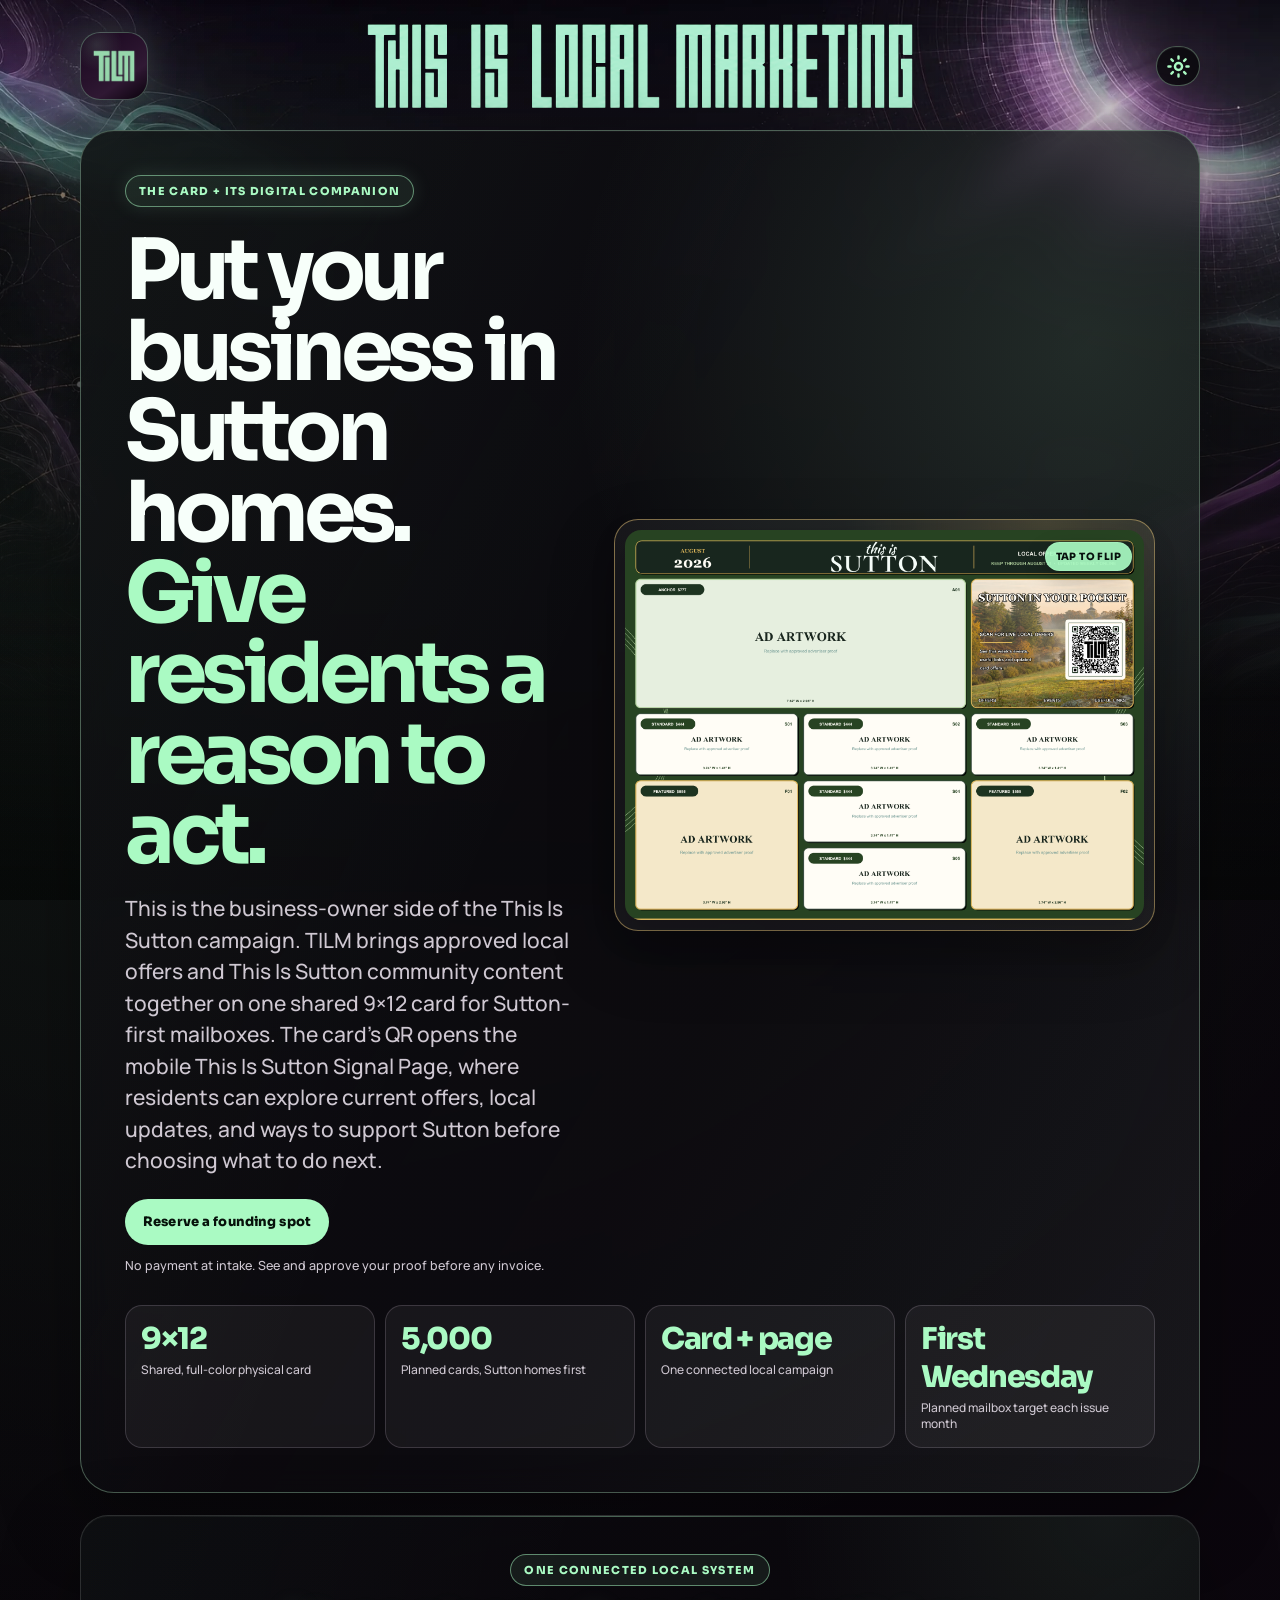
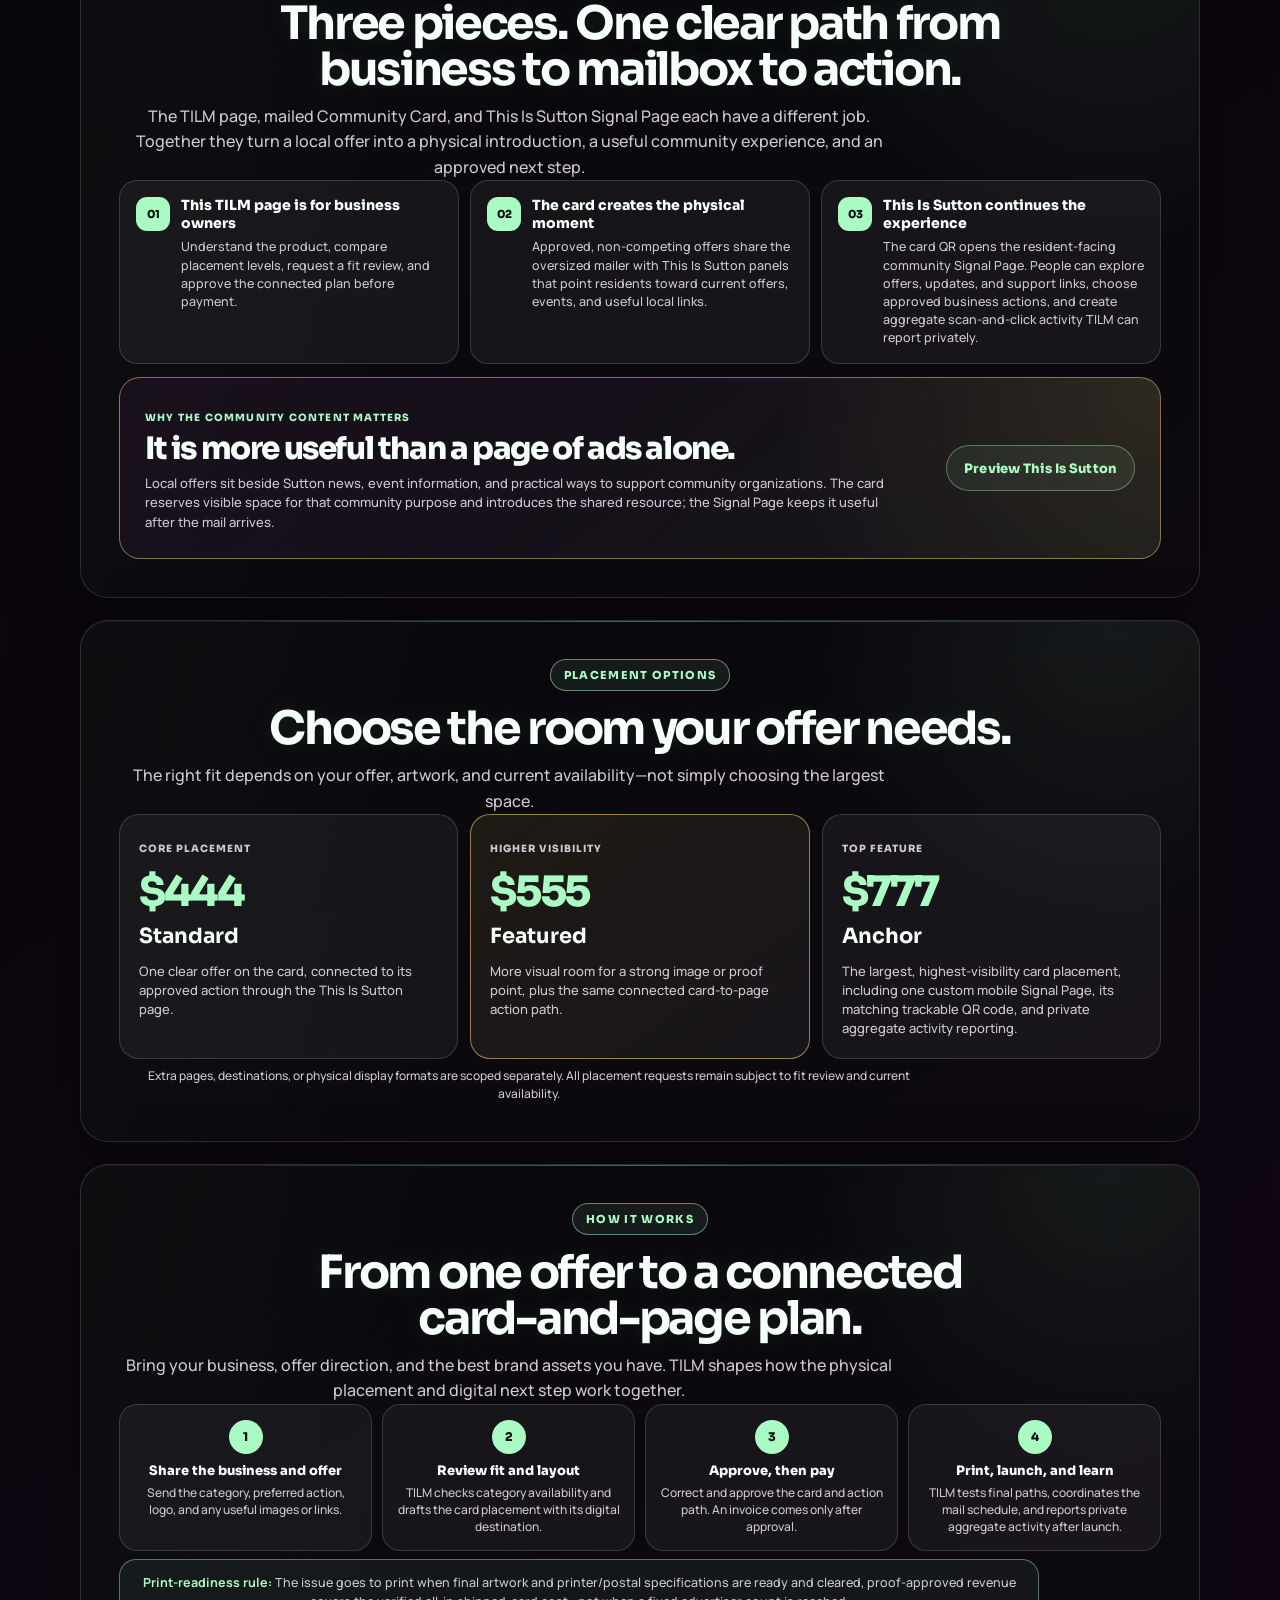
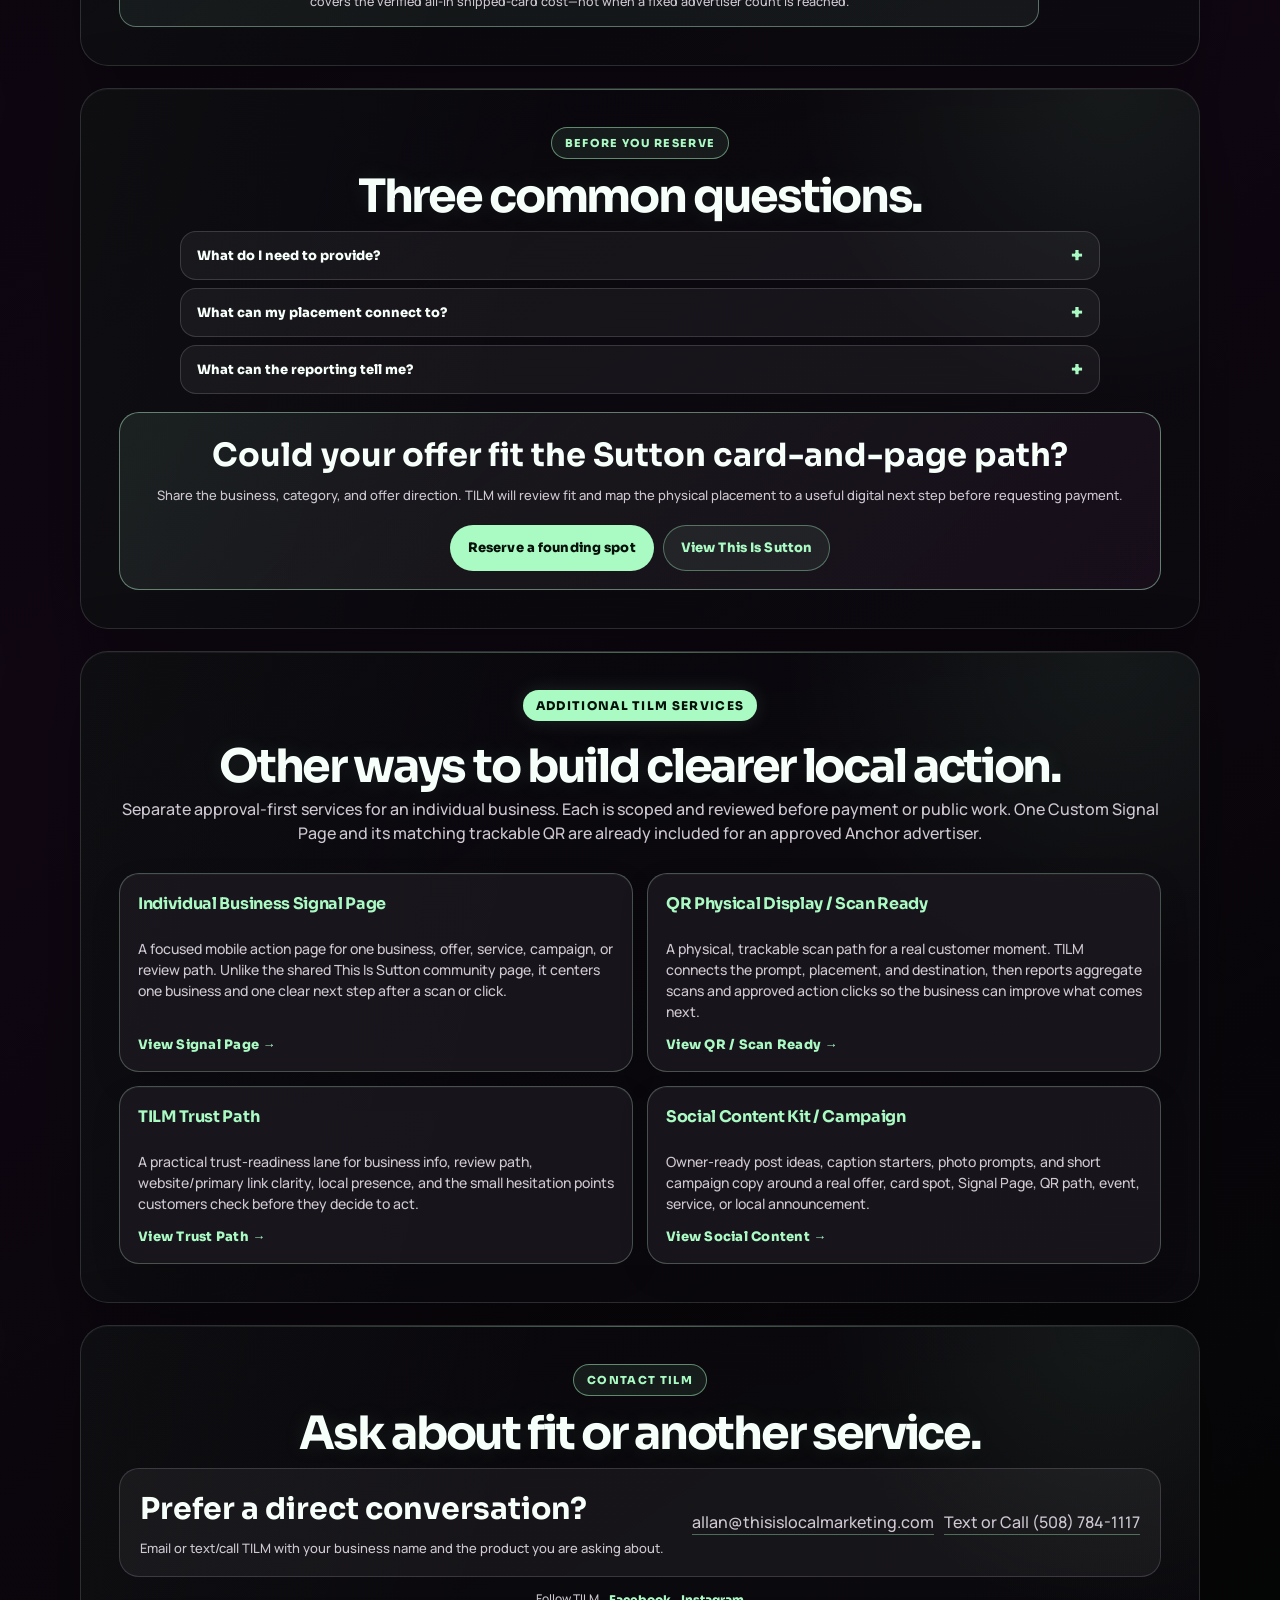
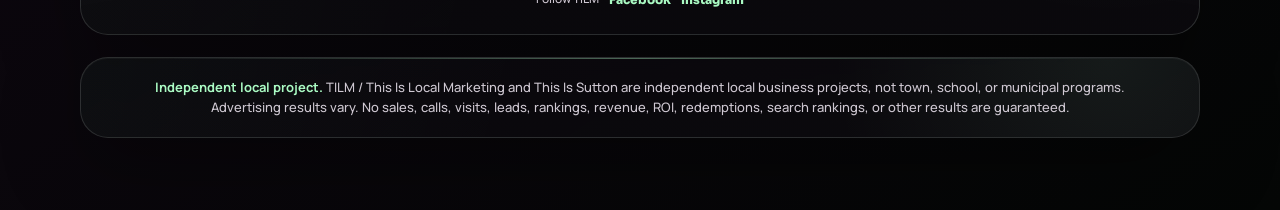
<file: index.html>
<!doctype html>
<html lang="en">
<head>
  <meta charset="utf-8" />
  <meta name="viewport" content="width=device-width,initial-scale=1" />
  <title>TILM | This Is Sutton Community Card + Signal Page</title>
  <meta name="description" content="See how the 9×12 This Is Sutton Community Card and mobile Signal Page work together to connect Sutton residents with local offers, community information, and clear business actions." />
  <link rel="canonical" href="https://thisislocalmarketing.github.io/tilm-signal-pages/" />
  <meta name="robots" content="index,follow" />
  <meta property="og:type" content="website" />
  <meta property="og:title" content="TILM | This Is Sutton Community Card + Signal Page" />
  <meta property="og:description" content="See how the 9×12 This Is Sutton Community Card and mobile Signal Page work together to connect Sutton residents with local offers, community information, and clear business actions." />
  <meta property="og:url" content="https://thisislocalmarketing.github.io/tilm-signal-pages/" />
  <link href="assets/brand/fonts/tilm-local-fonts.css" rel="stylesheet">
  <style>
    :root{
      --bg:#060307;
      --bg2:#140817;
      --surface:#100B14;
      --surface2:#17101D;
      --text:#F7FFFA;
      --muted:#CFC8D2;
      --line:rgba(220,204,224,.18);
      --mint:#AAFAC3;
      --teal:#0C2A24;
      --cyan:#79FFE1;
      --orchid:#301934;
      --violet:#8A5BA3;
      --warm:#F3C969;
      --shadow:rgba(0,0,0,.52);
      --grid:rgba(170,250,195,.032);
      color-scheme:dark;
    }
    body.light{
      --bg:#F7FFFA;
      --bg2:#EDF7F2;
      --surface:#FFFFFF;
      --surface2:#EEF5F2;
      --text:#10211D;
      --muted:#49615A;
      --line:rgba(16,33,29,.14);
      --mint:#0F6D5E;
      --teal:#E3F4ED;
      --cyan:#0E9D88;
      --orchid:#F2E7F5;
      --violet:#6D3D82;
      --warm:#B7791F;
      --shadow:rgba(16,33,29,.13);
      --grid:rgba(15,109,94,.08);
      color-scheme:light;
    }
    *{box-sizing:border-box}
    html{scroll-behavior:smooth}
    body{
      margin:0;min-height:100vh;color:var(--text);
      background:
        radial-gradient(circle at 18% 0,color-mix(in srgb,var(--mint) 14%,transparent),transparent 25%),
        radial-gradient(circle at 82% 8%,color-mix(in srgb,var(--violet) 28%,transparent),transparent 30%),
        radial-gradient(circle at 72% 46%,color-mix(in srgb,var(--orchid) 62%,transparent),transparent 34%),
        linear-gradient(135deg,var(--bg),var(--bg2) 54%,#030304);
      font-family:Manrope,Inter,system-ui,-apple-system,BlinkMacSystemFont,"Segoe UI",sans-serif;
      line-height:1.5;-webkit-font-smoothing:antialiased;
      transition:background .25s ease,color .25s ease;
    }
    body:before{content:"";position:fixed;inset:0;pointer-events:none;background-image:linear-gradient(var(--grid) 1px,transparent 1px),linear-gradient(90deg,var(--grid) 1px,transparent 1px);background-size:36px 36px;mask-image:linear-gradient(to bottom,#000,transparent 78%)}
    a{color:inherit}.wrap{position:relative;width:min(1120px,92vw);margin:28px auto 72px}
    .nav{position:relative;display:flex;align-items:center;justify-content:space-between;gap:18px;min-height:76px;margin-bottom:26px}
    .brand{display:flex;align-items:center;justify-self:start;position:relative;z-index:2}.logo{width:68px;height:68px;border-radius:20px;overflow:hidden;background:radial-gradient(circle at 24% 18%,color-mix(in srgb,var(--mint) 14%,transparent),transparent 34%),linear-gradient(145deg,#17051C,#301934 68%,#0B030D);border:1px solid color-mix(in srgb,var(--mint) 30%,transparent);box-shadow:0 0 42px color-mix(in srgb,var(--mint) 18%,transparent);padding:5px;display:grid;place-items:center}
    .logo img{display:block;width:100%;height:100%;object-fit:contain}.brand-title{position:absolute;left:50%;top:50%;transform:translate(-50%,-50%);width:min(52vw,560px);max-width:calc(100% - 220px);z-index:1}.brand-title img{display:block;width:100%;height:auto;object-fit:contain}body.light .brand-title img{filter:brightness(.34) saturate(1.35)}.nav-actions{position:relative;z-index:2}
    .toggle{border:1px solid var(--line);background:color-mix(in srgb,var(--surface) 88%,transparent);color:var(--mint);border-radius:999px;width:44px;height:40px;display:inline-grid;place-items:center;font-weight:900;cursor:pointer}.mode-icon{font-size:21px;line-height:1;color:var(--mint);text-shadow:0 0 14px color-mix(in srgb,var(--mint) 24%,transparent)}
    .hero{position:relative;overflow:hidden;display:grid;grid-template-columns:1.06fr .84fr;gap:24px;align-items:center;padding:24px 28px;border:1px solid var(--line);border-radius:34px;background:linear-gradient(145deg,color-mix(in srgb,var(--orchid) 58%,transparent),color-mix(in srgb,var(--surface) 88%,transparent) 54%,color-mix(in srgb,var(--teal) 32%,transparent));box-shadow:0 30px 100px var(--shadow)}
    .hero:after{content:"";position:absolute;right:-132px;top:-132px;width:380px;height:380px;border-radius:50%;border:1px solid color-mix(in srgb,var(--mint) 25%,transparent);box-shadow:inset 0 0 90px color-mix(in srgb,var(--mint) 8%,transparent)}.hero>*{position:relative}
    h1{font-family:Sora;font-size:clamp(42px,6.4vw,76px);line-height:.96;letter-spacing:-.065em;margin:18px 0 16px}h1 em{font-style:normal;color:var(--mint)}.lead{font-size:20px;color:var(--muted);max-width:700px;margin:0}
    .system-card{border:1px solid var(--line);border-radius:28px;padding:24px;background:linear-gradient(160deg,color-mix(in srgb,var(--surface2) 80%,transparent),color-mix(in srgb,var(--surface) 72%,transparent));display:flex;flex-direction:column;justify-content:space-between}
    .system-card.compact{min-height:auto;justify-content:center}.hero-stamp{position:relative;overflow:hidden;text-align:left;display:grid;grid-template-rows:auto auto;gap:17px}.hero-stamp:before{content:"";position:absolute;inset:8px;border:1px solid color-mix(in srgb,var(--mint) 18%,transparent);border-radius:24px;pointer-events:none}.promise-block{padding:0 8px}.path-block{padding-top:4px}.promise-lead{font-size:16px;color:var(--text);margin:0 auto;line-height:1.42;text-align:center;max-width:390px}.path-list{display:grid;gap:10px;max-width:410px;margin-inline:auto}.path-list div{display:grid;grid-template-columns:66px 1fr;gap:10px;align-items:center;border:1px solid color-mix(in srgb,var(--mint) 22%,transparent);border-radius:14px;padding:8px 12px;background:linear-gradient(135deg,color-mix(in srgb,var(--mint) 7%,transparent),color-mix(in srgb,var(--violet) 12%,transparent))}.path-list b{font-family:Sora;color:var(--mint);letter-spacing:-.02em}.path-list span{color:var(--muted);font-size:13px}
    .badge{display:inline-flex;align-items:center;gap:7px;border-radius:999px;font:800 12px Sora;letter-spacing:.11em;text-transform:uppercase;color:#06110A;border:1px solid color-mix(in srgb,var(--mint) 42%,transparent);padding:7px 12px;background:var(--mint);width:max-content;margin-inline:auto;box-shadow:0 0 20px color-mix(in srgb,var(--mint) 12%,transparent)}
    .section{margin-top:22px;border:1px solid var(--line);border-radius:28px;background:linear-gradient(145deg,color-mix(in srgb,var(--surface) 88%,transparent),color-mix(in srgb,var(--surface2) 68%,transparent));padding:28px 28px 30px;box-shadow:0 18px 60px color-mix(in srgb,var(--shadow) 34%,transparent)}
    .section-head{display:flex;align-items:center;justify-content:center;text-align:center;gap:20px;margin-bottom:28px}.section-head .badge{margin-bottom:22px}.section h2{font-family:Sora;font-size:clamp(30px,4vw,46px);line-height:1;letter-spacing:-.05em;margin:0;color:var(--text);text-shadow:0 0 22px color-mix(in srgb,var(--mint) 10%,transparent)}.section p{color:var(--muted);margin:8px 0 0}
    .grid-3{display:grid;grid-template-columns:repeat(3,1fr);gap:14px}.grid-2{display:grid;grid-template-columns:repeat(2,1fr);gap:14px}.card{border:1px solid var(--line);border-radius:20px;background:color-mix(in srgb,var(--text) 5%,transparent);padding:18px;min-height:132px}.card.feature{border-color:var(--line);background:color-mix(in srgb,var(--text) 5%,transparent)}.card b{display:block;font-family:Sora;color:var(--mint);letter-spacing:-.02em;margin-bottom:8px}.service-card{display:flex;flex-direction:column;justify-content:space-between;gap:14px;text-decoration:none;transition:transform .18s ease,border-color .18s ease,background .18s ease}.service-card:hover{transform:translateY(-2px);border-color:color-mix(in srgb,var(--mint) 46%,transparent);background:color-mix(in srgb,var(--mint) 7%,transparent)}.service-card span{display:block}.service-cta{margin-top:auto;color:var(--mint);font:850 13px Sora;letter-spacing:.02em}.card span,.card p{color:var(--muted);font-size:14px}.card strong{color:var(--mint)}.contact-link{color:var(--muted);text-decoration:none;border-bottom:1px solid color-mix(in srgb,var(--mint) 38%,transparent)}.contact-link:hover{color:var(--mint)}.social-links{display:flex;flex-wrap:wrap;gap:10px}.social-links a{display:inline-flex;color:var(--muted);text-decoration:none;border:1px solid color-mix(in srgb,var(--mint) 26%,transparent);border-radius:999px;padding:6px 10px;background:color-mix(in srgb,var(--mint) 5%,transparent);font-size:14px}.social-links a:hover{color:var(--mint);border-color:color-mix(in srgb,var(--mint) 50%,transparent)}

    .pilot-intro{max-width:900px;margin:0 auto 20px;text-align:center}.pilot-intro p{font-size:17px}.pilot-intro strong{color:var(--mint)}
    .pilot-signal{display:grid;grid-template-columns:minmax(0,1fr) auto;align-items:center;gap:22px;margin-top:16px;border:1px solid color-mix(in srgb,var(--mint) 32%,transparent);border-radius:22px;padding:20px 22px;background:linear-gradient(135deg,color-mix(in srgb,var(--mint) 10%,transparent),color-mix(in srgb,var(--orchid) 24%,transparent));box-shadow:0 0 34px color-mix(in srgb,var(--mint) 7%,transparent)}.pilot-signal-copy{max-width:770px}.pilot-signal .signal-eyebrow{display:block;color:var(--mint);font:800 11px Sora;letter-spacing:.12em;text-transform:uppercase;margin-bottom:7px}.pilot-signal h3{font-family:Sora;font-size:clamp(23px,2.7vw,31px);line-height:1.05;letter-spacing:-.045em;margin:0;color:var(--text)}.pilot-signal p{font-size:15px;line-height:1.65;margin:8px 0 0}.pilot-signal a{display:inline-flex;align-items:center;justify-content:center;white-space:nowrap;text-decoration:none;border:1px solid color-mix(in srgb,var(--mint) 42%,transparent);border-radius:999px;padding:11px 15px;background:var(--mint);color:#06110A;font:850 13px Sora;letter-spacing:.02em;box-shadow:0 10px 28px color-mix(in srgb,var(--mint) 14%,transparent)}.pilot-signal a:hover{transform:translateY(-1px)}
    .cta-strip{display:flex;justify-content:space-between;align-items:center;gap:18px;margin-top:16px;border:1px solid color-mix(in srgb,var(--mint) 24%,transparent);border-radius:20px;padding:16px 18px;background:linear-gradient(135deg,color-mix(in srgb,var(--mint) 8%,transparent),color-mix(in srgb,var(--orchid) 26%,transparent))}.cta-strip b{display:block;font-family:Sora;color:var(--mint);margin-bottom:4px}.cta-strip span{color:var(--muted);font-size:14px}.cta-strip a{flex:0 0 auto;text-decoration:none;border:1px solid color-mix(in srgb,var(--mint) 38%,transparent);border-radius:999px;padding:10px 13px;background:var(--mint);color:#06110A;font:850 13px Sora;letter-spacing:.02em}
    .contact-panel{display:grid;grid-template-columns:1fr .92fr .86fr;gap:12px;align-items:stretch;border:1px solid color-mix(in srgb,var(--mint) 26%,transparent);border-radius:22px;padding:14px;background:linear-gradient(135deg,color-mix(in srgb,var(--mint) 8%,transparent),color-mix(in srgb,var(--orchid) 28%,transparent));box-shadow:0 0 34px color-mix(in srgb,var(--mint) 7%,transparent)}.contact-primary,.contact-block{border:1px solid var(--line);border-radius:18px;background:color-mix(in srgb,var(--text) 5%,transparent);padding:14px;display:flex;flex-direction:column;align-items:center;justify-content:center;text-align:center;min-height:118px}.contact-primary h3,.contact-block h3{font-family:Sora;font-size:clamp(22px,2.35vw,28px);line-height:1.02;letter-spacing:-.045em;margin:7px 0 0;color:var(--text)}.contact-primary p,.contact-block p{color:var(--muted);font-size:14px;margin:0}.contact-eyebrow{display:inline-flex;color:var(--mint);font:800 11px Sora;letter-spacing:.12em;text-transform:uppercase}.contact-actions,.contact-links{display:flex;flex-wrap:wrap;justify-content:center;gap:10px;margin-top:14px}.contact-button{display:inline-flex;align-items:center;justify-content:center;text-decoration:none;border-radius:999px;padding:10px 14px;font:850 13px Sora;letter-spacing:.02em}.contact-button.primary{background:var(--mint);border:1px solid color-mix(in srgb,var(--mint) 44%,transparent);color:#06110A}.contact-button.secondary{color:var(--muted);border:1px solid color-mix(in srgb,var(--mint) 28%,transparent);background:color-mix(in srgb,var(--mint) 5%,transparent)}.contact-button.secondary:hover{color:var(--mint);border-color:color-mix(in srgb,var(--mint) 52%,transparent)}.contact-block b{display:block;font-family:Sora;color:var(--mint);letter-spacing:-.02em;margin-bottom:0}.contact-block .contact-link{display:inline-flex;width:max-content;max-width:100%;margin:0}.contact-block .social-links{justify-content:center;align-items:center;flex-direction:column;margin-top:14px}
    .compact-claims{padding:20px 28px}.compact-claims p{font-size:13px;text-align:center;max-width:980px;margin:0 auto;color:var(--muted)}.compact-claims strong{color:var(--mint)}#contact{padding-bottom:26px}.form-access-note{display:block;max-width:66ch!important;margin:10px auto 0!important;color:var(--muted)!important;font-size:11px!important;line-height:1.5!important}.form-access-note a{color:var(--mint);font-weight:850}
    @media(max-width:900px){.hero,.grid-2,.contact-panel,.pilot-signal{grid-template-columns:1fr}.grid-3{grid-template-columns:1fr}.cta-strip{display:grid}.pilot-signal a{width:max-content}.section-head{display:block}.nav{align-items:flex-start}.nav>div:last-child{text-align:right}}
    @media(max-width:560px){.wrap{width:min(94vw,1120px);margin-top:16px}.hero,.section{border-radius:24px;padding:21px}.nav{min-height:64px;gap:10px}.toggle{margin-top:0}.logo{width:58px;height:58px}.brand-title{width:min(64vw,270px);max-width:none}h1{font-size:39px}.lead{font-size:17px}}
  </style>
  <link rel="preload" as="image" href="assets/brand/backgrounds/tilm-bg-main-signal-gateway-dark-2026-07-15.webp" type="image/webp" media="(min-width: 701px)">
<link rel="preload" as="image" href="assets/brand/backgrounds/tilm-bg-mobile-signal-network-dark-2026-07-16.webp" type="image/webp" media="(max-width: 700px)">
  <link rel="stylesheet" href="assets/brand/backgrounds/tilm-premium-system-v1.css">
  <link rel="stylesheet" href="assets/brand/backgrounds/tilm-main-community-card-v1.css">
<style id="tilm-wordmark-cache-reset">.tilm-page .brand-title img{content:normal!important}</style></head>
<body class="tilm-page tilm-page-main">
  <main class="wrap">
    <nav class="nav" aria-label="Page controls">
      <div class="brand"><div class="logo" aria-label="Mint TILM logo"><img src="assets/brand/tilm-logo-mint-square-web-2026-07-05.png" alt="Mint TILM logo" width="900" height="900" /></div></div>
      <div class="brand-title"><img src="assets/brand/tilm-full-wordmark-spacing-fixed-v4-2026-07-27.png" alt="This Is Local Marketing"></div>
      <div class="nav-actions"><button class="toggle" id="modeToggle" type="button" aria-label="Switch to light mode" title="Switch to light mode"><span class="mode-icon" aria-hidden="true">☼</span></button></div>
    </nav>

    <section class="hero sales-hero" aria-labelledby="hero-title">
      <div class="sales-copy">
        <span class="badge">The card + its digital companion</span>
        <h1 id="hero-title">Put your business in Sutton homes. <em>Give residents a reason to act.</em></h1>
        <p class="lead">This is the business-owner side of the This Is Sutton campaign. TILM brings approved local offers and This Is Sutton community content together on one shared 9×12 card for Sutton-first mailboxes. The card’s QR opens the mobile This Is Sutton Signal Page, where residents can explore current offers, local updates, and ways to support Sutton before choosing what to do next.</p>
        <div class="hero-actions">
          <a class="sales-button primary" href="https://docs.google.com/forms/d/e/1FAIpQLSdHepFKXU30rinx8aT_w94Xa5g8POqrdkYuu0Fn06JJw9cvgw/viewform" target="_blank" rel="noopener">Reserve a founding spot</a>
        </div>
        <p class="micro-proof">No payment at intake. See and approve your proof before any invoice.</p>
      </div>
      <figure class="card-hero-preview">
        <button class="card-flip" type="button" data-card-flip aria-pressed="false" aria-label="Show the back of the Community Card">
          <span class="card-flip-stage" aria-hidden="true">
            <img class="card-face card-face-front" src="assets/mockups/this-is-sutton-community-card-front.png" alt="" width="1800" height="1350">
            <img class="card-face card-face-back" src="assets/mockups/this-is-sutton-community-card-back.png" alt="" width="1800" height="1350">
          </span>
          <span class="card-flip-hint" aria-hidden="true">Tap to flip</span>
        </button>
      </figure>
      <div class="fact-rail" aria-label="Community Card facts">
        <div><strong>9×12</strong><span>Shared, full-color physical card</span></div>
        <div><strong>5,000</strong><span>Planned cards, Sutton homes first</span></div>
        <div><strong>Card + page</strong><span>One connected local campaign</span></div>
        <div><strong>First Wednesday</strong><span>Planned mailbox target each issue month</span></div>
      </div>
    </section>

    <section class="section sales-section connected-system" id="card-basics">
      <span class="section-kicker">One connected local system</span>
      <h2>Three pieces. One clear path from business to mailbox to action.</h2>
      <p class="section-intro-sales">The TILM page, mailed Community Card, and This Is Sutton Signal Page each have a different job. Together they turn a local offer into a physical introduction, a useful community experience, and an approved next step.</p>
      <div class="benefit-grid">
        <article class="benefit-card"><span class="benefit-mark">01</span><div><b>This TILM page is for business owners</b><p>Understand the product, compare placement levels, request a fit review, and approve the connected plan before payment.</p></div></article>
        <article class="benefit-card"><span class="benefit-mark">02</span><div><b>The card creates the physical moment</b><p>Approved, non-competing offers share the oversized mailer with This Is Sutton panels that point residents toward current offers, events, and useful local links.</p></div></article>
        <article class="benefit-card"><span class="benefit-mark">03</span><div><b>This Is Sutton continues the experience</b><p>The card QR opens the resident-facing community Signal Page. People can explore offers, updates, and support links, choose approved business actions, and create aggregate scan-and-click activity TILM can report privately.</p></div></article>
      </div>
      <div class="community-callout">
        <div>
          <span class="community-eyebrow">Why the community content matters</span>
          <h3>It is more useful than a page of ads alone.</h3>
          <p>Local offers sit beside Sutton news, event information, and practical ways to support community organizations. The card reserves visible space for that community purpose and introduces the shared resource; the Signal Page keeps it useful after the mail arrives.</p>
        </div>
        <a class="sales-button" href="sutton/">Preview This Is Sutton</a>
      </div>
    </section>

    <section class="section sales-section" id="pricing">
      <span class="section-kicker">Placement options</span>
      <h2>Choose the room your offer needs.</h2>
      <p class="section-intro-sales">The right fit depends on your offer, artwork, and current availability—not simply choosing the largest space.</p>
      <div class="tier-grid">
        <article class="tier-card">
          <span class="tier-count">Core placement</span>
          <strong>$444</strong>
          <h3>Standard</h3>
          <p>One clear offer on the card, connected to its approved action through the This Is Sutton page.</p>
        </article>
        <article class="tier-card featured">
          <span class="tier-count">Higher visibility</span>
          <strong>$555</strong>
          <h3>Featured</h3>
          <p>More visual room for a strong image or proof point, plus the same connected card-to-page action path.</p>
        </article>
        <article class="tier-card">
          <span class="tier-count">Top feature</span>
          <strong>$777</strong>
          <h3>Anchor</h3>
          <p>The largest, highest-visibility card placement, including one custom mobile Signal Page, its matching trackable QR code, and private aggregate activity reporting.</p>
        </article>
      </div>
      <p class="tier-note">Extra pages, destinations, or physical display formats are scoped separately. All placement requests remain subject to fit review and current availability.</p>
    </section>

    <section class="section sales-section" id="process">
      <span class="section-kicker">How it works</span>
      <h2>From one offer to a connected card-and-page plan.</h2>
      <p class="section-intro-sales">Bring your business, offer direction, and the best brand assets you have. TILM shapes how the physical placement and digital next step work together.</p>
      <div class="process-grid">
        <article class="process-step"><span class="step-num">1</span><b>Share the business and offer</b><p>Send the category, preferred action, logo, and any useful images or links.</p></article>
        <article class="process-step"><span class="step-num">2</span><b>Review fit and layout</b><p>TILM checks category availability and drafts the card placement with its digital destination.</p></article>
        <article class="process-step"><span class="step-num">3</span><b>Approve, then pay</b><p>Correct and approve the card and action path. An invoice comes only after approval.</p></article>
        <article class="process-step"><span class="step-num">4</span><b>Print, launch, and learn</b><p>TILM tests final paths, coordinates the mail schedule, and reports private aggregate activity after launch.</p></article>
      </div>
      <p class="readiness-note"><strong>Print-readiness rule:</strong> The issue goes to print when final artwork and printer/postal specifications are ready and cleared, proof-approved revenue covers the verified all-in shipped-card cost—not when a fixed advertiser count is reached.</p>
    </section>

    <section class="section sales-section" id="questions">
      <span class="section-kicker">Before you reserve</span>
      <h2>Three common questions.</h2>
      <div class="faq-list">
        <details>
          <summary>What do I need to provide?</summary>
          <p>Your logo, business contact or preferred action, one offer or message, and any useful photos or brand assets you already have. TILM uses that material to shape the proposed placement for your approval.</p>
        </details>
        <details>
          <summary>What can my placement connect to?</summary>
          <p>The shared card introduces the This Is Sutton page. From there, an approved business path can open an offer, call, menu, booking page, directions, quote request, or another useful next step. The exact route is confirmed in the proof.</p>
        </details>
        <details>
          <summary>What can the reporting tell me?</summary>
          <p>TILM can report aggregate card scans and approved action clicks to show what attracted attention. Reports do not include IP addresses or full referrer URLs, and activity does not prove completed calls, bookings, visits, or sales.</p>
        </details>
      </div>
      <div class="reserve-panel">
        <div><h3>Could your offer fit the Sutton card-and-page path?</h3><p>Share the business, category, and offer direction. TILM will review fit and map the physical placement to a useful digital next step before requesting payment.</p></div>
        <div class="reserve-actions">
          <a class="sales-button primary" href="https://docs.google.com/forms/d/e/1FAIpQLSdHepFKXU30rinx8aT_w94Xa5g8POqrdkYuu0Fn06JJw9cvgw/viewform" target="_blank" rel="noopener">Reserve a founding spot</a>
          <a class="sales-button" href="sutton/">View This Is Sutton</a>
        </div>
      </div>
    </section>

    <section class="section sales-section" id="products">
      <div class="section-head"><div><span class="badge">Additional TILM services</span><h2>Other ways to build clearer local action.</h2><p>Separate approval-first services for an individual business. Each is scoped and reviewed before payment or public work. One Custom Signal Page and its matching trackable QR are already included for an approved Anchor advertiser.</p></div></div>
      <div class="grid-2">
        <a class="card feature service-card" href="services/signal-page/"><b>Individual Business Signal Page</b><span>A focused mobile action page for one business, offer, service, campaign, or review path. Unlike the shared This Is Sutton community page, it centers one business and one clear next step after a scan or click.</span><em class="service-cta">View Signal Page →</em></a>
        <a class="card service-card" href="services/qr-scan-ready/"><b>QR Physical Display / Scan Ready</b><span>A physical, trackable scan path for a real customer moment. TILM connects the prompt, placement, and destination, then reports aggregate scans and approved action clicks so the business can improve what comes next.</span><em class="service-cta">View QR / Scan Ready →</em></a>
        <a class="card service-card" href="services/trust-path/"><b>TILM Trust Path</b><span>A practical trust-readiness lane for business info, review path, website/primary link clarity, local presence, and the small hesitation points customers check before they decide to act.</span><em class="service-cta">View Trust Path →</em></a>
        <a class="card service-card" href="services/social-content/"><b>Social Content Kit / Campaign</b><span>Owner-ready post ideas, caption starters, photo prompts, and short campaign copy around a real offer, card spot, Signal Page, QR path, event, service, or local announcement.</span><em class="service-cta">View Social Content →</em></a>
      </div>
    </section>

    <section class="section sales-section" id="contact">
      <span class="section-kicker">Contact TILM</span>
      <h2>Ask about fit or another service.</h2>
      <div class="compact-contact-panel">
        <div><h3>Prefer a direct conversation?</h3><p>Email or text/call TILM with your business name and the product you are asking about.</p></div>
        <div class="contact-links">
          <a class="contact-link" href="mailto:allan@thisislocalmarketing.com">allan@thisislocalmarketing.com</a>
          <a class="contact-link" href="tel:+15087841117">Text or Call (508) 784-1117</a>
        </div>
      </div>
      <div class="social-row"><span>Follow TILM</span><a href="https://www.facebook.com/ThisIsLocalMarketing/" target="_blank" rel="noopener">Facebook</a><a href="https://www.instagram.com/thisislocalmarketing/" target="_blank" rel="noopener">Instagram</a></div>
    </section>

    <section class="section compact-claims" aria-label="Project independence and results note">
      <p><strong>Independent local project.</strong> TILM / This Is Local Marketing and This Is Sutton are independent local business projects, not town, school, or municipal programs. Advertising results vary. No sales, calls, visits, leads, rankings, revenue, ROI, redemptions, search rankings, or other results are guaranteed.</p>
    </section>
  <a class="mobile-quick-cta" href="https://docs.google.com/forms/d/e/1FAIpQLSdHepFKXU30rinx8aT_w94Xa5g8POqrdkYuu0Fn06JJw9cvgw/viewform" target="_blank" rel="noopener" data-mobile-cta aria-hidden="true" tabindex="-1">Reserve a founding spot</a></main>
  <script>
    const btn=document.getElementById('modeToggle');
    btn.addEventListener('click',()=>{
      document.body.classList.toggle('light');
      const light=document.body.classList.contains('light');
      btn.innerHTML='<span class="mode-icon" aria-hidden="true">'+(light?'☾':'☼')+'</span>';
      btn.setAttribute('aria-label',light?'Switch to dark mode':'Switch to light mode');
      btn.title=light?'Switch to dark mode':'Switch to light mode';
    });
    const cardFlip=document.querySelector('[data-card-flip]');
    cardFlip?.addEventListener('click',()=>{
      const flipped=cardFlip.classList.toggle('is-flipped');
      cardFlip.setAttribute('aria-pressed',String(flipped));
      cardFlip.setAttribute('aria-label',flipped?'Show the front of the Community Card':'Show the back of the Community Card');
    });
  </script>
<script src="assets/js/tilm-mobile-experience.js"></script></body>
</html>
</file>
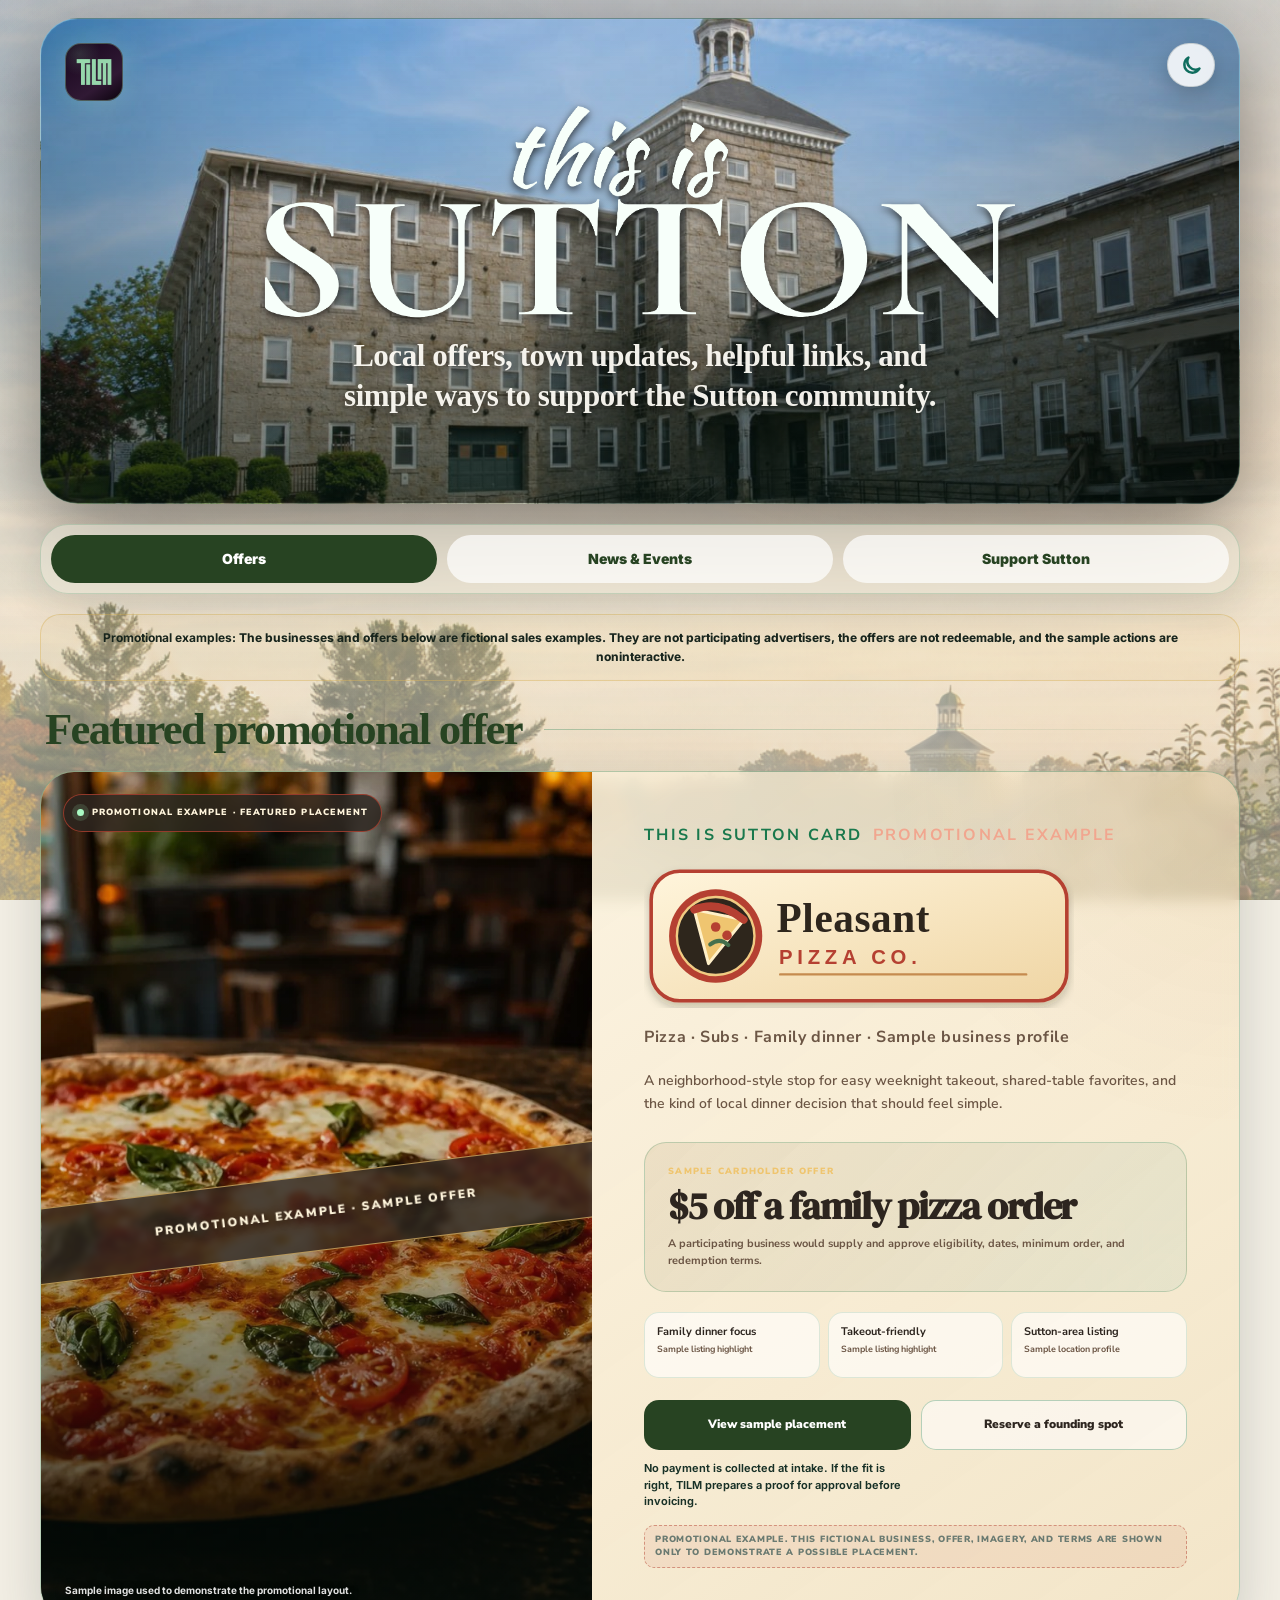
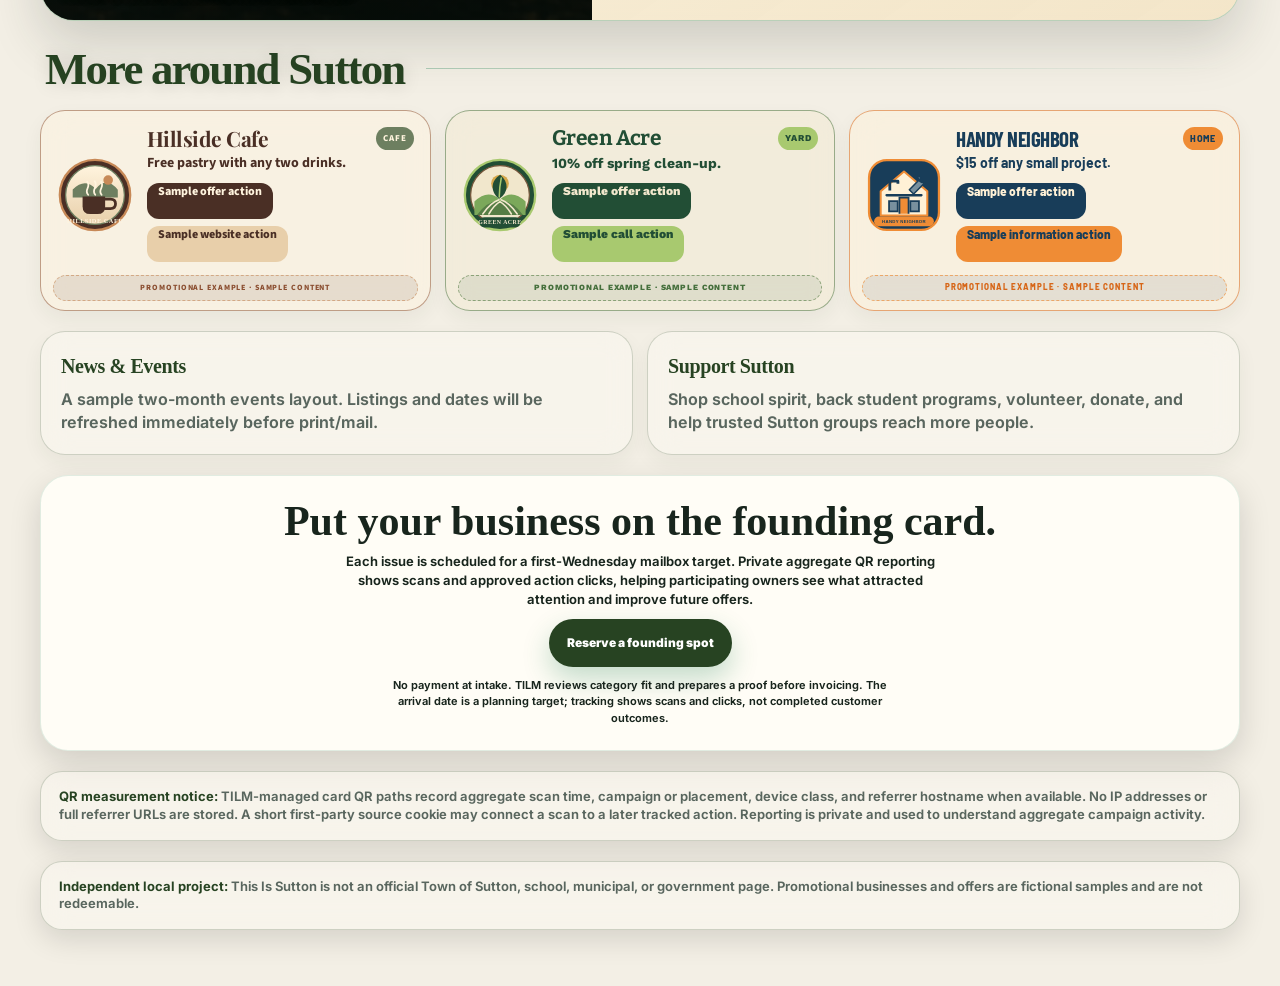
<file: sutton/index.html>
<!doctype html>
<html lang="en">
<head>
  <meta charset="utf-8" />
  <meta name="viewport" content="width=device-width,initial-scale=1" />
  <meta name="color-scheme" content="dark light" />
  <title>This Is Sutton — Local Offers &amp; Community Links</title>
  <meta name="description" content="Explore clearly labeled promotional advertiser examples, Sutton community links, and the This Is Sutton founding card opportunity." />
  <link rel="canonical" href="https://thisislocalmarketing.github.io/tilm-signal-pages/sutton/" />
  <meta name="robots" content="index,follow" />
  <meta property="og:type" content="website" />
  <meta property="og:title" content="This Is Sutton — Local Offers & Community Links" />
  <meta property="og:description" content="Explore clearly labeled promotional advertiser examples, Sutton community links, and the This Is Sutton founding card opportunity." />
  <meta property="og:url" content="https://thisislocalmarketing.github.io/tilm-signal-pages/sutton/" />
  <link href="../assets/brand/this-is-sutton/fonts/sutton-local-fonts.css" rel="stylesheet">
  <style>
    :root{
      --green:#00713D;--deep:#006D37;--leaf:#338E66;--sage:#A1C8B4;--tan:#C9B18B;--paper:#F7F4EA;--ink:#1F2F27;--cream:#FFFDF6;
      --page-bg:linear-gradient(145deg,#071611,#10281f 62%,#1d3a2d);
      --page-art:url('../assets/brand/this-is-sutton/sutton-rural-mill-background-dark-2026-07-12.png');
      --page-art-overlay:linear-gradient(180deg,rgba(4,16,12,.16),rgba(5,19,14,.26) 52%,rgba(5,20,14,.48));
      --surface:#101c17;--surface-2:#15251e;--tabs-bg:#0d241b;--tab-bg:#182e24;--tab-text:#d7eadf;--tab-border:#254737;
      --section-title:#d8eadf;--feature-bg:linear-gradient(150deg,#162a21,#20392d);--feature-border:rgba(161,200,180,.32);
      --card-bg:#15251e;--card-border:#284437;--body-text:#d8e7df;--muted-text:#b6c9bf;--pill-bg:#203a2e;--soft-btn-bg:#213b2f;
      --bottom-bg:#14261e;--bottom-border:#2f4d3f;--bottom-text:#c0d4ca;--shadow:0 28px 80px rgba(0,0,0,.52);--card-shadow:0 8px 24px rgba(0,0,0,.22);
      --hero-image:url('../assets/brand/this-is-sutton/manchaug_mills_night_final.jpg');
      --hero-overlay:linear-gradient(180deg,rgba(5,15,24,.14),rgba(5,15,24,.32) 46%,rgba(6,24,17,.74));
      --hero-shine:radial-gradient(circle at 50% 10%,rgba(255,253,246,.10),transparent 36%),linear-gradient(90deg,rgba(0,0,0,.30),transparent 28%,transparent 70%,rgba(0,0,0,.32));
      color-scheme:dark;
    }
    body[data-theme="light"]{
      --page-bg:linear-gradient(145deg,#dfe8dc,#f2ead8 65%,#a1c8b4);--page-art:url('../assets/brand/this-is-sutton/sutton-rural-mill-background-light-2026-07-12.png');--page-art-overlay:linear-gradient(180deg,rgba(247,244,234,.08),rgba(247,244,234,.20) 56%,rgba(231,235,221,.48));--surface:var(--cream);--surface-2:#fbfaf3;--tabs-bg:#edf5ed;--tab-bg:#fff;--tab-text:var(--deep);--tab-border:#d8e6d8;
      --section-title:var(--deep);--feature-bg:linear-gradient(150deg,#f7f4ea,#e7ddc7);--feature-border:rgba(0,113,61,.30);--card-bg:#fff;--card-border:#e3dccd;--body-text:#3c453f;--muted-text:#465249;--pill-bg:#edf5ed;--soft-btn-bg:#eef4eb;
      --bottom-bg:#f1f6ee;--bottom-border:#d7e5d7;--bottom-text:#4b5750;--shadow:0 28px 80px rgba(31,47,39,.30);--card-shadow:0 8px 20px rgba(31,47,39,.055);
      --hero-image:url('../assets/brand/this-is-sutton/manchaug_mills_day_final.jpg');
      --hero-overlay:linear-gradient(180deg,rgba(11,42,31,.04),rgba(10,38,28,.18) 44%,rgba(6,24,17,.58));
      --hero-shine:radial-gradient(circle at 50% 6%,rgba(255,253,246,.18),transparent 38%),linear-gradient(90deg,rgba(0,0,0,.18),transparent 26%,transparent 72%,rgba(0,0,0,.22));
      color-scheme:light;
    }
    *{box-sizing:border-box;margin:0;padding:0}
    html{scroll-behavior:smooth}
    body{min-height:100vh;background-color:#071611;background-image:var(--page-art-overlay),var(--page-art),var(--page-bg);background-size:cover,cover,cover;background-position:center,center bottom,center;background-attachment:fixed;color:var(--body-text);font-family:Inter,system-ui,-apple-system,Segoe UI,sans-serif;transition:background-color .2s ease,color .2s ease;line-height:1.45;-webkit-font-smoothing:antialiased}
    body:before{content:"";position:fixed;inset:0;pointer-events:none;background-image:linear-gradient(rgba(161,200,180,.035) 1px,transparent 1px),linear-gradient(90deg,rgba(161,200,180,.035) 1px,transparent 1px);background-size:36px 36px;mask-image:linear-gradient(to bottom,#000,transparent 78%)}
    body[data-theme="light"]:before{background-image:linear-gradient(rgba(0,113,61,.07) 1px,transparent 1px),linear-gradient(90deg,rgba(0,113,61,.07) 1px,transparent 1px)}
    .page{position:relative;width:min(1180px,94vw);margin:24px auto 46px;display:grid;gap:18px}
    .hero{position:relative;min-height:min(54vh,560px);border:1px solid rgba(161,200,180,.26);border-radius:38px;overflow:hidden;color:white;background-image:var(--hero-overlay),var(--hero-image);background-size:cover;background-position:center 47%;box-shadow:var(--shadow);display:grid;align-items:end;padding:28px}
    .hero:before{content:"";position:absolute;inset:0;background:var(--hero-shine);pointer-events:none}.hero>*{position:relative;z-index:2}
    .hero-top{position:absolute;top:24px;left:24px;right:24px;display:flex;justify-content:space-between;align-items:flex-start;z-index:3}.tilm-logo{width:58px;height:58px;border-radius:16px;overflow:hidden;background:radial-gradient(circle at 24% 18%,rgba(170,250,195,.14),transparent 34%),linear-gradient(145deg,#17051C,#301934 68%,#0B030D);border:1px solid rgba(170,250,195,.30);box-shadow:0 0 28px rgba(170,250,195,.20);padding:4px;display:grid;place-items:center}.tilm-logo img{display:block;width:100%;height:100%;object-fit:contain}
    .theme-toggle{border:1px solid rgba(255,253,246,.38);background:rgba(16,28,23,.62);color:#aafac3;border-radius:999px;width:48px;height:44px;display:inline-grid;place-items:center;font-weight:900;cursor:pointer;box-shadow:0 8px 20px rgba(0,0,0,.18);backdrop-filter:blur(6px)}body[data-theme="light"] .theme-toggle{background:rgba(255,255,255,.86);color:#0F6D5E;border-color:rgba(16,33,29,.16)}.theme-toggle:focus-visible{outline:3px solid rgba(170,250,195,.56);outline-offset:3px}.mode-icon{font-size:22px;line-height:1;color:inherit;text-shadow:0 0 14px rgba(170,250,195,.24)}
    .hero-inner{width:min(760px,100%);margin:76px auto 18px;text-align:center}.brand-logo{display:block;width:min(560px,96%);height:auto;margin:0 auto 16px;filter:drop-shadow(0 3px 4px rgba(0,0,0,.76)) drop-shadow(0 0 8px rgba(255,255,255,.20))}.brand-text-fallback{position:absolute;width:1px;height:1px;overflow:hidden;clip:rect(0 0 0 0);white-space:nowrap;clip-path:inset(50%)}h1{font-size:clamp(18px,2.2vw,27px);line-height:1.3;margin:0 auto;font-weight:850;color:rgba(255,253,246,.94);max-width:720px;text-wrap:balance;text-shadow:0 2px 10px rgba(0,0,0,.58)}
    .tabs{display:grid;grid-template-columns:repeat(3,1fr);gap:10px;padding:14px;background:var(--tabs-bg);border:1px solid var(--tab-border);border-radius:28px;box-shadow:0 14px 38px rgba(0,0,0,.16)}.tab{border:0;border-radius:999px;min-height:50px;font-size:14px;font-weight:950;color:var(--tab-text);background:var(--tab-bg);font-family:inherit}.tab.active{background:var(--deep);color:white}body[data-theme="dark"] .tab.active{background:#a1c8b4;color:#10231b}
    .content{display:grid;gap:18px}.section-head{display:flex;align-items:end;justify-content:space-between;gap:18px;margin:4px 4px 0}.section-head h2{font-family:Georgia,serif;font-size:clamp(30px,3.5vw,48px);letter-spacing:-.04em;color:var(--section-title)}
    .feature{display:grid;grid-template-columns:minmax(0,1fr) auto;gap:20px;align-items:center;background:var(--feature-bg);border:1px solid var(--feature-border);border-radius:30px;padding:24px;box-shadow:var(--card-shadow);color:var(--body-text)}.label{font-size:11px;letter-spacing:.15em;text-transform:uppercase;color:var(--deep);font-weight:950;margin-bottom:10px}body[data-theme="dark"] .label{color:#a1c8b4}.feature h3{font-family:Georgia,serif;font-size:clamp(34px,4.8vw,66px);line-height:.95;letter-spacing:-.04em;margin-bottom:8px;color:var(--body-text)}.feature p{font-size:16px;line-height:1.42;color:var(--muted-text);font-weight:650}.actions{display:flex;flex-wrap:wrap;gap:10px}.btn,.micro .sample-action{border:0;border-radius:16px;min-height:50px;font-weight:950;font-size:14px;font-family:inherit;padding:0 18px}.primary{background:var(--green);color:white}.ghost{background:var(--tab-bg);border:1px solid rgba(0,113,61,.28);color:var(--tab-text)}body[data-theme="dark"] .ghost{border-color:#3d6652}
    .offer-grid{display:grid;grid-template-columns:repeat(3,1fr);gap:14px}.offer{display:grid;grid-template-columns:64px 1fr;gap:14px;align-items:center;background:var(--card-bg);border:1px solid var(--card-border);border-radius:25px;padding:16px;box-shadow:var(--card-shadow);color:var(--body-text)}.badge{width:64px;height:64px;border-radius:20px;background:linear-gradient(150deg,#21392e,#14261e);display:grid;place-items:center;font-size:28px;border:1px solid #335545}body[data-theme="light"] .badge{background:linear-gradient(150deg,#eff7ef,#f3ead9);border-color:#dce4d8}.row{display:flex;justify-content:space-between;gap:8px;align-items:center;margin-bottom:4px}.row h3{font-size:18px;line-height:1.1;color:var(--body-text)}.cat{font-size:9px;text-transform:uppercase;letter-spacing:.09em;font-weight:950;color:var(--tab-text);background:var(--pill-bg);border-radius:999px;padding:5px 7px}.deal{font-size:14px;line-height:1.35;color:var(--body-text);font-weight:650;margin-bottom:10px}.micro{display:flex;gap:7px;flex-wrap:wrap}.micro .sample-action{min-height:36px;border-radius:12px;padding:0 11px;font-size:12px;background:var(--soft-btn-bg);color:var(--tab-text)}.micro .sample-action:first-child{background:var(--deep);color:white}body[data-theme="dark"] .micro .sample-action:first-child{background:#a1c8b4;color:#10231b}
    .info-row{display:grid;grid-template-columns:1fr 1fr;gap:14px}.info-card{background:var(--card-bg);border:1px solid var(--card-border);border-radius:25px;padding:20px;color:var(--body-text);box-shadow:var(--card-shadow)}.info-card b{display:block;color:var(--tab-text);font-size:18px;margin-bottom:7px}.info-card p{color:var(--muted-text);font-weight:650}.bottom{background:var(--bottom-bg);border:1px solid var(--bottom-border);color:var(--bottom-text);border-radius:22px;padding:14px 16px;font-size:13px;line-height:1.35;font-weight:650}.bottom b{color:var(--tab-text)}
    @media(max-width:850px){.hero{min-height:430px;padding:22px}.hero-top{top:18px;left:18px;right:18px}.tilm-logo{width:48px;height:48px}.hero-inner{margin-top:64px}.tabs{grid-template-columns:1fr}.feature{grid-template-columns:1fr}.offer-grid,.info-row{grid-template-columns:1fr}.actions{display:grid;grid-template-columns:1fr 1fr}.brand-logo{width:min(430px,96%)}}
    @media(max-width:520px){.page{width:min(94vw,1180px);margin-top:12px}.hero{border-radius:28px;min-height:380px}.tabs{border-radius:22px}.feature,.offer,.info-card{border-radius:22px}.actions{grid-template-columns:1fr}.brand-logo{width:min(330px,96%)}h1{font-size:15px}.section-head h2{font-size:28px}.feature h3{font-size:32px}}

    /* Sutton R&D background + expanded featured-business showcase. */
    body[data-theme="light"]{background-color:#f3efe5}
    .feature{position:relative;display:grid;grid-template-columns:minmax(0,.92fr) minmax(0,1.08fr);gap:0;align-items:stretch;min-height:500px;padding:0;overflow:hidden;border-radius:34px;background:rgba(13,35,26,.93);border-color:rgba(161,200,180,.42);box-shadow:0 22px 60px rgba(0,0,0,.30);backdrop-filter:blur(8px)}
    .feature-media{position:relative;min-width:0;min-height:500px;background-image:linear-gradient(180deg,rgba(4,12,8,.05),rgba(4,12,8,.12) 46%,rgba(4,12,8,.82)),url('../assets/brand/this-is-sutton/pleasant-pizza-feature-preview-2026-07-11.webp');background-size:cover;background-position:46% center;overflow:hidden}
    .feature-media:before{content:"";position:absolute;inset:0;background:linear-gradient(120deg,rgba(170,250,195,.10),transparent 36%),linear-gradient(rgba(255,255,255,.035) 1px,transparent 1px),linear-gradient(90deg,rgba(255,255,255,.035) 1px,transparent 1px);background-size:auto,38px 38px,38px 38px;pointer-events:none}
    .feature-badge{position:absolute;left:22px;top:22px;z-index:2;display:inline-flex;align-items:center;gap:8px;min-height:38px;padding:0 13px;border:1px solid rgba(255,255,255,.34);border-radius:999px;background:rgba(8,27,19,.66);color:#f5fff8;font-size:9px;font-weight:900;letter-spacing:.12em;text-transform:uppercase;backdrop-filter:blur(10px)}
    .feature-badge:before{content:"";width:7px;height:7px;border-radius:50%;background:#aafac3;box-shadow:0 0 0 5px rgba(170,250,195,.14)}
    .feature .feature-photo-note{position:absolute;left:24px;right:24px;bottom:22px;z-index:2;color:rgba(255,255,255,.88);font-size:10px;line-height:1.45;font-weight:700;text-shadow:0 2px 10px rgba(0,0,0,.72)}
    .feature-copy{display:flex;flex-direction:column;min-width:0;padding:clamp(30px,4.2vw,52px);background:radial-gradient(circle at 100% 0,rgba(161,200,180,.12),transparent 35%),linear-gradient(145deg,rgba(18,43,32,.98),rgba(10,29,21,.98));color:#edf7f0}
    .feature-eyebrow{display:flex;align-items:center;gap:10px;color:#b7dec6;font-size:10px;font-weight:900;letter-spacing:.14em;text-transform:uppercase;margin-bottom:18px}.feature-eyebrow span{color:#d6bc8e}
    .feature-copy h3{font-family:Georgia,serif;font-size:clamp(44px,5vw,64px);line-height:.93;letter-spacing:-.05em;color:#f4f5ed;margin:0 0 10px}.feature-meta{color:#a9beb2;font-size:12px;font-weight:800;letter-spacing:.04em;margin-bottom:20px}.feature-story{max-width:590px;color:#c3d1ca!important;font-size:14px!important;line-height:1.7!important;font-weight:600!important}
    .feature-offer{position:relative;margin:26px 0 20px;padding:22px 23px;border:1px solid rgba(212,185,137,.45);border-radius:22px;background:linear-gradient(135deg,rgba(212,185,137,.15),rgba(161,200,180,.09));overflow:hidden}.feature-offer:after{content:"$5";position:absolute;right:-7px;bottom:-28px;color:rgba(244,238,223,.055);font-family:Georgia,serif;font-size:118px;line-height:1;font-weight:700;pointer-events:none}.feature-offer span{position:relative;z-index:1;display:block;color:#d4b989;font-size:9px;font-weight:900;letter-spacing:.14em;text-transform:uppercase;margin-bottom:9px}.feature-offer strong{position:relative;z-index:1;display:block;color:#fffdf6;font-family:Georgia,serif;font-size:clamp(27px,3vw,38px);line-height:1.05;letter-spacing:-.03em}.feature-offer p{position:relative;z-index:1;color:#aebfb6!important;font-size:11px!important;line-height:1.5!important;margin-top:9px}
    .feature-facts{display:grid;grid-template-columns:repeat(3,minmax(0,1fr));gap:8px;margin-bottom:22px}.feature-fact{min-height:66px;padding:12px;border:1px solid rgba(161,200,180,.18);border-radius:15px;background:rgba(255,255,255,.025)}.feature-fact b{display:block;color:#e8f2ec;font-size:11px;line-height:1.25;margin-bottom:4px}.feature-fact span{display:block;color:#92a89d;font-size:9px;line-height:1.35;font-weight:700}
    .feature-actions{display:grid;grid-template-columns:repeat(2,minmax(0,1fr));gap:10px;margin-top:auto}.feature-terms,.feature-action{min-width:0}.feature-terms summary,.feature-action{display:flex;align-items:center;justify-content:center;min-height:50px;padding:0 16px;border-radius:15px;font-size:12px;font-weight:900;text-align:center;text-decoration:none;cursor:pointer}.feature-terms summary{list-style:none;background:#aafac3;color:#10281e}.feature-terms summary::-webkit-details-marker{display:none}.feature-action{border:1px solid rgba(161,200,180,.34);color:#edf7f0;background:rgba(255,255,255,.025)}.feature-terms summary:hover{background:#c9fbd8}.feature-action:hover{background:rgba(255,255,255,.07)}.feature-terms summary:focus-visible,.feature-action:focus-visible{outline:3px solid rgba(170,250,195,.62);outline-offset:3px}.feature-terms[open]{grid-column:1/-1}.feature-terms[open] summary{margin-bottom:9px}.feature-terms-panel{padding:15px 16px;border:1px solid rgba(161,200,180,.24);border-radius:15px;background:rgba(6,22,15,.48);color:#b9c9c0;font-size:11px;line-height:1.6;font-weight:650}.feature-note{color:#80988c!important;font-size:9px!important;line-height:1.5!important;margin-top:15px}
    body[data-theme="light"] .feature{background:rgba(255,253,246,.96);border-color:rgba(0,113,61,.25);box-shadow:0 22px 52px rgba(31,47,39,.18)}body[data-theme="light"] .feature-copy{background:radial-gradient(circle at 100% 0,rgba(0,113,61,.08),transparent 35%),linear-gradient(145deg,rgba(255,253,246,.99),rgba(240,239,224,.98));color:#183127}body[data-theme="light"] .feature-eyebrow{color:#19784c}body[data-theme="light"] .feature-copy h3{color:#173b2c}body[data-theme="light"] .feature-meta{color:#5e6f65}body[data-theme="light"] .feature-story{color:#53645a!important}body[data-theme="light"] .feature-offer{background:linear-gradient(135deg,rgba(201,177,139,.26),rgba(161,200,180,.18));border-color:rgba(0,113,61,.20)}body[data-theme="light"] .feature-offer strong{color:#173b2c}body[data-theme="light"] .feature-offer p{color:#596a60!important}body[data-theme="light"] .feature-fact{background:rgba(255,255,255,.62);border-color:rgba(0,113,61,.13)}body[data-theme="light"] .feature-fact b{color:#294b3b}body[data-theme="light"] .feature-fact span{color:#687970}body[data-theme="light"] .feature-action{color:#176b45;border-color:rgba(0,113,61,.28);background:rgba(255,255,255,.55)}body[data-theme="light"] .feature-terms-panel{background:rgba(255,255,255,.68);color:#53645a;border-color:rgba(0,113,61,.20)}body[data-theme="light"] .feature-note{color:#6a7a71!important}
    @media(max-width:850px){body{background-attachment:scroll}.feature{grid-template-columns:1fr;min-height:0}.feature-media{min-height:280px;aspect-ratio:16/8;background-position:center 58%}.feature-copy{padding:30px}.feature-facts{grid-template-columns:repeat(3,1fr)}}
    @media(max-width:520px){.feature{border-radius:22px}.feature-media{min-height:250px;aspect-ratio:4/3;background-position:46% center}.feature-badge{left:16px;top:16px}.feature .feature-photo-note{left:17px;right:17px;bottom:15px;font-size:9px}.feature-copy{padding:22px 18px}.feature-copy h3{font-size:40px}.feature-story{font-size:13px!important}.feature-offer{padding:19px}.feature-offer strong{font-size:27px}.feature-facts{grid-template-columns:1fr}.feature-fact{min-height:0}.feature-actions{grid-template-columns:1fr}.feature-terms[open]{grid-column:auto}}

    /* 2026-07-12 Sutton polish pass: authentic background, quieter texture, and refined local-card system. */
    body{background-position:center,center top,center;background-size:cover,cover,cover}
    body:before{background:radial-gradient(circle at 50% -10%,rgba(170,250,195,.11),transparent 42%),linear-gradient(180deg,transparent 0,rgba(4,16,12,.12) 68%,rgba(4,16,12,.30));mask-image:none}
    body[data-theme="light"]:before{background:radial-gradient(circle at 50% -8%,rgba(255,255,255,.38),transparent 43%),linear-gradient(180deg,transparent 0,rgba(239,235,220,.08) 60%,rgba(225,229,213,.22))}
    .page{width:min(1200px,94vw);margin:18px auto 56px;gap:20px}
    .hero{border-color:rgba(181,218,197,.38);box-shadow:0 30px 90px rgba(0,0,0,.48),inset 0 0 0 1px rgba(255,255,255,.035);isolation:isolate}
    .theme-toggle,.tab,.offer,.info-card,.feature-action,.feature-terms summary,.micro .sample-action{transition:transform .18s ease,background-color .18s ease,border-color .18s ease,box-shadow .18s ease,color .18s ease}
    .theme-toggle:hover{transform:translateY(-2px);border-color:rgba(170,250,195,.68);box-shadow:0 12px 28px rgba(0,0,0,.26)}
    .tabs{padding:10px;background:rgba(8,31,22,.82);border-color:rgba(161,200,180,.30);box-shadow:0 16px 44px rgba(0,0,0,.20);backdrop-filter:blur(18px) saturate(1.08)}
    body[data-theme="light"] .tabs{background:rgba(246,249,241,.86);border-color:rgba(0,113,61,.17);box-shadow:0 16px 36px rgba(31,47,39,.10)}
    .tab{min-height:48px;background:rgba(255,255,255,.035);border:1px solid transparent;cursor:pointer;display:flex;align-items:center;justify-content:center;text-decoration:none}
    .tab:hover{transform:translateY(-1px);border-color:rgba(161,200,180,.30);background:rgba(255,255,255,.07)}
    body[data-theme="light"] .tab{background:rgba(255,255,255,.70)}body[data-theme="light"] .tab:hover{background:#fff;border-color:rgba(0,113,61,.18)}
    .section-head{align-items:center;margin:9px 5px 2px}.section-head:after{content:"";height:1px;flex:1;background:linear-gradient(90deg,rgba(161,200,180,.38),transparent);margin-left:4px}.section-head h2{line-height:.95;text-shadow:0 2px 18px rgba(0,0,0,.14)}body[data-theme="light"] .section-head:after{background:linear-gradient(90deg,rgba(0,113,61,.28),transparent)}
    body[data-theme="dark"] .offer,body[data-theme="dark"] .info-card,body[data-theme="dark"] .bottom{background:rgba(10,34,25,.84);border-color:rgba(161,200,180,.23);backdrop-filter:blur(15px) saturate(1.05)}
    body[data-theme="light"] .offer,body[data-theme="light"] .info-card,body[data-theme="light"] .bottom{background:rgba(255,253,246,.88);border-color:rgba(0,113,61,.15);backdrop-filter:blur(15px) saturate(1.03)}
    .offer{position:relative;overflow:hidden;min-height:132px}.offer:after{content:"";position:absolute;inset:auto -18% -62% 28%;height:110px;border:1px solid rgba(161,200,180,.10);border-radius:50%;pointer-events:none}.offer:hover{transform:translateY(-3px);border-color:rgba(170,250,195,.42);box-shadow:0 17px 38px rgba(0,0,0,.24)}body[data-theme="light"] .offer:hover{border-color:rgba(0,113,61,.30);box-shadow:0 17px 34px rgba(31,47,39,.14)}
    .badge{font-family:Georgia,serif;font-size:18px;font-weight:800;letter-spacing:-.03em;color:#c8ead7;background:radial-gradient(circle at 25% 20%,rgba(170,250,195,.14),transparent 38%),linear-gradient(150deg,#1d3b2e,#0d231a);box-shadow:inset 0 0 0 1px rgba(255,255,255,.025),0 10px 24px rgba(0,0,0,.16)}body[data-theme="light"] .badge{color:#176a45;background:radial-gradient(circle at 25% 20%,rgba(255,255,255,.82),transparent 40%),linear-gradient(150deg,#e8f3e8,#eee2cc);border-color:rgba(0,113,61,.16)}
    .micro .sample-action{cursor:pointer}.micro .sample-action:hover{transform:translateY(-1px);filter:brightness(1.08)}
    .info-card{min-height:118px;display:flex;flex-direction:column;justify-content:center}.info-card b{font-family:Georgia,serif;font-size:20px;letter-spacing:-.02em}.info-card p{max-width:58ch}.info-card-link{text-decoration:none}.info-card-link:hover{transform:translateY(-3px);border-color:rgba(170,250,195,.42)}
    .bottom{padding:16px 18px;box-shadow:0 10px 28px rgba(0,0,0,.12)}
    @media(max-width:850px){.page{width:min(94vw,1200px);margin-top:12px}.offer{min-height:0}.section-head:after{min-width:34px}}
    @media(max-width:520px){.page{gap:16px}.tabs{padding:8px}.section-head{margin-top:5px}.section-head h2{font-size:30px}.section-head:after{display:none}}  body[data-theme="light"] .tab.active{background:var(--deep);color:#fff;border-color:transparent}

    /* Sutton landscape system: pine woods, highland ponds, granite, hayfields, and warm paper. */
    :root{--green:#274322;--deep:#1d3320;--leaf:#709994;--sage:#b2d19e;--tan:#d8b35a;--paper:#f4f0e3;--ink:#18251d;--cream:#fffdf6;--page-bg:linear-gradient(145deg,#0e1713,#18261e 58%,#203127);--page-art-overlay:linear-gradient(180deg,rgba(14,23,19,.08),rgba(24,38,30,.24) 48%,rgba(14,23,19,.62));--surface:#18261e;--surface-2:#203127;--tabs-bg:#14231b;--tab-bg:#203127;--tab-text:#f4f0e3;--tab-border:#3a4d40;--section-title:#f4f0e3;--feature-bg:linear-gradient(150deg,#18261e,#203127);--feature-border:rgba(216,179,90,.40);--card-bg:#18261e;--card-border:#3a4d40;--body-text:#f4f0e3;--muted-text:#b9c4b9;--pill-bg:#203127;--soft-btn-bg:#203127;--bottom-bg:#18261e;--bottom-border:#3a4d40;--bottom-text:#b9c4b9}
    body[data-theme="light"]{--sage:#8fb67b;--tan:#b5812d;--page-bg:linear-gradient(145deg,#e8e4d5,#f4f0e3 65%,#d8dfd2);--page-art-overlay:linear-gradient(180deg,rgba(244,240,227,.04),rgba(232,228,213,.18) 52%,rgba(218,220,204,.50));--surface:#fffdf6;--surface-2:#e8e4d5;--tabs-bg:#f4f0e3;--tab-bg:#fffdf6;--tab-text:#274322;--tab-border:#cbc5b8;--section-title:#274322;--feature-bg:linear-gradient(150deg,#fffdf6,#e8e4d5);--feature-border:rgba(181,129,45,.34);--card-bg:#fffdf6;--card-border:#cbc5b8;--body-text:#18251d;--muted-text:#59665e;--pill-bg:#e8e4d5;--soft-btn-bg:#e8e4d5;--bottom-bg:#f4f0e3;--bottom-border:#cbc5b8;--bottom-text:#59665e}
    body{background-color:#0e1713}.page{z-index:1}.tilm-logo{text-decoration:none;transition:transform .18s ease,border-color .18s ease,box-shadow .18s ease}.tilm-logo:hover{transform:translateY(-2px);border-color:rgba(178,209,158,.68);box-shadow:0 10px 30px rgba(0,0,0,.28),0 0 24px rgba(178,209,158,.16)}.tilm-logo:focus-visible{outline:3px solid #b2d19e;outline-offset:4px}
    body:before{background:radial-gradient(ellipse at 12% 22%,rgba(75,119,132,.22),transparent 34%),radial-gradient(ellipse at 88% 34%,rgba(195,165,108,.12),transparent 30%),linear-gradient(180deg,transparent 0,rgba(6,23,16,.16) 62%,rgba(6,23,16,.40));mask-image:none}
    body[data-theme="light"]:before{background:radial-gradient(ellipse at 12% 20%,rgba(82,119,131,.14),transparent 34%),radial-gradient(ellipse at 88% 32%,rgba(195,165,108,.18),transparent 30%),linear-gradient(180deg,rgba(255,255,255,.08),transparent 58%,rgba(214,220,205,.24))}
    body:after{content:"";position:fixed;inset:0;pointer-events:none;z-index:0;opacity:.045;mix-blend-mode:soft-light;background-image:url("data:image/svg+xml,%3Csvg viewBox='0 0 180 180' xmlns='http://www.w3.org/2000/svg'%3E%3Cfilter id='n'%3E%3CfeTurbulence type='fractalNoise' baseFrequency='.78' numOctaves='4' stitchTiles='stitch'/%3E%3C/filter%3E%3Crect width='100%25' height='100%25' filter='url(%23n)' opacity='.7'/%3E%3C/svg%3E")}.feature-media:before{background:radial-gradient(ellipse at 22% 18%,rgba(159,196,170,.18),transparent 34%),radial-gradient(ellipse at 86% 82%,rgba(195,165,108,.15),transparent 32%),repeating-radial-gradient(ellipse at 100% 10%,transparent 0 28px,rgba(220,235,224,.055) 29px 30px,transparent 31px 48px);background-size:auto;opacity:.86}
    .tabs{background:rgba(20,35,27,.86);border-color:var(--tab-border)}body[data-theme="light"] .tabs{background:rgba(244,240,227,.90)}.tab.active,body[data-theme="dark"] .tab.active{background:var(--sage);color:#0e1713}body[data-theme="light"] .tab.active{background:var(--green);color:#fff}.badge{color:#c5dfcf}.feature-eyebrow span,.feature-offer span{color:var(--tan)}.feature-offer{border-color:rgba(216,179,90,.46)}.feature-terms summary{background:var(--sage);color:#0e1713}.feature-terms summary:hover{background:#c2dab2}body[data-theme="light"] .feature-terms summary{background:var(--green);color:#fff}
    body[data-theme="dark"] .offer,body[data-theme="dark"] .info-card,body[data-theme="dark"] .bottom{background:rgba(24,38,30,.93);border-color:#3a4d40}body[data-theme="light"] .offer,body[data-theme="light"] .info-card,body[data-theme="light"] .bottom{background:rgba(255,253,246,.95);border-color:#cbc5b8}body[data-theme="dark"] .feature-copy{background:radial-gradient(circle at 100% 0,rgba(112,153,148,.10),transparent 35%),linear-gradient(145deg,rgba(24,38,30,.99),rgba(20,35,27,.99))}body[data-theme="light"] .feature-copy{background:radial-gradient(circle at 100% 0,rgba(112,153,148,.09),transparent 35%),linear-gradient(145deg,rgba(255,253,246,.99),rgba(232,228,213,.98))}.feature-copy h3,.feature-fact b,.feature-offer strong{color:var(--body-text)}.feature-meta,.feature-story,.feature-offer p{color:var(--muted-text)!important}.feature-fact{border-color:var(--card-border)}.feature-fact span,.feature-note{color:var(--muted-text)!important}.feature-action{color:var(--body-text);border-color:var(--card-border)}
    /* Offers atmosphere: restrained warm storefront light; paid placements stay visually solid. */
    body:before{background:radial-gradient(ellipse at 18% 28%,rgba(112,153,148,.10),transparent 34%),radial-gradient(ellipse at 78% 42%,rgba(216,179,90,.075),transparent 28%),linear-gradient(180deg,transparent 0,rgba(14,23,19,.10) 64%,rgba(14,23,19,.26))}body[data-theme="light"]:before{background:radial-gradient(ellipse at 18% 26%,rgba(112,153,148,.08),transparent 34%),radial-gradient(ellipse at 78% 40%,rgba(181,129,45,.09),transparent 28%),linear-gradient(180deg,rgba(255,253,246,.03),transparent 62%,rgba(232,228,213,.15))}body:after{opacity:.022}.feature-media:before{background:none!important;opacity:0!important}.tabs{background:rgba(20,35,27,.58)}body[data-theme="light"] .tabs{background:rgba(244,240,227,.66)}body[data-theme="dark"] .info-card,body[data-theme="dark"] .bottom{background:rgba(24,38,30,.58)}body[data-theme="light"] .info-card,body[data-theme="light"] .bottom{background:rgba(255,253,246,.68)}body[data-theme="dark"] .offer{background:rgba(24,38,30,.94)}body[data-theme="light"] .offer{background:rgba(255,253,246,.96)}
    .feature-media:after{content:"PROMOTIONAL EXAMPLE  ·  SAMPLE OFFER";position:absolute;z-index:3;left:-9%;right:-9%;top:52%;min-height:54px;display:flex;align-items:center;justify-content:center;padding:10px 18px;transform:translateY(-50%) rotate(-7deg);border-top:1px solid rgba(244,240,227,.46);border-bottom:1px solid rgba(244,240,227,.46);background:rgba(14,23,19,.72);color:rgba(244,240,227,.92);font-size:12px;font-weight:950;letter-spacing:.17em;text-align:center;text-transform:uppercase;text-shadow:0 2px 10px rgba(0,0,0,.44);pointer-events:none;backdrop-filter:blur(3px)}.feature-note{display:block;width:max-content;max-width:100%;margin-top:15px;padding:7px 10px;border:1px dashed rgba(216,179,90,.48);border-radius:10px;background:rgba(216,179,90,.07);color:var(--tan)!important;font-size:9px!important;font-weight:900!important;letter-spacing:.08em;text-transform:uppercase}.offer{padding-bottom:48px}.offer>*{position:relative;z-index:1}.sample-ad-watermark{position:absolute!important;z-index:3!important;left:12px;right:12px;bottom:9px;min-height:26px;display:flex;align-items:center;justify-content:center;border:1px dashed rgba(216,179,90,.44);border-radius:999px;background:rgba(14,23,19,.70);color:#d8b35a;font-size:8px;font-weight:950;letter-spacing:.11em;text-align:center;text-transform:uppercase;pointer-events:none}body[data-theme="light"] .sample-ad-watermark{background:rgba(255,253,246,.90);color:#984a3c;border-color:rgba(152,74,60,.38)}
    /* Distinct fictional business brand systems. */
    .feature.brand-pleasant{border-color:rgba(181,65,48,.72);box-shadow:0 24px 66px rgba(45,37,31,.28)}body[data-theme="dark"] .brand-pleasant .feature-copy{background:radial-gradient(circle at 100% 0,rgba(197,139,79,.16),transparent 34%),linear-gradient(145deg,#2d251f,#39291f)}body[data-theme="light"] .brand-pleasant .feature-copy{background:radial-gradient(circle at 100% 0,rgba(197,139,79,.14),transparent 34%),linear-gradient(145deg,#fff5dc,#efd5a4)}.feature-business-logo{display:block;width:min(430px,100%);height:auto;margin:0 0 18px}.feature-business-name{position:absolute;width:1px;height:1px;overflow:hidden;clip:rect(0 0 0 0);clip-path:inset(50%);white-space:nowrap}.brand-pleasant .feature-eyebrow,.brand-pleasant .feature-meta,.brand-pleasant .feature-story,.brand-pleasant .feature-offer p,.brand-pleasant .feature-fact,.brand-pleasant .feature-action,.brand-pleasant .feature-terms,.brand-pleasant .feature-note{font-family:'Nunito Sans',Inter,sans-serif}.brand-pleasant .feature-eyebrow{color:#efc56f}.brand-pleasant .feature-eyebrow span{color:#f1a68f}.brand-pleasant .feature-offer{border-color:rgba(197,139,79,.62);background:linear-gradient(135deg,rgba(181,65,48,.18),rgba(197,139,79,.15))}.brand-pleasant .feature-offer span{color:#efc56f;font-family:'Nunito Sans',sans-serif}.brand-pleasant .feature-offer strong{font-family:'DM Serif Display',Georgia,serif}.brand-pleasant .feature-fact{border-color:rgba(197,139,79,.30)}.brand-pleasant .feature-terms summary{background:#b54130;color:#fff5dc;font-family:'Nunito Sans',sans-serif}.brand-pleasant .feature-terms summary:hover{background:#ca5542}.brand-pleasant .feature-action{border-color:rgba(239,213,164,.42);font-family:'Nunito Sans',sans-serif}.brand-pleasant .feature-media:after{background:rgba(45,37,31,.78);border-color:rgba(239,197,111,.68);color:#fff5dc;font-family:'Nunito Sans',sans-serif}.brand-pleasant .feature-badge{background:rgba(45,37,31,.84);border-color:rgba(181,65,48,.74);color:#fff5dc;font-family:'Nunito Sans',sans-serif}.brand-pleasant .feature-note{border-color:rgba(181,65,48,.48);background:rgba(181,65,48,.08);color:#efc56f!important}body[data-theme="dark"] .brand-pleasant .feature-meta,body[data-theme="dark"] .brand-pleasant .feature-story,body[data-theme="dark"] .brand-pleasant .feature-offer p,body[data-theme="dark"] .brand-pleasant .feature-fact span{color:#dbc9ad!important}body[data-theme="dark"] .brand-pleasant .feature-fact b,body[data-theme="dark"] .brand-pleasant .feature-offer strong,body[data-theme="dark"] .brand-pleasant .feature-action{color:#fff5dc}body[data-theme="light"] .brand-pleasant .feature-meta,body[data-theme="light"] .brand-pleasant .feature-story,body[data-theme="light"] .brand-pleasant .feature-offer p,body[data-theme="light"] .brand-pleasant .feature-fact span{color:#6c5645!important}body[data-theme="light"] .brand-pleasant .feature-fact b,body[data-theme="light"] .brand-pleasant .feature-offer strong,body[data-theme="light"] .brand-pleasant .feature-action{color:#2d251f}
    .offer.business-brand{grid-template-columns:76px 1fr;font-family:var(--brand-body);border-width:1px}.business-badge{width:76px;height:76px;padding:0;background:transparent!important;border:0!important;border-radius:22px;box-shadow:none!important;overflow:hidden}.business-badge img{display:block;width:100%;height:100%;object-fit:contain}.offer.business-brand .row h3{font-family:var(--brand-display);font-size:21px;letter-spacing:-.025em}.offer.business-brand .deal,.offer.business-brand .cat,.offer.business-brand .micro .sample-action,.offer.business-brand .sample-ad-watermark{font-family:var(--brand-body)}
    .brand-hillside{--brand-display:'Playfair Display',Georgia,serif;--brand-body:'Source Sans 3',Inter,sans-serif}body[data-theme="dark"] .offer.brand-hillside{background:rgba(74,47,37,.96);border-color:#c78957;color:#fff4de}body[data-theme="light"] .offer.brand-hillside{background:rgba(255,244,222,.97);border-color:#c78957;color:#4a2f25}.brand-hillside .row h3,.brand-hillside .deal{color:inherit}.brand-hillside .cat{background:#6d7f60;color:#fff4de}.brand-hillside .micro .sample-action:first-child,body[data-theme="dark"] .brand-hillside .micro .sample-action:first-child{background:#4a2f25;color:#fff4de}.brand-hillside .micro .sample-action:not(:first-child){background:#e8cfaa;color:#4a2f25}.brand-hillside .sample-ad-watermark,body[data-theme="light"] .brand-hillside .sample-ad-watermark{border-color:rgba(199,137,87,.62);background:rgba(74,47,37,.10);color:#8b4f31}
    .brand-green-acre{--brand-display:Bitter,Georgia,serif;--brand-body:'Work Sans',Inter,sans-serif}body[data-theme="dark"] .offer.brand-green-acre{background:rgba(34,78,53,.96);border-color:#a8c96f;color:#f1e7cc}body[data-theme="light"] .offer.brand-green-acre{background:rgba(241,231,204,.97);border-color:#7ba85a;color:#224e35}.brand-green-acre .row h3,.brand-green-acre .deal{color:inherit}.brand-green-acre .cat{background:#a8c96f;color:#224e35}.brand-green-acre .micro .sample-action:first-child,body[data-theme="dark"] .brand-green-acre .micro .sample-action:first-child{background:#224e35;color:#f1e7cc}.brand-green-acre .micro .sample-action:not(:first-child){background:#a8c96f;color:#224e35}.brand-green-acre .sample-ad-watermark,body[data-theme="light"] .brand-green-acre .sample-ad-watermark{border-color:rgba(86,125,69,.62);background:rgba(34,78,53,.09);color:#456f3c}
    .brand-handy{--brand-display:'Barlow Condensed',Arial,sans-serif;--brand-body:Barlow,Inter,sans-serif}body[data-theme="dark"] .offer.brand-handy{background:rgba(24,61,89,.96);border-color:#ef8c35;color:#fff1d6}body[data-theme="light"] .offer.brand-handy{background:rgba(255,241,214,.97);border-color:#ef8c35;color:#183d59}.brand-handy .row h3{color:inherit;font-size:24px;text-transform:uppercase;letter-spacing:.015em}.brand-handy .deal{color:inherit}.brand-handy .cat{background:#ef8c35;color:#183d59}.brand-handy .micro .sample-action:first-child,body[data-theme="dark"] .brand-handy .micro .sample-action:first-child{background:#183d59;color:#fff1d6}.brand-handy .micro .sample-action:not(:first-child){background:#ef8c35;color:#183d59}.brand-handy .sample-ad-watermark,body[data-theme="light"] .brand-handy .sample-ad-watermark{border-color:rgba(239,140,53,.68);background:rgba(24,61,89,.09);color:#d76618}
    /* Near-transparent glass surfaces: brand color remains as a tint, not a solid block. */
    .tabs{background:rgba(20,35,27,.32)}body[data-theme="light"] .tabs{background:rgba(244,240,227,.42)}
    body[data-theme="dark"] .info-card,body[data-theme="dark"] .bottom{background:rgba(24,38,30,.28);border-color:rgba(178,209,158,.30)}body[data-theme="light"] .info-card,body[data-theme="light"] .bottom{background:rgba(255,253,246,.36);border-color:rgba(39,67,34,.20)}
    .feature.brand-pleasant{background:rgba(45,37,31,.24)}body[data-theme="light"] .feature.brand-pleasant{background:rgba(255,245,220,.30)}body[data-theme="dark"] .brand-pleasant .feature-copy{background:radial-gradient(circle at 100% 0,rgba(197,139,79,.13),transparent 34%),linear-gradient(145deg,rgba(45,37,31,.46),rgba(57,41,31,.36))}body[data-theme="light"] .brand-pleasant .feature-copy{background:radial-gradient(circle at 100% 0,rgba(197,139,79,.12),transparent 34%),linear-gradient(145deg,rgba(255,245,220,.50),rgba(239,213,164,.42))}
    body[data-theme="dark"] .offer.brand-hillside{background:rgba(74,47,37,.34);border-color:rgba(199,137,87,.72)}body[data-theme="light"] .offer.brand-hillside{background:rgba(255,244,222,.42);border-color:rgba(139,79,49,.52)}
    body[data-theme="dark"] .offer.brand-green-acre{background:rgba(34,78,53,.34);border-color:rgba(168,201,111,.72)}body[data-theme="light"] .offer.brand-green-acre{background:rgba(241,231,204,.42);border-color:rgba(69,111,60,.52)}
    body[data-theme="dark"] .offer.brand-handy{background:rgba(24,61,89,.34);border-color:rgba(239,140,53,.74)}body[data-theme="light"] .offer.brand-handy{background:rgba(255,241,214,.42);border-color:rgba(215,102,24,.54)}
    @media(max-width:520px){.feature-media:after{min-height:46px;font-size:10px;letter-spacing:.13em}.feature-note{width:100%;text-align:center}.offer{padding-bottom:47px}}
    @media(max-width:850px){body:after{position:absolute}}
    /* Center and slightly enlarge the complete mill-photo hero message. */
    .hero{align-items:center}.hero-inner{width:min(1000px,100%);margin:0 auto;text-align:center}.brand-logo{width:min(750px,98%);margin:0 auto 18px}.hero h1{max-width:820px;margin-inline:auto;font-family:Georgia,'Times New Roman',serif;font-size:clamp(22px,2.55vw,31px);font-weight:700;letter-spacing:-.015em;line-height:1.28}
    @media(max-width:850px){.hero-inner{width:min(920px,100%);margin:0 auto}.brand-logo{width:min(640px,98%)}.hero h1{max-width:720px;font-size:26px}}@media(max-width:520px){.hero{padding-inline:12px}.hero-inner{width:100%;margin:0 auto}.brand-logo{width:min(325px,100%);margin-bottom:13px}.hero h1{max-width:32ch;font-size:18px;line-height:1.3}}
    .hero-inner{transform:translateY(0)}@media(max-width:850px){.hero-inner{transform:translateY(0)}}@media(max-width:520px){.hero-inner{transform:translateY(0)}}

    .sample-notice{border:1px solid rgba(216,179,90,.42);border-radius:20px;padding:14px 16px;background:rgba(216,179,90,.08);color:var(--text);font-size:12px;font-weight:750;line-height:1.55;text-align:center}.sample-notice strong{color:var(--title)}
    .founding-cta{display:grid;justify-items:center;gap:10px;border:1px solid rgba(161,200,180,.32);border-radius:28px;padding:24px;background:var(--surface);backdrop-filter:blur(16px);box-shadow:0 12px 32px rgba(0,0,0,.14);text-align:center}.founding-cta h2{font-family:Georgia,serif;color:var(--title);font-size:clamp(28px,4vw,42px);line-height:1;margin:0}.founding-cta p{max-width:68ch;color:var(--muted);font-size:13px;font-weight:650}.founding-cta .reserve-button{display:inline-flex;align-items:center;justify-content:center;min-height:48px;padding:0 18px;border-radius:999px;background:var(--green);color:#fff;text-decoration:none;font-size:12px;font-weight:950;box-shadow:0 12px 28px rgba(0,113,61,.24)}.form-access-note{max-width:72ch!important;color:var(--muted)!important;font-size:11px!important;line-height:1.5!important}.form-access-note a{color:var(--title);font-weight:900}
  </style>
  <link href="../assets/brand/this-is-sutton/sutton-mobile-experience.css" rel="stylesheet">
  <link href="../assets/brand/this-is-sutton/sutton-controls.css" rel="stylesheet">
</head>
<body class="page-offers" data-theme="light">
  <div class="page-backdrop" aria-hidden="true"></div>
  <main class="page">
    <section class="hero" aria-labelledby="page-title">
      <div class="hero-top">
        <a class="tilm-logo" href="../" aria-label="Open the TILM Signal Page" title="TILM Signal Page"><img src="../assets/brand/tilm-logo-mint-square-web-2026-07-05.png" alt="TILM" width="900" height="900" /></a>
      <button class="theme-toggle" type="button" aria-label="Switch to light mode" title="Switch to light mode"><span class="mode-icon" aria-hidden="true"></span></button>
      </div>
      <div class="hero-inner" aria-label="This Is Sutton">
        <img class="brand-logo" src="../assets/brand/this-is-sutton/this-is-sutton-logo-white-transparent.png" alt="This Is Sutton" width="2443" height="690" />
        <span class="brand-text-fallback">this is Sutton</span>
        <h1 id="page-title">Local offers, town updates, helpful links, and simple ways to support the Sutton community.</h1>
      </div>
    </section>

    <nav class="tabs" aria-label="Signal Page sections">
      <a class="tab active" href="./" aria-current="page">Offers</a>
      <a class="tab" href="news/">News &amp; Events</a>
      <a class="tab" href="support/">Support Sutton</a>
    </nav>

    <section class="content" aria-label="Promotional local offer examples">
      <div class="sample-notice"><strong>Promotional examples:</strong> The businesses and offers below are fictional sales examples. They are not participating advertisers, the offers are not redeemable, and the sample actions are noninteractive.</div>
      <div class="section-head"><h2>Featured promotional offer</h2></div>
      <article class="feature brand-pleasant" aria-labelledby="featured-business-name">
        <div class="feature-media" role="img" aria-label="Promotional example of a family pizza in a neighborhood restaurant">
          <span class="feature-badge">Promotional example · Featured placement</span>
          <p class="feature-photo-note">Sample image used to demonstrate the promotional layout.</p>
        </div>
        <div class="feature-copy">
          <p class="feature-eyebrow">This Is Sutton card <span>Promotional example</span></p>
          <img class="feature-business-logo" src="../assets/brand/this-is-sutton/mock-businesses/pleasant-pizza-co-logo.svg" alt="Pleasant Pizza Co. promotional sample logo" width="720" height="240" />
          <h3 class="feature-business-name" id="featured-business-name">Pleasant Pizza Co.</h3>
          <p class="feature-meta">Pizza · Subs · Family dinner · Sample business profile</p>
          <p class="feature-story">A neighborhood-style stop for easy weeknight takeout, shared-table favorites, and the kind of local dinner decision that should feel simple.</p>

          <div class="feature-offer" id="featured-offer-details">
            <span>Sample cardholder offer</span>
            <strong>$5 off a family pizza order</strong>
            <p>A participating business would supply and approve eligibility, dates, minimum order, and redemption terms.</p>
          </div>

          <div class="feature-facts" aria-label="Promotional business highlights">
            <div class="feature-fact"><b>Family dinner focus</b><span>Sample listing highlight</span></div>
            <div class="feature-fact"><b>Takeout-friendly</b><span>Sample listing highlight</span></div>
            <div class="feature-fact"><b>Sutton-area listing</b><span>Sample location profile</span></div>
          </div>

          <div class="feature-actions">
            <details class="feature-terms">
              <summary>View sample placement</summary>
              <div class="feature-terms-panel">Promotional example—this is sample content, not a participating advertiser or redeemable offer. An approved listing would show the redemption steps, valid dates, exclusions, and direct business contact information here.</div>
            </details>
            <a class="feature-action" href="https://docs.google.com/forms/d/e/1FAIpQLSdHepFKXU30rinx8aT_w94Xa5g8POqrdkYuu0Fn06JJw9cvgw/viewform" target="_blank" rel="noopener">Reserve a founding spot</a><p class="form-access-note">No payment is collected at intake. If the fit is right, TILM prepares a proof for approval before invoicing.</p>
          </div>
          <p class="feature-note">Promotional example. This fictional business, offer, imagery, and terms are shown only to demonstrate a possible placement.</p>
        </div>
      </article>

      <div class="section-head"><h2>More around Sutton</h2></div>
      <div class="offer-grid">
        <article class="offer business-brand brand-hillside"><div class="badge business-badge"><img src="../assets/brand/this-is-sutton/mock-businesses/hillside-cafe-logo.svg" alt="Hillside Cafe promotional sample logo" width="300" height="300" /></div><div><div class="row"><h3>Hillside Cafe</h3><span class="cat">Cafe</span></div><p class="deal">Free pastry with any two drinks.</p><div class="micro"><span class="sample-action" aria-disabled="true">Sample offer action</span><span class="sample-action" aria-disabled="true">Sample website action</span></div></div><span class="sample-ad-watermark">Promotional example · Sample content</span></article>
        <article class="offer business-brand brand-green-acre"><div class="badge business-badge"><img src="../assets/brand/this-is-sutton/mock-businesses/green-acre-logo.svg" alt="Green Acre promotional sample logo" width="300" height="300" /></div><div><div class="row"><h3>Green Acre</h3><span class="cat">Yard</span></div><p class="deal">10% off spring clean-up.</p><div class="micro"><span class="sample-action" aria-disabled="true">Sample offer action</span><span class="sample-action" aria-disabled="true">Sample call action</span></div></div><span class="sample-ad-watermark">Promotional example · Sample content</span></article>
        <article class="offer business-brand brand-handy"><div class="badge business-badge"><img src="../assets/brand/this-is-sutton/mock-businesses/handy-neighbor-logo.svg" alt="Handy Neighbor promotional sample logo" width="300" height="300" /></div><div><div class="row"><h3>Handy Neighbor</h3><span class="cat">Home</span></div><p class="deal">$15 off any small project.</p><div class="micro"><span class="sample-action" aria-disabled="true">Sample offer action</span><span class="sample-action" aria-disabled="true">Sample information action</span></div></div><span class="sample-ad-watermark">Promotional example · Sample content</span></article>
      </div>
    </section>

    <section class="info-row" aria-label="Local updates and support prompts">
      <a class="info-card info-card-link" href="news/"><b>News &amp; Events</b><p>A sample two-month events layout. Listings and dates will be refreshed immediately before print/mail.</p></a>
      <a class="info-card info-card-link" href="support/"><b>Support Sutton</b><p>Shop school spirit, back student programs, volunteer, donate, and help trusted Sutton groups reach more people.</p></a>
    </section>

    <section class="founding-cta" aria-labelledby="founding-spot-title"><h2 id="founding-spot-title">Put your business on the founding card.</h2><p>Each issue is scheduled for a first-Wednesday mailbox target. Private aggregate QR reporting shows scans and approved action clicks, helping participating owners see what attracted attention and improve future offers.</p><a class="reserve-button" href="https://docs.google.com/forms/d/e/1FAIpQLSdHepFKXU30rinx8aT_w94Xa5g8POqrdkYuu0Fn06JJw9cvgw/viewform" target="_blank" rel="noopener">Reserve a founding spot</a><p class="form-access-note">No payment at intake. TILM reviews category fit and prepares a proof before invoicing. The arrival date is a planning target; tracking shows scans and clicks, not completed customer outcomes.</p></section>

    <div class="bottom"><b>QR measurement notice:</b> TILM-managed card QR paths record aggregate scan time, campaign or placement, device class, and referrer hostname when available. No IP addresses or full referrer URLs are stored. A short first-party source cookie may connect a scan to a later tracked action. Reporting is private and used to understand aggregate campaign activity.</div>
    <div class="bottom"><b>Independent local project:</b> This Is Sutton is not an official Town of Sutton, school, municipal, or government page. Promotional businesses and offers are fictional samples and are not redeemable.</div>
  </main>

  <script>
    const body = document.body;
    const toggle = document.querySelector('.theme-toggle');
    const sunIcon = '<svg viewBox="0 0 24 24" aria-hidden="true" focusable="false"><circle cx="12" cy="12" r="3.7"></circle><path d="M12 1.5v2.2M12 20.3v2.2M1.5 12h2.2M20.3 12h2.2M4.58 4.58l1.56 1.56M17.86 17.86l1.56 1.56M19.42 4.58l-1.56 1.56M6.14 17.86l-1.56 1.56"></path></svg>';
    const moonIcon = '<svg viewBox="0 0 24 24" aria-hidden="true" focusable="false"><path d="M20.35 15.15A8.45 8.45 0 0 1 8.85 3.65 8.45 8.45 0 1 0 20.35 15.15Z"></path></svg>';
    function syncThemeButton(){
      const dark = body.dataset.theme === 'dark';
      toggle.innerHTML = '<span class="mode-icon mode-icon-svg" aria-hidden="true">' + (dark ? sunIcon : moonIcon) + '</span>';
      toggle.setAttribute('aria-label', dark ? 'Switch to light mode' : 'Switch to dark mode');
      toggle.title = dark ? 'Switch to light mode' : 'Switch to dark mode';
    }
    toggle.addEventListener('click', () => {
      body.dataset.theme = body.dataset.theme === 'dark' ? 'light' : 'dark';
      syncThemeButton();
    });
    syncThemeButton();
  </script>
</body>
</html>
</file>
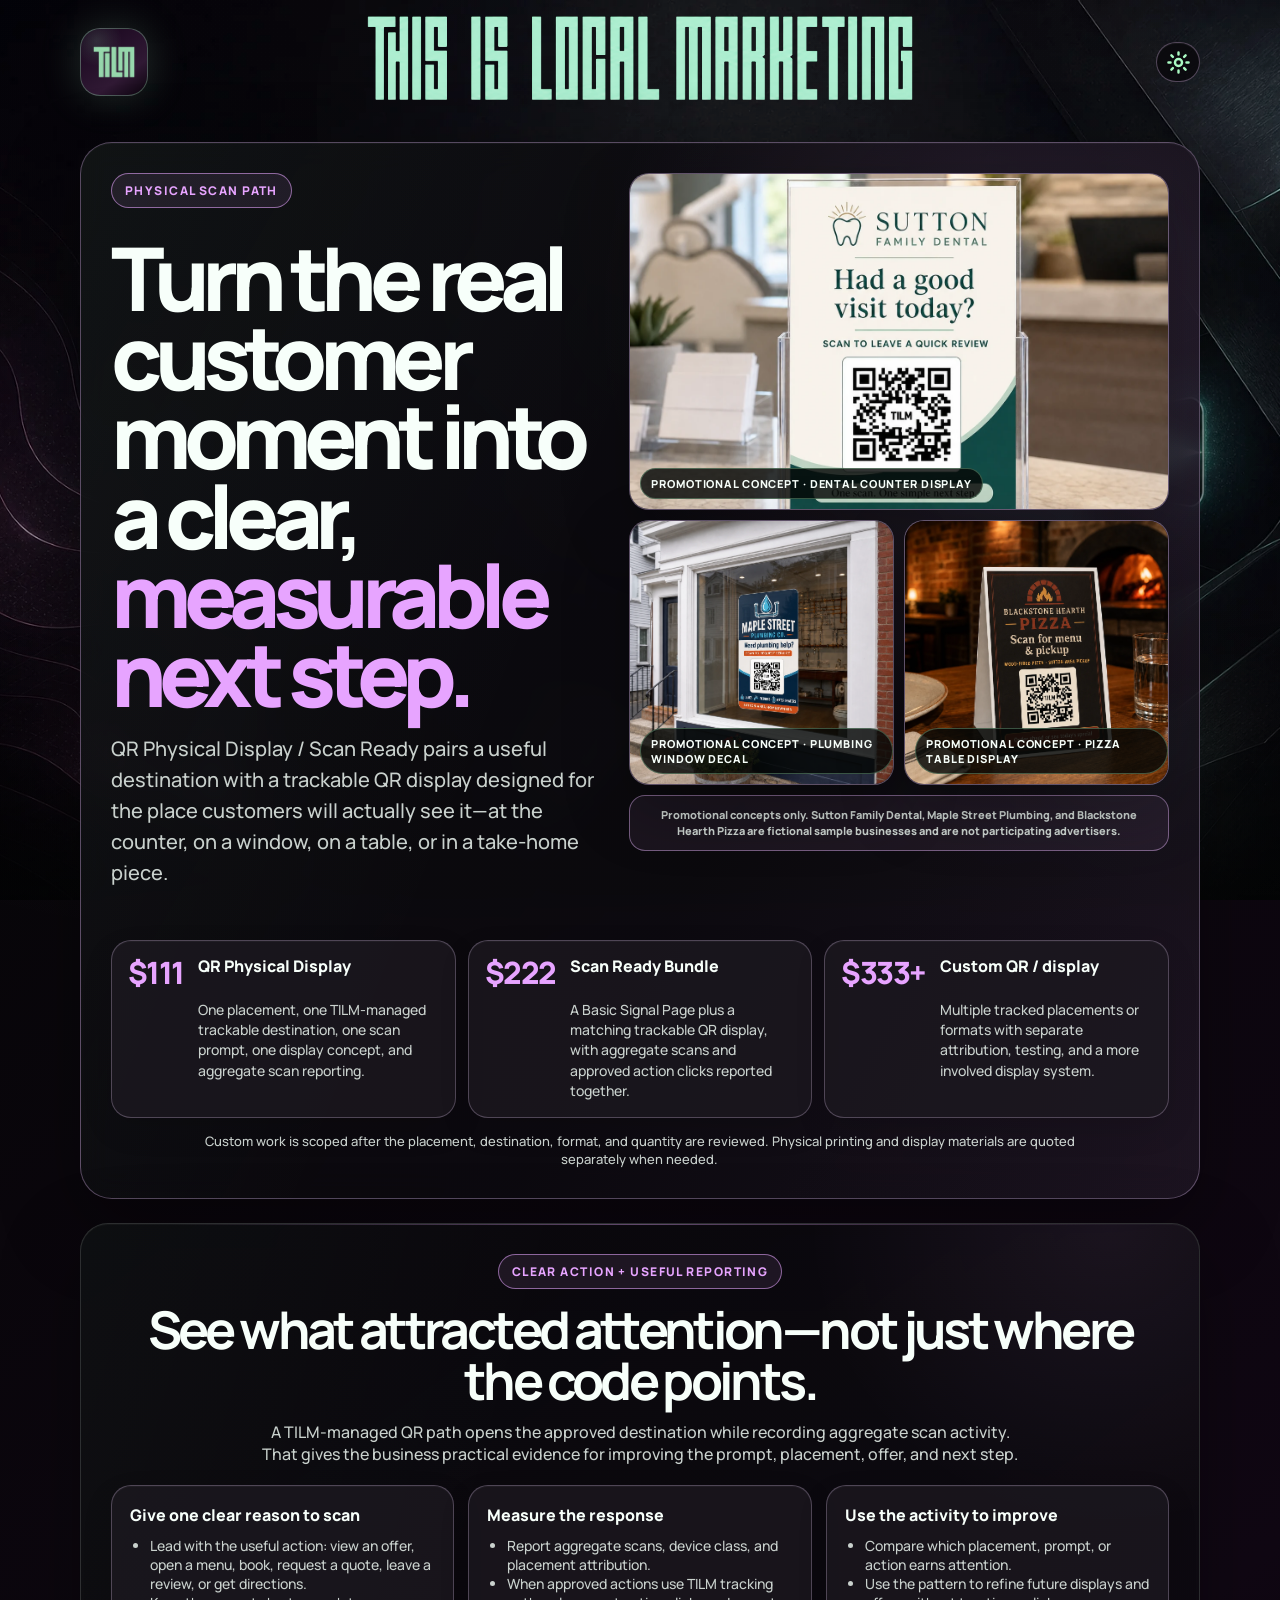
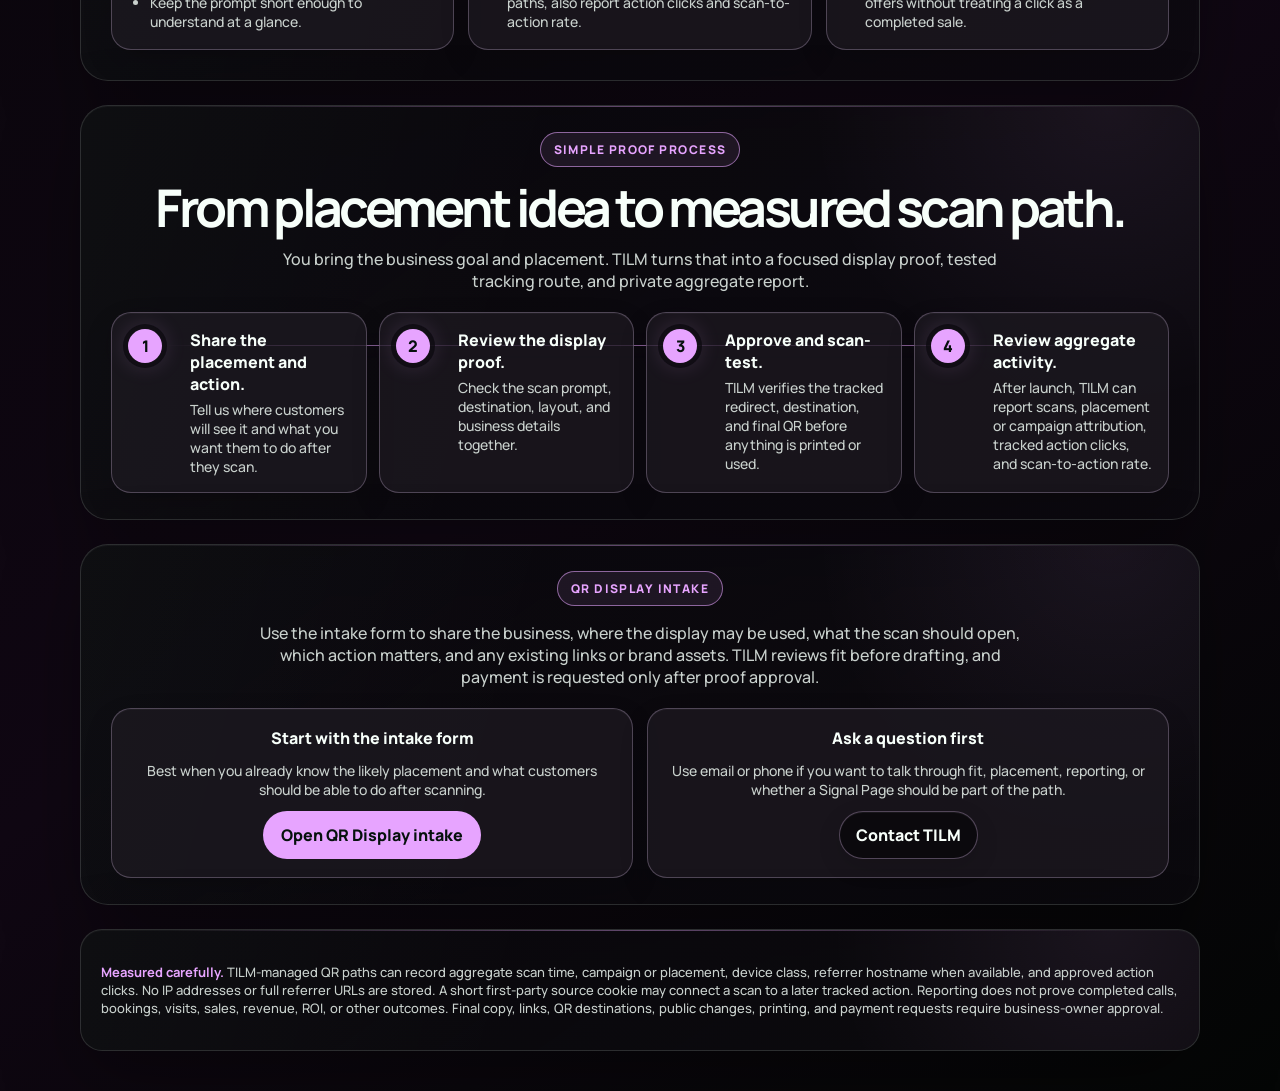
<file: services/qr-scan-ready/index.html>
<!doctype html><html lang="en"><head><meta charset="utf-8"><meta name="viewport" content="width=device-width,initial-scale=1"><title>QR Physical Display / Scan Ready — TILM</title><meta name="description" content="TILM QR Physical Display / Scan Ready pairs one useful destination with a display designed for the real customer moment.">
  <link rel="canonical" href="https://thisislocalmarketing.github.io/tilm-signal-pages/services/qr-scan-ready/" />
  <meta name="robots" content="index,follow" />
  <meta property="og:type" content="website" />
  <meta property="og:title" content="QR Physical Display / Scan Ready — TILM" />
  <meta property="og:description" content="TILM QR Physical Display / Scan Ready pairs one useful destination with a display designed for the real customer moment." />
  <meta property="og:url" content="https://thisislocalmarketing.github.io/tilm-signal-pages/services/qr-scan-ready/" /><link href="../../assets/brand/fonts/tilm-local-fonts.css" rel="stylesheet"><style>
:root{--bg:#030706;--bg2:#100414;--surface:rgba(255,255,255,.045);--surface2:rgba(255,255,255,.075);--text:#F7FFFA;--muted:#C9D1CD;--line:rgba(199,208,204,.20);--mint:#AAFAC3;--cyan:#54F2D2;--orchid:#301934;--warm:#F3C969;--rose:#E7A4FF;--accent:var(--mint);--accent2:var(--cyan);--ring-x:72%;color-scheme:dark}body.light{--bg:#F7FFFA;--bg2:#F1E9F5;--surface:rgba(16,33,29,.055);--surface2:rgba(16,33,29,.085);--text:#10211D;--muted:#50655F;--line:rgba(16,33,29,.18);--orchid:#F2E7F5;--accent:#0F6D5E;--accent2:#0E8B78;color-scheme:light}*{box-sizing:border-box}html{scroll-behavior:smooth}body{margin:0;min-height:100vh;background:radial-gradient(circle at 15% -8%,color-mix(in srgb,var(--accent2) 16%,transparent),transparent 32%),radial-gradient(circle at 88% 6%,color-mix(in srgb,var(--orchid) 75%,transparent),transparent 36%),linear-gradient(145deg,var(--bg),var(--bg2) 65%,var(--bg));color:var(--text);font-family:Manrope,Inter,system-ui,sans-serif}a{color:inherit}.wrap{width:min(1120px,calc(100% - 40px));margin:0 auto}.nav{display:flex;align-items:center;justify-content:space-between;padding:34px 0 28px}.brand{display:flex;align-items:center;gap:14px;text-decoration:none}.brand img{width:62px;height:62px;border-radius:19px;box-shadow:0 0 0 1px var(--line)}.brand b{display:block;font-size:22px;letter-spacing:-.04em}.brand span{display:block;color:var(--muted);font-size:13px}.nav-actions{display:flex;gap:10px;align-items:center}.mode,.back,.btn{border:1px solid var(--line);background:var(--surface);color:var(--text);border-radius:999px;padding:12px 16px;font-weight:900;text-decoration:none}.mode{width:44px;height:44px;padding:0;display:grid;place-items:center}.hero{position:relative;overflow:hidden;border:1px solid var(--line);border-radius:32px;background:linear-gradient(135deg,rgba(255,255,255,.065),rgba(255,255,255,.025));padding:30px;display:grid;grid-template-columns:1fr .92fr;gap:30px;align-items:center;min-height:520px}.hero:after{content:"";position:absolute;right:calc(100% - var(--ring-x));top:-18%;width:580px;height:580px;border-radius:50%;border:11px solid color-mix(in srgb,var(--accent) 18%,transparent);filter:blur(.4px);opacity:.72}.hero>*{position:relative;z-index:1}.eyebrow,.badge{display:inline-flex;width:max-content;border:1px solid color-mix(in srgb,var(--accent) 56%,transparent);border-radius:999px;padding:8px 13px;color:var(--accent);font-weight:950;font-size:12px;letter-spacing:.12em;text-transform:uppercase;background:color-mix(in srgb,var(--accent) 9%,transparent)}h1{font-size:clamp(48px,7.4vw,88px);line-height:.9;letter-spacing:-.085em;margin:30px 0 20px;font-weight:950}h1 em{font-style:normal;color:var(--accent)}h2{font-size:clamp(34px,4.4vw,52px);line-height:.98;letter-spacing:-.07em;text-align:center;margin:12px 0 28px}h3{font-size:26px;line-height:1;letter-spacing:-.05em;margin:12px 0}.lead{font-size:20px;line-height:1.55;color:var(--muted);max-width:660px}.price-strip{display:grid;grid-template-columns:repeat(3,1fr);gap:12px;margin-top:24px}.price-card,.card,.step,.contact-box{border:1px solid var(--line);border-radius:20px;background:var(--surface);padding:18px}.price-card strong{display:block;color:var(--accent);font-size:30px;line-height:1;font-weight:950;letter-spacing:-.05em;margin-bottom:10px}.price-card b,.card b,.step b{display:block;color:var(--text);font-weight:950}.price-card span,.card li,.card p,.step p,.contact-box p{color:var(--muted);font-size:14px}.section{margin:24px 0;border:1px solid var(--line);border-radius:28px;padding:30px;background:rgba(255,255,255,.025)}.section>.badge{margin-bottom:8px}.grid-3{display:grid;grid-template-columns:repeat(3,1fr);gap:14px}.grid-2{display:grid;grid-template-columns:repeat(2,1fr);gap:14px}.steps{display:grid;gap:12px}.step{display:grid;grid-template-columns:48px 1fr;gap:16px;align-items:start}.num{width:34px;height:34px;border-radius:50%;background:var(--accent);color:#07100D;display:grid;place-items:center;font-weight:950}.chips{display:flex;gap:10px;flex-wrap:wrap;justify-content:center;margin:18px 0}.chip{border:1px solid var(--line);border-radius:999px;padding:9px 13px;color:var(--muted);background:var(--surface)}.visual{border:1px solid var(--line);border-radius:28px;padding:26px;background:radial-gradient(circle at 20% 20%,color-mix(in srgb,var(--accent) 16%,transparent),transparent 30%),rgba(255,255,255,.025)}.cta-row{display:flex;align-items:center;justify-content:space-between;gap:20px;border:1px solid color-mix(in srgb,var(--accent) 44%,transparent);border-radius:22px;padding:18px;background:color-mix(in srgb,var(--accent) 7%,transparent)}.cta-row .btn{background:var(--accent);color:#07100D;border-color:transparent}.foot{margin:24px 0 40px;border:1px solid var(--line);border-radius:22px;padding:20px;color:var(--muted);font-size:13px}.foot strong{color:var(--accent)}ul{margin:10px 0 0;padding-left:20px}.fine{font-size:13px;color:var(--muted)}@media(max-width:900px){.hero,.grid-3,.grid-2,.price-strip{grid-template-columns:1fr}.hero{min-height:unset}h1{font-size:46px}.nav{align-items:flex-start}.cta-row{display:grid}}@media(max-width:560px){.wrap{width:min(94vw,1120px)}.hero,.section{padding:22px;border-radius:24px}.nav{display:grid}.nav-actions{justify-content:space-between}.price-card strong{font-size:26px}}
:root{--accent:#54F2D2;--accent2:#AAFAC3;--ring-x:66%}.display-scene{display:grid;grid-template-columns:1fr 1fr;gap:16px;align-items:end}.sign{min-height:300px;border:1px solid var(--line);border-radius:22px;padding:20px;background:linear-gradient(160deg,rgba(255,255,255,.09),rgba(255,255,255,.025));transform:rotate(-2deg)}.sign:nth-child(2){transform:rotate(3deg);margin-top:40px}.qr{width:112px;height:112px;border-radius:14px;background:conic-gradient(from 90deg,var(--accent) 0 25%,#07100D 0 50%,var(--accent) 0 75%,#07100D 0);box-shadow:0 0 0 10px #07100D;margin:24px 0}.beam{height:4px;border-radius:999px;background:linear-gradient(90deg,transparent,var(--accent),transparent);margin-top:22px}.materials{display:grid;grid-template-columns:repeat(3,1fr);gap:10px}.materials div{border:1px solid var(--line);border-radius:16px;padding:12px;background:var(--surface)}@media(max-width:900px){.display-scene,.materials{grid-template-columns:1fr}}
.logo{width:68px;height:68px;border-radius:20px;overflow:hidden;background:radial-gradient(circle at 24% 18%,color-mix(in srgb,var(--mint) 14%,transparent),transparent 34%),linear-gradient(145deg,#17051C,#301934 68%,#0B030D);border:1px solid color-mix(in srgb,var(--mint) 30%,transparent);box-shadow:0 0 42px color-mix(in srgb,var(--mint) 18%,transparent);padding:5px;display:grid;place-items:center}.logo img{display:block;width:100%;height:100%;object-fit:contain;border-radius:0;box-shadow:none}.mode{border:1px solid var(--line);background:color-mix(in srgb,var(--surface) 88%,transparent);color:var(--mint);border-radius:999px;width:44px;height:40px;display:inline-grid;place-items:center;font-weight:900;cursor:pointer}.mode-icon{font-size:21px;line-height:1;color:var(--mint);text-shadow:0 0 14px color-mix(in srgb,var(--mint) 24%,transparent)}.section>.badge{display:flex;margin:0 auto 16px}.section h2{text-align:center}.sample-label{justify-content:center;text-align:center}.sample-label span{display:none}.sample-contact .card{display:grid;justify-items:center;text-align:center;gap:12px}.sample-contact .card p{text-align:center}.intake-btn,.ghost-btn{width:max-content;margin:0 auto}
/* product-page header aligned to main TILM signal page */
.nav{position:relative;display:flex;align-items:center;justify-content:space-between;gap:18px;min-height:76px;margin-bottom:26px;padding:28px 0 20px}.brand{display:flex;align-items:center;justify-self:start;position:relative;z-index:2;text-decoration:none}.logo{width:68px;height:68px;border-radius:20px;overflow:hidden;background:radial-gradient(circle at 24% 18%,color-mix(in srgb,var(--mint) 14%,transparent),transparent 34%),linear-gradient(145deg,#17051C,#301934 68%,#0B030D);border:1px solid color-mix(in srgb,var(--mint) 30%,transparent);box-shadow:0 0 42px color-mix(in srgb,var(--mint) 18%,transparent);padding:5px;display:grid;place-items:center}.logo img{display:block;width:100%;height:100%;object-fit:contain;border-radius:0;box-shadow:none}.brand-title{position:absolute;left:50%;top:50%;transform:translate(-50%,-50%);width:min(52vw,560px);max-width:calc(100% - 220px);z-index:1}.brand-title img{display:block;width:100%;height:auto;object-fit:contain}body.light .brand-title img{filter:brightness(.34) saturate(1.35)}.nav-actions{position:relative;z-index:2;display:flex;gap:10px;align-items:center}.mode{border:1px solid var(--line);background:color-mix(in srgb,var(--surface) 88%,transparent);color:var(--mint);border-radius:999px;width:44px;height:40px;display:inline-grid;place-items:center;font-weight:900;cursor:pointer}.mode-icon{font-size:21px;line-height:1;color:var(--mint);text-shadow:0 0 14px color-mix(in srgb,var(--mint) 24%,transparent)}.back{border:1px solid var(--line);background:color-mix(in srgb,var(--surface) 88%,transparent);color:var(--mint);border-radius:999px;height:40px;padding:0 14px;display:inline-grid;place-items:center;font-weight:900;text-decoration:none}@media(max-width:560px){.wrap{width:min(94vw,1120px);margin-top:16px}.nav{display:flex;min-height:64px;gap:10px}.mode{margin-top:0}.logo{width:58px;height:58px}.brand-title{left:44%;width:min(42vw,210px);max-width:none}.nav-actions{margin-left:0}}
.hero{grid-template-columns:minmax(0,.95fr) minmax(420px,1.05fr);align-items:start;min-height:0}.hero-copy{align-self:center}.mockup-collage{min-height:0;display:grid;grid-template-columns:1fr 1fr;gap:10px;padding:0;background:none;border:0;box-shadow:none}.mockup-card{position:relative;margin:0;overflow:hidden;border:1px solid var(--line);border-radius:20px;background:var(--surface);box-shadow:0 20px 50px rgba(0,0,0,.24)}.mockup-card.primary{grid-column:1/-1;aspect-ratio:16/10}.mockup-card:not(.primary){aspect-ratio:1/1}.mockup-card img{display:block;width:100%;height:100%;object-fit:cover}.mockup-card figcaption{position:absolute;left:10px;bottom:10px;padding:7px 10px;border-radius:999px;background:rgba(5,8,7,.82);border:1px solid rgba(170,250,195,.3);color:#F7FFFA;font-size:11px;font-weight:900;letter-spacing:.08em;text-transform:uppercase}.price-strip{grid-column:1/-1;display:grid;grid-template-columns:repeat(3,minmax(0,1fr));gap:12px;margin:2px 0 0}.price-card{display:grid;grid-template-columns:auto minmax(0,1fr);grid-template-areas:"price title" "price copy";align-content:start;align-items:start;column-gap:14px;row-gap:2px;min-height:0;padding:16px}.price-card strong{grid-area:price;grid-row:auto;font-size:clamp(24px,2.4vw,32px);line-height:1}.price-card b{grid-area:title;align-self:start;line-height:1.2}.price-card span{grid-area:copy;align-self:start;line-height:1.45}.price-note{grid-column:1/-1;margin:2px auto 0;text-align:center;color:var(--muted);font-size:13px;max-width:880px}.section-intro{max-width:760px;margin:-14px auto 20px;text-align:center;color:var(--muted)}.value-section .card{min-height:0}.workflow-section{padding:26px 30px}.workflow-steps{display:grid;grid-template-columns:repeat(4,1fr);gap:12px}.workflow-steps .step{display:grid;grid-template-columns:46px 1fr;align-items:start;min-height:0;padding:16px}.workflow-steps p{margin:5px 0 0}.intake-section{padding:26px 30px}.sample-contact{display:grid;grid-template-columns:1fr 1fr;gap:14px}.sample-contact .card{display:grid;justify-items:center;text-align:center;gap:12px;min-height:0;padding:18px}.sample-contact .card p{margin:0;text-align:center}.intake-btn,.ghost-btn{width:max-content;margin:0 auto}.intake-btn{display:inline-flex;align-items:center;justify-content:center;border-radius:999px;padding:13px 18px;background:var(--accent);color:#06110D;text-decoration:none;font-weight:900}.ghost-btn{display:inline-flex;align-items:center;justify-content:center;border:1px solid var(--line);border-radius:999px;padding:12px 16px;background:var(--surface);color:var(--text);text-decoration:none;font-weight:900}.contact-actions{display:flex;flex-wrap:wrap;gap:10px;justify-content:center}.intake-section .section-intro{margin:0 auto 20px}body.light .intake-btn{color:#F7FFFA}body.light .mode,body.light .mode-icon{color:var(--accent);text-shadow:none}@media(max-width:900px){.hero{grid-template-columns:1fr}.mockup-collage{grid-template-columns:1fr 1fr}.price-strip{grid-template-columns:1fr}.workflow-steps,.sample-contact{grid-template-columns:1fr}}@media(max-width:600px){.mockup-collage{grid-template-columns:1fr}.mockup-card.primary{grid-column:auto}.mockup-card,.mockup-card.primary{aspect-ratio:1/1}.price-card{grid-template-columns:1fr;grid-template-areas:"price" "title" "copy"}.workflow-steps .step{grid-template-columns:1fr;text-align:center}.workflow-steps .num{margin:0 auto}}
.mockup-collage .concept-note{grid-column:1/-1;margin:0;border:1px solid color-mix(in srgb,var(--accent) 34%,var(--line));border-radius:16px;padding:11px 13px;background:color-mix(in srgb,var(--accent) 7%,transparent);color:var(--muted);font-size:11px;font-weight:850;line-height:1.45;text-align:center}</style><link rel="preload" as="image" href="../../assets/brand/backgrounds/tilm-bg-qr-scan-dark-2026-07-13.webp" type="image/webp" media="(min-width: 701px)">
<link rel="preload" as="image" href="../../assets/brand/backgrounds/tilm-bg-mobile-signal-network-dark-2026-07-16.webp" type="image/webp" media="(max-width: 700px)"><link rel="stylesheet" href="../../assets/brand/backgrounds/tilm-premium-system-v1.css"><style id="tilm-wordmark-cache-reset">.tilm-page .brand-title img{content:normal!important}</style></head><body class="tilm-page tilm-page-qr"><script>(function(){try{if(localStorage.getItem("tilm-theme")==="light")document.body.classList.add("light");}catch(_){}})();</script><main class="wrap"><nav class="nav" aria-label="Service page controls"><a class="brand" href="../../#products"><span class="logo" aria-label="Mint TILM logo"><img src="../../assets/brand/tilm-logo-mint-square-web-2026-07-05.png" alt="TILM logo"></span></a><div class="brand-title"><img src="../../assets/brand/tilm-full-wordmark-spacing-fixed-v4-2026-07-27.png" alt="This Is Local Marketing"></div><div class="nav-actions"><button class="mode" id="modeToggle" aria-label="Switch to light mode" title="Switch to light mode"><span class="mode-icon" aria-hidden="true">☼</span></button></div></nav><section class="hero"><div class="hero-copy"><span class="eyebrow">Physical scan path</span><h1>Turn the real customer moment into a clear, <em>measurable next step.</em></h1><p class="lead">QR Physical Display / Scan Ready pairs a useful destination with a trackable QR display designed for the place customers will actually see it—at the counter, on a window, on a table, or in a take-home piece.</p></div><div class="visual mockup-collage" aria-label="Promotional QR display concepts"><figure class="mockup-card primary"><img src="../../assets/mockups/tilm-qr-counter-sutton-family-dental-finished-2026-07-10.webp" alt="Promotional concept showing a Sutton Family Dental acrylic counter display with a branded TILM QR code"><figcaption>Promotional concept · Dental counter display</figcaption></figure><figure class="mockup-card"><img src="../../assets/mockups/tilm-qr-window-maple-street-plumbing-finished-2026-07-10.webp" alt="Promotional concept showing a Maple Street Plumbing storefront window decal with a branded TILM QR code"><figcaption>Promotional concept · Plumbing window decal</figcaption></figure><figure class="mockup-card"><img src="../../assets/mockups/tilm-qr-table-blackstone-hearth-pizza-finished-2026-07-10.webp" alt="Promotional concept showing a Blackstone Hearth Pizza table display with a branded TILM QR code"><figcaption>Promotional concept · Pizza table display</figcaption></figure><p class="concept-note">Promotional concepts only. Sutton Family Dental, Maple Street Plumbing, and Blackstone Hearth Pizza are fictional sample businesses and are not participating advertisers.</p></div><div class="price-strip" aria-label="QR Physical Display pricing"><div class="price-card"><strong>$111</strong><b>QR Physical Display</b><span>One placement, one TILM-managed trackable destination, one scan prompt, one display concept, and aggregate scan reporting.</span></div><div class="price-card"><strong>$222</strong><b>Scan Ready Bundle</b><span>A Basic Signal Page plus a matching trackable QR display, with aggregate scans and approved action clicks reported together.</span></div><div class="price-card"><strong>$333+</strong><b>Custom QR / display</b><span>Multiple tracked placements or formats with separate attribution, testing, and a more involved display system.</span></div><p class="price-note">Custom work is scoped after the placement, destination, format, and quantity are reviewed. Physical printing and display materials are quoted separately when needed.</p></div></section><section class="section value-section"><span class="badge">Clear action + useful reporting</span><h2>See what attracted attention—not just where the code points.</h2><p class="section-intro">A TILM-managed QR path opens the approved destination while recording aggregate scan activity. That gives the business practical evidence for improving the prompt, placement, offer, and next step.</p><div class="grid-3"><article class="card"><b>Give one clear reason to scan</b><ul><li>Lead with the useful action: view an offer, open a menu, book, request a quote, leave a review, or get directions.</li><li>Keep the prompt short enough to understand at a glance.</li></ul></article><article class="card"><b>Measure the response</b><ul><li>Report aggregate scans, device class, and placement attribution.</li><li>When approved actions use TILM tracking paths, also report action clicks and scan-to-action rate.</li></ul></article><article class="card"><b>Use the activity to improve</b><ul><li>Compare which placement, prompt, or action earns attention.</li><li>Use the pattern to refine future displays and offers without treating a click as a completed sale.</li></ul></article></div></section><section class="section workflow-section"><span class="badge">Simple proof process</span><h2>From placement idea to measured scan path.</h2><p class="section-intro">You bring the business goal and placement. TILM turns that into a focused display proof, tested tracking route, and private aggregate report.</p><div class="steps workflow-steps"><div class="step"><div class="num">1</div><div><b>Share the placement and action.</b><p>Tell us where customers will see it and what you want them to do after they scan.</p></div></div><div class="step"><div class="num">2</div><div><b>Review the display proof.</b><p>Check the scan prompt, destination, layout, and business details together.</p></div></div><div class="step"><div class="num">3</div><div><b>Approve and scan-test.</b><p>TILM verifies the tracked redirect, destination, and final QR before anything is printed or used.</p></div></div><div class="step"><div class="num">4</div><div><b>Review aggregate activity.</b><p>After launch, TILM can report scans, placement or campaign attribution, tracked action clicks, and scan-to-action rate.</p></div></div></div></section><section class="section intake-section" id="qr-display-contact"><span class="badge">QR Display intake</span><p class="section-intro">Use the intake form to share the business, where the display may be used, what the scan should open, which action matters, and any existing links or brand assets. TILM reviews fit before drafting, and payment is requested only after proof approval.</p><div class="sample-contact"><article class="card"><b>Start with the intake form</b><p>Best when you already know the likely placement and what customers should be able to do after scanning.</p><a class="intake-btn" href="https://docs.google.com/forms/d/e/1FAIpQLScs-iV6e8sMfWLC12xd60aWUygxoC28XnmCkM6NuhwKPCwLjQ/viewform" target="_blank" rel="noopener">Open QR Display intake</a></article><article class="card"><b>Ask a question first</b><p>Use email or phone if you want to talk through fit, placement, reporting, or whether a Signal Page should be part of the path.</p><a class="ghost-btn" href="../../#contact">Contact TILM</a></article></div></section><section class="foot" aria-label="Project independence, measurement, and results note"><p><strong>Measured carefully.</strong> TILM-managed QR paths can record aggregate scan time, campaign or placement, device class, referrer hostname when available, and approved action clicks. No IP addresses or full referrer URLs are stored. A short first-party source cookie may connect a scan to a later tracked action. Reporting does not prove completed calls, bookings, visits, sales, revenue, ROI, or other outcomes. Final copy, links, QR destinations, public changes, printing, and payment requests require business-owner approval.</p></section><a class="mobile-quick-cta" href="#qr-display-contact" data-mobile-cta aria-hidden="true" tabindex="-1">Start QR intake</a></main><script>const btn=document.getElementById('modeToggle');btn.addEventListener('click',()=>{document.body.classList.toggle('light');const light=document.body.classList.contains('light');btn.innerHTML='<span class="mode-icon" aria-hidden="true">'+(light?'☾':'☼')+'</span>';btn.setAttribute('aria-label',light?'Switch to dark mode':'Switch to light mode');btn.title=light?'Switch to dark mode':'Switch to light mode';});</script><script src="../../assets/js/tilm-mobile-experience.js"></script></body></html>
</file>
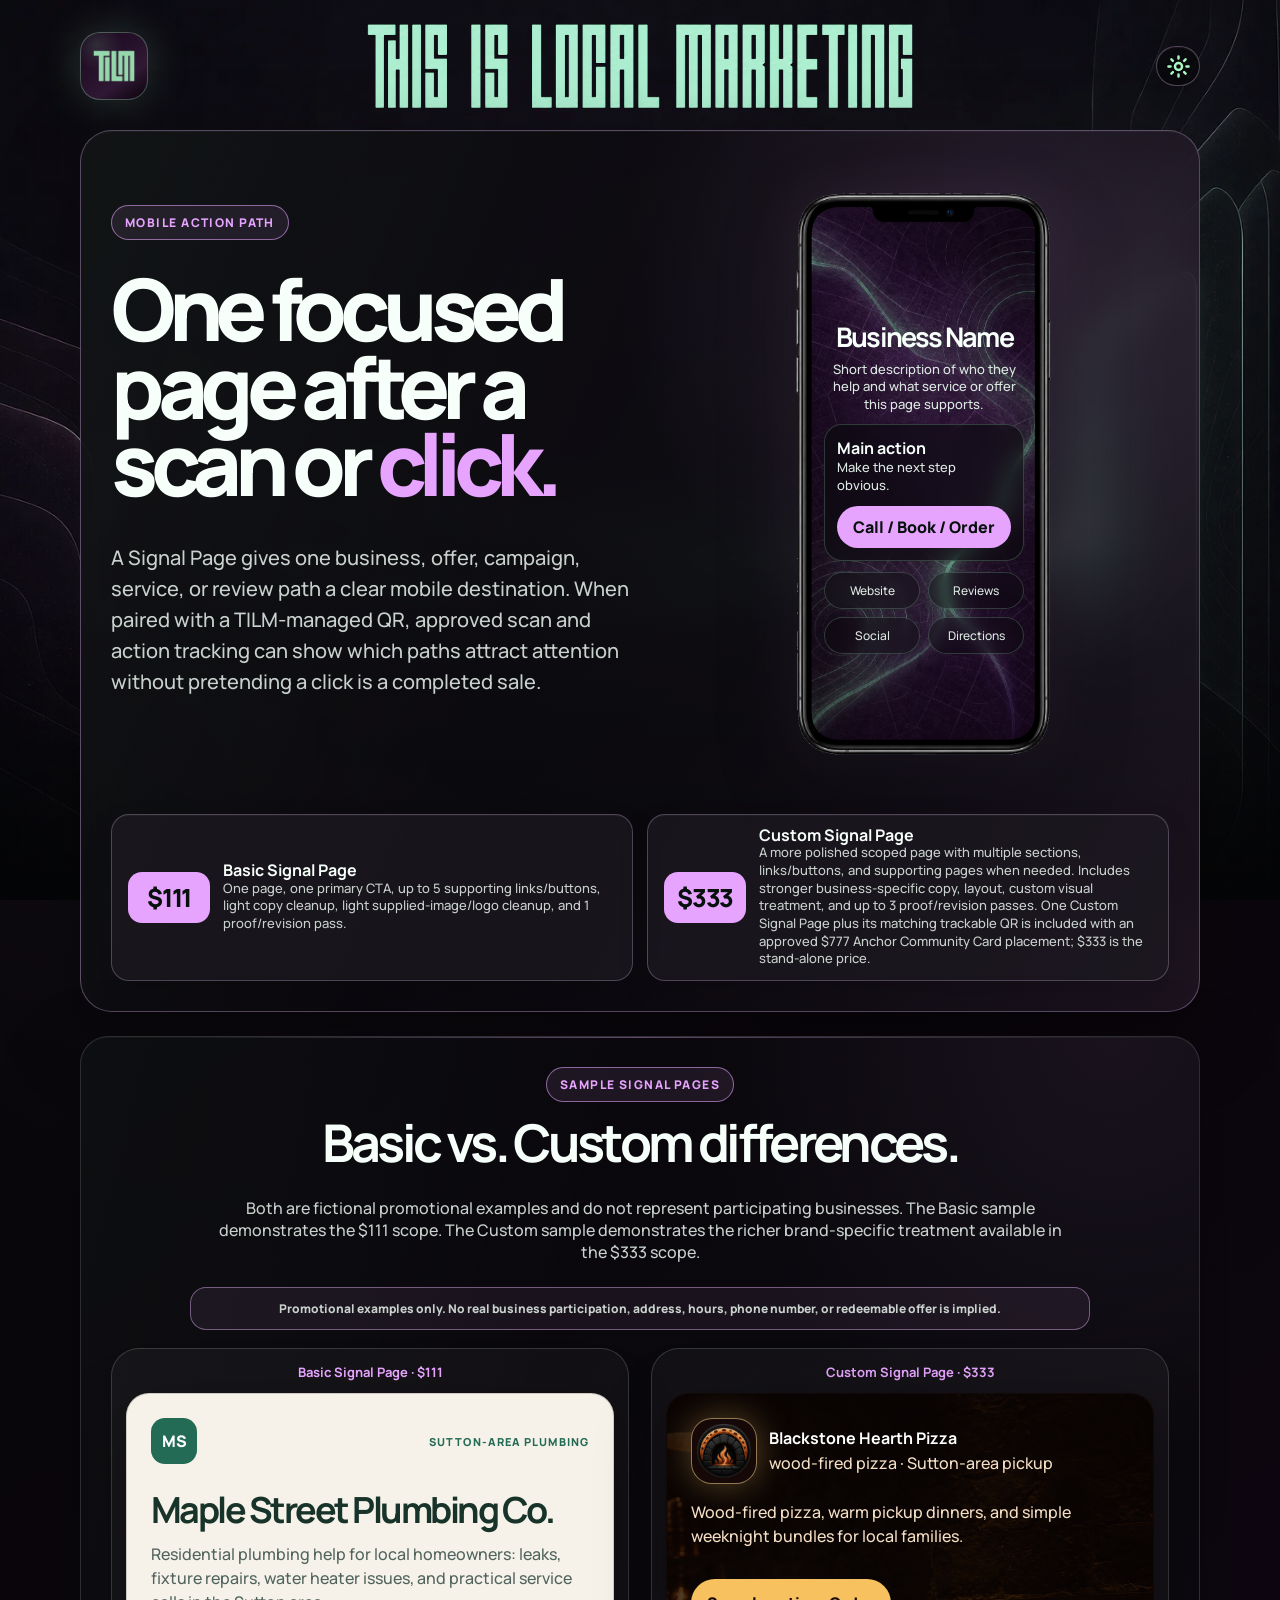
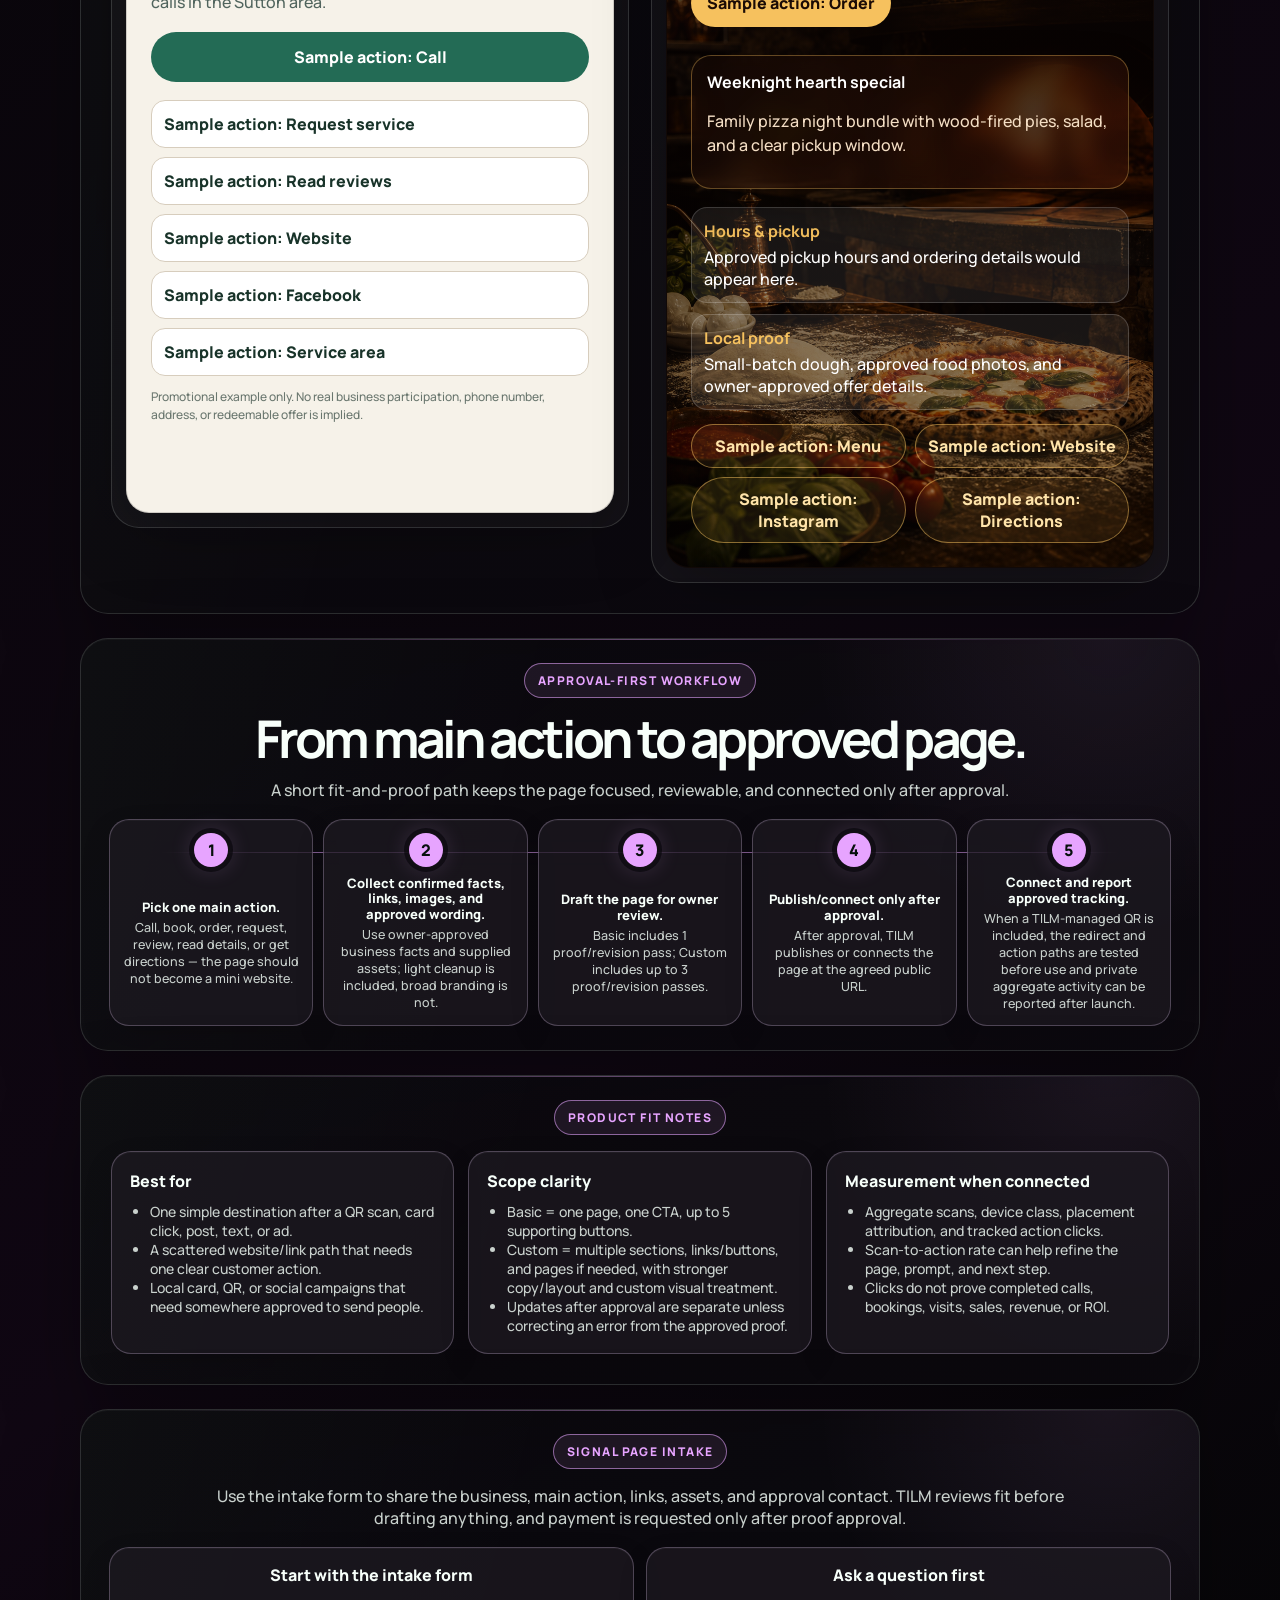
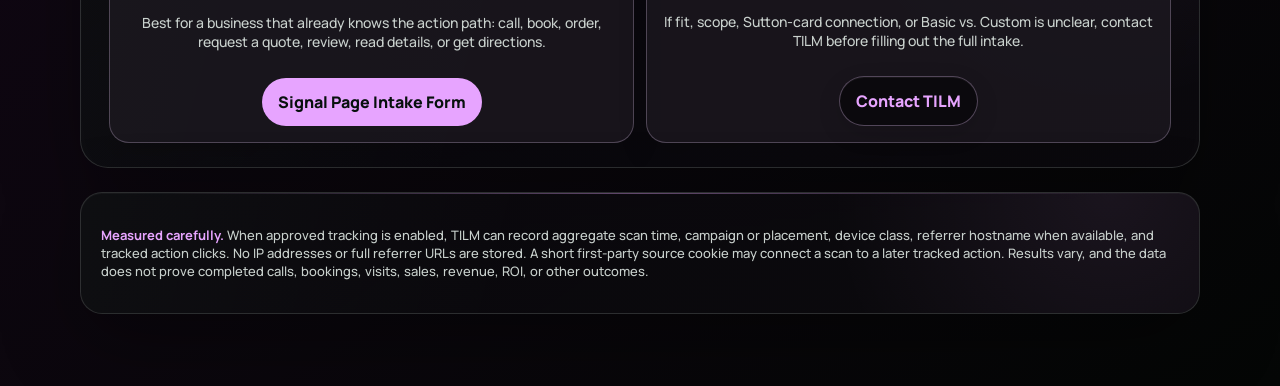
<file: services/signal-page/index.html>
<!doctype html>
<html lang="en">
<head>
<meta charset="utf-8" />
<meta name="viewport" content="width=device-width,initial-scale=1" />
<title>Signal Page — TILM</title>
<meta name="description" content="TILM Signal Pages create a focused mobile action path for a business, offer, service, campaign, or review request." />
  <link rel="canonical" href="https://thisislocalmarketing.github.io/tilm-signal-pages/services/signal-page/" />
  <meta name="robots" content="index,follow" />
  <meta property="og:type" content="website" />
  <meta property="og:title" content="Signal Page — TILM" />
  <meta property="og:description" content="TILM Signal Pages create a focused mobile action path for a business, offer, service, campaign, or review request." />
  <meta property="og:url" content="https://thisislocalmarketing.github.io/tilm-signal-pages/services/signal-page/" />
  <link href="../../assets/brand/fonts/tilm-local-fonts.css" rel="stylesheet">
<style>
:root{--bg:#030706;--bg2:#100414;--surface:rgba(255,255,255,.045);--surface2:rgba(255,255,255,.075);--text:#F7FFFA;--muted:#C9D1CD;--line:rgba(199,208,204,.20);--mint:#AAFAC3;--cyan:#54F2D2;--orchid:#301934;--warm:#F3C969;--accent:#AAFAC3;--accent2:#54F2D2;color-scheme:dark}
body.light{--bg:#F7FFFA;--bg2:#F1E9F5;--surface:rgba(16,33,29,.055);--surface2:rgba(16,33,29,.085);--text:#10211D;--muted:#50655F;--line:rgba(16,33,29,.18);--mint:#0F6D5E;--cyan:#0E9D88;--orchid:#F2E7F5;--accent:#0F6D5E;--accent2:#0E8B78;color-scheme:light}
*{box-sizing:border-box}html{scroll-behavior:smooth}body{margin:0;min-height:100vh;background:radial-gradient(circle at 15% -8%,color-mix(in srgb,var(--accent2) 16%,transparent),transparent 32%),radial-gradient(circle at 88% 6%,color-mix(in srgb,var(--orchid) 75%,transparent),transparent 36%),linear-gradient(145deg,var(--bg),var(--bg2) 65%,var(--bg));color:var(--text);font-family:Manrope,Inter,system-ui,sans-serif}a{color:inherit}.wrap{width:min(1120px,calc(100% - 40px));margin:0 auto}.nav{display:flex;align-items:center;justify-content:space-between;padding:34px 0 28px}.brand{display:flex;align-items:center;gap:14px;text-decoration:none}.brand img{width:62px;height:62px;border-radius:19px;box-shadow:0 0 0 1px var(--line)}.brand b{display:block;font-size:22px;letter-spacing:-.04em}.brand span{display:block;color:var(--muted);font-size:13px}.nav-actions{display:flex;gap:10px;align-items:center}.mode,.back,.btn{border:1px solid var(--line);background:var(--surface);color:var(--text);border-radius:999px;padding:12px 16px;font-weight:900;text-decoration:none}.mode{width:44px;height:44px;padding:0;display:grid;place-items:center}
.hero{position:relative;overflow:hidden;border:1px solid var(--line);border-radius:32px;background:linear-gradient(135deg,rgba(255,255,255,.065),rgba(255,255,255,.025));padding:30px;display:grid;grid-template-columns:1.05fr .95fr;gap:28px;align-items:center}.hero:after{content:"";position:absolute;right:13%;top:-19%;width:580px;height:580px;border-radius:50%;border:11px solid color-mix(in srgb,var(--accent) 16%,transparent);opacity:.62}.hero>*{position:relative;z-index:1}.eyebrow,.badge{display:inline-flex;width:max-content;border:1px solid color-mix(in srgb,var(--accent) 56%,transparent);border-radius:999px;padding:8px 13px;color:var(--accent);font-weight:950;font-size:12px;letter-spacing:.12em;text-transform:uppercase;background:color-mix(in srgb,var(--accent) 9%,transparent)}h1{font-size:clamp(48px,7.2vw,86px);line-height:.9;letter-spacing:-.085em;margin:30px 0 20px;font-weight:950}h1 em{font-style:normal;color:var(--accent)}h2{font-size:clamp(34px,4.4vw,52px);line-height:.98;letter-spacing:-.07em;text-align:center;margin:12px 0 28px}h3{font-size:26px;line-height:1;letter-spacing:-.05em;margin:12px 0}.lead{font-size:20px;line-height:1.55;color:var(--muted);max-width:680px}.hero-copy{align-self:stretch;display:flex;flex-direction:column;justify-content:center}.hero-pricing{grid-column:1 / -1;display:grid;grid-template-columns:repeat(2,1fr);gap:14px;margin-top:0}.price-card{border:1px solid var(--line);border-radius:18px;background:linear-gradient(135deg,rgba(255,255,255,.065),rgba(255,255,255,.028));padding:12px 16px;display:grid;grid-template-columns:auto 1fr;gap:6px 13px;align-items:center;min-height:86px}.price-card strong{grid-row:1 / span 2;display:block;color:#07100D;background:var(--accent);font-size:25px;line-height:1;letter-spacing:-.05em;font-weight:950;border-radius:14px;padding:13px 12px;min-width:82px;text-align:center}.price-card b{font-size:16px;line-height:1.12;color:var(--text)}.price-card span{font-size:13px;line-height:1.36;color:var(--muted)}
.visual{border:1px solid var(--line);border-radius:28px;padding:26px;background:radial-gradient(circle at 20% 20%,color-mix(in srgb,var(--accent) 16%,transparent),transparent 30%),rgba(255,255,255,.025)}.phone{width:min(330px,100%);margin:auto;border-radius:46px;padding:12px;background:linear-gradient(145deg,#34343a,#0b0c0f 30%,#45464d 74%,#090a0b);box-shadow:0 30px 90px rgba(0,0,0,.55),inset 0 0 0 1px rgba(255,255,255,.18);position:relative}.phone:before{content:"";position:absolute;top:19px;left:50%;transform:translateX(-50%);width:92px;height:24px;border-radius:0 0 16px 16px;background:#050506;z-index:5}.phone-screen{position:relative;overflow:hidden;border-radius:36px;min-height:535px;padding:48px 20px 22px;display:flex;flex-direction:column;justify-content:center;gap:13px;text-align:center;color:#F7FFFA;background:radial-gradient(circle at 22% 10%,rgba(170,250,195,.18),transparent 28%),radial-gradient(circle at 82% 18%,rgba(138,91,163,.28),transparent 34%),linear-gradient(155deg,#07040A,#150718 62%,#06110D);box-shadow:inset 0 0 0 1px rgba(170,250,195,.08)}.phone-screen:after{content:"";position:absolute;inset:auto -25% -18% 20%;height:190px;border-radius:50%;border:2px solid rgba(170,250,195,.18);transform:rotate(-22deg);pointer-events:none}.phone h3{font-size:30px;letter-spacing:-.065em;margin:0;position:relative;z-index:2}.phone p{font-size:13px;line-height:1.35;margin:0;color:#DDE9E3;position:relative;z-index:2}.phone .mock-card{text-align:center;width:100%;border:1px solid rgba(170,250,195,.2);border-radius:18px;background:rgba(8,10,12,.54);backdrop-filter:blur(8px);padding:13px;position:relative;z-index:2}.phone .mock-cta{display:block;text-align:center;margin-top:10px;background:var(--accent);color:#07100D}.phone-links{display:grid;grid-template-columns:1fr 1fr;gap:7px;width:100%;position:relative;z-index:2}.phone-links span{border:1px solid rgba(170,250,195,.2);border-radius:999px;padding:8px 6px;color:#DDE9E3;font-size:11px;background:rgba(8,10,12,.38);backdrop-filter:blur(5px)}.notch{display:none}.phone .mock-card{text-align:left}.phone .mock-cta{display:block;text-align:center;margin-top:12px}.phone-links{display:grid;grid-template-columns:1fr 1fr;gap:8px;margin-top:12px}.phone-links span{border:1px solid var(--line);border-radius:999px;padding:9px 7px;color:var(--muted);font-size:12px;background:rgba(255,255,255,.035)}.notch{width:78px;height:8px;border-radius:999px;background:rgba(170,250,195,.35);margin:0 auto 18px}.mock-card{border:1px solid var(--line);border-radius:20px;padding:16px;margin:12px 0;background:rgba(255,255,255,.045)}.mock-cta{display:inline-block;background:var(--accent);color:#07100D;padding:10px 14px;border-radius:999px;font-weight:950}.section{margin:24px 0;border:1px solid var(--line);border-radius:28px;padding:30px;background:rgba(255,255,255,.025)}.grid-3{display:grid;grid-template-columns:repeat(3,1fr);gap:14px}.grid-2{display:grid;grid-template-columns:repeat(2,1fr);gap:18px}.card,.step,.contact-box{border:1px solid var(--line);border-radius:20px;background:var(--surface);padding:18px}.card b,.step b{display:block;color:var(--text);font-weight:950}.card li,.card p,.step p,.contact-box p{color:var(--muted);font-size:14px}.steps{display:grid;gap:12px}.step{display:grid;grid-template-columns:48px 1fr;gap:16px;align-items:start}.num{width:34px;height:34px;border-radius:50%;background:var(--accent);color:#07100D;display:grid;place-items:center;font-weight:950}.chips{display:flex;gap:10px;flex-wrap:wrap;justify-content:center;margin:18px 0}.chip{border:1px solid var(--line);border-radius:999px;padding:9px 13px;color:var(--muted);background:var(--surface)}.cta-row{display:flex;align-items:center;justify-content:space-between;gap:20px;border:1px solid color-mix(in srgb,var(--accent) 44%,transparent);border-radius:22px;padding:18px;background:color-mix(in srgb,var(--accent) 7%,transparent)}.cta-row .btn{background:var(--accent);color:#07100D;border-color:transparent}.foot{margin:24px 0 40px;border:1px solid var(--line);border-radius:22px;padding:20px;color:var(--muted);font-size:13px}.foot strong{color:var(--accent)}ul{margin:10px 0 0;padding-left:20px}
.samples-intro{text-align:center;max-width:860px;margin:0 auto 24px;color:var(--muted)}.sample-board{display:grid;grid-template-columns:1fr 1fr;gap:22px;align-items:start}.sample-shell{border:1px solid var(--line);border-radius:28px;padding:14px;background:rgba(255,255,255,.04)}.sample-label{display:flex;justify-content:space-between;gap:10px;align-items:center;margin:0 0 12px;color:var(--muted);font-size:13px}.sample-label b{color:var(--accent);margin-inline:auto;text-align:center}.mini-page{overflow:hidden;border-radius:23px;min-height:720px;border:1px solid rgba(0,0,0,.16);box-shadow:0 20px 70px rgba(0,0,0,.28)}
.basic-signal{background:#f6f2e9;color:#183329;font-family:Manrope,system-ui,sans-serif}.basic-signal .inner{padding:24px}.basic-signal .top{display:flex;align-items:center;justify-content:space-between;gap:10px}.basic-signal .mark{width:46px;height:46px;border-radius:14px;background:#236b55;color:white;display:grid;place-items:center;font-weight:950}.basic-signal .tag{font-size:11px;font-weight:900;text-transform:uppercase;letter-spacing:.1em;color:#236b55}.basic-signal h4{font-size:36px;line-height:.98;letter-spacing:-.07em;margin:28px 0 10px}.basic-signal p{color:#50645d;line-height:1.48}.basic-signal .plain-cta{display:block;text-align:center;background:#236b55;color:white;text-decoration:none;border-radius:999px;padding:14px;margin:18px 0 10px;font-weight:950}.basic-signal .link-list{display:grid;gap:9px;margin-top:18px}.basic-signal .link-list .sample-action{border:1px solid #d7cdbd;background:white;color:#183329;text-decoration:none;border-radius:14px;padding:12px;font-weight:850}.basic-signal .proof{border-left:4px solid #236b55;background:#fff;border-radius:14px;padding:13px;margin:18px 0;color:#50645d}.basic-signal .fine{font-size:12px;color:#6a776f}
.custom-signal{position:relative;background:#140b08;color:#fff}.custom-signal:before{content:"";position:absolute;inset:0;background:linear-gradient(180deg,rgba(10,4,3,.9),rgba(10,4,3,.62) 45%,rgba(10,4,3,.34)),url('../../assets/mockups/blackstone-hearth-pizza-mobile-bg-2026-07-09.png') center center/cover no-repeat;background-color:#120704;filter:saturate(1.08)}.custom-signal .inner{position:relative;z-index:1;padding:24px}.custom-signal .brandline{display:flex;align-items:center;gap:12px}.custom-signal .pizza-logo{width:66px;height:66px;border-radius:21px;display:grid;place-items:center;box-shadow:0 0 34px rgba(249,196,106,.35);border:1px solid rgba(255,222,152,.52);overflow:hidden;background:#160806}.custom-signal .pizza-logo img{display:block;width:100%;height:100%;object-fit:cover}.custom-signal h4{font-size:42px;line-height:.92;letter-spacing:-.08em;margin:38px 0 10px;max-width:360px;text-shadow:0 4px 28px rgba(0,0,0,.55)}.custom-signal p{color:#f5dfc5;line-height:1.5}.custom-signal .order-cta{display:inline-flex;background:#f6c15e;color:#1b0b05;text-decoration:none;border-radius:999px;padding:13px 16px;font-weight:950;margin:15px 0}.custom-signal .glass{border:1px solid rgba(246,193,94,.34);background:linear-gradient(135deg,rgba(20,8,4,.72),rgba(70,24,8,.42));backdrop-filter:blur(10px);border-radius:20px;padding:15px;margin-top:13px;box-shadow:0 18px 40px rgba(0,0,0,.28)}.custom-signal .sectionlets{display:grid;gap:11px;margin-top:18px}.custom-signal .sectionlets div{border:1px solid rgba(255,255,255,.18);background:rgba(255,255,255,.08);border-radius:16px;padding:12px}.custom-signal .sectionlets b{display:block;color:#f6c15e;margin-bottom:4px}.custom-signal .actions{display:grid;grid-template-columns:1fr 1fr;gap:9px;margin-top:14px}.sample-contact{display:grid;grid-template-columns:1fr 1fr;gap:14px}.intake-btn{display:inline-flex;align-items:center;justify-content:center;background:var(--accent);color:#07100D;text-decoration:none;border-radius:999px;padding:13px 16px;font-weight:950}.ghost-btn{display:inline-flex;align-items:center;justify-content:center;border:1px solid color-mix(in srgb,var(--accent) 42%,transparent);color:var(--accent);text-decoration:none;border-radius:999px;padding:13px 16px;font-weight:900;background:color-mix(in srgb,var(--accent) 7%,transparent)}.custom-signal .actions .sample-action{border:1px solid rgba(246,193,94,.5);border-radius:999px;padding:10px;text-align:center;text-decoration:none;color:#ffe4aa;background:rgba(246,193,94,.08);font-weight:850}
@media(max-width:900px){.hero,.grid-3,.grid-2,.hero-pricing,.sample-board{grid-template-columns:1fr}.hero{min-height:unset}h1{font-size:46px}.nav{align-items:flex-start}.cta-row{display:grid}.price-card{grid-template-columns:auto 1fr}.sample-board{gap:16px}}@media(max-width:560px){.wrap{width:min(94vw,1120px)}.hero,.section{padding:22px;border-radius:24px}.nav{display:grid}.nav-actions{justify-content:space-between}.price-card strong{font-size:22px;min-width:74px}.sample-contact{grid-template-columns:1fr}.mini-page{min-height:auto}.sample-shell{padding:10px}.basic-signal h4,.custom-signal h4{font-size:31px}}

.logo{width:68px;height:68px;border-radius:20px;overflow:hidden;background:radial-gradient(circle at 24% 18%,color-mix(in srgb,var(--mint) 14%,transparent),transparent 34%),linear-gradient(145deg,#17051C,#301934 68%,#0B030D);border:1px solid color-mix(in srgb,var(--mint) 30%,transparent);box-shadow:0 0 42px color-mix(in srgb,var(--mint) 18%,transparent);padding:5px;display:grid;place-items:center}.logo img{display:block;width:100%;height:100%;object-fit:contain;border-radius:0;box-shadow:none}.mode{border:1px solid var(--line);background:color-mix(in srgb,var(--surface) 88%,transparent);color:var(--mint);border-radius:999px;width:44px;height:40px;display:inline-grid;place-items:center;font-weight:900;cursor:pointer}.mode-icon{font-size:21px;line-height:1;color:var(--mint);text-shadow:0 0 14px color-mix(in srgb,var(--mint) 24%,transparent)}.section>.badge{display:flex;margin:0 auto 16px}.section h2{text-align:center}.sample-label{justify-content:center;text-align:center}.sample-label span{display:none}.sample-contact .card{display:grid;justify-items:center;text-align:center;gap:12px}.sample-contact .card p{text-align:center}.intake-btn,.ghost-btn{width:max-content;margin:0 auto}.mobile-action-visual{display:grid;place-items:center;justify-self:center;width:100%;max-width:490px;margin-inline:auto}.hero .visual{justify-self:center}.hero-copy{text-align:left}
.workflow-section{padding:24px 28px}.workflow-intro{text-align:center;max-width:760px;margin:-14px auto 18px;color:var(--muted)}.workflow-steps{grid-template-columns:repeat(5,1fr);gap:10px}.workflow-steps .step{grid-template-columns:1fr;padding:13px;gap:8px;min-height:0;text-align:center}.workflow-steps .num{margin:0 auto}.workflow-steps p{font-size:12.5px;line-height:1.35;margin:5px 0 0}.workflow-steps b{font-size:13px;line-height:1.2}@media(max-width:900px){.workflow-steps{grid-template-columns:1fr 1fr}}@media(max-width:560px){.workflow-steps{grid-template-columns:1fr}}
.intake-section{padding:24px 28px}.intake-section .samples-intro{margin-bottom:18px}.intake-section .sample-contact .card{min-height:0;padding:16px}.intake-section .sample-contact{gap:12px}
.fit-notes{padding-top:24px}.fit-notes .grid-3{margin-top:6px}
.phone .phone-links span{border-color:rgba(170,250,195,.2);color:#DDE9E3;background:rgba(8,10,12,.38)}body.light .price-card strong,body.light .phone .mock-cta,body.light .workflow-steps .num,body.light .intake-btn{color:#F7FFFA}.price-card{row-gap:0;align-content:center}.price-card b,.price-card span{align-self:start}

/* generated realistic phone frame with live, exact HTML content inside its screen */
.phone{width:min(300px,100%);aspect-ratio:853/1844;padding:0;border-radius:0;background:none;box-shadow:none;position:relative}.phone:before{display:none}.phone-device{display:block;width:100%;height:100%;object-fit:contain;filter:drop-shadow(0 26px 38px rgba(0,0,0,.48))}.phone-screen{position:absolute;left:12.7%;top:9.2%;width:74.6%;height:82%;min-height:0;padding:56px 12px 24px;border-radius:32px;background:transparent;box-shadow:none;overflow:hidden;gap:11px}.phone-screen:after{display:none}.phone h3{font-size:27px}.phone .mock-card{margin:0;padding:12px}.phone-links{margin-top:0}

/* product-page header aligned to main TILM signal page */
.wrap{position:relative;width:min(1120px,92vw);margin:28px auto 72px}.nav{position:relative;display:flex;align-items:center;justify-content:space-between;gap:18px;min-height:76px;margin-bottom:26px;padding:0}.brand{display:flex;align-items:center;justify-self:start;position:relative;z-index:2;text-decoration:none}.logo{width:68px;height:68px;border-radius:20px;overflow:hidden;background:radial-gradient(circle at 24% 18%,color-mix(in srgb,var(--mint) 14%,transparent),transparent 34%),linear-gradient(145deg,#17051C,#301934 68%,#0B030D);border:1px solid color-mix(in srgb,var(--mint) 30%,transparent);box-shadow:0 0 42px color-mix(in srgb,var(--mint) 18%,transparent);padding:5px;display:grid;place-items:center}.logo img{display:block;width:100%;height:100%;object-fit:contain;border-radius:0;box-shadow:none}.brand-title{position:absolute;left:50%;top:50%;transform:translate(-50%,-50%);width:min(52vw,560px);max-width:calc(100% - 220px);z-index:1}.brand-title img{display:block;width:100%;height:auto;object-fit:contain}body.light .brand-title img{filter:brightness(.34) saturate(1.35)}.nav-actions{position:relative;z-index:2;display:flex;gap:10px;align-items:center}.mode{border:1px solid var(--line);background:color-mix(in srgb,var(--surface) 88%,transparent);color:var(--mint);border-radius:999px;width:44px;height:40px;display:inline-grid;place-items:center;font-weight:900;cursor:pointer}.mode-icon{font-size:21px;line-height:1;color:var(--mint);text-shadow:0 0 14px color-mix(in srgb,var(--mint) 24%,transparent)}.back{border:1px solid var(--line);background:color-mix(in srgb,var(--surface) 88%,transparent);color:var(--mint);border-radius:999px;height:40px;padding:0 14px;display:inline-grid;place-items:center;font-weight:900;text-decoration:none}@media(max-width:560px){.wrap{width:min(94vw,1120px);margin-top:16px}.nav{display:flex;min-height:64px;gap:10px}.mode{margin-top:0}.logo{width:58px;height:58px}.brand-title{left:44%;width:min(42vw,210px);max-width:none}.nav-actions{margin-left:0}}
.mobile-action-visual{border:0;padding:0 8px;background:none;box-shadow:none;overflow:visible;align-self:center}.mobile-action-visual .phone{transform:translateY(10px)}@media(max-width:900px){.mobile-action-visual .phone{transform:translateY(6px)}}.hero{padding-top:6px}@media(max-width:560px){.hero{padding-top:6px}}.sample-action{display:block;cursor:default;user-select:none}.sample-notice{margin:0 auto 18px;max-width:900px;border:1px solid color-mix(in srgb,var(--accent) 32%,var(--line));border-radius:16px;padding:12px 14px;background:color-mix(in srgb,var(--accent) 7%,transparent);color:var(--muted);font-size:12px;font-weight:800;text-align:center}</style>
<link rel="preload" as="image" href="../../assets/brand/backgrounds/tilm-bg-signal-page-dark-2026-07-13.webp" type="image/webp" media="(min-width: 701px)">
<link rel="preload" as="image" href="../../assets/brand/backgrounds/tilm-bg-mobile-signal-network-dark-2026-07-16.webp" type="image/webp" media="(max-width: 700px)">
<link rel="stylesheet" href="../../assets/brand/backgrounds/tilm-premium-system-v1.css">
<style id="tilm-wordmark-cache-reset">.tilm-page .brand-title img{content:normal!important}</style></head>
<body class="tilm-page tilm-page-signal">
<main class="wrap">
<nav class="nav" aria-label="Service page controls"><a class="brand" href="../../#products"><span class="logo" aria-label="Mint TILM logo"><img src="../../assets/brand/tilm-logo-mint-square-web-2026-07-05.png" alt="TILM logo"></span></a><div class="brand-title"><img src="../../assets/brand/tilm-full-wordmark-spacing-fixed-v4-2026-07-27.png" alt="This Is Local Marketing"></div><div class="nav-actions"><button class="mode" id="modeToggle" aria-label="Switch to light mode" title="Switch to light mode"><span class="mode-icon" aria-hidden="true">☼</span></button></div></nav>
<section class="hero">
  <div class="hero-copy"><span class="eyebrow">Mobile action path</span><h1>One focused page after a scan or <em>click.</em></h1><p class="lead">A Signal Page gives one business, offer, campaign, service, or review path a clear mobile destination. When paired with a TILM-managed QR, approved scan and action tracking can show which paths attract attention without pretending a click is a completed sale.</p></div>
  <div class="visual mobile-action-visual"><div class="phone"><img class="phone-device" src="../../assets/mockups/tilm-signal-page-generated-phone-orchid-mint-2026-07-10.webp" alt=""><div class="phone-screen"><h3>Business Name</h3><p>Short description of who they help and what service or offer this page supports.</p><div class="mock-card"><b>Main action</b><p>Make the next step obvious.</p><span class="mock-cta">Call / Book / Order</span></div><div class="phone-links"><span>Website</span><span>Reviews</span><span>Social</span><span>Directions</span></div></div></div></div>
  <div class="hero-pricing"><div class="price-card"><strong>$111</strong><b>Basic Signal Page</b><span>One page, one primary CTA, up to 5 supporting links/buttons, light copy cleanup, light supplied-image/logo cleanup, and 1 proof/revision pass.</span></div><div class="price-card"><strong>$333</strong><b>Custom Signal Page</b><span>A more polished scoped page with multiple sections, links/buttons, and supporting pages when needed. Includes stronger business-specific copy, layout, custom visual treatment, and up to 3 proof/revision passes. One Custom Signal Page plus its matching trackable QR is included with an approved $777 Anchor Community Card placement; $333 is the stand-alone price.</span></div></div>
</section>
<section class="section"><span class="badge">Sample signal pages</span><h2>Basic vs. Custom differences.</h2><p class="samples-intro">Both are fictional promotional examples and do not represent participating businesses. The Basic sample demonstrates the $111 scope. The Custom sample demonstrates the richer brand-specific treatment available in the $333 scope.</p><div class="sample-notice">Promotional examples only. No real business participation, address, hours, phone number, or redeemable offer is implied.</div><div class="sample-board">
  <article class="sample-shell"><div class="sample-label"><b>Basic Signal Page · $111</b></div><div class="mini-page basic-signal"><div class="inner"><div class="top"><div class="mark">MS</div><span class="tag">Sutton-area plumbing</span></div><h4>Maple Street Plumbing Co.</h4><p>Residential plumbing help for local homeowners: leaks, fixture repairs, water heater issues, and practical service calls in the Sutton area.</p><span class="plain-cta sample-action" aria-disabled="true">Sample action: Call</span><div class="link-list"><span class="sample-action" aria-disabled="true">Sample action: Request service</span><span class="sample-action" aria-disabled="true">Sample action: Read reviews</span><span class="sample-action" aria-disabled="true">Sample action: Website</span><span class="sample-action" aria-disabled="true">Sample action: Facebook</span><span class="sample-action" aria-disabled="true">Sample action: Service area</span></div><p class="fine">Promotional example only. No real business participation, phone number, address, or redeemable offer is implied.</p></div></div></article>
  <article class="sample-shell"><div class="sample-label"><b>Custom Signal Page · $333</b></div><div class="mini-page custom-signal"><div class="inner"><div class="brandline"><div class="pizza-logo" aria-label="Blackstone Hearth Pizza promotional sample logo"><img src="../../assets/mockups/blackstone-hearth-pizza-logo-transparent-2026-07-10.png" alt="Blackstone Hearth Pizza promotional sample logo"></div><div><b>Blackstone Hearth Pizza</b><p style="margin:2px 0 0">wood-fired pizza · Sutton-area pickup</p></div></div><p>Wood-fired pizza, warm pickup dinners, and simple weeknight bundles for local families.</p><span class="order-cta sample-action" aria-disabled="true">Sample action: Order</span><div class="glass"><b>Weeknight hearth special</b><p>Family pizza night bundle with wood-fired pies, salad, and a clear pickup window.</p></div><div class="sectionlets"><div><b>Hours & pickup</b><span>Approved pickup hours and ordering details would appear here.</span></div><div><b>Local proof</b><span>Small-batch dough, approved food photos, and owner-approved offer details.</span></div></div><div class="actions"><span class="sample-action" aria-disabled="true">Sample action: Menu</span><span class="sample-action" aria-disabled="true">Sample action: Website</span><span class="sample-action" aria-disabled="true">Sample action: Instagram</span><span class="sample-action" aria-disabled="true">Sample action: Directions</span></div></div></div></article>
</div></section>

<section class="section workflow-section"><span class="badge">Approval-first workflow</span><h2>From main action to approved page.</h2><p class="workflow-intro">A short fit-and-proof path keeps the page focused, reviewable, and connected only after approval.</p><div class="steps workflow-steps"><div class="step"><div class="num">1</div><div><b>Pick one main action.</b><p>Call, book, order, request, review, read details, or get directions — the page should not become a mini website.</p></div></div><div class="step"><div class="num">2</div><div><b>Collect confirmed facts, links, images, and approved wording.</b><p>Use owner-approved business facts and supplied assets; light cleanup is included, broad branding is not.</p></div></div><div class="step"><div class="num">3</div><div><b>Draft the page for owner review.</b><p>Basic includes 1 proof/revision pass; Custom includes up to 3 proof/revision passes.</p></div></div><div class="step"><div class="num">4</div><div><b>Publish/connect only after approval.</b><p>After approval, TILM publishes or connects the page at the agreed public URL.</p></div></div><div class="step"><div class="num">5</div><div><b>Connect and report approved tracking.</b><p>When a TILM-managed QR is included, the redirect and action paths are tested before use and private aggregate activity can be reported after launch.</p></div></div></div></section>
<section class="section fit-notes"><span class="badge">Product fit notes</span><div class="grid-3"><article class="card"><b>Best for</b><ul><li>One simple destination after a QR scan, card click, post, text, or ad.</li><li>A scattered website/link path that needs one clear customer action.</li><li>Local card, QR, or social campaigns that need somewhere approved to send people.</li></ul></article><article class="card"><b>Scope clarity</b><ul><li>Basic = one page, one CTA, up to 5 supporting buttons.</li><li>Custom = multiple sections, links/buttons, and pages if needed, with stronger copy/layout and custom visual treatment.</li><li>Updates after approval are separate unless correcting an error from the approved proof.</li></ul></article><article class="card"><b>Measurement when connected</b><ul><li>Aggregate scans, device class, placement attribution, and tracked action clicks.</li><li>Scan-to-action rate can help refine the page, prompt, and next step.</li><li>Clicks do not prove completed calls, bookings, visits, sales, revenue, or ROI.</li></ul></article></div></section>
<section class="section intake-section" id="signal-contact"><span class="badge">Signal Page intake</span><p class="samples-intro">Use the intake form to share the business, main action, links, assets, and approval contact. TILM reviews fit before drafting anything, and payment is requested only after proof approval.</p><div class="sample-contact"><article class="card"><b>Start with the intake form</b><p>Best for a business that already knows the action path: call, book, order, request a quote, review, read details, or get directions.</p><a class="intake-btn" href="https://docs.google.com/forms/d/e/1FAIpQLSdwz0Kkf8eNmKw97CxQhSWwIiNC-NceH7mhYziG7rOLKFirkA/viewform" target="_blank" rel="noopener">Signal Page Intake Form</a></article><article class="card"><b>Ask a question first</b><p>If fit, scope, Sutton-card connection, or Basic vs. Custom is unclear, contact TILM before filling out the full intake.</p><a class="ghost-btn" href="../../#contact">Contact TILM</a></article></div></section>
<section class="foot" aria-label="Project independence, measurement, and results note"><p><strong>Measured carefully.</strong> When approved tracking is enabled, TILM can record aggregate scan time, campaign or placement, device class, referrer hostname when available, and tracked action clicks. No IP addresses or full referrer URLs are stored. A short first-party source cookie may connect a scan to a later tracked action. Results vary, and the data does not prove completed calls, bookings, visits, sales, revenue, ROI, or other outcomes.</p></section>
<a class="mobile-quick-cta" href="#signal-contact" data-mobile-cta aria-hidden="true" tabindex="-1">Start Signal intake</a></main><script>const btn=document.getElementById('modeToggle');btn.addEventListener('click',()=>{document.body.classList.toggle('light');const light=document.body.classList.contains('light');btn.innerHTML='<span class="mode-icon" aria-hidden="true">'+(light?'☾':'☼')+'</span>';btn.setAttribute('aria-label',light?'Switch to dark mode':'Switch to light mode');btn.title=light?'Switch to dark mode':'Switch to light mode';});</script>
<script src="../../assets/js/tilm-mobile-experience.js"></script></body></html>
</file>
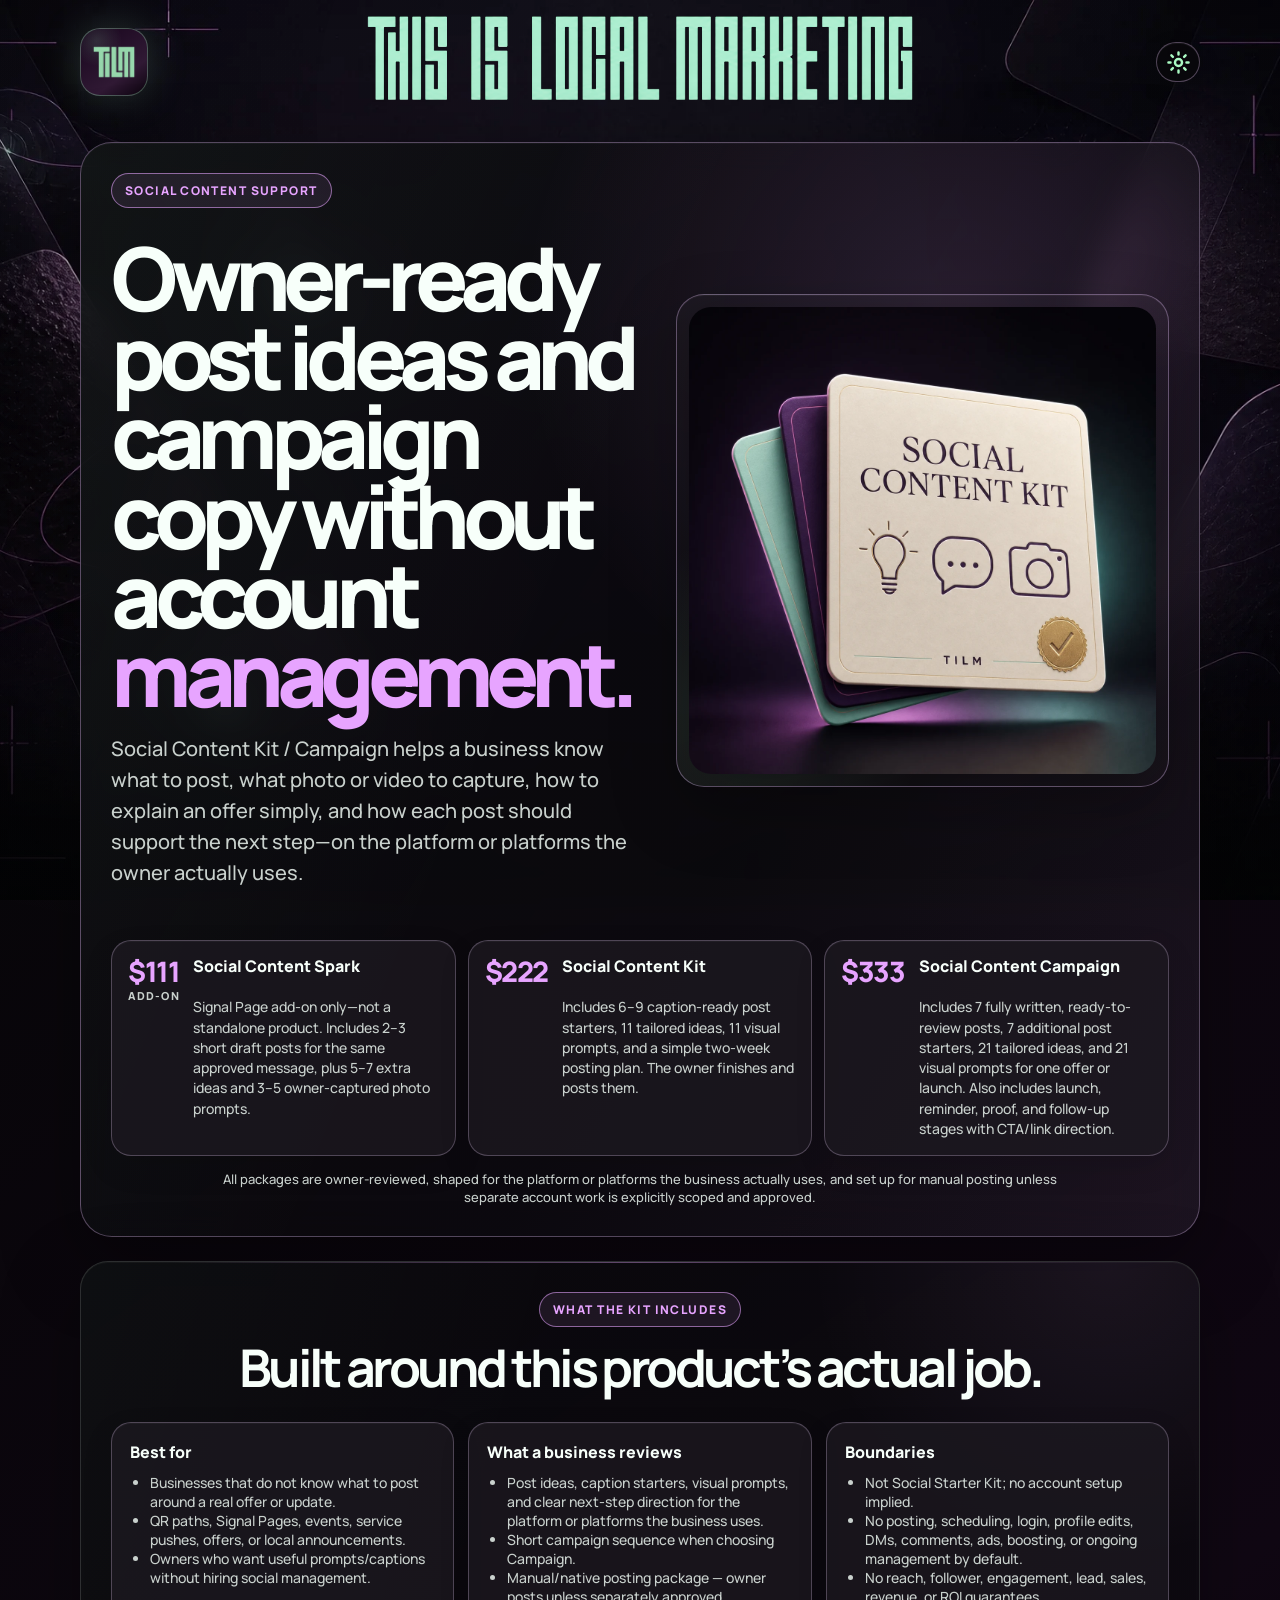
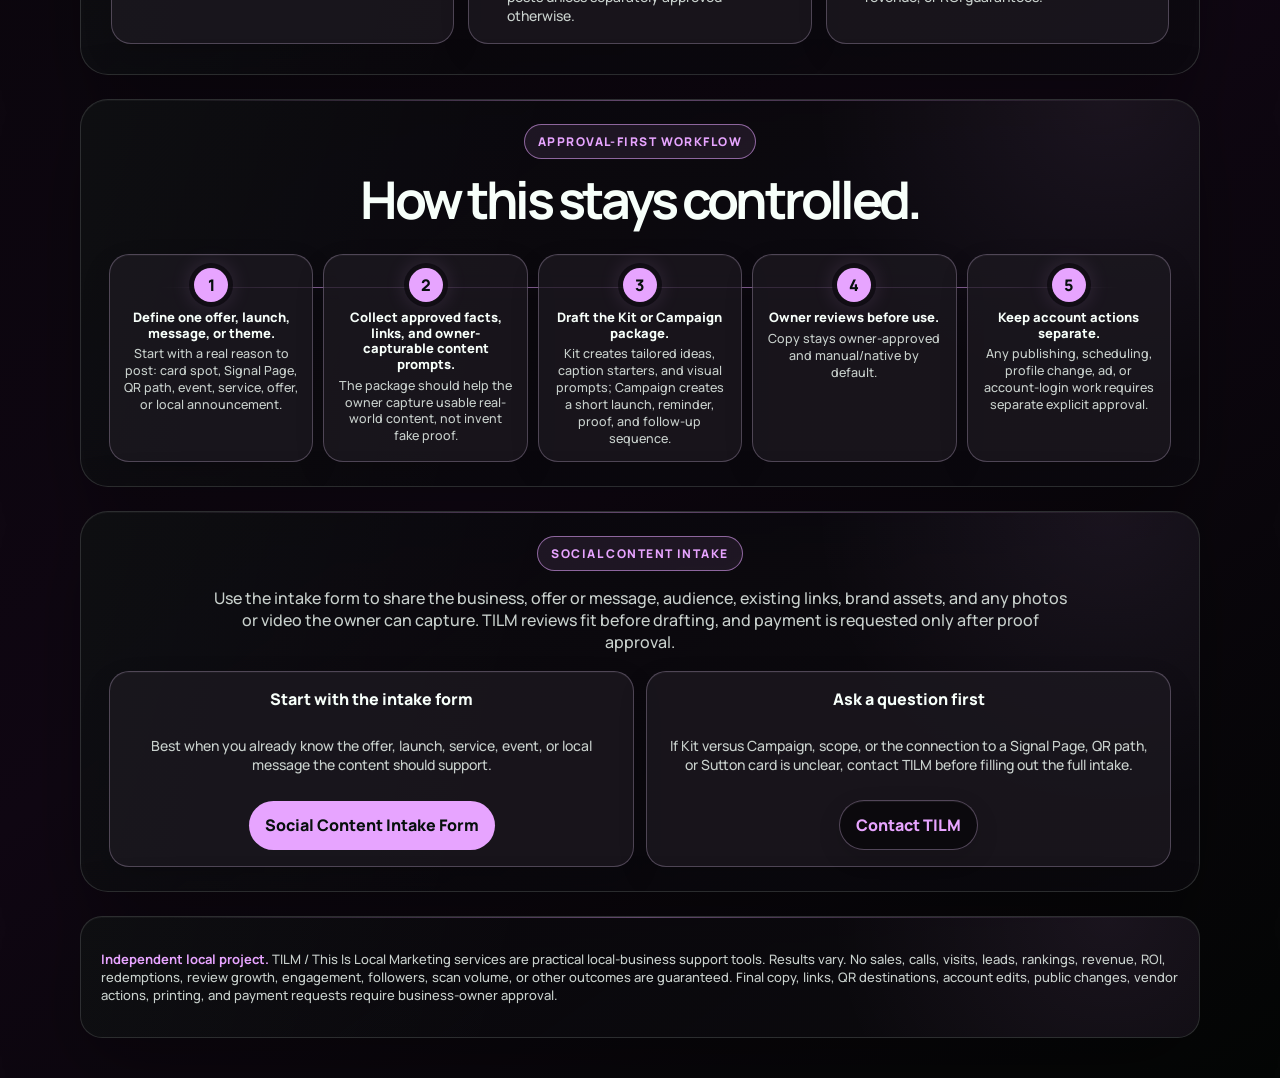
<file: services/social-content/index.html>
<!doctype html><html lang="en"><head><meta charset="utf-8"><meta name="viewport" content="width=device-width,initial-scale=1"><title>Social Content Kit / Campaign — TILM</title><meta name="description" content="TILM Social Content Kits and Campaigns give local businesses owner-ready post ideas, caption starters, visual prompts, and campaign copy without account management.">
  <link rel="canonical" href="https://thisislocalmarketing.github.io/tilm-signal-pages/services/social-content/" />
  <meta name="robots" content="index,follow" />
  <meta property="og:type" content="website" />
  <meta property="og:title" content="Social Content Kit / Campaign — TILM" />
  <meta property="og:description" content="TILM Social Content Kits and Campaigns give local businesses owner-ready post ideas, caption starters, visual prompts, and campaign copy without account management." />
  <meta property="og:url" content="https://thisislocalmarketing.github.io/tilm-signal-pages/services/social-content/" /><link href="../../assets/brand/fonts/tilm-local-fonts.css" rel="stylesheet"><style>
:root{--bg:#030706;--bg2:#100414;--surface:rgba(255,255,255,.045);--surface2:rgba(255,255,255,.075);--text:#F7FFFA;--muted:#C9D1CD;--line:rgba(199,208,204,.20);--mint:#AAFAC3;--cyan:#54F2D2;--orchid:#301934;--warm:#F3C969;--rose:#E7A4FF;--accent:var(--mint);--accent2:var(--cyan);--ring-x:72%;color-scheme:dark}body.light{--bg:#F7FFFA;--bg2:#F1E9F5;--surface:rgba(16,33,29,.055);--surface2:rgba(16,33,29,.085);--text:#10211D;--muted:#50655F;--line:rgba(16,33,29,.18);--orchid:#F2E7F5;--accent:#0F6D5E;--accent2:#0E8B78;color-scheme:light}*{box-sizing:border-box}html{scroll-behavior:smooth}body{margin:0;min-height:100vh;background:radial-gradient(circle at 15% -8%,color-mix(in srgb,var(--accent2) 16%,transparent),transparent 32%),radial-gradient(circle at 88% 6%,color-mix(in srgb,var(--orchid) 75%,transparent),transparent 36%),linear-gradient(145deg,var(--bg),var(--bg2) 65%,var(--bg));color:var(--text);font-family:Manrope,Inter,system-ui,sans-serif}a{color:inherit}.wrap{width:min(1120px,calc(100% - 40px));margin:0 auto}.nav{display:flex;align-items:center;justify-content:space-between;padding:34px 0 28px}.brand{display:flex;align-items:center;gap:14px;text-decoration:none}.brand img{width:62px;height:62px;border-radius:19px;box-shadow:0 0 0 1px var(--line)}.brand b{display:block;font-size:22px;letter-spacing:-.04em}.brand span{display:block;color:var(--muted);font-size:13px}.nav-actions{display:flex;gap:10px;align-items:center}.mode,.back,.btn{border:1px solid var(--line);background:var(--surface);color:var(--text);border-radius:999px;padding:12px 16px;font-weight:900;text-decoration:none}.mode{width:44px;height:44px;padding:0;display:grid;place-items:center}.hero{position:relative;overflow:hidden;border:1px solid var(--line);border-radius:32px;background:linear-gradient(135deg,rgba(255,255,255,.065),rgba(255,255,255,.025));padding:30px;display:grid;grid-template-columns:1fr .92fr;gap:30px;align-items:center;min-height:520px}.hero:after{content:"";position:absolute;right:calc(100% - var(--ring-x));top:-18%;width:580px;height:580px;border-radius:50%;border:11px solid color-mix(in srgb,var(--accent) 18%,transparent);filter:blur(.4px);opacity:.72}.hero>*{position:relative;z-index:1}.eyebrow,.badge{display:inline-flex;width:max-content;border:1px solid color-mix(in srgb,var(--accent) 56%,transparent);border-radius:999px;padding:8px 13px;color:var(--accent);font-weight:950;font-size:12px;letter-spacing:.12em;text-transform:uppercase;background:color-mix(in srgb,var(--accent) 9%,transparent)}h1{font-size:clamp(48px,7.4vw,88px);line-height:.9;letter-spacing:-.085em;margin:30px 0 20px;font-weight:950}h1 em{font-style:normal;color:var(--accent)}h2{font-size:clamp(34px,4.4vw,52px);line-height:.98;letter-spacing:-.07em;text-align:center;margin:12px 0 28px}h3{font-size:26px;line-height:1;letter-spacing:-.05em;margin:12px 0}.lead{font-size:20px;line-height:1.55;color:var(--muted);max-width:660px}.price-strip{display:grid;grid-template-columns:repeat(3,1fr);gap:12px;margin-top:24px}.price-card,.card,.step,.contact-box{border:1px solid var(--line);border-radius:20px;background:var(--surface);padding:18px}.price-card strong{display:block;color:var(--accent);font-size:30px;line-height:1;font-weight:950;letter-spacing:-.05em;margin-bottom:10px}.price-card b,.card b,.step b{display:block;color:var(--text);font-weight:950}.price-card span,.card li,.card p,.step p,.contact-box p{color:var(--muted);font-size:14px}.section{margin:24px 0;border:1px solid var(--line);border-radius:28px;padding:30px;background:rgba(255,255,255,.025)}.section>.badge{margin-bottom:8px}.grid-3{display:grid;grid-template-columns:repeat(3,1fr);gap:14px}.grid-2{display:grid;grid-template-columns:repeat(2,1fr);gap:14px}.steps{display:grid;gap:12px}.step{display:grid;grid-template-columns:48px 1fr;gap:16px;align-items:start}.num{width:34px;height:34px;border-radius:50%;background:var(--accent);color:#07100D;display:grid;place-items:center;font-weight:950}.chips{display:flex;gap:10px;flex-wrap:wrap;justify-content:center;margin:18px 0}.chip{border:1px solid var(--line);border-radius:999px;padding:9px 13px;color:var(--muted);background:var(--surface)}.visual{border:1px solid var(--line);border-radius:28px;padding:26px;background:radial-gradient(circle at 20% 20%,color-mix(in srgb,var(--accent) 16%,transparent),transparent 30%),rgba(255,255,255,.025)}.cta-row{display:flex;align-items:center;justify-content:space-between;gap:20px;border:1px solid color-mix(in srgb,var(--accent) 44%,transparent);border-radius:22px;padding:18px;background:color-mix(in srgb,var(--accent) 7%,transparent)}.cta-row .btn{background:var(--accent);color:#07100D;border-color:transparent}.foot{margin:24px 0 40px;border:1px solid var(--line);border-radius:22px;padding:20px;color:var(--muted);font-size:13px}.foot strong{color:var(--accent)}ul{margin:10px 0 0;padding-left:20px}.fine{font-size:13px;color:var(--muted)}@media(max-width:900px){.hero,.grid-3,.grid-2,.price-strip{grid-template-columns:1fr}.hero{min-height:unset}h1{font-size:46px}.nav{align-items:flex-start}.cta-row{display:grid}}@media(max-width:560px){.wrap{width:min(94vw,1120px)}.hero,.section{padding:22px;border-radius:24px}.nav{display:grid}.nav-actions{justify-content:space-between}.price-card strong{font-size:26px}}
:root{--accent:#E7A4FF;--accent2:#AAFAC3;--ring-x:78%}.social-board{display:grid;gap:14px}.profile-card,.post-card,.calendar{border:1px solid var(--line);border-radius:22px;background:rgba(255,255,255,.045);padding:18px}.avatar{width:48px;height:48px;border-radius:16px;background:linear-gradient(135deg,var(--accent),var(--accent2));display:inline-grid;place-items:center;color:#07100D;font-weight:950}.post-grid{display:grid;grid-template-columns:1fr 1fr;gap:12px}.mini-post{border:1px solid var(--line);border-radius:16px;padding:14px;background:var(--surface)}.calendar{display:grid;grid-template-columns:repeat(4,1fr);gap:10px}.calendar div{border:1px solid var(--line);border-radius:14px;padding:10px;text-align:center;color:var(--muted)}@media(max-width:900px){.post-grid,.calendar{grid-template-columns:1fr}}
.logo{width:68px;height:68px;border-radius:20px;overflow:hidden;background:radial-gradient(circle at 24% 18%,color-mix(in srgb,var(--mint) 14%,transparent),transparent 34%),linear-gradient(145deg,#17051C,#301934 68%,#0B030D);border:1px solid color-mix(in srgb,var(--mint) 30%,transparent);box-shadow:0 0 42px color-mix(in srgb,var(--mint) 18%,transparent);padding:5px;display:grid;place-items:center}.logo img{display:block;width:100%;height:100%;object-fit:contain;border-radius:0;box-shadow:none}.mode{border:1px solid var(--line);background:color-mix(in srgb,var(--surface) 88%,transparent);color:var(--mint);border-radius:999px;width:44px;height:40px;display:inline-grid;place-items:center;font-weight:900;cursor:pointer}.mode-icon{font-size:21px;line-height:1;color:var(--mint);text-shadow:0 0 14px color-mix(in srgb,var(--mint) 24%,transparent)}.section>.badge{display:flex;margin:0 auto 16px}.section h2{text-align:center}.sample-label{justify-content:center;text-align:center}.sample-label span{display:none}.sample-contact .card{display:grid;justify-items:center;text-align:center;gap:12px}.sample-contact .card p{text-align:center}.intake-btn,.ghost-btn{width:max-content;margin:0 auto}
/* product-page header aligned to main TILM signal page */
.nav{position:relative;display:flex;align-items:center;justify-content:space-between;gap:18px;min-height:76px;margin-bottom:26px;padding:28px 0 20px}.brand{display:flex;align-items:center;justify-self:start;position:relative;z-index:2;text-decoration:none}.logo{width:68px;height:68px;border-radius:20px;overflow:hidden;background:radial-gradient(circle at 24% 18%,color-mix(in srgb,var(--mint) 14%,transparent),transparent 34%),linear-gradient(145deg,#17051C,#301934 68%,#0B030D);border:1px solid color-mix(in srgb,var(--mint) 30%,transparent);box-shadow:0 0 42px color-mix(in srgb,var(--mint) 18%,transparent);padding:5px;display:grid;place-items:center}.logo img{display:block;width:100%;height:100%;object-fit:contain;border-radius:0;box-shadow:none}.brand-title{position:absolute;left:50%;top:50%;transform:translate(-50%,-50%);width:min(52vw,560px);max-width:calc(100% - 220px);z-index:1}.brand-title img{display:block;width:100%;height:auto;object-fit:contain}body.light .brand-title img{filter:brightness(.34) saturate(1.35)}.nav-actions{position:relative;z-index:2;display:flex;gap:10px;align-items:center}.mode{border:1px solid var(--line);background:color-mix(in srgb,var(--surface) 88%,transparent);color:var(--mint);border-radius:999px;width:44px;height:40px;display:inline-grid;place-items:center;font-weight:900;cursor:pointer}.mode-icon{font-size:21px;line-height:1;color:var(--mint);text-shadow:0 0 14px color-mix(in srgb,var(--mint) 24%,transparent)}.back{border:1px solid var(--line);background:color-mix(in srgb,var(--surface) 88%,transparent);color:var(--mint);border-radius:999px;height:40px;padding:0 14px;display:inline-grid;place-items:center;font-weight:900;text-decoration:none}@media(max-width:560px){.wrap{width:min(94vw,1120px);margin-top:16px}.nav{display:flex;min-height:64px;gap:10px}.mode{margin-top:0}.logo{width:58px;height:58px}.brand-title{left:44%;width:min(42vw,210px);max-width:none}.nav-actions{margin-left:0}}
.social-deck-visual{padding:12px;display:grid;place-items:center;overflow:hidden;background:radial-gradient(circle at 14% 86%,rgba(170,250,195,.12),transparent 30%),rgba(255,255,255,.025)}.social-deck-visual img{display:block;width:100%;height:auto;aspect-ratio:1;object-fit:cover;border-radius:22px;box-shadow:0 22px 60px rgba(0,0,0,.35)}.social-price-strip{grid-column:1/-1;display:grid;grid-template-columns:repeat(3,minmax(0,1fr));gap:12px;margin:2px 0 0}.social-price-strip .price-card{display:grid;grid-template-columns:auto minmax(0,1fr);grid-template-areas:"price title" "price copy";align-content:start;align-items:start;column-gap:14px;row-gap:2px;min-height:0;padding:16px}.social-price-strip .price-card strong{grid-area:price;grid-row:auto;font-size:clamp(22px,2.2vw,30px);line-height:1;color:var(--accent);background:none;padding:0;min-width:0;white-space:nowrap}.social-price-strip .price-card b{grid-area:title;align-self:start;line-height:1.2}.social-price-strip .price-card span{grid-area:copy;align-self:start;line-height:1.45}.price-note{grid-column:1/-1;margin:2px auto 0;text-align:center;color:var(--muted);font-size:13px;max-width:880px}.social-workflow{padding:24px 28px}.social-workflow .workflow-steps{display:grid;grid-template-columns:repeat(5,minmax(0,1fr));gap:10px}.social-workflow .workflow-steps .step{display:grid;grid-template-columns:1fr;padding:13px;gap:8px;min-height:0;text-align:center;align-content:start}.social-workflow .workflow-steps .num{margin:0 auto}.social-workflow .workflow-steps b{font-size:13px;line-height:1.2}.social-workflow .workflow-steps p{font-size:12.5px;line-height:1.35;margin:5px 0 0}body.light .social-workflow .num{color:#F7FFFA}.social-intake{padding:24px 28px}.social-intake .samples-intro{text-align:center;max-width:860px;margin:0 auto 18px;color:var(--muted)}.social-intake .sample-contact{display:grid;grid-template-columns:1fr 1fr;gap:12px}.social-intake .sample-contact .card{min-height:0;padding:16px;display:grid;justify-items:center;text-align:center;gap:12px}.social-intake .sample-contact .card p{text-align:center}.social-intake .intake-btn{display:inline-flex;align-items:center;justify-content:center;background:var(--accent);color:#07100D;text-decoration:none;border-radius:999px;padding:13px 16px;font-weight:950;width:max-content;margin:0 auto}.social-intake .ghost-btn{display:inline-flex;align-items:center;justify-content:center;border:1px solid color-mix(in srgb,var(--accent) 42%,transparent);color:var(--accent);text-decoration:none;border-radius:999px;padding:13px 16px;font-weight:900;background:color-mix(in srgb,var(--accent) 7%,transparent);width:max-content;margin:0 auto}body.light .social-intake .intake-btn{color:#F7FFFA}@media(max-width:900px){.social-price-strip{grid-template-columns:1fr}.social-workflow .workflow-steps{grid-template-columns:1fr 1fr}}@media(max-width:700px){.social-intake .sample-contact{grid-template-columns:1fr}}@media(max-width:560px){.social-price-strip .price-card{grid-template-columns:1fr;grid-template-areas:"price" "title" "copy"}.social-workflow .workflow-steps{grid-template-columns:1fr}}.social-price-strip .price-card strong small{display:block;margin-top:5px;font-size:11px;line-height:1;text-transform:uppercase;letter-spacing:.1em;color:var(--muted)}@media(min-width:561px){.social-price-strip .price-card:first-child strong{position:relative}.social-price-strip .price-card:first-child strong small{position:absolute;top:calc(100% + 5px);left:0;margin-top:0}}</style><link rel="preload" as="image" href="../../assets/brand/backgrounds/tilm-bg-social-content-dark-2026-07-13.webp" type="image/webp" media="(min-width: 701px)">
<link rel="preload" as="image" href="../../assets/brand/backgrounds/tilm-bg-mobile-signal-network-dark-2026-07-16.webp" type="image/webp" media="(max-width: 700px)"><link rel="stylesheet" href="../../assets/brand/backgrounds/tilm-premium-system-v1.css"><style id="tilm-wordmark-cache-reset">.tilm-page .brand-title img{content:normal!important}</style></head><body class="tilm-page tilm-page-social"><script>(function(){try{if(localStorage.getItem("tilm-theme")==="light")document.body.classList.add("light");}catch(_){}})();</script><main class="wrap"><nav class="nav" aria-label="Service page controls"><a class="brand" href="../../#products"><span class="logo" aria-label="Mint TILM logo"><img src="../../assets/brand/tilm-logo-mint-square-web-2026-07-05.png" alt="TILM logo"></span></a><div class="brand-title"><img src="../../assets/brand/tilm-full-wordmark-spacing-fixed-v4-2026-07-27.png" alt="This Is Local Marketing"></div><div class="nav-actions"><button class="mode" id="modeToggle" aria-label="Switch to light mode" title="Switch to light mode"><span class="mode-icon" aria-hidden="true">☼</span></button></div></nav><section class="hero"><div class="hero-copy"><span class="eyebrow">Social content support</span><h1>Owner-ready post ideas and campaign copy without account <em>management.</em></h1><p class="lead">Social Content Kit / Campaign helps a business know what to post, what photo or video to capture, how to explain an offer simply, and how each post should support the next step—on the platform or platforms the owner actually uses.</p></div><div class="visual social-deck-visual"><img src="../../assets/mockups/tilm-social-content-deck-hero-2026-07-11.webp" alt="Social Content Kit card deck representing post ideas, caption starters, and photo prompts"></div><div class="price-strip social-price-strip" aria-label="Social Content pricing"><div class="price-card"><strong>$111<small>add-on</small></strong><b>Social Content Spark</b><span>Signal Page add-on only—not a standalone product. Includes 2–3 short draft posts for the same approved message, plus 5–7 extra ideas and 3–5 owner-captured photo prompts.</span></div><div class="price-card"><strong>$222</strong><b>Social Content Kit</b><span>Includes 6–9 caption-ready post starters, 11 tailored ideas, 11 visual prompts, and a simple two-week posting plan. The owner finishes and posts them.</span></div><div class="price-card"><strong>$333</strong><b>Social Content Campaign</b><span>Includes 7 fully written, ready-to-review posts, 7 additional post starters, 21 tailored ideas, and 21 visual prompts for one offer or launch. Also includes launch, reminder, proof, and follow-up stages with CTA/link direction.</span></div><p class="price-note">All packages are owner-reviewed, shaped for the platform or platforms the business actually uses, and set up for manual posting unless separate account work is explicitly scoped and approved.</p></div></section><section class="section"><span class="badge">What the kit includes</span><h2>Built around this product’s actual job.</h2><div class="grid-3"><article class="card"><b>Best for</b><ul><li>Businesses that do not know what to post around a real offer or update.</li><li>QR paths, Signal Pages, events, service pushes, offers, or local announcements.</li><li>Owners who want useful prompts/captions without hiring social management.</li></ul></article><article class="card"><b>What a business reviews</b><ul><li>Post ideas, caption starters, visual prompts, and clear next-step direction for the platform or platforms the business uses.</li><li>Short campaign sequence when choosing Campaign.</li><li>Manual/native posting package — owner posts unless separately approved otherwise.</li></ul></article><article class="card"><b>Boundaries</b><ul><li>Not Social Starter Kit; no account setup implied.</li><li>No posting, scheduling, login, profile edits, DMs, comments, ads, boosting, or ongoing management by default.</li><li>No reach, follower, engagement, lead, sales, revenue, or ROI guarantees.</li></ul></article></div></section><section class="section workflow-section social-workflow"><span class="badge">Approval-first workflow</span><h2>How this stays controlled.</h2><div class="steps workflow-steps"><div class="step"><div class="num">1</div><div><b>Define one offer, launch, message, or theme.</b><p>Start with a real reason to post: card spot, Signal Page, QR path, event, service, offer, or local announcement.</p></div></div><div class="step"><div class="num">2</div><div><b>Collect approved facts, links, and owner-capturable content prompts.</b><p>The package should help the owner capture usable real-world content, not invent fake proof.</p></div></div><div class="step"><div class="num">3</div><div><b>Draft the Kit or Campaign package.</b><p>Kit creates tailored ideas, caption starters, and visual prompts; Campaign creates a short launch, reminder, proof, and follow-up sequence.</p></div></div><div class="step"><div class="num">4</div><div><b>Owner reviews before use.</b><p>Copy stays owner-approved and manual/native by default.</p></div></div><div class="step"><div class="num">5</div><div><b>Keep account actions separate.</b><p>Any publishing, scheduling, profile change, ad, or account-login work requires separate explicit approval.</p></div></div></div></section><section class="section intake-section social-intake" id="social-content-contact"><span class="badge">Social Content intake</span><p class="samples-intro">Use the intake form to share the business, offer or message, audience, existing links, brand assets, and any photos or video the owner can capture. TILM reviews fit before drafting, and payment is requested only after proof approval.</p><div class="sample-contact"><article class="card"><b>Start with the intake form</b><p>Best when you already know the offer, launch, service, event, or local message the content should support.</p><a class="intake-btn" href="https://docs.google.com/forms/d/e/1FAIpQLSdhcwdiSITfJWa7TjxBPl6Te4vL07FFXlr5EJphJ4hVGqa10A/viewform" target="_blank" rel="noopener">Social Content Intake Form</a></article><article class="card"><b>Ask a question first</b><p>If Kit versus Campaign, scope, or the connection to a Signal Page, QR path, or Sutton card is unclear, contact TILM before filling out the full intake.</p><a class="ghost-btn" href="../../#contact">Contact TILM</a></article></div></section><section class="foot" aria-label="Project independence and results note"><p><strong>Independent local project.</strong> TILM / This Is Local Marketing services are practical local-business support tools. Results vary. No sales, calls, visits, leads, rankings, revenue, ROI, redemptions, review growth, engagement, followers, scan volume, or other outcomes are guaranteed. Final copy, links, QR destinations, account edits, public changes, vendor actions, printing, and payment requests require business-owner approval.</p></section><a class="mobile-quick-cta" href="#social-content-contact" data-mobile-cta aria-hidden="true" tabindex="-1">Start Social intake</a></main><script>const btn=document.getElementById('modeToggle');btn.addEventListener('click',()=>{document.body.classList.toggle('light');const light=document.body.classList.contains('light');btn.innerHTML='<span class="mode-icon" aria-hidden="true">'+(light?'☾':'☼')+'</span>';btn.setAttribute('aria-label',light?'Switch to dark mode':'Switch to light mode');btn.title=light?'Switch to dark mode':'Switch to light mode';});</script><script src="../../assets/js/tilm-mobile-experience.js"></script></body></html>
</file>
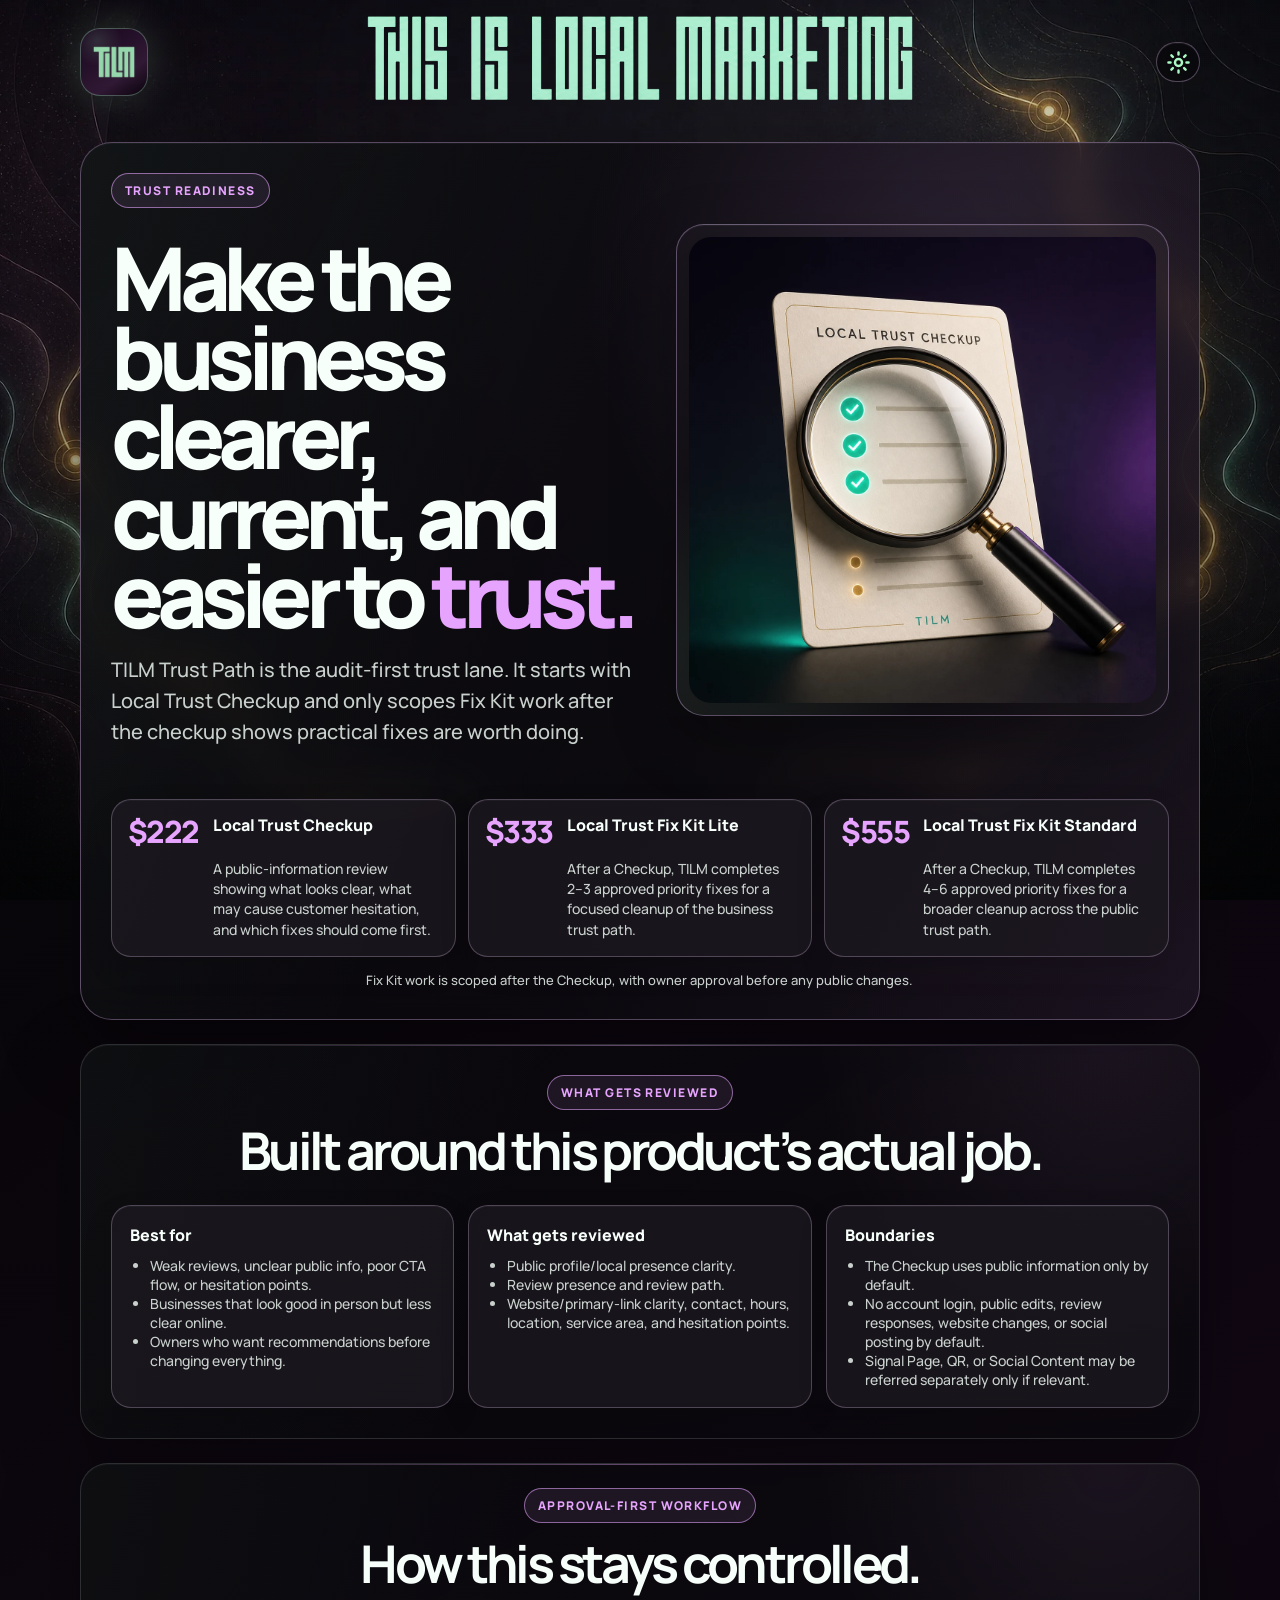
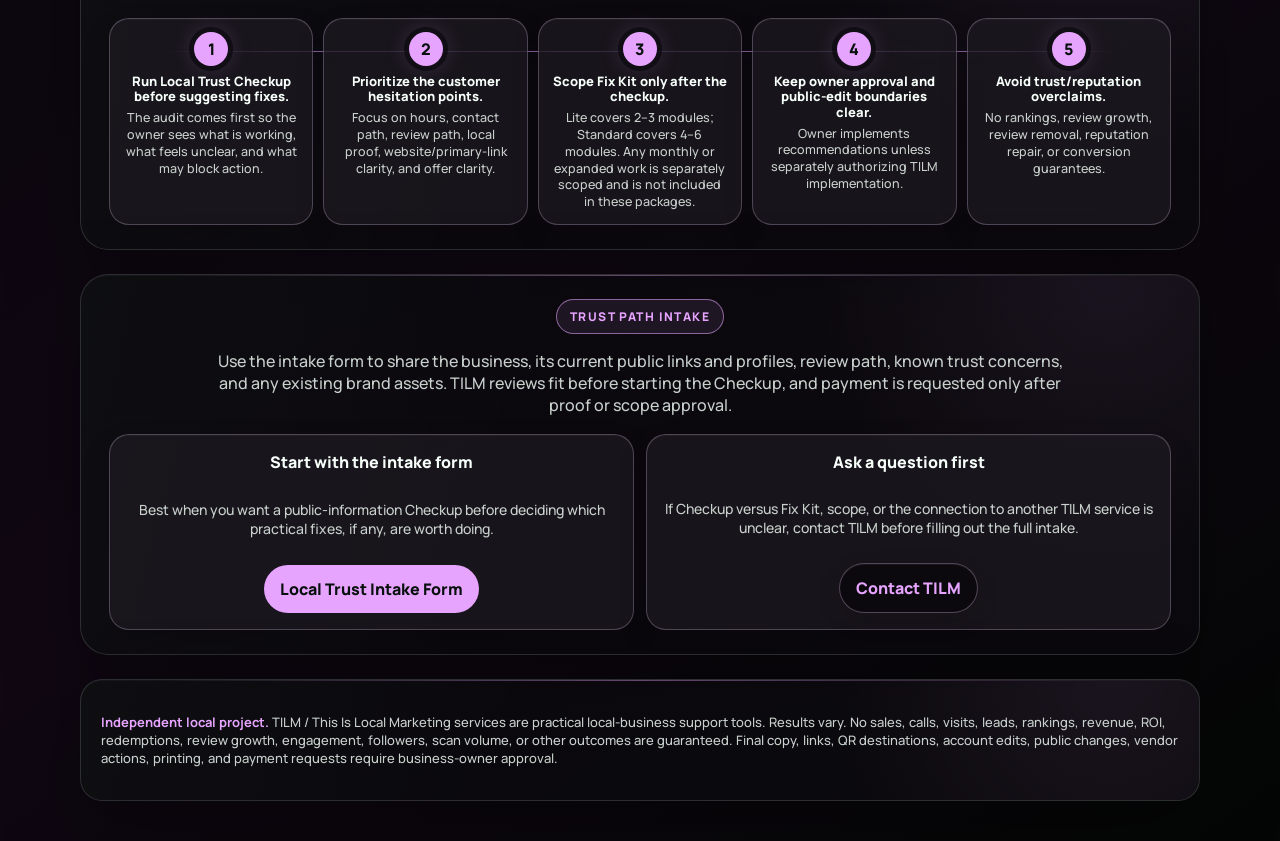
<file: services/trust-path/index.html>
<!doctype html><html lang="en"><head><meta charset="utf-8"><meta name="viewport" content="width=device-width,initial-scale=1"><title>TILM Trust Path — TILM</title><meta name="description" content="TILM Trust Path starts with a public-information checkup and scopes practical, owner-approved fixes only when they are worthwhile.">
  <link rel="canonical" href="https://thisislocalmarketing.github.io/tilm-signal-pages/services/trust-path/" />
  <meta name="robots" content="index,follow" />
  <meta property="og:type" content="website" />
  <meta property="og:title" content="TILM Trust Path — TILM" />
  <meta property="og:description" content="TILM Trust Path starts with a public-information checkup and scopes practical, owner-approved fixes only when they are worthwhile." />
  <meta property="og:url" content="https://thisislocalmarketing.github.io/tilm-signal-pages/services/trust-path/" /><link href="../../assets/brand/fonts/tilm-local-fonts.css" rel="stylesheet"><style>
:root{--bg:#030706;--bg2:#100414;--surface:rgba(255,255,255,.045);--surface2:rgba(255,255,255,.075);--text:#F7FFFA;--muted:#C9D1CD;--line:rgba(199,208,204,.20);--mint:#AAFAC3;--cyan:#54F2D2;--orchid:#301934;--warm:#F3C969;--rose:#E7A4FF;--accent:var(--mint);--accent2:var(--cyan);--ring-x:72%;color-scheme:dark}body.light{--bg:#F7FFFA;--bg2:#F1E9F5;--surface:rgba(16,33,29,.055);--surface2:rgba(16,33,29,.085);--text:#10211D;--muted:#50655F;--line:rgba(16,33,29,.18);--orchid:#F2E7F5;--accent:#0F6D5E;--accent2:#0E8B78;color-scheme:light}*{box-sizing:border-box}html{scroll-behavior:smooth}body{margin:0;min-height:100vh;background:radial-gradient(circle at 15% -8%,color-mix(in srgb,var(--accent2) 16%,transparent),transparent 32%),radial-gradient(circle at 88% 6%,color-mix(in srgb,var(--orchid) 75%,transparent),transparent 36%),linear-gradient(145deg,var(--bg),var(--bg2) 65%,var(--bg));color:var(--text);font-family:Manrope,Inter,system-ui,sans-serif}a{color:inherit}.wrap{width:min(1120px,calc(100% - 40px));margin:0 auto}.nav{display:flex;align-items:center;justify-content:space-between;padding:34px 0 28px}.brand{display:flex;align-items:center;gap:14px;text-decoration:none}.brand img{width:62px;height:62px;border-radius:19px;box-shadow:0 0 0 1px var(--line)}.brand b{display:block;font-size:22px;letter-spacing:-.04em}.brand span{display:block;color:var(--muted);font-size:13px}.nav-actions{display:flex;gap:10px;align-items:center}.mode,.back,.btn{border:1px solid var(--line);background:var(--surface);color:var(--text);border-radius:999px;padding:12px 16px;font-weight:900;text-decoration:none}.mode{width:44px;height:44px;padding:0;display:grid;place-items:center}.hero{position:relative;overflow:hidden;border:1px solid var(--line);border-radius:32px;background:linear-gradient(135deg,rgba(255,255,255,.065),rgba(255,255,255,.025));padding:30px;display:grid;grid-template-columns:1fr .92fr;gap:30px;align-items:center;min-height:520px}.hero:after{content:"";position:absolute;right:calc(100% - var(--ring-x));top:-18%;width:580px;height:580px;border-radius:50%;border:11px solid color-mix(in srgb,var(--accent) 18%,transparent);filter:blur(.4px);opacity:.72}.hero>*{position:relative;z-index:1}.eyebrow,.badge{display:inline-flex;width:max-content;border:1px solid color-mix(in srgb,var(--accent) 56%,transparent);border-radius:999px;padding:8px 13px;color:var(--accent);font-weight:950;font-size:12px;letter-spacing:.12em;text-transform:uppercase;background:color-mix(in srgb,var(--accent) 9%,transparent)}h1{font-size:clamp(48px,7.4vw,88px);line-height:.9;letter-spacing:-.085em;margin:30px 0 20px;font-weight:950}h1 em{font-style:normal;color:var(--accent)}h2{font-size:clamp(34px,4.4vw,52px);line-height:.98;letter-spacing:-.07em;text-align:center;margin:12px 0 28px}h3{font-size:26px;line-height:1;letter-spacing:-.05em;margin:12px 0}.lead{font-size:20px;line-height:1.55;color:var(--muted);max-width:660px}.price-strip{display:grid;grid-template-columns:repeat(3,1fr);gap:12px;margin-top:24px}.price-card,.card,.step,.contact-box{border:1px solid var(--line);border-radius:20px;background:var(--surface);padding:18px}.price-card strong{display:block;color:var(--accent);font-size:30px;line-height:1;font-weight:950;letter-spacing:-.05em;margin-bottom:10px}.price-card b,.card b,.step b{display:block;color:var(--text);font-weight:950}.price-card span,.card li,.card p,.step p,.contact-box p{color:var(--muted);font-size:14px}.section{margin:24px 0;border:1px solid var(--line);border-radius:28px;padding:30px;background:rgba(255,255,255,.025)}.section>.badge{margin-bottom:8px}.grid-3{display:grid;grid-template-columns:repeat(3,1fr);gap:14px}.grid-2{display:grid;grid-template-columns:repeat(2,1fr);gap:14px}.steps{display:grid;gap:12px}.step{display:grid;grid-template-columns:48px 1fr;gap:16px;align-items:start}.num{width:34px;height:34px;border-radius:50%;background:var(--accent);color:#07100D;display:grid;place-items:center;font-weight:950}.chips{display:flex;gap:10px;flex-wrap:wrap;justify-content:center;margin:18px 0}.chip{border:1px solid var(--line);border-radius:999px;padding:9px 13px;color:var(--muted);background:var(--surface)}.visual{border:1px solid var(--line);border-radius:28px;padding:26px;background:radial-gradient(circle at 20% 20%,color-mix(in srgb,var(--accent) 16%,transparent),transparent 30%),rgba(255,255,255,.025)}.cta-row{display:flex;align-items:center;justify-content:space-between;gap:20px;border:1px solid color-mix(in srgb,var(--accent) 44%,transparent);border-radius:22px;padding:18px;background:color-mix(in srgb,var(--accent) 7%,transparent)}.cta-row .btn{background:var(--accent);color:#07100D;border-color:transparent}.foot{margin:24px 0 40px;border:1px solid var(--line);border-radius:22px;padding:20px;color:var(--muted);font-size:13px}.foot strong{color:var(--accent)}ul{margin:10px 0 0;padding-left:20px}.fine{font-size:13px;color:var(--muted)}@media(max-width:900px){.hero,.grid-3,.grid-2,.price-strip{grid-template-columns:1fr}.hero{min-height:unset}h1{font-size:46px}.nav{align-items:flex-start}.cta-row{display:grid}}@media(max-width:560px){.wrap{width:min(94vw,1120px)}.hero,.section{padding:22px;border-radius:24px}.nav{display:grid}.nav-actions{justify-content:space-between}.price-card strong{font-size:26px}}
:root{--accent:#F3C969;--accent2:#AAFAC3;--ring-x:62%}.scorecard{border:1px solid var(--line);border-radius:24px;padding:22px;background:linear-gradient(155deg,rgba(243,201,105,.11),rgba(255,255,255,.025))}.score{font-size:76px;line-height:1;color:var(--accent);font-weight:950;letter-spacing:-.08em}.bar{height:12px;border-radius:999px;background:rgba(255,255,255,.1);overflow:hidden}.bar span{display:block;height:100%;background:var(--accent);border-radius:999px}.audit-row{border:1px solid var(--line);border-radius:16px;padding:14px;margin:12px 0;display:grid;grid-template-columns:140px 1fr;gap:14px}.audit-tags{display:grid;grid-template-columns:1fr 1fr;gap:10px}.audit-tags div{border:1px solid var(--line);border-radius:14px;padding:12px;background:var(--surface)}@media(max-width:900px){.audit-row,.audit-tags{grid-template-columns:1fr}}
.logo{width:68px;height:68px;border-radius:20px;overflow:hidden;background:radial-gradient(circle at 24% 18%,color-mix(in srgb,var(--mint) 14%,transparent),transparent 34%),linear-gradient(145deg,#17051C,#301934 68%,#0B030D);border:1px solid color-mix(in srgb,var(--mint) 30%,transparent);box-shadow:0 0 42px color-mix(in srgb,var(--mint) 18%,transparent);padding:5px;display:grid;place-items:center}.logo img{display:block;width:100%;height:100%;object-fit:contain;border-radius:0;box-shadow:none}.mode{border:1px solid var(--line);background:color-mix(in srgb,var(--surface) 88%,transparent);color:var(--mint);border-radius:999px;width:44px;height:40px;display:inline-grid;place-items:center;font-weight:900;cursor:pointer}.mode-icon{font-size:21px;line-height:1;color:var(--mint);text-shadow:0 0 14px color-mix(in srgb,var(--mint) 24%,transparent)}.section>.badge{display:flex;margin:0 auto 16px}.section h2{text-align:center}.sample-label{justify-content:center;text-align:center}.sample-label span{display:none}.sample-contact .card{display:grid;justify-items:center;text-align:center;gap:12px}.sample-contact .card p{text-align:center}.intake-btn,.ghost-btn{width:max-content;margin:0 auto}
/* product-page header aligned to main TILM signal page */
.nav{position:relative;display:flex;align-items:center;justify-content:space-between;gap:18px;min-height:76px;margin-bottom:26px;padding:28px 0 20px}.brand{display:flex;align-items:center;justify-self:start;position:relative;z-index:2;text-decoration:none}.logo{width:68px;height:68px;border-radius:20px;overflow:hidden;background:radial-gradient(circle at 24% 18%,color-mix(in srgb,var(--mint) 14%,transparent),transparent 34%),linear-gradient(145deg,#17051C,#301934 68%,#0B030D);border:1px solid color-mix(in srgb,var(--mint) 30%,transparent);box-shadow:0 0 42px color-mix(in srgb,var(--mint) 18%,transparent);padding:5px;display:grid;place-items:center}.logo img{display:block;width:100%;height:100%;object-fit:contain;border-radius:0;box-shadow:none}.brand-title{position:absolute;left:50%;top:50%;transform:translate(-50%,-50%);width:min(52vw,560px);max-width:calc(100% - 220px);z-index:1}.brand-title img{display:block;width:100%;height:auto;object-fit:contain}body.light .brand-title img{filter:brightness(.34) saturate(1.35)}.nav-actions{position:relative;z-index:2;display:flex;gap:10px;align-items:center}.mode{border:1px solid var(--line);background:color-mix(in srgb,var(--surface) 88%,transparent);color:var(--mint);border-radius:999px;width:44px;height:40px;display:inline-grid;place-items:center;font-weight:900;cursor:pointer}.mode-icon{font-size:21px;line-height:1;color:var(--mint);text-shadow:0 0 14px color-mix(in srgb,var(--mint) 24%,transparent)}.back{border:1px solid var(--line);background:color-mix(in srgb,var(--surface) 88%,transparent);color:var(--mint);border-radius:999px;height:40px;padding:0 14px;display:inline-grid;place-items:center;font-weight:900;text-decoration:none}@media(max-width:560px){.wrap{width:min(94vw,1120px);margin-top:16px}.nav{display:flex;min-height:64px;gap:10px}.mode{margin-top:0}.logo{width:58px;height:58px}.brand-title{left:44%;width:min(42vw,210px);max-width:none}.nav-actions{margin-left:0}}
/* Trust Path readiness snapshot and price strip */
.readiness-visual{padding:18px;background:radial-gradient(circle at 82% 8%,rgba(243,201,105,.18),transparent 29%),radial-gradient(circle at 12% 90%,rgba(170,250,195,.14),transparent 34%),rgba(255,255,255,.025)}.readiness-board{display:grid;gap:16px}.readiness-heading{padding:4px 4px 0}.readiness-heading>span,.summary-label{display:inline-flex;width:max-content;color:var(--accent);font-size:11px;font-weight:950;letter-spacing:.12em;text-transform:uppercase}.readiness-heading b{display:block;font-size:25px;line-height:1.02;letter-spacing:-.055em;margin:7px 0}.readiness-heading p{margin:0;color:var(--muted);font-size:13px;line-height:1.45}.readiness-summary{display:grid;grid-template-columns:122px 1fr;gap:16px;align-items:center;padding:16px;border:1px solid color-mix(in srgb,var(--accent) 40%,var(--line));border-radius:22px;background:linear-gradient(135deg,color-mix(in srgb,var(--accent) 13%,transparent),rgba(255,255,255,.035))}.trust-ring{width:112px;height:112px;border-radius:50%;display:grid;place-items:center;background:conic-gradient(var(--accent) 0deg 216deg,rgba(255,255,255,.12) 216deg 360deg);padding:9px;box-shadow:0 0 0 8px rgba(255,255,255,.018)}.trust-ring>div{width:100%;height:100%;border-radius:50%;display:grid;place-content:center;text-align:center;background:var(--bg)}.trust-ring strong{font-size:41px;line-height:.8;letter-spacing:-.08em;color:var(--accent)}.trust-ring span{font-size:11px;color:var(--muted);font-weight:900;text-transform:uppercase;letter-spacing:.08em;margin-top:5px}.summary-copy h3{font-size:25px;line-height:.98;margin:8px 0 12px;letter-spacing:-.06em}.summary-copy h3 em{font-style:normal;color:var(--accent)}.summary-chips{display:flex;gap:7px;flex-wrap:wrap}.summary-chips span{border:1px solid var(--line);border-radius:999px;padding:7px 9px;color:var(--muted);font-size:11px;font-weight:800;background:rgba(255,255,255,.035)}.signal-grid{display:grid;grid-template-columns:1fr 1fr;gap:9px}.signal-card{display:grid;grid-template-columns:10px 1fr auto;gap:9px;align-items:start;padding:11px;border:1px solid var(--line);border-radius:15px;background:rgba(255,255,255,.035)}.signal-dot{width:8px;height:8px;border-radius:50%;margin-top:5px}.is-ready .signal-dot{background:var(--mint);box-shadow:0 0 12px color-mix(in srgb,var(--mint) 65%,transparent)}.is-focus .signal-dot{background:var(--accent);box-shadow:0 0 12px color-mix(in srgb,var(--accent) 65%,transparent)}.signal-card b{display:block;font-size:12px;line-height:1.1}.signal-card p{margin:4px 0 0;color:var(--muted);font-size:10.5px;line-height:1.25}.signal-card>strong{font-size:10px;line-height:1;color:var(--accent);text-transform:uppercase;letter-spacing:.08em;margin-top:2px}.trust-price-strip{grid-column:1/-1;display:grid;grid-template-columns:repeat(3,minmax(0,1fr));gap:12px;margin:2px 0 0}.trust-price-strip .price-card{display:grid;grid-template-columns:auto minmax(0,1fr);grid-template-areas:"price title" "price copy";align-content:start;align-items:start;column-gap:14px;row-gap:2px;min-height:0;padding:16px}.trust-price-strip .price-card strong{grid-area:price;grid-row:auto;font-size:clamp(24px,2.4vw,32px);line-height:1;color:var(--accent);background:none;padding:0;min-width:0}.trust-price-strip .price-card b{grid-area:title;align-self:start;line-height:1.2}.trust-price-strip .price-card span{grid-area:copy;align-self:start;line-height:1.45}.price-note{grid-column:1/-1;margin:2px auto 0;text-align:center;color:var(--muted);font-size:13px;max-width:880px}@media(max-width:900px){.signal-grid{grid-template-columns:1fr}.trust-price-strip{grid-template-columns:1fr}}@media(max-width:560px){.readiness-summary{grid-template-columns:1fr}.trust-ring{margin:auto}.summary-copy{text-align:center}.summary-chips{justify-content:center}.trust-price-strip .price-card{grid-template-columns:1fr;grid-template-areas:"price" "title" "copy"}}.trust-lens-visual{padding:12px;display:grid;place-items:center;overflow:hidden;background:radial-gradient(circle at 14% 86%,rgba(170,250,195,.12),transparent 30%),rgba(255,255,255,.025)}.trust-lens-visual img{display:block;width:100%;height:auto;aspect-ratio:1;object-fit:cover;border-radius:22px;box-shadow:0 22px 60px rgba(0,0,0,.35)}.trust-intake{padding:24px 28px}.trust-intake .samples-intro{text-align:center;max-width:860px;margin:0 auto 18px;color:var(--muted)}.trust-intake .sample-contact{display:grid;grid-template-columns:1fr 1fr;gap:12px}.trust-intake .sample-contact .card{min-height:0;padding:16px;display:grid;justify-items:center;text-align:center;gap:12px}.trust-intake .sample-contact .card p{text-align:center}.trust-intake .intake-btn{display:inline-flex;align-items:center;justify-content:center;background:var(--accent);color:#07100D;text-decoration:none;border-radius:999px;padding:13px 16px;font-weight:950;width:max-content;margin:0 auto}.trust-intake .ghost-btn{display:inline-flex;align-items:center;justify-content:center;border:1px solid color-mix(in srgb,var(--accent) 42%,transparent);color:var(--accent);text-decoration:none;border-radius:999px;padding:13px 16px;font-weight:900;background:color-mix(in srgb,var(--accent) 7%,transparent);width:max-content;margin:0 auto}body.light .trust-intake .intake-btn{color:#F7FFFA}@media(max-width:700px){.trust-intake .sample-contact{grid-template-columns:1fr}}.trust-workflow{padding:24px 28px}.trust-workflow .workflow-steps{display:grid;grid-template-columns:repeat(5,minmax(0,1fr));gap:10px}.trust-workflow .workflow-steps .step{display:grid;grid-template-columns:1fr;padding:13px;gap:8px;min-height:0;text-align:center;align-content:start}.trust-workflow .workflow-steps .num{margin:0 auto}.trust-workflow .workflow-steps b{font-size:13px;line-height:1.2}.trust-workflow .workflow-steps p{font-size:12.5px;line-height:1.35;margin:5px 0 0}body.light .trust-workflow .num{color:#F7FFFA}@media(max-width:900px){.trust-workflow .workflow-steps{grid-template-columns:1fr 1fr}}@media(max-width:560px){.trust-workflow .workflow-steps{grid-template-columns:1fr}}</style><link rel="preload" as="image" href="../../assets/brand/backgrounds/tilm-bg-trust-path-dark-2026-07-13.webp" type="image/webp" media="(min-width: 701px)">
<link rel="preload" as="image" href="../../assets/brand/backgrounds/tilm-bg-mobile-signal-network-dark-2026-07-16.webp" type="image/webp" media="(max-width: 700px)"><link rel="stylesheet" href="../../assets/brand/backgrounds/tilm-premium-system-v1.css"><style id="tilm-wordmark-cache-reset">.tilm-page .brand-title img{content:normal!important}</style></head><body class="tilm-page tilm-page-trust"><script>(function(){try{if(localStorage.getItem("tilm-theme")==="light")document.body.classList.add("light");}catch(_){}})();</script><main class="wrap"><nav class="nav" aria-label="Service page controls"><a class="brand" href="../../#products"><span class="logo" aria-label="Mint TILM logo"><img src="../../assets/brand/tilm-logo-mint-square-web-2026-07-05.png" alt="TILM logo"></span></a><div class="brand-title"><img src="../../assets/brand/tilm-full-wordmark-spacing-fixed-v4-2026-07-27.png" alt="This Is Local Marketing"></div><div class="nav-actions"><button class="mode" id="modeToggle" aria-label="Switch to light mode" title="Switch to light mode"><span class="mode-icon" aria-hidden="true">☼</span></button></div></nav><section class="hero"><div class="hero-copy"><span class="eyebrow">Trust readiness</span><h1>Make the business clearer, current, and easier to <em>trust.</em></h1><p class="lead">TILM Trust Path is the audit-first trust lane. It starts with Local Trust Checkup and only scopes Fix Kit work after the checkup shows practical fixes are worth doing.</p></div><div class="visual trust-lens-visual"><img src="../../assets/mockups/tilm-trust-path-trust-lens-hero-2026-07-11.webp" alt="Local Trust Checkup card under a magnifying glass, showing three clear signals and two areas needing attention"></div><div class="price-strip trust-price-strip" aria-label="TILM Trust Path pricing"><div class="price-card"><strong>$222</strong><b>Local Trust Checkup</b><span>A public-information review showing what looks clear, what may cause customer hesitation, and which fixes should come first.</span></div><div class="price-card"><strong>$333</strong><b>Local Trust Fix Kit Lite</b><span>After a Checkup, TILM completes 2–3 approved priority fixes for a focused cleanup of the business trust path.</span></div><div class="price-card"><strong>$555</strong><b>Local Trust Fix Kit Standard</b><span>After a Checkup, TILM completes 4–6 approved priority fixes for a broader cleanup across the public trust path.</span></div><p class="price-note">Fix Kit work is scoped after the Checkup, with owner approval before any public changes.</p></div></section><section class="section"><span class="badge">What gets reviewed</span><h2>Built around this product’s actual job.</h2><div class="grid-3"><article class="card"><b>Best for</b><ul><li>Weak reviews, unclear public info, poor CTA flow, or hesitation points.</li><li>Businesses that look good in person but less clear online.</li><li>Owners who want recommendations before changing everything.</li></ul></article><article class="card"><b>What gets reviewed</b><ul><li>Public profile/local presence clarity.</li><li>Review presence and review path.</li><li>Website/primary-link clarity, contact, hours, location, service area, and hesitation points.</li></ul></article><article class="card"><b>Boundaries</b><ul><li>The Checkup uses public information only by default.</li><li>No account login, public edits, review responses, website changes, or social posting by default.</li><li>Signal Page, QR, or Social Content may be referred separately only if relevant.</li></ul></article></div></section><section class="section workflow-section trust-workflow"><span class="badge">Approval-first workflow</span><h2>How this stays controlled.</h2><div class="steps workflow-steps"><div class="step"><div class="num">1</div><div><b>Run Local Trust Checkup before suggesting fixes.</b><p>The audit comes first so the owner sees what is working, what feels unclear, and what may block action.</p></div></div><div class="step"><div class="num">2</div><div><b>Prioritize the customer hesitation points.</b><p>Focus on hours, contact path, review path, local proof, website/primary-link clarity, and offer clarity.</p></div></div><div class="step"><div class="num">3</div><div><b>Scope Fix Kit only after the checkup.</b><p>Lite covers 2–3 modules; Standard covers 4–6 modules. Any monthly or expanded work is separately scoped and is not included in these packages.</p></div></div><div class="step"><div class="num">4</div><div><b>Keep owner approval and public-edit boundaries clear.</b><p>Owner implements recommendations unless separately authorizing TILM implementation.</p></div></div><div class="step"><div class="num">5</div><div><b>Avoid trust/reputation overclaims.</b><p>No rankings, review growth, review removal, reputation repair, or conversion guarantees.</p></div></div></div></section><section class="section intake-section trust-intake" id="trust-path-contact"><span class="badge">Trust Path intake</span><p class="samples-intro">Use the intake form to share the business, its current public links and profiles, review path, known trust concerns, and any existing brand assets. TILM reviews fit before starting the Checkup, and payment is requested only after proof or scope approval.</p><div class="sample-contact"><article class="card"><b>Start with the intake form</b><p>Best when you want a public-information Checkup before deciding which practical fixes, if any, are worth doing.</p><a class="intake-btn" href="https://docs.google.com/forms/d/e/1FAIpQLScadXUQTKFKOr_HCk8hwBUe1LSfHSS1a17Lnxtl_ibCVxxg2w/viewform" target="_blank" rel="noopener">Local Trust Intake Form</a></article><article class="card"><b>Ask a question first</b><p>If Checkup versus Fix Kit, scope, or the connection to another TILM service is unclear, contact TILM before filling out the full intake.</p><a class="ghost-btn" href="../../#contact">Contact TILM</a></article></div></section><section class="foot" aria-label="Project independence and results note"><p><strong>Independent local project.</strong> TILM / This Is Local Marketing services are practical local-business support tools. Results vary. No sales, calls, visits, leads, rankings, revenue, ROI, redemptions, review growth, engagement, followers, scan volume, or other outcomes are guaranteed. Final copy, links, QR destinations, account edits, public changes, vendor actions, printing, and payment requests require business-owner approval.</p></section><a class="mobile-quick-cta" href="#trust-path-contact" data-mobile-cta aria-hidden="true" tabindex="-1">Start Trust intake</a></main><script>const btn=document.getElementById('modeToggle');btn.addEventListener('click',()=>{document.body.classList.toggle('light');const light=document.body.classList.contains('light');btn.innerHTML='<span class="mode-icon" aria-hidden="true">'+(light?'☾':'☼')+'</span>';btn.setAttribute('aria-label',light?'Switch to dark mode':'Switch to light mode');btn.title=light?'Switch to dark mode':'Switch to light mode';});</script><script src="../../assets/js/tilm-mobile-experience.js"></script></body></html>
</file>
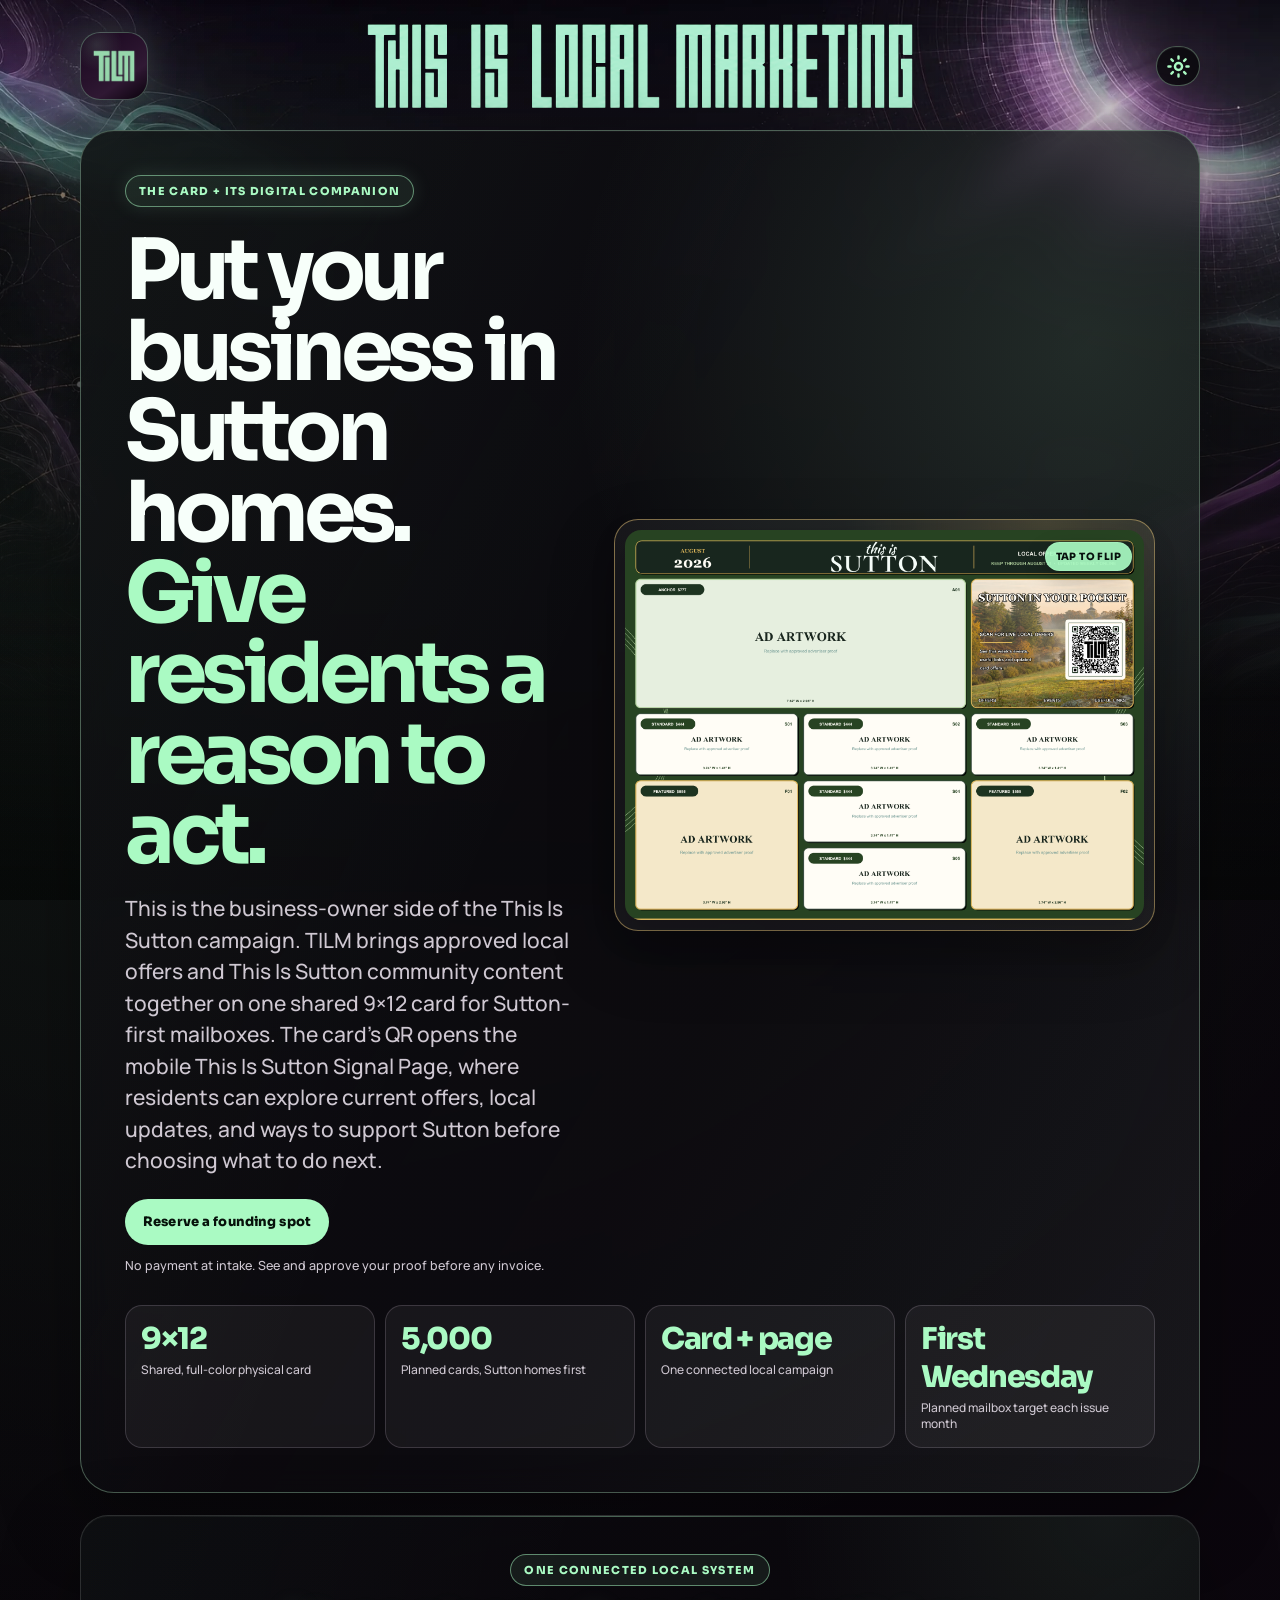
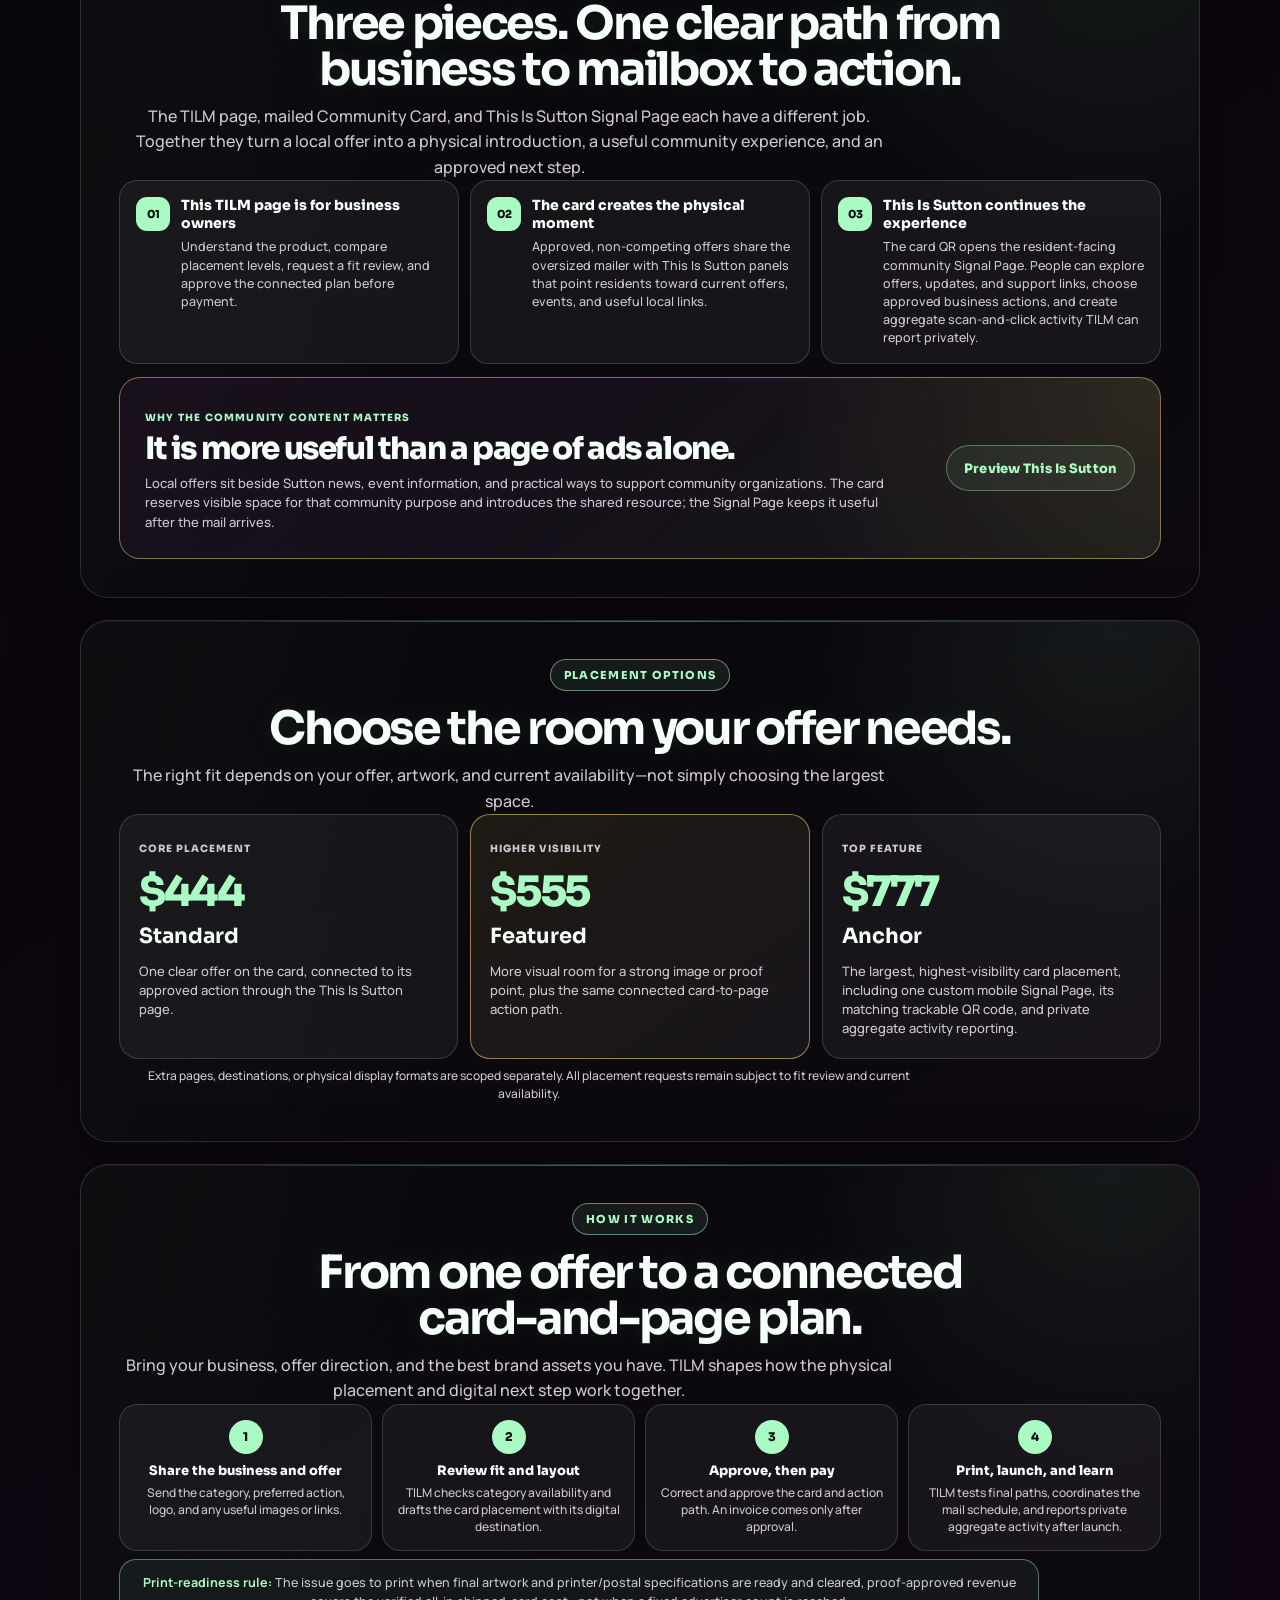
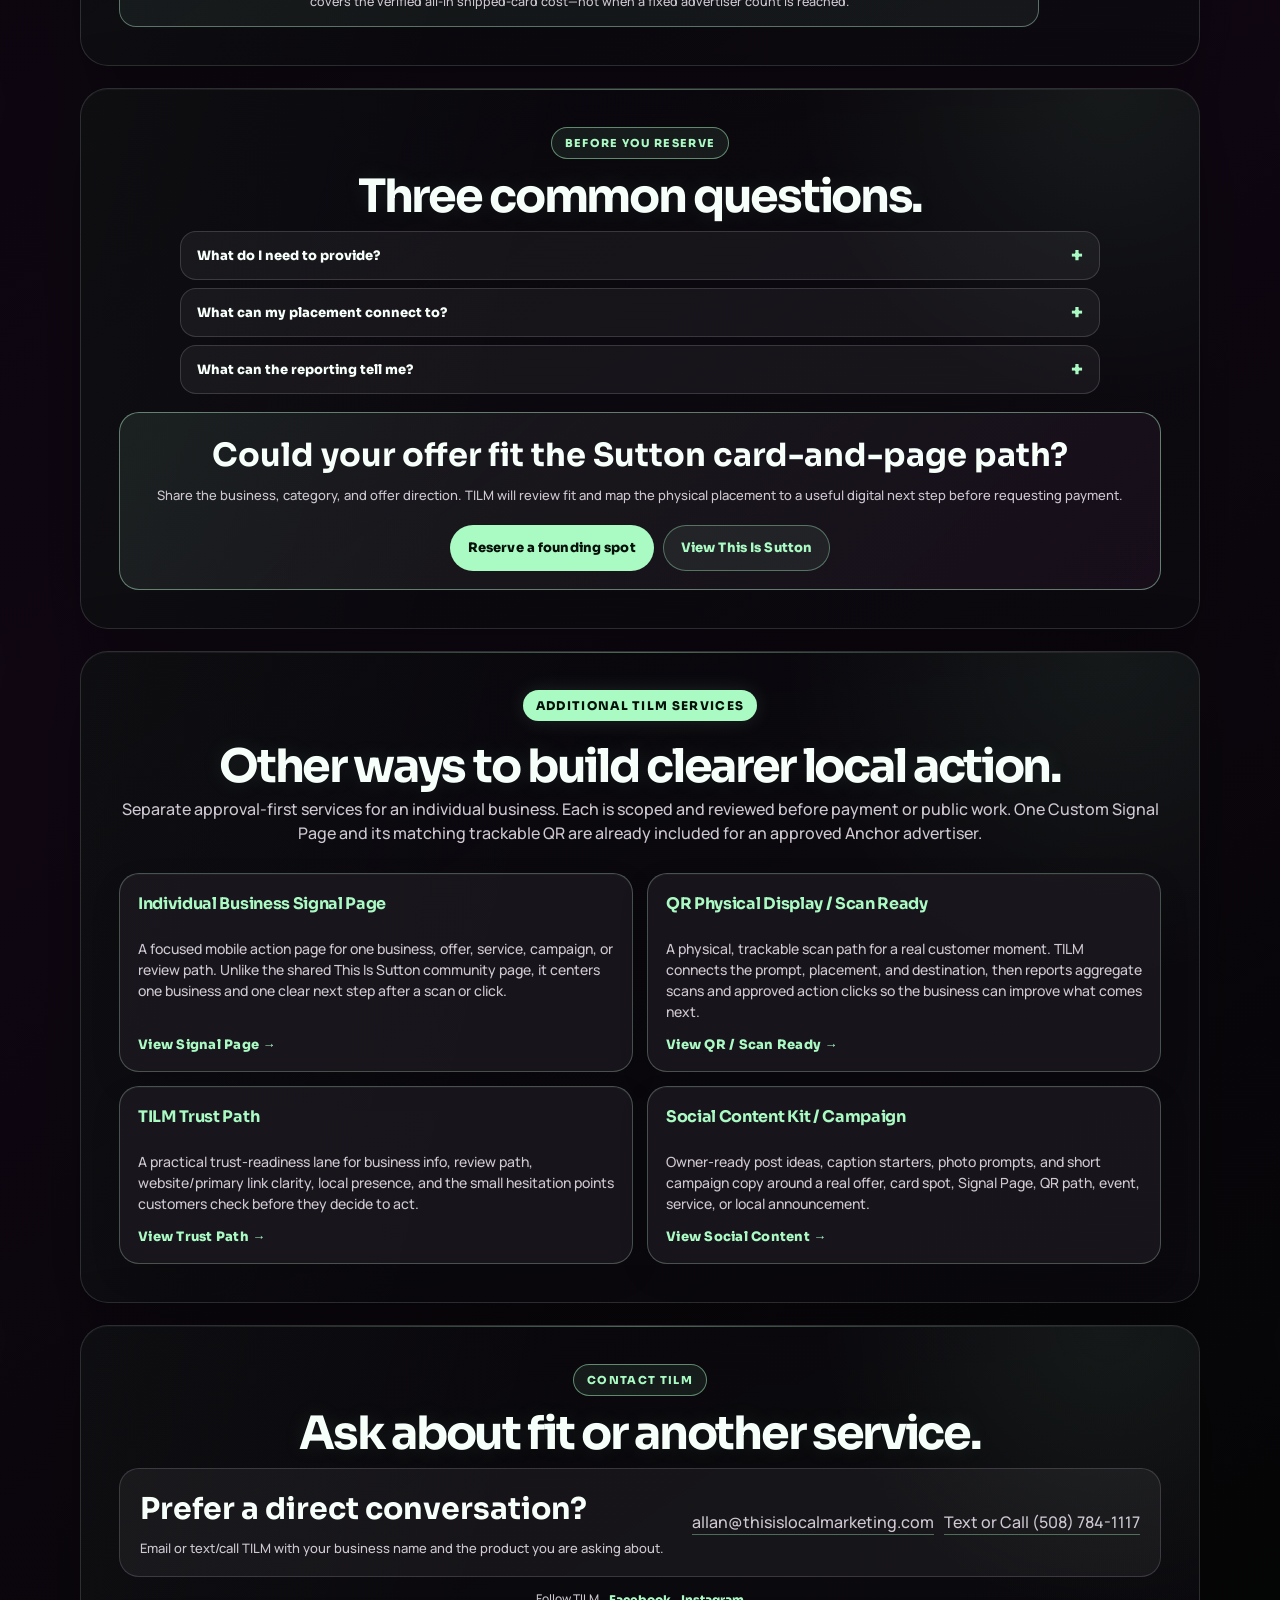
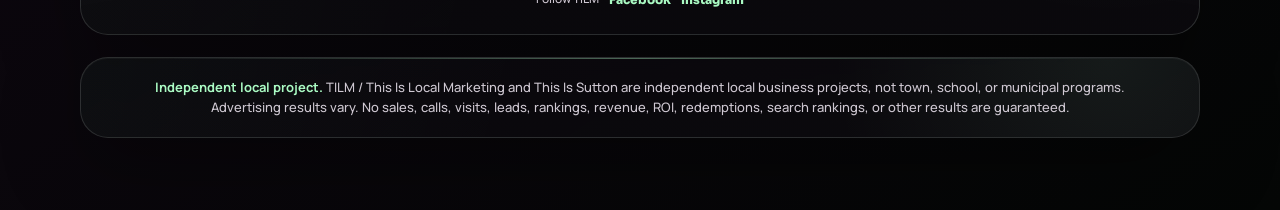
<file: sutton/advertiser-preview/index.html>
<!doctype html>
<html lang="en">
<head>
  <meta charset="utf-8">
  <meta name="viewport" content="width=device-width, initial-scale=1">
  <title>TILM Signal Page</title>
  <meta name="robots" content="noindex">
  <link rel="canonical" href="https://thisislocalmarketing.github.io/tilm-signal-pages/">
  <meta http-equiv="refresh" content="0; url=https://thisislocalmarketing.github.io/tilm-signal-pages/">
  <script>
    window.location.replace("https://thisislocalmarketing.github.io/tilm-signal-pages/");
  </script>
</head>
<body>
  <p>This preview has been retired. Continue to the <a href="https://thisislocalmarketing.github.io/tilm-signal-pages/">TILM Signal Page</a>.</p>
</body>
</html>
</file>
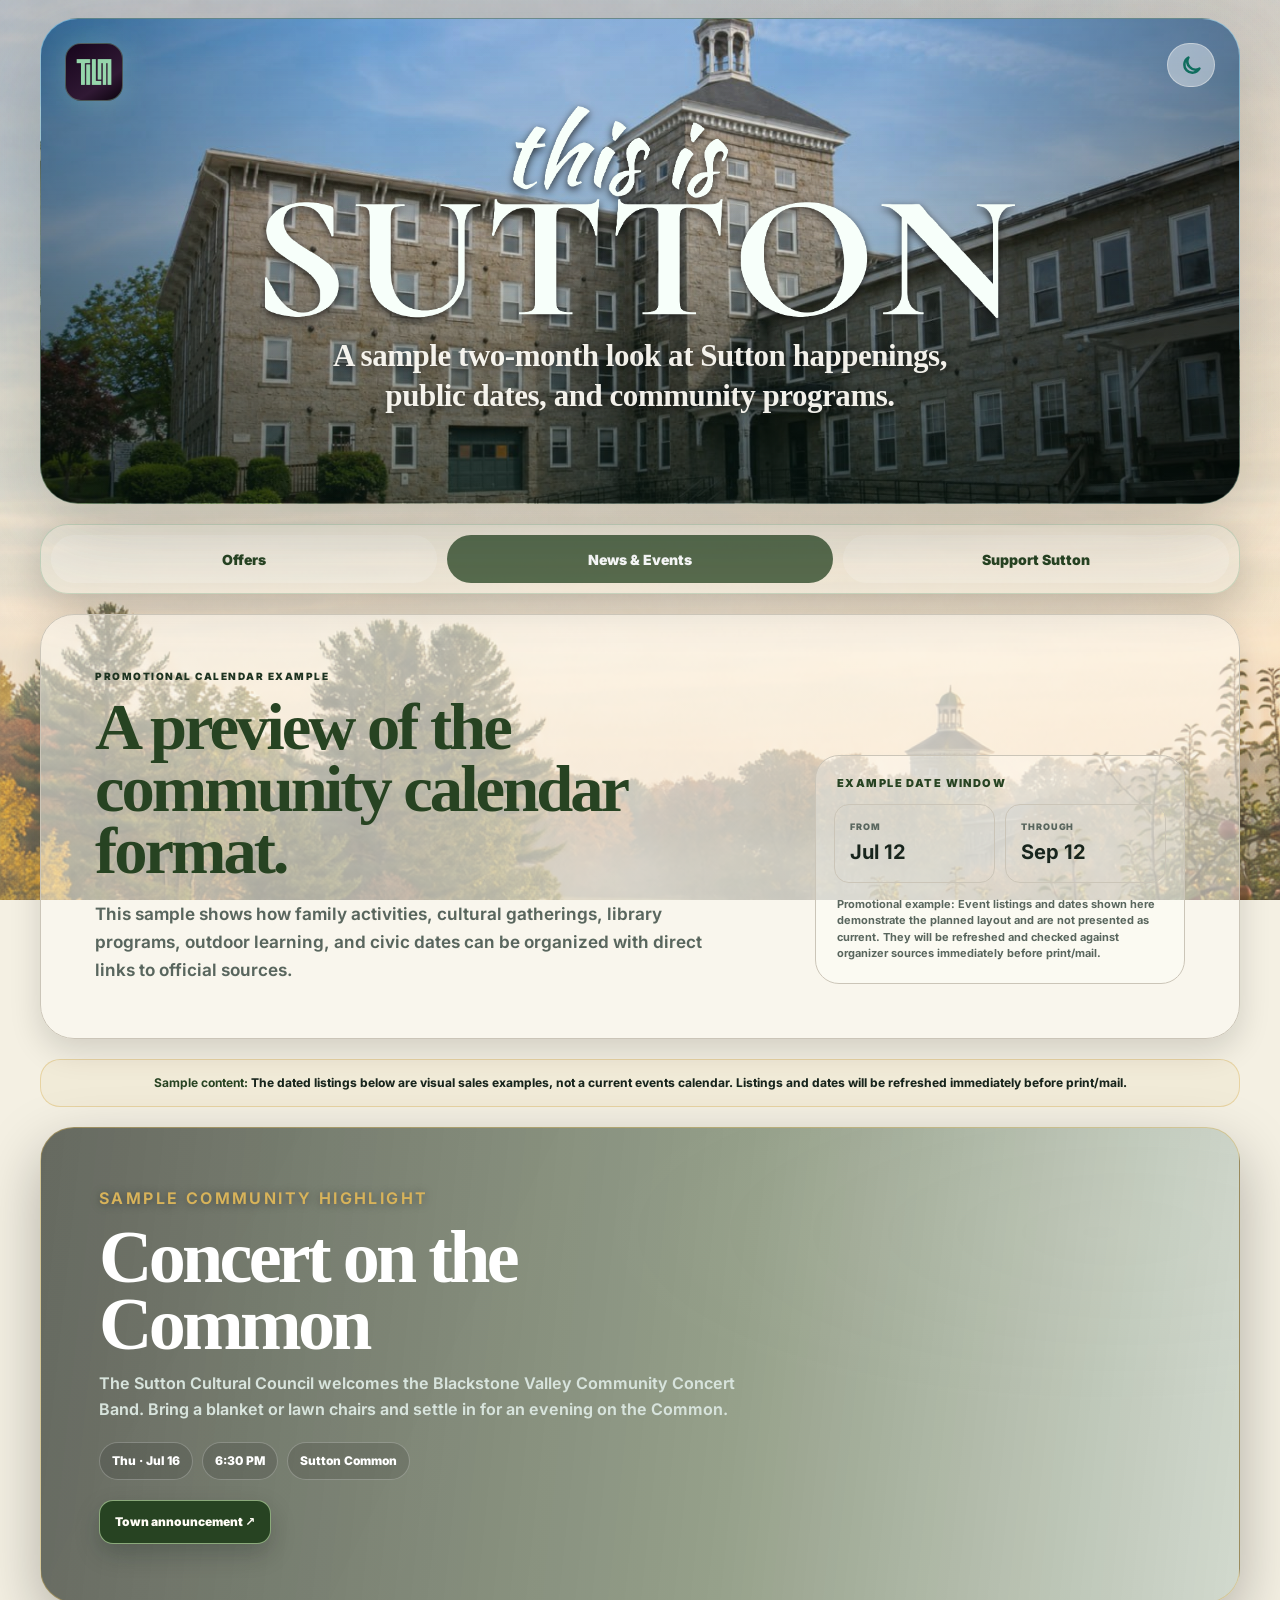
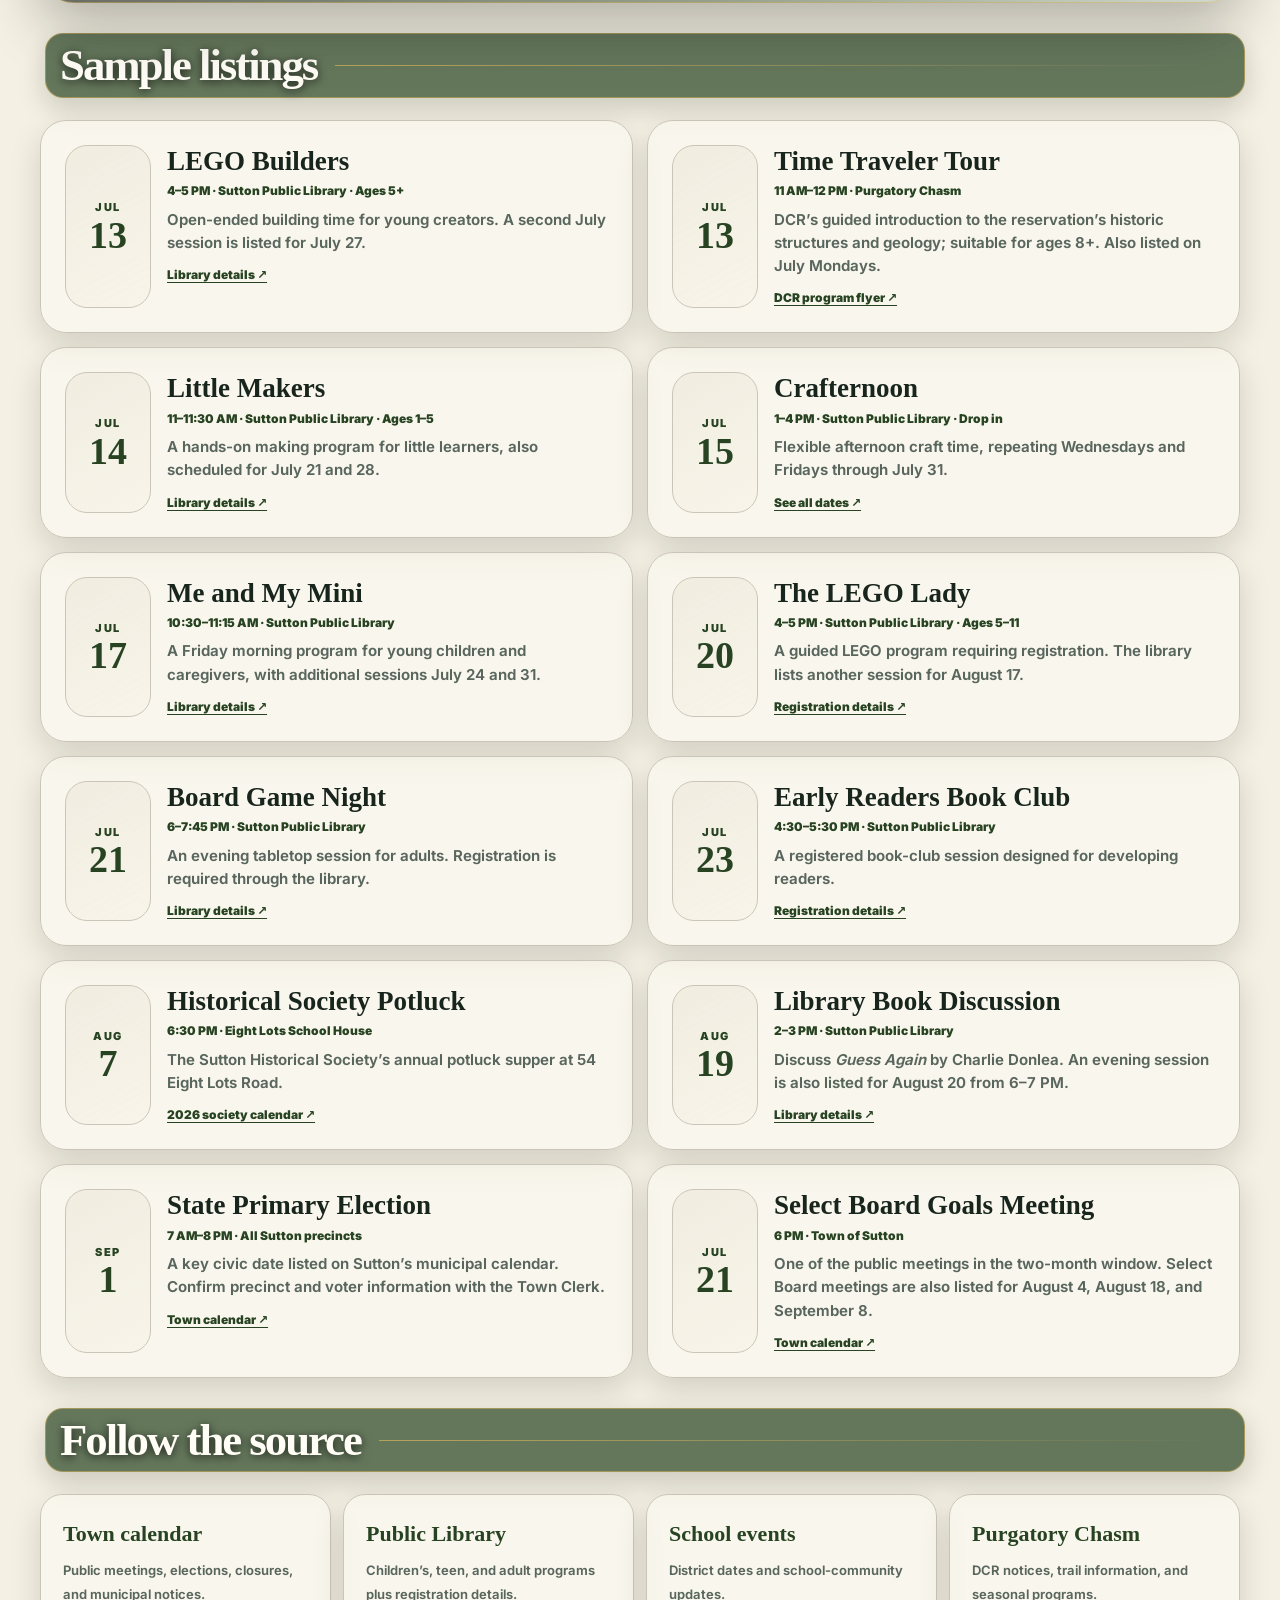
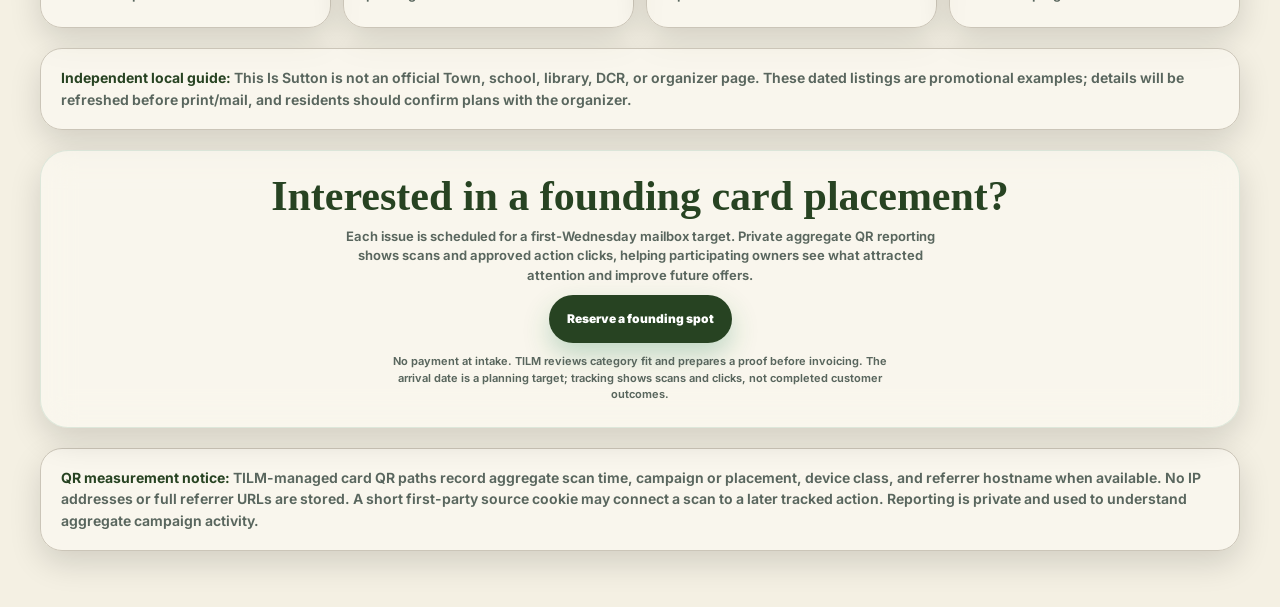
<file: sutton/news/index.html>
<!doctype html>
<html lang="en">
<head>
  <meta charset="utf-8" />
  <meta name="viewport" content="width=device-width,initial-scale=1" />
  <meta name="color-scheme" content="dark light" />
  <title>News &amp; Events — This Is Sutton</title>
  <meta name="description" content="A promotional example showing how This Is Sutton can organize local events, programs, and civic dates." />
  <link rel="canonical" href="https://thisislocalmarketing.github.io/tilm-signal-pages/sutton/news/" />
  <meta name="robots" content="index,follow" />
  <meta property="og:type" content="website" />
  <meta property="og:title" content="News & Events — This Is Sutton" />
  <meta property="og:description" content="A promotional example showing how This Is Sutton can organize local events, programs, and civic dates." />
  <meta property="og:url" content="https://thisislocalmarketing.github.io/tilm-signal-pages/sutton/news/" />
  <link href="../../assets/brand/this-is-sutton/fonts/sutton-local-fonts.css" rel="stylesheet">
  <style>
    :root{--green:#00713d;--deep:#006d37;--sage:#a1c8b4;--tan:#c9b18b;--cream:#fffdf6;--page-art:url('../../assets/brand/this-is-sutton/sutton-rural-mill-background-dark-2026-07-12.png');--page-overlay:linear-gradient(180deg,rgba(4,16,12,.16),rgba(5,19,14,.32) 52%,rgba(5,20,14,.56));--hero:url('../../assets/brand/this-is-sutton/manchaug_mills_night_final.jpg');--hero-overlay:linear-gradient(180deg,rgba(5,15,24,.14),rgba(5,15,24,.32) 46%,rgba(6,24,17,.74));--surface:rgba(10,34,25,.88);--surface-solid:#10241b;--border:rgba(161,200,180,.25);--text:#d8e7df;--muted:#b6c9bf;--title:#d8eadf;--shadow:0 28px 80px rgba(0,0,0,.48);color-scheme:dark}
    body[data-theme="light"]{--page-art:url('../../assets/brand/this-is-sutton/sutton-rural-mill-background-light-2026-07-12.png');--page-overlay:linear-gradient(180deg,rgba(247,244,234,.08),rgba(247,244,234,.24) 56%,rgba(231,235,221,.56));--hero:url('../../assets/brand/this-is-sutton/manchaug_mills_day_final.jpg');--hero-overlay:linear-gradient(180deg,rgba(11,42,31,.04),rgba(10,38,28,.18) 44%,rgba(6,24,17,.58));--surface:rgba(255,253,246,.91);--surface-solid:#fffdf6;--border:rgba(0,113,61,.16);--text:#36483e;--muted:#58685f;--title:#006d37;--shadow:0 28px 80px rgba(31,47,39,.28);color-scheme:light}
    *{box-sizing:border-box;margin:0;padding:0}html{scroll-behavior:smooth}body{min-height:100vh;background-color:#071611;background-image:var(--page-overlay),var(--page-art);background-size:cover;background-position:center top;background-attachment:fixed;color:var(--text);font-family:Inter,system-ui,-apple-system,Segoe UI,sans-serif;line-height:1.5;-webkit-font-smoothing:antialiased}body:before{content:"";position:fixed;inset:0;pointer-events:none;background:radial-gradient(circle at 50% -10%,rgba(170,250,195,.11),transparent 42%),linear-gradient(180deg,transparent 0,rgba(4,16,12,.12) 68%,rgba(4,16,12,.30))}body[data-theme="light"]:before{background:radial-gradient(circle at 50% -8%,rgba(255,255,255,.38),transparent 43%)}
    .page{position:relative;width:min(1200px,94vw);margin:18px auto 56px;display:grid;gap:20px}.hero{position:relative;min-height:min(54vh,560px);border:1px solid rgba(181,218,197,.38);border-radius:38px;overflow:hidden;color:white;background-image:var(--hero-overlay),var(--hero);background-size:cover;background-position:center 47%;box-shadow:var(--shadow);display:grid;align-items:end;padding:28px}.hero:before{content:"";position:absolute;inset:0;background:radial-gradient(circle at 50% 10%,rgba(255,253,246,.1),transparent 36%),linear-gradient(90deg,rgba(0,0,0,.3),transparent 28%,transparent 70%,rgba(0,0,0,.32))}.hero>*{position:relative;z-index:2}.hero-top{position:absolute;top:24px;left:24px;right:24px;display:flex;justify-content:space-between;align-items:flex-start;z-index:3}.tilm-logo{width:58px;height:58px;border-radius:16px;overflow:hidden;background:linear-gradient(145deg,#17051c,#301934 68%,#0b030d);border:1px solid rgba(170,250,195,.3);box-shadow:0 0 28px rgba(170,250,195,.2);padding:4px;display:grid;place-items:center}.tilm-logo img{width:100%;height:100%;object-fit:contain}.theme-toggle{border:1px solid rgba(255,253,246,.38);background:rgba(16,28,23,.62);color:#aafac3;border-radius:999px;width:48px;height:44px;display:grid;place-items:center;font-size:22px;font-weight:900;cursor:pointer;backdrop-filter:blur(6px)}body[data-theme="light"] .theme-toggle{background:rgba(255,255,255,.86);color:#0f6d5e}.hero-inner{width:min(780px,100%);margin:76px auto 18px;text-align:center}.brand-logo{display:block;width:min(560px,96%);height:auto;margin:0 auto 16px;filter:drop-shadow(0 3px 4px rgba(0,0,0,.76)) drop-shadow(0 0 8px rgba(255,255,255,.2))}.hero h1{font-size:clamp(18px,2.2vw,27px);line-height:1.3;font-weight:850;color:rgba(255,253,246,.94);text-wrap:balance;text-shadow:0 2px 10px rgba(0,0,0,.58)}
    .tabs{display:grid;grid-template-columns:repeat(3,1fr);gap:10px;padding:10px;background:rgba(8,31,22,.82);border:1px solid rgba(161,200,180,.3);border-radius:28px;box-shadow:0 16px 44px rgba(0,0,0,.2);backdrop-filter:blur(18px)}body[data-theme="light"] .tabs{background:rgba(246,249,241,.86);border-color:rgba(0,113,61,.17)}.tab{min-height:48px;border:1px solid transparent;border-radius:999px;background:rgba(255,255,255,.035);color:var(--title);font-size:14px;font-weight:950;text-decoration:none;display:flex;align-items:center;justify-content:center;transition:.18s ease}.tab:hover{transform:translateY(-1px);border-color:rgba(161,200,180,.3);background:rgba(255,255,255,.07)}.tab.active{background:#a1c8b4;color:#10231b}body[data-theme="light"] .tab{background:rgba(255,255,255,.7)}body[data-theme="light"] .tab.active{background:var(--deep);color:#fff}
    .intro{display:block}.intro-main,.event,.source-card,.notice{background:var(--surface);border:1px solid var(--border);backdrop-filter:blur(16px);box-shadow:0 12px 32px rgba(0,0,0,.14)}.intro-main{min-height:260px;padding:clamp(28px,5vw,54px);border-radius:34px;overflow:hidden;position:relative;display:grid;grid-template-columns:minmax(0,1fr) auto;gap:clamp(30px,6vw,84px);align-items:end}.intro-main:after{content:"S";position:absolute;right:28%;bottom:-78px;font-family:Georgia,serif;font-size:250px;font-weight:700;color:rgba(161,200,180,.045)}.intro-copy,.date-window{position:relative;z-index:1}.eyebrow{color:#a1c8b4;font-size:10px;font-weight:900;letter-spacing:.15em;text-transform:uppercase;margin-bottom:12px}body[data-theme="light"] .eyebrow{color:var(--deep)}.intro h2,.section-head h2{font-family:Georgia,serif;color:var(--title);letter-spacing:-.045em}.intro h2{max-width:16ch;font-size:clamp(38px,5.2vw,68px);line-height:.93;margin-bottom:18px}.intro-copy>p:last-child{max-width:66ch;color:var(--muted);font-weight:650;font-size:15px}.date-window{width:min(310px,100%);display:grid;grid-template-columns:1fr 1fr;gap:8px;padding:14px;border:1px solid var(--border);border-radius:22px;background:rgba(255,255,255,.025)}body[data-theme="light"] .date-window{background:rgba(255,255,255,.6)}.date-label{grid-column:1/-1;color:var(--title);font-size:9px;font-weight:950;letter-spacing:.13em;text-transform:uppercase;padding:1px 3px 3px}.date-window span{border:1px solid var(--border);border-radius:15px;padding:12px}.date-window small{display:block;color:var(--muted);font-size:8px;font-weight:900;letter-spacing:.1em;text-transform:uppercase}.date-window strong{display:block;color:var(--text);font-size:16px;margin-top:3px}.date-note{grid-column:1/-1;color:var(--muted);font-size:10px;font-weight:700;line-height:1.35;padding:3px}
    .featured{position:relative;border-radius:34px;overflow:hidden;min-height:350px;padding:clamp(28px,5vw,58px);display:flex;align-items:flex-end;background:linear-gradient(90deg,rgba(5,26,18,.96),rgba(5,26,18,.7) 58%,rgba(5,26,18,.2)),linear-gradient(145deg,#244d39,#7f997c);border:1px solid rgba(201,177,139,.42);box-shadow:0 22px 60px rgba(0,0,0,.28)}.featured:before{content:"";position:absolute;inset:0;background:radial-gradient(circle at 82% 20%,rgba(201,177,139,.35),transparent 24%),linear-gradient(rgba(255,255,255,.035) 1px,transparent 1px),linear-gradient(90deg,rgba(255,255,255,.035) 1px,transparent 1px);background-size:auto,38px 38px,38px 38px}.featured-copy{position:relative;z-index:1;max-width:680px;color:#fff}.featured .eyebrow{color:#d8c196}.featured h2{font-family:Georgia,serif;font-size:clamp(40px,6vw,74px);line-height:.9;letter-spacing:-.05em;margin-bottom:14px}.featured p{color:#d7e3dc;font-weight:650;max-width:58ch}.featured-meta{display:flex;flex-wrap:wrap;gap:9px;margin:20px 0}.featured-meta span{border:1px solid rgba(255,255,255,.24);border-radius:999px;padding:8px 11px;background:rgba(0,0,0,.17);font-size:11px;font-weight:850}.source-link{display:inline-flex;align-items:center;justify-content:center;min-height:44px;padding:0 15px;border-radius:14px;background:#aafac3;color:#10281e;font-size:12px;font-weight:900;text-decoration:none}.source-link.secondary{background:transparent;color:var(--title);border:1px solid var(--border)}.featured .source-link{background:#aafac3;color:#10281e}
    .section-head{display:flex;align-items:center;gap:18px;margin:10px 5px 2px}.section-head:after{content:"";height:1px;flex:1;background:linear-gradient(90deg,rgba(161,200,180,.38),transparent)}.section-head h2{font-size:clamp(30px,3.5vw,48px);line-height:.95}.event-grid{display:grid;grid-template-columns:repeat(2,minmax(0,1fr));gap:14px}.event{border-radius:26px;padding:22px;display:grid;grid-template-columns:82px 1fr;gap:18px;transition:.18s ease}.event:hover{transform:translateY(-3px);border-color:rgba(170,250,195,.42)}.date{width:82px;min-height:82px;border-radius:22px;background:radial-gradient(circle at 25% 20%,rgba(170,250,195,.14),transparent 38%),linear-gradient(150deg,#1d3b2e,#0d231a);border:1px solid rgba(161,200,180,.24);display:flex;flex-direction:column;align-items:center;justify-content:center;color:#d8eadf}.date span{font-size:10px;font-weight:950;letter-spacing:.13em;text-transform:uppercase}.date strong{font-family:Georgia,serif;font-size:34px;line-height:1}body[data-theme="light"] .date{background:linear-gradient(150deg,#e8f3e8,#eee2cc);color:#176a45;border-color:rgba(0,113,61,.16)}.event h3{font-family:Georgia,serif;color:var(--text);font-size:24px;line-height:1.05;margin:2px 0 7px}.event .meta{color:var(--title);font-size:11px;font-weight:900;margin-bottom:8px}.event p{color:var(--muted);font-size:13px;font-weight:650}.event a{display:inline-block;color:var(--title);font-size:11px;font-weight:900;margin-top:12px;text-underline-offset:3px}
    .source-grid{display:grid;grid-template-columns:repeat(4,1fr);gap:12px}.source-card{border-radius:22px;padding:20px;text-decoration:none;color:var(--text);transition:.18s ease}.source-card:hover{transform:translateY(-3px);border-color:rgba(170,250,195,.42)}.source-card b{display:block;font-family:Georgia,serif;color:var(--title);font-size:19px;margin-bottom:7px}.source-card span{color:var(--muted);font-size:11px;font-weight:650}.notice{border-radius:22px;padding:16px 18px;color:var(--muted);font-size:12px;font-weight:650}.notice b{color:var(--title)}
    @media(max-width:850px){body{background-attachment:scroll}.hero{min-height:430px;padding:22px}.hero-top{top:18px;left:18px;right:18px}.tilm-logo{width:48px;height:48px}.tabs{grid-template-columns:1fr}.intro-main{grid-template-columns:1fr;align-items:start}.date-window{width:100%;max-width:430px}.event-grid{grid-template-columns:1fr}.source-grid{grid-template-columns:1fr 1fr}}
    @media(max-width:520px){.page{width:94vw;margin-top:12px;gap:16px}.hero{border-radius:28px;min-height:380px}.brand-logo{width:min(330px,96%)}.hero h1{font-size:15px}.tabs{border-radius:22px;padding:8px}.intro-main,.featured{border-radius:24px}.intro-main{padding:24px;gap:24px}.event{grid-template-columns:64px 1fr;padding:17px}.date{width:64px;min-height:70px;border-radius:18px}.date strong{font-size:28px}.source-grid{grid-template-columns:1fr}.section-head:after{display:none}}

    /* Shared Sutton landscape palette and organic contour/grain treatment. */
    :root{--green:#274322;--deep:#1d3320;--sage:#b2d19e;--tan:#d8b35a;--page-overlay:linear-gradient(180deg,rgba(14,23,19,.08),rgba(24,38,30,.24) 48%,rgba(14,23,19,.62));--surface:rgba(24,38,30,.93);--surface-solid:#18261e;--border:#3a4d40;--text:#f4f0e3;--muted:#b9c4b9;--title:#f4f0e3;--shadow:0 28px 80px rgba(0,0,0,.48)}
    body[data-theme="light"]{--sage:#8fb67b;--tan:#b5812d;--page-overlay:linear-gradient(180deg,rgba(244,240,227,.04),rgba(232,228,213,.18) 52%,rgba(218,220,204,.50));--surface:rgba(255,253,246,.95);--surface-solid:#fffdf6;--border:#cbc5b8;--text:#18251d;--muted:#59665e;--title:#274322;--shadow:0 28px 80px rgba(31,47,39,.22);background-color:#f4f0e3}
    body{background-color:#0e1713}.page{z-index:1}.tilm-logo{text-decoration:none;transition:transform .18s ease,border-color .18s ease,box-shadow .18s ease}.tilm-logo:hover{transform:translateY(-2px);border-color:rgba(178,209,158,.68);box-shadow:0 10px 30px rgba(0,0,0,.28),0 0 24px rgba(178,209,158,.16)}.tilm-logo:focus-visible{outline:3px solid #b2d19e;outline-offset:4px}
    body:before{background:radial-gradient(ellipse at 12% 22%,rgba(75,119,132,.22),transparent 34%),radial-gradient(ellipse at 88% 34%,rgba(195,165,108,.12),transparent 30%),linear-gradient(180deg,transparent 0,rgba(6,23,16,.16) 62%,rgba(6,23,16,.40))}body[data-theme="light"]:before{background:radial-gradient(ellipse at 12% 20%,rgba(82,119,131,.14),transparent 34%),radial-gradient(ellipse at 88% 32%,rgba(195,165,108,.18),transparent 30%),linear-gradient(180deg,rgba(255,255,255,.08),transparent 58%,rgba(214,220,205,.24))}
    body:after{content:"";position:fixed;inset:0;pointer-events:none;z-index:0;opacity:.045;mix-blend-mode:soft-light;background-image:url("data:image/svg+xml,%3Csvg viewBox='0 0 180 180' xmlns='http://www.w3.org/2000/svg'%3E%3Cfilter id='n'%3E%3CfeTurbulence type='fractalNoise' baseFrequency='.78' numOctaves='4' stitchTiles='stitch'/%3E%3C/filter%3E%3Crect width='100%25' height='100%25' filter='url(%23n)' opacity='.7'/%3E%3C/svg%3E")}
    .tabs{background:rgba(20,35,27,.86);border-color:var(--border)}body[data-theme="light"] .tabs{background:rgba(244,240,227,.90)}.tab.active{background:var(--sage);color:#0e1713}body[data-theme="light"] .tab.active{background:var(--green);color:#fff}.intro-main:after{content:none}.featured{background:linear-gradient(96deg,rgba(14,23,19,.98),rgba(39,67,34,.86) 58%,rgba(112,153,148,.64)),radial-gradient(circle at 88% 20%,#d8b35a,#274322);border-color:rgba(216,179,90,.46)}.featured:before{background:radial-gradient(ellipse at 82% 18%,rgba(216,179,90,.28),transparent 28%),radial-gradient(ellipse at 18% 86%,rgba(112,153,148,.20),transparent 34%),repeating-radial-gradient(ellipse at 100% 8%,transparent 0 28px,rgba(244,240,227,.065) 29px 30px,transparent 31px 50px);background-size:auto}.featured .eyebrow,body[data-theme="light"] .featured .eyebrow{color:#d8b35a;text-shadow:0 1px 10px rgba(0,0,0,.42)}.source-link{background:var(--sage);color:#0e1713}.date{background:radial-gradient(circle at 25% 20%,rgba(178,209,158,.16),transparent 38%),linear-gradient(150deg,#274322,#18261e);border-color:#3a4d40;color:#f4f0e3}body[data-theme="light"] .date{background:linear-gradient(150deg,#e8e4d5,#f4f0e3);color:#274322;border-color:#cbc5b8}
    /* News atmosphere: quiet lake-horizon wash with lightly translucent civic cards. */
    :root{--surface:rgba(24,38,30,.60)}body[data-theme="light"]{--surface:rgba(255,253,246,.68)}body:before{background:linear-gradient(180deg,transparent 0 30%,rgba(112,153,148,.075) 48%,transparent 70%),radial-gradient(ellipse at 84% 20%,rgba(216,179,90,.07),transparent 30%),linear-gradient(135deg,rgba(14,23,19,.05),transparent 48%)}body[data-theme="light"]:before{background:linear-gradient(180deg,rgba(255,253,246,.04) 0 28%,rgba(112,153,148,.065) 47%,transparent 70%),radial-gradient(ellipse at 84% 20%,rgba(181,129,45,.08),transparent 30%)}body:after{opacity:.018}.tabs{background:rgba(20,35,27,.58)}body[data-theme="light"] .tabs{background:rgba(244,240,227,.66)}.featured{background:linear-gradient(96deg,rgba(14,23,19,.78),rgba(39,67,34,.56) 58%,rgba(112,153,148,.30));backdrop-filter:blur(12px)}.featured:before{background:linear-gradient(115deg,rgba(216,179,90,.035),transparent 44%),radial-gradient(ellipse at 88% 22%,rgba(244,240,227,.07),transparent 34%)}
    /* Final clear-glass pass: keep the landscape visible through every content bubble. */
    :root{--page-overlay:linear-gradient(180deg,rgba(14,23,19,.03),rgba(24,38,30,.10) 48%,rgba(14,23,19,.24));--surface:rgba(24,38,30,.34)}body[data-theme="light"]{--page-overlay:linear-gradient(180deg,rgba(244,240,227,.02),rgba(232,228,213,.08) 52%,rgba(218,220,204,.20));--surface:rgba(255,253,246,.42)}
    .intro-main,.event,.source-card,.notice,.tabs,.featured{backdrop-filter:none;-webkit-backdrop-filter:none}
    .tabs{background:rgba(20,35,27,.32)}body[data-theme="light"] .tabs{background:rgba(244,240,227,.40)}.tab{background:rgba(255,255,255,.03)}body[data-theme="light"] .tab{background:rgba(255,255,255,.18)}.tab.active{background:rgba(178,209,158,.72);color:#0e1713}body[data-theme="light"] .tab.active{background:rgba(39,67,34,.76);color:#fff}
    .theme-toggle{background:rgba(16,28,23,.34);backdrop-filter:none}body[data-theme="light"] .theme-toggle{background:rgba(255,255,255,.42)}
    .date-window{background:rgba(255,255,255,.08)}body[data-theme="light"] .date-window{background:rgba(255,255,255,.22)}
    .featured{background:linear-gradient(96deg,rgba(14,23,19,.58),rgba(39,67,34,.40) 58%,rgba(112,153,148,.20))}.featured:before{background:linear-gradient(115deg,rgba(216,179,90,.025),transparent 44%),radial-gradient(ellipse at 88% 22%,rgba(244,240,227,.04),transparent 34%)}.featured-meta span{background:rgba(0,0,0,.12)}.featured .source-link{background:var(--green);color:#fffdf6;border:1px solid rgba(178,209,158,.72);box-shadow:0 10px 24px rgba(14,23,19,.24)}
    .date{background:radial-gradient(circle at 25% 20%,rgba(178,209,158,.11),transparent 38%),linear-gradient(150deg,rgba(39,67,34,.56),rgba(24,38,30,.38))}body[data-theme="light"] .date{background:linear-gradient(150deg,rgba(232,228,213,.58),rgba(244,240,227,.38))}
    /* Readability tuning: stronger panels, larger event copy, and a grounded source heading. */
    :root{--surface:rgba(24,38,30,.48)}body[data-theme="light"]{--surface:rgba(255,253,246,.56)}
    .tabs{background:rgba(20,35,27,.44)}body[data-theme="light"] .tabs{background:rgba(244,240,227,.52)}
    .intro-copy>p:last-child{font-size:17px;line-height:1.65}.date-window{width:min(370px,100%);gap:10px;padding:18px;border-radius:24px;background:rgba(255,255,255,.13)}body[data-theme="light"] .date-window{background:rgba(255,255,255,.32)}.date-label{font-size:11px}.date-window span{padding:15px}.date-window small{font-size:9px}.date-window strong{font-size:20px}.date-note{font-size:11px;line-height:1.5}
    .featured{background:linear-gradient(96deg,rgba(14,23,19,.68),rgba(39,67,34,.52) 58%,rgba(112,153,148,.32))}.featured p{font-size:16px;line-height:1.6}.featured-meta span{font-size:12px;padding:9px 12px}
    .event{padding:24px;gap:20px}.date{width:86px;min-height:88px}.date span{font-size:11px}.date strong{font-size:38px}.event h3{font-size:27px}.event .meta{font-size:12px;line-height:1.45}.event p{font-size:15px;line-height:1.55}.event a{font-size:12px}
    .source-card{padding:22px}.source-card b{font-size:22px}.source-card span{font-size:13px;line-height:1.55}.notice{font-size:14px;line-height:1.55;padding:18px 20px}
    .source-head{width:100%;padding:10px 14px;border:1px solid rgba(178,209,158,.32);border-radius:18px;background:rgba(14,23,19,.58);box-shadow:0 10px 28px rgba(14,23,19,.18)}.source-head h2{color:#fffdf6!important;text-shadow:0 2px 10px rgba(0,0,0,.72)}.source-head:after{background:linear-gradient(90deg,rgba(216,179,90,.72),transparent)}body[data-theme="light"] .source-head{background:rgba(39,67,34,.70);border-color:rgba(216,179,90,.52)}
    /* Midpoint opacity between the previous two review passes. */
    :root{--surface:rgba(24,38,30,.41)}body[data-theme="light"]{--surface:rgba(255,253,246,.49)}.tabs{background:rgba(20,35,27,.38)}body[data-theme="light"] .tabs{background:rgba(244,240,227,.46)}
    .date-window{background:rgba(255,255,255,.105)}body[data-theme="light"] .date-window{background:rgba(255,255,255,.27)}.featured{background:linear-gradient(96deg,rgba(14,23,19,.63),rgba(39,67,34,.46) 58%,rgba(112,153,148,.26))}
    .date{background:radial-gradient(circle at 25% 20%,rgba(178,209,158,.10),transparent 38%),linear-gradient(150deg,rgba(39,67,34,.51),rgba(24,38,30,.33))}body[data-theme="light"] .date{background:linear-gradient(150deg,rgba(232,228,213,.53),rgba(244,240,227,.33))}
    @media(max-width:850px){body:after{position:absolute}}@media(max-width:520px){.event{grid-template-columns:68px 1fr;gap:14px;padding:19px}.date{width:68px;min-height:76px}.date strong{font-size:31px}.event h3{font-size:24px}.intro-copy>p:last-child{font-size:16px}.date-window{padding:15px}.source-card{padding:19px}.source-card b{font-size:20px}.source-card span{font-size:13px}.source-head{padding:9px 12px}}
    /* Center and slightly enlarge the complete mill-photo hero message. */
    .hero{align-items:center}.hero-inner{width:min(1000px,100%);margin:0 auto;text-align:center}.brand-logo{width:min(750px,98%);margin:0 auto 18px}.hero h1{max-width:820px;margin-inline:auto;font-family:Georgia,'Times New Roman',serif;font-size:clamp(22px,2.55vw,31px);font-weight:700;letter-spacing:-.015em;line-height:1.28}
    @media(max-width:850px){.hero-inner{width:min(920px,100%);margin:0 auto}.brand-logo{width:min(640px,98%)}.hero h1{max-width:720px;font-size:26px}}@media(max-width:520px){.hero{padding-inline:12px}.hero-inner{width:100%;margin:0 auto}.brand-logo{width:min(325px,100%);margin-bottom:13px}.hero h1{max-width:32ch;font-size:18px;line-height:1.3}}
    .hero-inner{transform:translateY(0)}@media(max-width:850px){.hero-inner{transform:translateY(0)}}@media(max-width:520px){.hero-inner{transform:translateY(0)}}

    .sample-notice{border:1px solid rgba(216,179,90,.42);border-radius:20px;padding:14px 16px;background:rgba(216,179,90,.08);color:var(--text);font-size:12px;font-weight:750;line-height:1.55;text-align:center}.sample-notice strong{color:var(--title)}
    .founding-cta{display:grid;justify-items:center;gap:10px;border:1px solid rgba(161,200,180,.32);border-radius:28px;padding:24px;background:var(--surface);backdrop-filter:blur(16px);box-shadow:0 12px 32px rgba(0,0,0,.14);text-align:center}.founding-cta h2{font-family:Georgia,serif;color:var(--title);font-size:clamp(28px,4vw,42px);line-height:1;margin:0}.founding-cta p{max-width:68ch;color:var(--muted);font-size:13px;font-weight:650}.founding-cta .reserve-button{display:inline-flex;align-items:center;justify-content:center;min-height:48px;padding:0 18px;border-radius:999px;background:var(--green);color:#fff;text-decoration:none;font-size:12px;font-weight:950;box-shadow:0 12px 28px rgba(0,113,61,.24)}.form-access-note{max-width:72ch!important;color:var(--muted)!important;font-size:11px!important;line-height:1.5!important}.form-access-note a{color:var(--title);font-weight:900}
  @media(min-width:851px){.intro-main{grid-template-columns:minmax(0,1fr) minmax(0,370px)}.date-window{width:100%;max-width:370px}}
  </style>
  <link href="../../assets/brand/this-is-sutton/sutton-mobile-experience.css" rel="stylesheet">
  <link href="../../assets/brand/this-is-sutton/sutton-controls.css" rel="stylesheet">
</head>
<body class="page-news" data-theme="light">
  <div class="page-backdrop" aria-hidden="true"></div>
  <main class="page">
    <section class="hero" aria-labelledby="page-title">
      <div class="hero-top"><a class="tilm-logo" href="../../" aria-label="Open the TILM Signal Page" title="TILM Signal Page"><img src="../../assets/brand/tilm-logo-mint-square-web-2026-07-05.png" alt="TILM" /></a><button class="theme-toggle" type="button" aria-label="Switch to light mode" title="Switch to light mode"><span class="mode-icon" aria-hidden="true"></span></button></div>
      <div class="hero-inner"><img class="brand-logo" src="../../assets/brand/this-is-sutton/this-is-sutton-logo-white-transparent.png" alt="This Is Sutton" /><h1 id="page-title">A sample two-month look at Sutton happenings, public dates, and community programs.</h1></div>
    </section>

    <nav class="tabs" aria-label="Signal Page sections"><a class="tab" href="../">Offers</a><a class="tab active" href="./" aria-current="page">News &amp; Events</a><a class="tab" href="../support/">Support Sutton</a></nav>

    <section class="intro">
      <article class="intro-main">
        <div class="intro-copy"><p class="eyebrow">Promotional calendar example</p><h2>A preview of the community calendar format.</h2><p>This sample shows how family activities, cultural gatherings, library programs, outdoor learning, and civic dates can be organized with direct links to official sources.</p></div>
        <div class="date-window" aria-label="Example event date window"><p class="date-label">Example date window</p><span><small>From</small><strong>Jul 12</strong></span><span><small>Through</small><strong>Sep 12</strong></span><p class="date-note">Promotional example: Event listings and dates shown here demonstrate the planned layout and are not presented as current. They will be refreshed and checked against organizer sources immediately before print/mail.</p></div>
      </article>
    </section>

    <div class="sample-notice"><strong>Sample content:</strong> The dated listings below are visual sales examples, not a current events calendar. Listings and dates will be refreshed immediately before print/mail.</div>

    <article class="featured">
      <div class="featured-copy"><p class="eyebrow">Sample community highlight</p><h2>Concert on the Common</h2><p>The Sutton Cultural Council welcomes the Blackstone Valley Community Concert Band. Bring a blanket or lawn chairs and settle in for an evening on the Common.</p><div class="featured-meta"><span>Thu · Jul 16</span><span>6:30 PM</span><span>Sutton Common</span></div><a class="source-link" href="https://www.suttonma.gov/" target="_blank" rel="noopener">Town announcement ↗</a></div>
    </article>

    <div class="section-head source-head"><h2>Sample listings</h2></div>
    <section class="event-grid" aria-label="Sample Sutton event listings">
      <article class="event"><div class="date"><span>Jul</span><strong>13</strong></div><div><h3>LEGO Builders</h3><p class="meta">4–5 PM · Sutton Public Library · Ages 5+</p><p>Open-ended building time for young creators. A second July session is listed for July 27.</p><a href="https://suttonpubliclibrary.org/events-for-kids/" target="_blank" rel="noopener">Library details ↗</a></div></article>
      <article class="event"><div class="date"><span>Jul</span><strong>13</strong></div><div><h3>Time Traveler Tour</h3><p class="meta">11 AM–12 PM · Purgatory Chasm</p><p>DCR’s guided introduction to the reservation’s historic structures and geology; suitable for ages 8+. Also listed on July Mondays.</p><a href="https://www.mass.gov/doc/purgatory-chasm-sr-junejuly-programs/download" target="_blank" rel="noopener">DCR program flyer ↗</a></div></article>
      <article class="event"><div class="date"><span>Jul</span><strong>14</strong></div><div><h3>Little Makers</h3><p class="meta">11–11:30 AM · Sutton Public Library · Ages 1–5</p><p>A hands-on making program for little learners, also scheduled for July 21 and 28.</p><a href="https://suttonpubliclibrary.org/events-for-kids/" target="_blank" rel="noopener">Library details ↗</a></div></article>
      <article class="event"><div class="date"><span>Jul</span><strong>15</strong></div><div><h3>Crafternoon</h3><p class="meta">1–4 PM · Sutton Public Library · Drop in</p><p>Flexible afternoon craft time, repeating Wednesdays and Fridays through July 31.</p><a href="https://suttonpubliclibrary.org/events-for-kids/" target="_blank" rel="noopener">See all dates ↗</a></div></article>
      <article class="event"><div class="date"><span>Jul</span><strong>17</strong></div><div><h3>Me and My Mini</h3><p class="meta">10:30–11:15 AM · Sutton Public Library</p><p>A Friday morning program for young children and caregivers, with additional sessions July 24 and 31.</p><a href="https://suttonpubliclibrary.org/events-for-kids/" target="_blank" rel="noopener">Library details ↗</a></div></article>
      <article class="event"><div class="date"><span>Jul</span><strong>20</strong></div><div><h3>The LEGO Lady</h3><p class="meta">4–5 PM · Sutton Public Library · Ages 5–11</p><p>A guided LEGO program requiring registration. The library lists another session for August 17.</p><a href="https://suttonpubliclibrary.org/events-for-kids/" target="_blank" rel="noopener">Registration details ↗</a></div></article>
      <article class="event"><div class="date"><span>Jul</span><strong>21</strong></div><div><h3>Board Game Night</h3><p class="meta">6–7:45 PM · Sutton Public Library</p><p>An evening tabletop session for adults. Registration is required through the library.</p><a href="https://suttonpubliclibrary.org/events-for-adults/" target="_blank" rel="noopener">Library details ↗</a></div></article>
      <article class="event"><div class="date"><span>Jul</span><strong>23</strong></div><div><h3>Early Readers Book Club</h3><p class="meta">4:30–5:30 PM · Sutton Public Library</p><p>A registered book-club session designed for developing readers.</p><a href="https://suttonpubliclibrary.org/events-for-kids/" target="_blank" rel="noopener">Registration details ↗</a></div></article>
      <article class="event"><div class="date"><span>Aug</span><strong>7</strong></div><div><h3>Historical Society Potluck</h3><p class="meta">6:30 PM · Eight Lots School House</p><p>The Sutton Historical Society’s annual potluck supper at 54 Eight Lots Road.</p><a href="https://www.suttonhistoricalsocietyinc.org/uploads/1/1/3/6/113642469/calendar_of_events_2026.pdf" target="_blank" rel="noopener">2026 society calendar ↗</a></div></article>
      <article class="event"><div class="date"><span>Aug</span><strong>19</strong></div><div><h3>Library Book Discussion</h3><p class="meta">2–3 PM · Sutton Public Library</p><p>Discuss <em>Guess Again</em> by Charlie Donlea. An evening session is also listed for August 20 from 6–7 PM.</p><a href="https://suttonpubliclibrary.org/events-for-adults/" target="_blank" rel="noopener">Library details ↗</a></div></article>
      <article class="event"><div class="date"><span>Sep</span><strong>1</strong></div><div><h3>State Primary Election</h3><p class="meta">7 AM–8 PM · All Sutton precincts</p><p>A key civic date listed on Sutton’s municipal calendar. Confirm precinct and voter information with the Town Clerk.</p><a href="https://www.suttonma.gov/Calendar.aspx" target="_blank" rel="noopener">Town calendar ↗</a></div></article>
      <article class="event"><div class="date"><span>Jul</span><strong>21</strong></div><div><h3>Select Board Goals Meeting</h3><p class="meta">6 PM · Town of Sutton</p><p>One of the public meetings in the two-month window. Select Board meetings are also listed for August 4, August 18, and September 8.</p><a href="https://www.suttonma.gov/Calendar.aspx" target="_blank" rel="noopener">Town calendar ↗</a></div></article>
    </section>

    <div class="section-head source-head"><h2>Follow the source</h2></div>
    <section class="source-grid" aria-label="Official and organizer calendars">
      <a class="source-card" href="https://www.suttonma.gov/Calendar.aspx" target="_blank" rel="noopener"><b>Town calendar</b><span>Public meetings, elections, closures, and municipal notices.</span></a>
      <a class="source-card" href="https://suttonpubliclibrary.org/" target="_blank" rel="noopener"><b>Public Library</b><span>Children’s, teen, and adult programs plus registration details.</span></a>
      <a class="source-card" href="https://www.suttonschools.net/events" target="_blank" rel="noopener"><b>School events</b><span>District dates and school-community updates.</span></a>
      <a class="source-card" href="https://www.mass.gov/locations/purgatory-chasm-state-reservation" target="_blank" rel="noopener"><b>Purgatory Chasm</b><span>DCR notices, trail information, and seasonal programs.</span></a>
    </section>

    <div class="notice"><b>Independent local guide:</b> This Is Sutton is not an official Town, school, library, DCR, or organizer page. These dated listings are promotional examples; details will be refreshed before print/mail, and residents should confirm plans with the organizer.</div>

    <section class="founding-cta" aria-labelledby="news-founding-title"><h2 id="news-founding-title">Interested in a founding card placement?</h2><p>Each issue is scheduled for a first-Wednesday mailbox target. Private aggregate QR reporting shows scans and approved action clicks, helping participating owners see what attracted attention and improve future offers.</p><a class="reserve-button" href="https://docs.google.com/forms/d/e/1FAIpQLSdHepFKXU30rinx8aT_w94Xa5g8POqrdkYuu0Fn06JJw9cvgw/viewform" target="_blank" rel="noopener">Reserve a founding spot</a><p class="form-access-note">No payment at intake. TILM reviews category fit and prepares a proof before invoicing. The arrival date is a planning target; tracking shows scans and clicks, not completed customer outcomes.</p></section>
    <div class="notice"><b>QR measurement notice:</b> TILM-managed card QR paths record aggregate scan time, campaign or placement, device class, and referrer hostname when available. No IP addresses or full referrer URLs are stored. A short first-party source cookie may connect a scan to a later tracked action. Reporting is private and used to understand aggregate campaign activity.</div>
  </main>
  <script>const body=document.body,toggle=document.querySelector('.theme-toggle'),sunIcon='<svg viewBox="0 0 24 24" aria-hidden="true" focusable="false"><circle cx="12" cy="12" r="3.7"></circle><path d="M12 1.5v2.2M12 20.3v2.2M1.5 12h2.2M20.3 12h2.2M4.58 4.58l1.56 1.56M17.86 17.86l1.56 1.56M19.42 4.58l-1.56 1.56M6.14 17.86l-1.56 1.56"></path></svg>',moonIcon='<svg viewBox="0 0 24 24" aria-hidden="true" focusable="false"><path d="M20.35 15.15A8.45 8.45 0 0 1 8.85 3.65 8.45 8.45 0 1 0 20.35 15.15Z"></path></svg>';function sync(){const dark=body.dataset.theme==='dark';toggle.innerHTML='<span class="mode-icon mode-icon-svg" aria-hidden="true">'+(dark?sunIcon:moonIcon)+'</span>';toggle.setAttribute('aria-label',dark?'Switch to light mode':'Switch to dark mode');toggle.title=toggle.getAttribute('aria-label')}toggle.addEventListener('click',()=>{body.dataset.theme=body.dataset.theme==='dark'?'light':'dark';sync()});sync();</script>
</body>
</html>
</file>
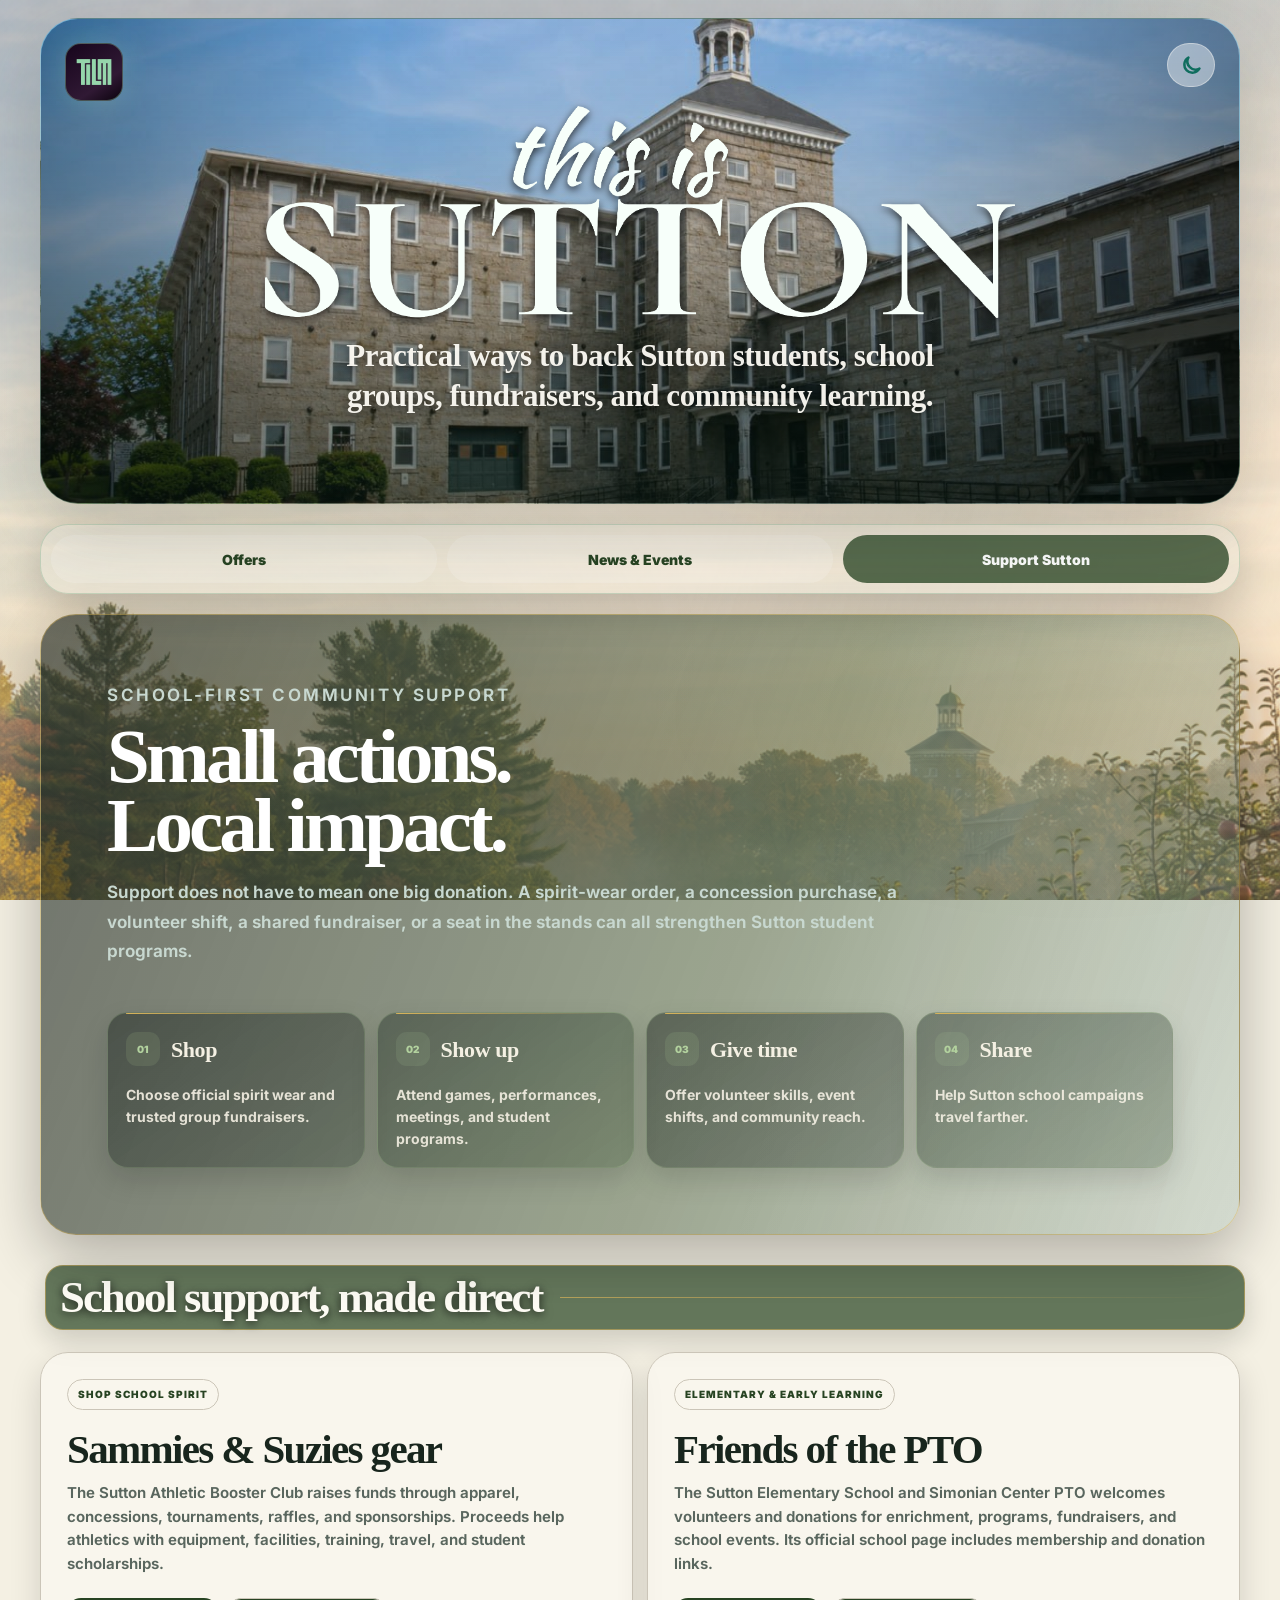
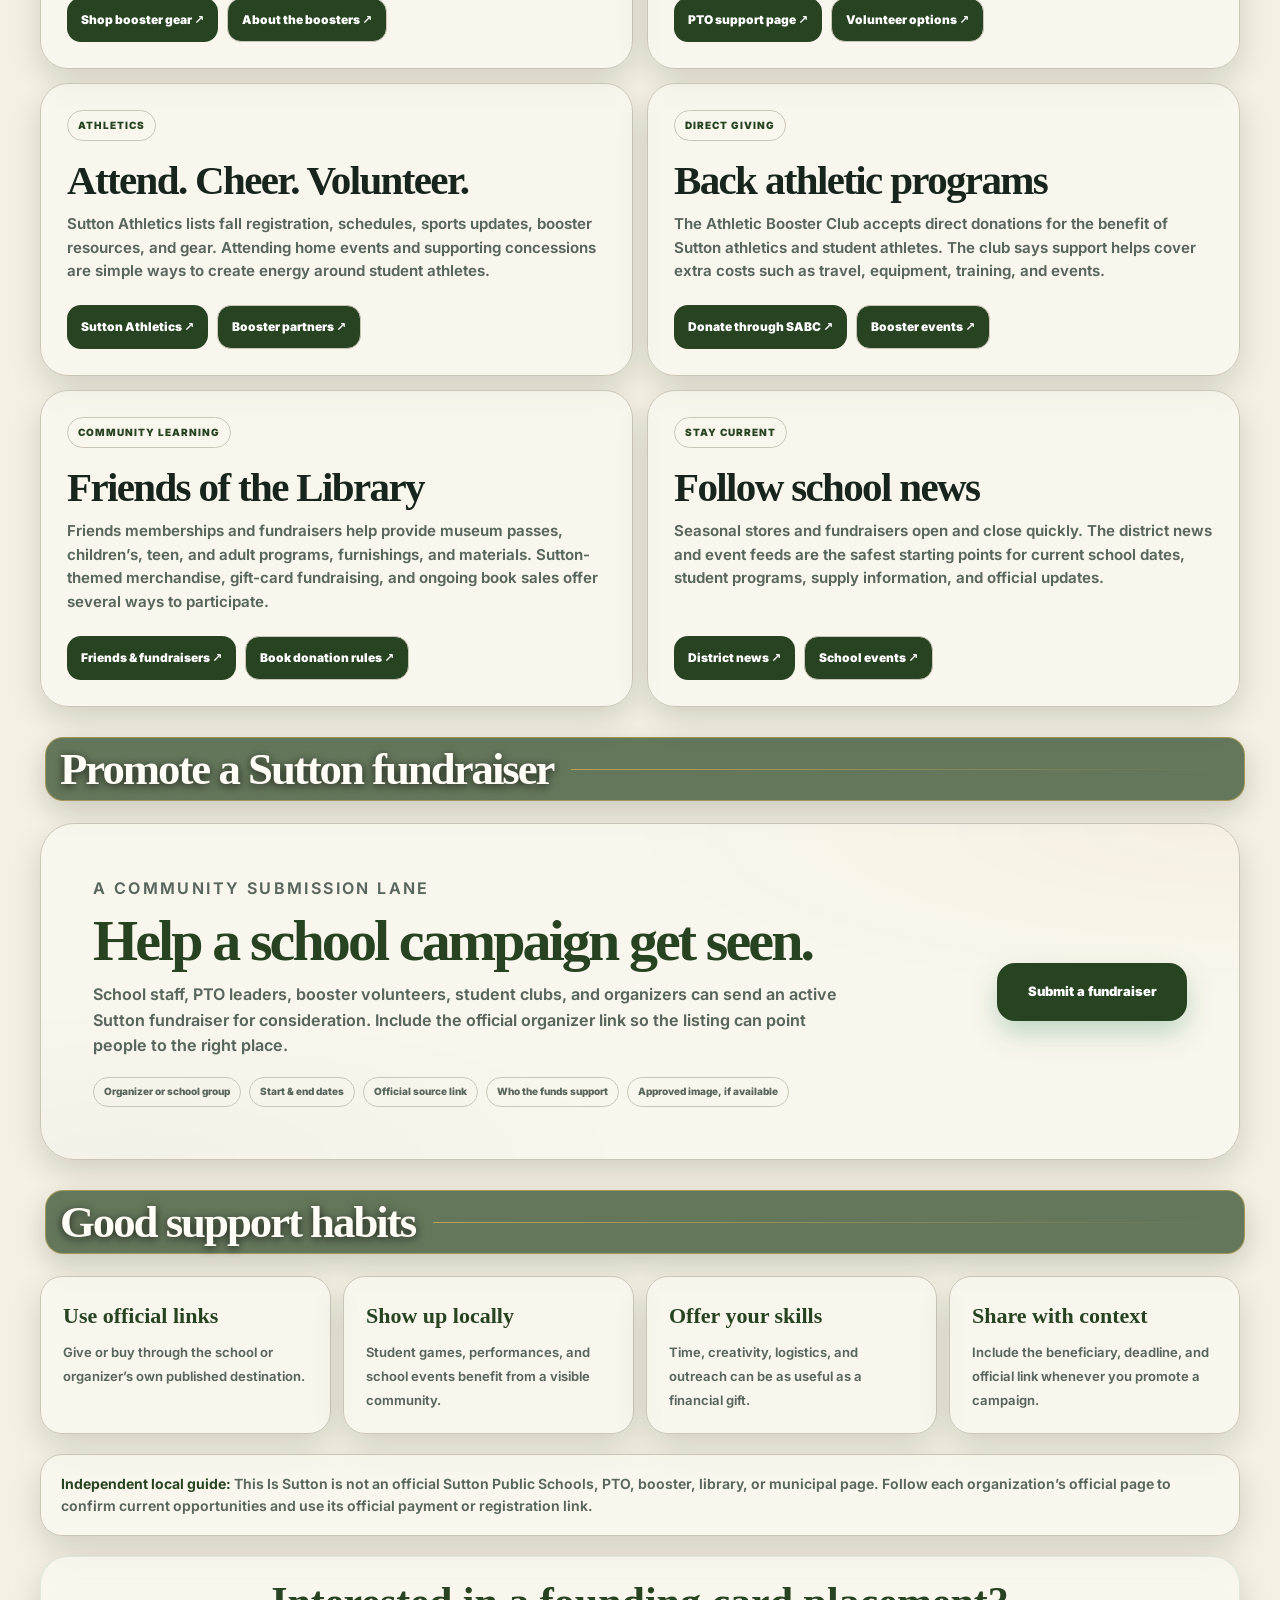
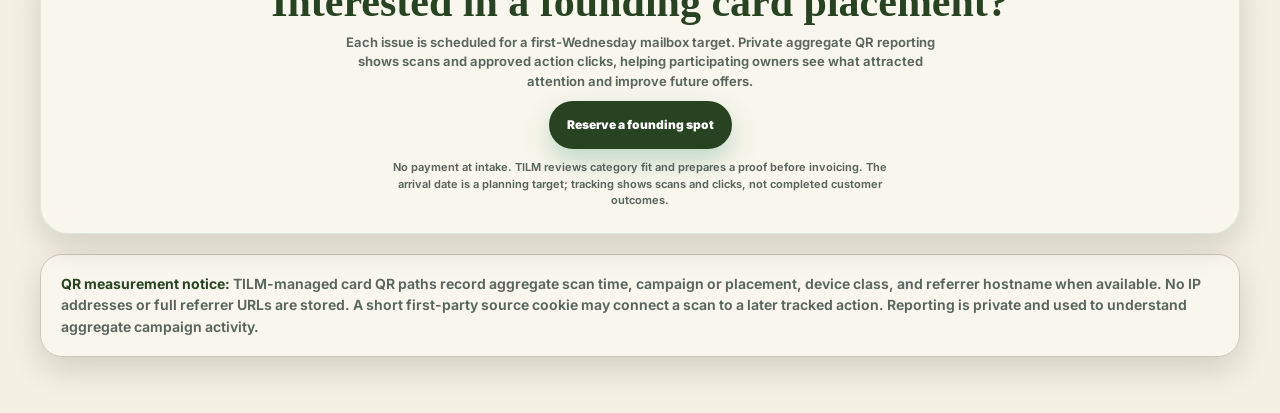
<file: sutton/support/index.html>
<!doctype html>
<html lang="en">
<head>
  <meta charset="utf-8" />
  <meta name="viewport" content="width=device-width,initial-scale=1" />
  <meta name="color-scheme" content="dark light" />
  <title>Support Sutton — This Is Sutton</title>
  <meta name="description" content="Ways to support Sutton students, school groups, fundraisers, athletics, and community learning." />
  <link rel="canonical" href="https://thisislocalmarketing.github.io/tilm-signal-pages/sutton/support/" />
  <meta name="robots" content="index,follow" />
  <meta property="og:type" content="website" />
  <meta property="og:title" content="Support Sutton — This Is Sutton" />
  <meta property="og:description" content="Ways to support Sutton students, school groups, fundraisers, athletics, and community learning." />
  <meta property="og:url" content="https://thisislocalmarketing.github.io/tilm-signal-pages/sutton/support/" />
  <link href="../../assets/brand/this-is-sutton/fonts/sutton-local-fonts.css" rel="stylesheet">
  <style>
    :root{--green:#00713d;--deep:#006d37;--sage:#a1c8b4;--tan:#c9b18b;--cream:#fffdf6;--page-art:url('../../assets/brand/this-is-sutton/sutton-rural-mill-background-dark-2026-07-12.png');--page-overlay:linear-gradient(180deg,rgba(4,16,12,.16),rgba(5,19,14,.32) 52%,rgba(5,20,14,.56));--hero:url('../../assets/brand/this-is-sutton/manchaug_mills_night_final.jpg');--hero-overlay:linear-gradient(180deg,rgba(5,15,24,.14),rgba(5,15,24,.32) 46%,rgba(6,24,17,.74));--surface:rgba(10,34,25,.88);--border:rgba(161,200,180,.25);--text:#d8e7df;--muted:#b6c9bf;--title:#d8eadf;--shadow:0 28px 80px rgba(0,0,0,.48);color-scheme:dark}
    body[data-theme="light"]{--page-art:url('../../assets/brand/this-is-sutton/sutton-rural-mill-background-light-2026-07-12.png');--page-overlay:linear-gradient(180deg,rgba(247,244,234,.08),rgba(247,244,234,.24) 56%,rgba(231,235,221,.56));--hero:url('../../assets/brand/this-is-sutton/manchaug_mills_day_final.jpg');--hero-overlay:linear-gradient(180deg,rgba(11,42,31,.04),rgba(10,38,28,.18) 44%,rgba(6,24,17,.58));--surface:rgba(255,253,246,.91);--border:rgba(0,113,61,.16);--text:#36483e;--muted:#58685f;--title:#006d37;--shadow:0 28px 80px rgba(31,47,39,.28);color-scheme:light}
    *{box-sizing:border-box;margin:0;padding:0}html{scroll-behavior:smooth}body{min-height:100vh;background-color:#071611;background-image:var(--page-overlay),var(--page-art);background-size:cover;background-position:center top;background-attachment:fixed;color:var(--text);font-family:Inter,system-ui,-apple-system,Segoe UI,sans-serif;line-height:1.5;-webkit-font-smoothing:antialiased}body:before{content:"";position:fixed;inset:0;pointer-events:none;background:radial-gradient(circle at 50% -10%,rgba(170,250,195,.11),transparent 42%),linear-gradient(180deg,transparent 0,rgba(4,16,12,.12) 68%,rgba(4,16,12,.30))}body[data-theme="light"]:before{background:radial-gradient(circle at 50% -8%,rgba(255,255,255,.38),transparent 43%)}
    .page{position:relative;width:min(1200px,94vw);margin:18px auto 56px;display:grid;gap:20px}.hero{position:relative;min-height:min(54vh,560px);border:1px solid rgba(181,218,197,.38);border-radius:38px;overflow:hidden;color:white;background-image:var(--hero-overlay),var(--hero);background-size:cover;background-position:center 47%;box-shadow:var(--shadow);display:grid;align-items:end;padding:28px}.hero:before{content:"";position:absolute;inset:0;background:radial-gradient(circle at 50% 10%,rgba(255,253,246,.1),transparent 36%),linear-gradient(90deg,rgba(0,0,0,.3),transparent 28%,transparent 70%,rgba(0,0,0,.32))}.hero>*{position:relative;z-index:2}.hero-top{position:absolute;top:24px;left:24px;right:24px;display:flex;justify-content:space-between;align-items:flex-start;z-index:3}.tilm-logo{width:58px;height:58px;border-radius:16px;overflow:hidden;background:linear-gradient(145deg,#17051c,#301934 68%,#0b030d);border:1px solid rgba(170,250,195,.3);box-shadow:0 0 28px rgba(170,250,195,.2);padding:4px;display:grid;place-items:center}.tilm-logo img{width:100%;height:100%;object-fit:contain}.theme-toggle{border:1px solid rgba(255,253,246,.38);background:rgba(16,28,23,.62);color:#aafac3;border-radius:999px;width:48px;height:44px;display:grid;place-items:center;font-size:22px;font-weight:900;cursor:pointer;backdrop-filter:blur(6px)}body[data-theme="light"] .theme-toggle{background:rgba(255,255,255,.86);color:#0f6d5e}.hero-inner{width:min(780px,100%);margin:76px auto 18px;text-align:center}.brand-logo{display:block;width:min(560px,96%);height:auto;margin:0 auto 16px;filter:drop-shadow(0 3px 4px rgba(0,0,0,.76)) drop-shadow(0 0 8px rgba(255,255,255,.2))}.hero h1{font-size:clamp(18px,2.2vw,27px);line-height:1.3;font-weight:850;color:rgba(255,253,246,.94);text-wrap:balance;text-shadow:0 2px 10px rgba(0,0,0,.58)}
    .tabs{display:grid;grid-template-columns:repeat(3,1fr);gap:10px;padding:10px;background:rgba(8,31,22,.82);border:1px solid rgba(161,200,180,.3);border-radius:28px;box-shadow:0 16px 44px rgba(0,0,0,.2);backdrop-filter:blur(18px)}body[data-theme="light"] .tabs{background:rgba(246,249,241,.86);border-color:rgba(0,113,61,.17)}.tab{min-height:48px;border:1px solid transparent;border-radius:999px;background:rgba(255,255,255,.035);color:var(--title);font-size:14px;font-weight:950;text-decoration:none;display:flex;align-items:center;justify-content:center;transition:.18s ease}.tab:hover{transform:translateY(-1px);border-color:rgba(161,200,180,.3);background:rgba(255,255,255,.07)}.tab.active{background:#a1c8b4;color:#10231b}body[data-theme="light"] .tab{background:rgba(255,255,255,.7)}body[data-theme="light"] .tab.active{background:var(--deep);color:#fff}
    .support-hero{position:relative;overflow:hidden;min-height:480px;border-radius:36px;border:1px solid rgba(201,177,139,.4);background:linear-gradient(115deg,rgba(7,31,22,.98),rgba(14,53,37,.9) 58%,rgba(38,84,59,.72));box-shadow:0 22px 60px rgba(0,0,0,.28);padding:clamp(30px,6vw,68px);display:grid;grid-template-columns:minmax(0,1.05fr) minmax(320px,.75fr);gap:38px;align-items:center}.support-hero:before{content:"";position:absolute;inset:0;background:radial-gradient(circle at 84% 14%,rgba(201,177,139,.3),transparent 25%),linear-gradient(rgba(255,255,255,.035) 1px,transparent 1px),linear-gradient(90deg,rgba(255,255,255,.035) 1px,transparent 1px);background-size:auto,40px 40px,40px 40px}.support-copy,.impact-panel{position:relative;z-index:1}.eyebrow{color:#a1c8b4;font-size:10px;font-weight:900;letter-spacing:.15em;text-transform:uppercase;margin-bottom:12px}.support-copy h2{max-width:12ch;font-family:Georgia,serif;color:#fff;font-size:clamp(45px,6vw,78px);line-height:.9;letter-spacing:-.05em;margin-bottom:20px}.support-copy>p{max-width:62ch;color:#c8d8d0;font-size:15px;font-weight:650}.impact-panel{border:1px solid rgba(255,255,255,.18);border-radius:28px;background:rgba(4,22,15,.46);backdrop-filter:blur(16px);padding:24px}.impact-panel>p{font-family:Georgia,serif;color:#fff;font-size:25px;line-height:1.15;margin-bottom:18px}.impact-list{display:grid;gap:9px}.impact-list div{display:grid;grid-template-columns:38px 1fr;gap:11px;align-items:center;border:1px solid rgba(161,200,180,.16);border-radius:15px;padding:10px}.impact-list span{width:38px;height:38px;border-radius:12px;background:rgba(170,250,195,.12);color:#aafac3;display:grid;place-items:center;font-weight:900}.impact-list b{color:#eaf5ee;font-size:12px}.impact-list small{display:block;color:#9fb3a8;font-size:9px;margin-top:2px}
    .section-head{display:flex;align-items:center;gap:18px;margin:10px 5px 2px}.section-head:after{content:"";height:1px;flex:1;background:linear-gradient(90deg,rgba(161,200,180,.38),transparent)}.section-head h2{font-family:Georgia,serif;color:var(--title);font-size:clamp(30px,3.5vw,48px);line-height:.95;letter-spacing:-.045em}.action-grid{display:grid;grid-template-columns:repeat(2,minmax(0,1fr));gap:14px}.action-card,.tip-panel,.source-card,.notice{background:var(--surface);border:1px solid var(--border);backdrop-filter:blur(16px);box-shadow:0 12px 32px rgba(0,0,0,.14)}.action-card{position:relative;overflow:hidden;border-radius:28px;padding:26px;display:flex;flex-direction:column;min-height:290px;transition:.18s ease}.action-card:hover{transform:translateY(-3px);border-color:rgba(170,250,195,.42)}.action-card:after{content:attr(data-mark);position:absolute;right:-8px;bottom:-28px;font-family:Georgia,serif;font-size:118px;font-weight:700;color:rgba(161,200,180,.055)}.tag{width:max-content;border:1px solid var(--border);border-radius:999px;padding:7px 10px;color:var(--title);font-size:9px;font-weight:950;letter-spacing:.1em;text-transform:uppercase;margin-bottom:19px}.action-card h3{font-family:Georgia,serif;color:var(--text);font-size:clamp(29px,3.4vw,41px);line-height:.98;letter-spacing:-.04em;margin-bottom:12px}.action-card p{color:var(--muted);font-size:13px;font-weight:650;max-width:58ch}.actions{position:relative;z-index:1;display:flex;flex-wrap:wrap;gap:9px;margin-top:auto;padding-top:22px}.button{display:inline-flex;align-items:center;justify-content:center;min-height:44px;padding:0 14px;border-radius:14px;background:#aafac3;color:#10281e;font-size:11px;font-weight:900;text-decoration:none}.button.secondary{background:transparent;color:var(--title);border:1px solid var(--border)}body[data-theme="light"] .button{background:var(--deep);color:#fff}
    .tip-panel{border-radius:34px;padding:clamp(28px,5vw,52px);display:grid;grid-template-columns:1fr auto;gap:32px;align-items:center;background:radial-gradient(circle at 100% 0,rgba(201,177,139,.17),transparent 35%),var(--surface)}.tip-panel h3{font-family:Georgia,serif;color:var(--title);font-size:clamp(36px,5vw,58px);line-height:.92;letter-spacing:-.05em;margin-bottom:14px}.tip-panel p{max-width:68ch;color:var(--muted);font-size:14px;font-weight:650}.tip-requirements{display:flex;flex-wrap:wrap;gap:8px;margin-top:18px}.tip-requirements span{border:1px solid var(--border);border-radius:999px;padding:7px 10px;color:var(--muted);font-size:9px;font-weight:850}.submit{min-width:190px;min-height:58px;border-radius:18px;background:var(--green);color:#fff;text-decoration:none;font-size:13px;font-weight:950;display:flex;align-items:center;justify-content:center;text-align:center;padding:0 18px;box-shadow:0 12px 28px rgba(0,113,61,.24)}
    .way-grid{display:grid;grid-template-columns:repeat(4,1fr);gap:12px}.source-card{border-radius:22px;padding:20px;text-decoration:none;color:var(--text);transition:.18s ease}.source-card:hover{transform:translateY(-3px);border-color:rgba(170,250,195,.42)}.source-card b{display:block;font-family:Georgia,serif;color:var(--title);font-size:19px;margin-bottom:7px}.source-card span{color:var(--muted);font-size:11px;font-weight:650}.notice{border-radius:22px;padding:16px 18px;color:var(--muted);font-size:12px;font-weight:650}.notice b{color:var(--title)}
    @media(max-width:850px){body{background-attachment:scroll}.hero{min-height:430px;padding:22px}.hero-top{top:18px;left:18px;right:18px}.tilm-logo{width:48px;height:48px}.tabs{grid-template-columns:1fr}.support-hero{grid-template-columns:1fr;min-height:0}.action-grid{grid-template-columns:1fr}.tip-panel{grid-template-columns:1fr}.submit{width:100%}.way-grid{grid-template-columns:1fr 1fr}}
    @media(max-width:520px){.page{width:94vw;margin-top:12px;gap:16px}.hero{border-radius:28px;min-height:380px}.brand-logo{width:min(330px,96%)}.hero h1{font-size:15px}.tabs{border-radius:22px;padding:8px}.support-hero,.tip-panel{border-radius:24px;padding:24px}.impact-panel{padding:18px}.action-card{border-radius:22px;padding:22px;min-height:270px}.way-grid{grid-template-columns:1fr}.section-head:after{display:none}}

    /* Shared Sutton landscape palette and organic contour/grain treatment. */
    :root{--green:#274322;--deep:#1d3320;--sage:#b2d19e;--tan:#d8b35a;--page-overlay:linear-gradient(180deg,rgba(14,23,19,.08),rgba(24,38,30,.24) 48%,rgba(14,23,19,.62));--surface:rgba(24,38,30,.93);--border:#3a4d40;--text:#f4f0e3;--muted:#b9c4b9;--title:#f4f0e3;--shadow:0 28px 80px rgba(0,0,0,.48)}
    body[data-theme="light"]{--sage:#8fb67b;--tan:#b5812d;--page-overlay:linear-gradient(180deg,rgba(244,240,227,.04),rgba(232,228,213,.18) 52%,rgba(218,220,204,.50));--surface:rgba(255,253,246,.95);--border:#cbc5b8;--text:#18251d;--muted:#59665e;--title:#274322;--shadow:0 28px 80px rgba(31,47,39,.22);background-color:#f4f0e3}
    body{background-color:#0e1713}.page{z-index:1}.tilm-logo{text-decoration:none;transition:transform .18s ease,border-color .18s ease,box-shadow .18s ease}.tilm-logo:hover{transform:translateY(-2px);border-color:rgba(178,209,158,.68);box-shadow:0 10px 30px rgba(0,0,0,.28),0 0 24px rgba(178,209,158,.16)}.tilm-logo:focus-visible{outline:3px solid #b2d19e;outline-offset:4px}
    body:before{background:radial-gradient(ellipse at 12% 22%,rgba(75,119,132,.22),transparent 34%),radial-gradient(ellipse at 88% 34%,rgba(195,165,108,.12),transparent 30%),linear-gradient(180deg,transparent 0,rgba(6,23,16,.16) 62%,rgba(6,23,16,.40))}body[data-theme="light"]:before{background:radial-gradient(ellipse at 12% 20%,rgba(82,119,131,.14),transparent 34%),radial-gradient(ellipse at 88% 32%,rgba(195,165,108,.18),transparent 30%),linear-gradient(180deg,rgba(255,255,255,.08),transparent 58%,rgba(214,220,205,.24))}
    body:after{content:"";position:fixed;inset:0;pointer-events:none;z-index:0;opacity:.045;mix-blend-mode:soft-light;background-image:url("data:image/svg+xml,%3Csvg viewBox='0 0 180 180' xmlns='http://www.w3.org/2000/svg'%3E%3Cfilter id='n'%3E%3CfeTurbulence type='fractalNoise' baseFrequency='.78' numOctaves='4' stitchTiles='stitch'/%3E%3C/filter%3E%3Crect width='100%25' height='100%25' filter='url(%23n)' opacity='.7'/%3E%3C/svg%3E")}
    .tabs{background:rgba(20,35,27,.86);border-color:var(--border)}body[data-theme="light"] .tabs{background:rgba(244,240,227,.90)}.tab.active{background:var(--sage);color:#0e1713}body[data-theme="light"] .tab.active{background:var(--green);color:#fff}.support-hero{background:linear-gradient(112deg,rgba(14,23,19,.98),rgba(39,67,34,.90) 58%,rgba(112,153,148,.70));border-color:rgba(216,179,90,.46)}.support-hero:before{background:radial-gradient(ellipse at 84% 14%,rgba(216,179,90,.28),transparent 27%),radial-gradient(ellipse at 14% 88%,rgba(112,153,148,.20),transparent 34%),repeating-radial-gradient(ellipse at 100% 8%,transparent 0 28px,rgba(244,240,227,.06) 29px 30px,transparent 31px 50px);background-size:auto}.impact-list span{background:rgba(178,209,158,.14);color:#b2d19e}.button{background:var(--sage);color:#0e1713}body[data-theme="light"] .button{background:var(--green);color:#fff}.submit{background:var(--green)}
    .action-card:after{right:18px;bottom:12px;font-size:clamp(78px,8vw,102px);line-height:.8;color:rgba(159,196,170,.075);pointer-events:none}.action-card>*{position:relative;z-index:1}body[data-theme="light"] .action-card:after{content:none}.tip-panel{background:radial-gradient(ellipse at 100% 0,rgba(195,165,108,.16),transparent 37%),radial-gradient(ellipse at 8% 100%,rgba(82,119,131,.10),transparent 33%),var(--surface)}
    .support-hero{min-height:0;grid-template-columns:1fr;gap:clamp(30px,4vw,46px);align-items:start;padding:clamp(34px,5.5vw,66px)}.support-copy{max-width:900px}.support-copy h2{max-width:15ch;margin-bottom:18px}.support-copy>p{max-width:72ch;font-size:16px;line-height:1.65}.support-paths{position:relative;z-index:1;display:grid;grid-template-columns:repeat(4,minmax(0,1fr));gap:12px}.support-path{position:relative;min-height:146px;padding:19px 18px 18px;border:1px solid rgba(178,209,158,.22);border-radius:21px;background:linear-gradient(145deg,rgba(14,23,19,.78),rgba(24,38,30,.62));box-shadow:0 12px 28px rgba(0,0,0,.14);overflow:hidden;transition:transform .18s ease,border-color .18s ease,background-color .18s ease}.support-path:before{content:"";position:absolute;left:18px;right:18px;top:0;height:1px;background:linear-gradient(90deg,#d8b35a,rgba(216,179,90,0))}.support-path:hover{transform:translateY(-3px);border-color:rgba(178,209,158,.45)}.path-top{display:flex;align-items:center;gap:11px;margin-bottom:18px}.path-index{width:34px;height:34px;border-radius:11px;display:grid;place-items:center;background:rgba(178,209,158,.14);color:#b2d19e;font-size:10px;font-weight:950;letter-spacing:.04em}.support-path b{color:#f4f0e3;font-family:Georgia,serif;font-size:20px;letter-spacing:-.02em}.support-path p{color:rgba(244,240,227,.90);font-size:12px;line-height:1.5;font-weight:700;max-width:29ch}.support-paths .support-path:nth-child(2n){background:linear-gradient(145deg,rgba(24,38,30,.72),rgba(39,67,34,.52))}
    /* Support atmosphere: soft meadow haze and daylight beam; all community panels stay lightly translucent. */
    :root{--surface:rgba(24,38,30,.60)}body[data-theme="light"]{--surface:rgba(255,253,246,.68)}body:before{background:radial-gradient(ellipse at 14% 72%,rgba(178,209,158,.07),transparent 34%),linear-gradient(108deg,transparent 0 56%,rgba(112,153,148,.07) 72%,transparent 90%),linear-gradient(180deg,transparent 0,rgba(14,23,19,.16) 76%)}body[data-theme="light"]:before{background:radial-gradient(ellipse at 14% 72%,rgba(143,182,123,.08),transparent 34%),linear-gradient(108deg,transparent 0 56%,rgba(112,153,148,.07) 72%,transparent 90%)}body:after{opacity:.020}.tabs{background:rgba(20,35,27,.58)}body[data-theme="light"] .tabs{background:rgba(244,240,227,.66)}.support-hero{background:linear-gradient(112deg,rgba(14,23,19,.78),rgba(39,67,34,.56) 58%,rgba(112,153,148,.30));backdrop-filter:blur(12px)}.support-hero:before{background:linear-gradient(104deg,transparent 0 62%,rgba(244,240,227,.06) 82%,transparent 100%),radial-gradient(ellipse at 86% 16%,rgba(216,179,90,.07),transparent 30%)}.support-path{background:linear-gradient(145deg,rgba(14,23,19,.46),rgba(24,38,30,.28));border-color:rgba(178,209,158,.18)}.support-paths .support-path:nth-child(2n){background:linear-gradient(145deg,rgba(24,38,30,.42),rgba(39,67,34,.22))}
    /* Final clear-glass pass: remove stacked frosting and expose the Sutton landscape. */
    :root{--page-overlay:linear-gradient(180deg,rgba(14,23,19,.03),rgba(24,38,30,.10) 48%,rgba(14,23,19,.24));--surface:rgba(24,38,30,.34)}body[data-theme="light"]{--page-overlay:linear-gradient(180deg,rgba(244,240,227,.02),rgba(232,228,213,.08) 52%,rgba(218,220,204,.20));--surface:rgba(255,253,246,.42)}
    .action-card,.tip-panel,.source-card,.notice,.tabs,.support-hero{backdrop-filter:none;-webkit-backdrop-filter:none}
    .tabs{background:rgba(20,35,27,.32)}body[data-theme="light"] .tabs{background:rgba(244,240,227,.40)}.tab{background:rgba(255,255,255,.03)}body[data-theme="light"] .tab{background:rgba(255,255,255,.18)}.tab.active{background:rgba(178,209,158,.72);color:#0e1713}body[data-theme="light"] .tab.active{background:rgba(39,67,34,.76);color:#fff}
    .theme-toggle{background:rgba(16,28,23,.34);backdrop-filter:none}body[data-theme="light"] .theme-toggle{background:rgba(255,255,255,.42)}
    .support-hero{background:linear-gradient(112deg,rgba(14,23,19,.54),rgba(39,67,34,.37) 58%,rgba(112,153,148,.19))}.support-hero:before{background:linear-gradient(104deg,transparent 0 62%,rgba(244,240,227,.04) 82%,transparent 100%),radial-gradient(ellipse at 86% 16%,rgba(216,179,90,.04),transparent 30%)}
    .support-path{background:linear-gradient(145deg,rgba(14,23,19,.36),rgba(24,38,30,.22));border-color:rgba(178,209,158,.24)}.support-paths .support-path:nth-child(2n){background:linear-gradient(145deg,rgba(24,38,30,.34),rgba(39,67,34,.20))}.path-index{background:rgba(178,209,158,.12)}
    .tip-panel{background:radial-gradient(ellipse at 100% 0,rgba(195,165,108,.10),transparent 37%),radial-gradient(ellipse at 8% 100%,rgba(82,119,131,.055),transparent 33%),var(--surface)}
    /* Readability tuning: stronger glass and larger copy throughout the support sections. */
    :root{--surface:rgba(24,38,30,.48)}body[data-theme="light"]{--surface:rgba(255,253,246,.56)}
    .tabs{background:rgba(20,35,27,.44)}body[data-theme="light"] .tabs{background:rgba(244,240,227,.52)}
    .support-hero{background:linear-gradient(112deg,rgba(14,23,19,.64),rgba(39,67,34,.49) 58%,rgba(112,153,148,.30))}.support-copy>p{font-size:17px;line-height:1.72}
    .support-path{background:linear-gradient(145deg,rgba(14,23,19,.50),rgba(24,38,30,.36))}.support-paths .support-path:nth-child(2n){background:linear-gradient(145deg,rgba(24,38,30,.48),rgba(39,67,34,.34))}.support-path b{font-size:22px}.support-path p{font-size:14px;line-height:1.55}
    .tag{font-size:10px}.action-card p{font-size:15px;line-height:1.58}.button{font-size:12px}.tip-panel p{font-size:16px;line-height:1.62}.tip-requirements span{font-size:10px;line-height:1.35}.source-card{padding:22px}.source-card b{font-size:22px}.source-card span{font-size:13px;line-height:1.55}.notice{font-size:14px;line-height:1.55;padding:18px 20px}
    .source-head{width:100%;padding:10px 14px;border:1px solid rgba(178,209,158,.32);border-radius:18px;background:rgba(14,23,19,.58);box-shadow:0 10px 28px rgba(14,23,19,.18)}.source-head h2{color:#fffdf6!important;text-shadow:0 2px 10px rgba(0,0,0,.72)}.source-head:after{background:linear-gradient(90deg,rgba(216,179,90,.72),transparent)}body[data-theme="light"] .source-head{background:rgba(39,67,34,.70);border-color:rgba(216,179,90,.52)}
    /* Midpoint opacity between the previous two review passes. */
    :root{--surface:rgba(24,38,30,.41)}body[data-theme="light"]{--surface:rgba(255,253,246,.49)}.tabs{background:rgba(20,35,27,.38)}body[data-theme="light"] .tabs{background:rgba(244,240,227,.46)}
    .support-hero{background:linear-gradient(112deg,rgba(14,23,19,.59),rgba(39,67,34,.43) 58%,rgba(112,153,148,.245))}.support-path{background:linear-gradient(145deg,rgba(14,23,19,.43),rgba(24,38,30,.29))}.support-paths .support-path:nth-child(2n){background:linear-gradient(145deg,rgba(24,38,30,.41),rgba(39,67,34,.27))}
    .tip-panel{background:radial-gradient(ellipse at 100% 0,rgba(195,165,108,.08),transparent 37%),radial-gradient(ellipse at 8% 100%,rgba(82,119,131,.045),transparent 33%),var(--surface)}
    @media(max-width:850px){body:after{position:absolute}.support-paths{grid-template-columns:1fr 1fr}.support-path{min-height:132px}.support-path p{max-width:38ch}}@media(max-width:520px){.action-card:after{right:14px;bottom:14px;font-size:72px}.support-hero{padding:26px 22px;gap:28px}.support-copy>p{font-size:15px;line-height:1.62}.support-paths{grid-template-columns:1fr;gap:9px}.support-path{min-height:0;padding:16px 16px 17px;border-radius:17px}.path-top{margin-bottom:8px}.path-index{width:31px;height:31px}.support-path b{font-size:20px}.support-path p{max-width:none;font-size:14px}.source-card{padding:19px}.source-card b{font-size:20px}.source-card span{font-size:13px}.source-head{padding:9px 12px}}
    /* Center and slightly enlarge the complete mill-photo hero message. */
    .hero{align-items:center}.hero-inner{width:min(1000px,100%);margin:0 auto;text-align:center}.brand-logo{width:min(750px,98%);margin:0 auto 18px}.hero h1{max-width:820px;margin-inline:auto;font-family:Georgia,'Times New Roman',serif;font-size:clamp(22px,2.55vw,31px);font-weight:700;letter-spacing:-.015em;line-height:1.28}
    @media(max-width:850px){.hero-inner{width:min(920px,100%);margin:0 auto}.brand-logo{width:min(640px,98%)}.hero h1{max-width:720px;font-size:26px}}@media(max-width:520px){.hero{padding-inline:12px}.hero-inner{width:100%;margin:0 auto}.brand-logo{width:min(325px,100%);margin-bottom:13px}.hero h1{max-width:32ch;font-size:18px;line-height:1.3}}
    .hero-inner{transform:translateY(0)}@media(max-width:850px){.hero-inner{transform:translateY(0)}}@media(max-width:520px){.hero-inner{transform:translateY(0)}}

    .sample-notice{border:1px solid rgba(216,179,90,.42);border-radius:20px;padding:14px 16px;background:rgba(216,179,90,.08);color:var(--text);font-size:12px;font-weight:750;line-height:1.55;text-align:center}.sample-notice strong{color:var(--title)}
    .founding-cta{display:grid;justify-items:center;gap:10px;border:1px solid rgba(161,200,180,.32);border-radius:28px;padding:24px;background:var(--surface);backdrop-filter:blur(16px);box-shadow:0 12px 32px rgba(0,0,0,.14);text-align:center}.founding-cta h2{font-family:Georgia,serif;color:var(--title);font-size:clamp(28px,4vw,42px);line-height:1;margin:0}.founding-cta p{max-width:68ch;color:var(--muted);font-size:13px;font-weight:650}.founding-cta .reserve-button{display:inline-flex;align-items:center;justify-content:center;min-height:48px;padding:0 18px;border-radius:999px;background:var(--green);color:#fff;text-decoration:none;font-size:12px;font-weight:950;box-shadow:0 12px 28px rgba(0,113,61,.24)}.form-access-note{max-width:72ch!important;color:var(--muted)!important;font-size:11px!important;line-height:1.5!important}.form-access-note a{color:var(--title);font-weight:900}
  </style>
  <link href="../../assets/brand/this-is-sutton/sutton-mobile-experience.css" rel="stylesheet">
  <link href="../../assets/brand/this-is-sutton/sutton-controls.css" rel="stylesheet">
</head>
<body class="page-support" data-theme="light">
  <div class="page-backdrop" aria-hidden="true"></div>
  <main class="page">
    <section class="hero" aria-labelledby="page-title"><div class="hero-top"><a class="tilm-logo" href="../../" aria-label="Open the TILM Signal Page" title="TILM Signal Page"><img src="../../assets/brand/tilm-logo-mint-square-web-2026-07-05.png" alt="TILM" /></a><button class="theme-toggle" type="button" aria-label="Switch to light mode" title="Switch to light mode"><span class="mode-icon" aria-hidden="true"></span></button></div><div class="hero-inner"><img class="brand-logo" src="../../assets/brand/this-is-sutton/this-is-sutton-logo-white-transparent.png" alt="This Is Sutton" /><h1 id="page-title">Practical ways to back Sutton students, school groups, fundraisers, and community learning.</h1></div></section>

    <nav class="tabs" aria-label="Signal Page sections"><a class="tab" href="../">Offers</a><a class="tab" href="../news/">News &amp; Events</a><a class="tab active" href="./" aria-current="page">Support Sutton</a></nav>

    <section class="support-hero">
      <div class="support-copy"><p class="eyebrow">School-first community support</p><h2>Small actions. Local impact.</h2><p>Support does not have to mean one big donation. A spirit-wear order, a concession purchase, a volunteer shift, a shared fundraiser, or a seat in the stands can all strengthen Sutton student programs.</p></div>
      <div class="support-paths" aria-label="Four practical ways to support Sutton students">
        <article class="support-path"><div class="path-top"><span class="path-index">01</span><b>Shop</b></div><p>Choose official spirit wear and trusted group fundraisers.</p></article>
        <article class="support-path"><div class="path-top"><span class="path-index">02</span><b>Show up</b></div><p>Attend games, performances, meetings, and student programs.</p></article>
        <article class="support-path"><div class="path-top"><span class="path-index">03</span><b>Give time</b></div><p>Offer volunteer skills, event shifts, and community reach.</p></article>
        <article class="support-path"><div class="path-top"><span class="path-index">04</span><b>Share</b></div><p>Help Sutton school campaigns travel farther.</p></article>
      </div>
    </section>

    <div class="section-head source-head"><h2>School support, made direct</h2></div>
    <section class="action-grid" aria-label="Ways to support Sutton schools">
      <article class="action-card" data-mark="S"><span class="tag">Shop school spirit</span><h3>Sammies &amp; Suzies gear</h3><p>The Sutton Athletic Booster Club raises funds through apparel, concessions, tournaments, raffles, and sponsorships. Proceeds help athletics with equipment, facilities, training, travel, and student scholarships.</p><div class="actions"><a class="button" href="https://www.suttonbooster.com/swag" target="_blank" rel="noopener">Shop booster gear ↗</a><a class="button secondary" href="https://www.suttonbooster.com/" target="_blank" rel="noopener">About the boosters ↗</a></div></article>
      <article class="action-card" data-mark="P"><span class="tag">Elementary &amp; early learning</span><h3>Friends of the PTO</h3><p>The Sutton Elementary School and Simonian Center PTO welcomes volunteers and donations for enrichment, programs, fundraisers, and school events. Its official school page includes membership and donation links.</p><div class="actions"><a class="button" href="https://www.suttonschools.net/o/ses/page/pto-friends-of-es-and-scel" target="_blank" rel="noopener">PTO support page ↗</a><a class="button secondary" href="https://www.suttonschools.net/o/ses/page/pto-friends-of-es-and-scel" target="_blank" rel="noopener">Volunteer options ↗</a></div></article>
      <article class="action-card" data-mark="A"><span class="tag">Athletics</span><h3>Attend. Cheer. Volunteer.</h3><p>Sutton Athletics lists fall registration, schedules, sports updates, booster resources, and gear. Attending home events and supporting concessions are simple ways to create energy around student athletes.</p><div class="actions"><a class="button" href="https://www.suttonschools.net/o/shs/page/athletics" target="_blank" rel="noopener">Sutton Athletics ↗</a><a class="button secondary" href="https://www.suttonbooster.com/partners" target="_blank" rel="noopener">Booster partners ↗</a></div></article>
      <article class="action-card" data-mark="D"><span class="tag">Direct giving</span><h3>Back athletic programs</h3><p>The Athletic Booster Club accepts direct donations for the benefit of Sutton athletics and student athletes. The club says support helps cover extra costs such as travel, equipment, training, and events.</p><div class="actions"><a class="button" href="https://www.suttonbooster.com/donate" target="_blank" rel="noopener">Donate through SABC ↗</a><a class="button secondary" href="https://www.suttonbooster.com/events" target="_blank" rel="noopener">Booster events ↗</a></div></article>
      <article class="action-card" data-mark="L"><span class="tag">Community learning</span><h3>Friends of the Library</h3><p>Friends memberships and fundraisers help provide museum passes, children’s, teen, and adult programs, furnishings, and materials. Sutton-themed merchandise, gift-card fundraising, and ongoing book sales offer several ways to participate.</p><div class="actions"><a class="button" href="https://suttonpubliclibrary.org/friends-of-the-library/" target="_blank" rel="noopener">Friends &amp; fundraisers ↗</a><a class="button secondary" href="https://suttonpubliclibrary.org/donate-books/" target="_blank" rel="noopener">Book donation rules ↗</a></div></article>
      <article class="action-card" data-mark="N"><span class="tag">Stay current</span><h3>Follow school news</h3><p>Seasonal stores and fundraisers open and close quickly. The district news and event feeds are the safest starting points for current school dates, student programs, supply information, and official updates.</p><div class="actions"><a class="button" href="https://www.suttonschools.net/news" target="_blank" rel="noopener">District news ↗</a><a class="button secondary" href="https://www.suttonschools.net/events" target="_blank" rel="noopener">School events ↗</a></div></article>
    </section>

    <div class="section-head source-head"><h2>Promote a Sutton fundraiser</h2></div>
    <section class="tip-panel">
      <div><p class="eyebrow">A community submission lane</p><h3>Help a school campaign get seen.</h3><p>School staff, PTO leaders, booster volunteers, student clubs, and organizers can send an active Sutton fundraiser for consideration. Include the official organizer link so the listing can point people to the right place.</p><div class="tip-requirements"><span>Organizer or school group</span><span>Start &amp; end dates</span><span>Official source link</span><span>Who the funds support</span><span>Approved image, if available</span></div></div>
      <a class="submit" href="mailto:allan@thisislocalmarketing.com?subject=Support%20Sutton%20fundraiser%20submission&amp;body=Organizer%20or%20school%20group%3A%0AFundraiser%20name%3A%0AStart%20and%20end%20dates%3A%0AOfficial%20source%20link%3A%0AWho%20the%20funds%20support%3A%0AContact%20name%3A">Submit a fundraiser</a>
    </section>

    <div class="section-head source-head"><h2>Good support habits</h2></div>
    <section class="way-grid">
      <a class="source-card" href="https://www.suttonschools.net/news" target="_blank" rel="noopener"><b>Use official links</b><span>Give or buy through the school or organizer’s own published destination.</span></a>
      <a class="source-card" href="https://www.suttonschools.net/events" target="_blank" rel="noopener"><b>Show up locally</b><span>Student games, performances, and school events benefit from a visible community.</span></a>
      <a class="source-card" href="https://www.suttonschools.net/o/ses/page/pto-friends-of-es-and-scel" target="_blank" rel="noopener"><b>Offer your skills</b><span>Time, creativity, logistics, and outreach can be as useful as a financial gift.</span></a>
      <a class="source-card" href="https://www.suttonbooster.com/" target="_blank" rel="noopener"><b>Share with context</b><span>Include the beneficiary, deadline, and official link whenever you promote a campaign.</span></a>
    </section>

    <div class="notice"><b>Independent local guide:</b> This Is Sutton is not an official Sutton Public Schools, PTO, booster, library, or municipal page. Follow each organization’s official page to confirm current opportunities and use its official payment or registration link.</div>

    <section class="founding-cta" aria-labelledby="support-founding-title"><h2 id="support-founding-title">Interested in a founding card placement?</h2><p>Each issue is scheduled for a first-Wednesday mailbox target. Private aggregate QR reporting shows scans and approved action clicks, helping participating owners see what attracted attention and improve future offers.</p><a class="reserve-button" href="https://docs.google.com/forms/d/e/1FAIpQLSdHepFKXU30rinx8aT_w94Xa5g8POqrdkYuu0Fn06JJw9cvgw/viewform" target="_blank" rel="noopener">Reserve a founding spot</a><p class="form-access-note">No payment at intake. TILM reviews category fit and prepares a proof before invoicing. The arrival date is a planning target; tracking shows scans and clicks, not completed customer outcomes.</p></section>
    <div class="notice"><b>QR measurement notice:</b> TILM-managed card QR paths record aggregate scan time, campaign or placement, device class, and referrer hostname when available. No IP addresses or full referrer URLs are stored. A short first-party source cookie may connect a scan to a later tracked action. Reporting is private and used to understand aggregate campaign activity.</div>
  </main>
  <script>const body=document.body,toggle=document.querySelector('.theme-toggle'),sunIcon='<svg viewBox="0 0 24 24" aria-hidden="true" focusable="false"><circle cx="12" cy="12" r="3.7"></circle><path d="M12 1.5v2.2M12 20.3v2.2M1.5 12h2.2M20.3 12h2.2M4.58 4.58l1.56 1.56M17.86 17.86l1.56 1.56M19.42 4.58l-1.56 1.56M6.14 17.86l-1.56 1.56"></path></svg>',moonIcon='<svg viewBox="0 0 24 24" aria-hidden="true" focusable="false"><path d="M20.35 15.15A8.45 8.45 0 0 1 8.85 3.65 8.45 8.45 0 1 0 20.35 15.15Z"></path></svg>';function sync(){const dark=body.dataset.theme==='dark';toggle.innerHTML='<span class="mode-icon mode-icon-svg" aria-hidden="true">'+(dark?sunIcon:moonIcon)+'</span>';toggle.setAttribute('aria-label',dark?'Switch to light mode':'Switch to dark mode');toggle.title=toggle.getAttribute('aria-label')}toggle.addEventListener('click',()=>{body.dataset.theme=body.dataset.theme==='dark'?'light':'dark';sync()});sync();</script>
</body>
</html>
</file>
<file: assets/brand/fonts/tilm-local-fonts.css>
/* Self-hosted TILM type system. Latin subsets only; no third-party font requests. */
@font-face {
  font-family: "Manrope";
  font-style: normal;
  font-weight: 500 900;
  font-display: swap;
  src: url("manrope-latin-500-900.woff2") format("woff2");
}

@font-face {
  font-family: "Sora";
  font-style: normal;
  font-weight: 600 800;
  font-display: swap;
  src: url("sora-latin-600-800.woff2") format("woff2");
}
</file>
<file: assets/brand/backgrounds/tilm-premium-system-v1.css>
/* TILM Local Signal Atlas — shared premium background and surface system. */

:root {
  --tilm-canvas: #040605;
  --tilm-canvas-2: #100713;
  --tilm-surface-low: rgba(13, 11, 16, .76);
  --tilm-surface-high: rgba(9, 8, 12, .91);
  --tilm-card-surface: rgba(29, 25, 33, .76);
  --tilm-hairline: rgba(215, 230, 221, .17);
  --tilm-surface-shadow: 0 26px 78px rgba(0, 0, 0, .34), inset 0 1px 0 rgba(255, 255, 255, .035);
  --tilm-card-shadow: inset 0 1px 0 rgba(255, 255, 255, .035), 0 12px 30px rgba(0, 0, 0, .12);
  --tilm-focus-x: 78%;
  --tilm-bg-position: center center;
  --tilm-bg-position-mobile: 76% center;
}

/* Real SVG controls keep the theme icon visible when font glyphs or CSS masks fail. */
.tilm-page .mode-icon-svg {
  position: relative;
  display: grid !important;
  place-items: center;
  width: 23px;
  height: 23px;
  margin: auto;
  color: currentColor;
  font-size: 0 !important;
  line-height: 0 !important;
  background: none !important;
  -webkit-mask: none !important;
  mask: none !important;
}

.tilm-page .mode-icon-svg::before {
  display: none !important;
}

.tilm-page .mode-icon-svg svg {
  display: block;
  width: 23px;
  height: 23px;
  fill: none;
  stroke: currentColor;
  stroke-width: 2.55;
  stroke-linecap: round;
  stroke-linejoin: round;
  overflow: visible;
}

body.light {
  --tilm-canvas: #f4f1ea;
  --tilm-canvas-2: #e8f0eb;
  --tilm-surface-low: rgba(255, 253, 248, .82);
  --tilm-surface-high: rgba(255, 254, 250, .94);
  --tilm-card-surface: rgba(255, 254, 250, .78);
  --tilm-hairline: rgba(20, 55, 45, .16);
  --tilm-surface-shadow: 0 24px 68px rgba(26, 48, 41, .11), inset 0 1px 0 rgba(255, 255, 255, .88);
  --tilm-card-shadow: inset 0 1px 0 rgba(255, 255, 255, .92), 0 10px 26px rgba(26, 48, 41, .07);
}

body.tilm-page-main {
  --accent: var(--mint);
  --tilm-bg-art: url("tilm-bg-main-signal-gateway-dark-2026-07-15.webp");
  --tilm-bg-art-light: url("tilm-bg-main-signal-gateway-light-2026-07-15.webp");
  --tilm-focus-x: 90%;
  --tilm-bg-position: center top;
  --tilm-bg-position-mobile: 63% top;
}

body.tilm-page-signal {
  --tilm-bg-art: url("tilm-bg-signal-page-dark-2026-07-13.webp");
  --tilm-bg-art-light: url("tilm-bg-signal-page-light-2026-07-13.webp");
  --tilm-bg-art-mobile: url("tilm-bg-signal-page-dark-2026-07-13-960.webp");
  --tilm-bg-art-mobile-light: url("tilm-bg-signal-page-light-2026-07-13-960.webp");
  --tilm-focus-x: 84%;
  --tilm-bg-position-mobile: 78% center;
}

body.tilm-page-qr {
  --tilm-bg-art: url("tilm-bg-qr-scan-dark-2026-07-13.webp");
  --tilm-bg-art-light: url("tilm-bg-qr-scan-light-2026-07-13.webp");
  --tilm-bg-art-mobile: url("tilm-bg-qr-scan-dark-2026-07-13-960.webp");
  --tilm-bg-art-mobile-light: url("tilm-bg-qr-scan-light-2026-07-13-960.webp");
  --tilm-focus-x: 86%;
  --tilm-bg-position-mobile: 82% center;
}

body.tilm-page-social {
  --tilm-bg-art: url("tilm-bg-social-content-dark-2026-07-13.webp");
  --tilm-bg-art-light: url("tilm-bg-social-content-light-2026-07-13.webp");
  --tilm-bg-art-mobile: url("tilm-bg-social-content-dark-2026-07-13-960.webp");
  --tilm-bg-art-mobile-light: url("tilm-bg-social-content-light-2026-07-13-960.webp");
  --tilm-focus-x: 78%;
  --tilm-bg-position-mobile: 77% center;
}

body.tilm-page-trust {
  --tilm-bg-art: url("tilm-bg-trust-path-dark-2026-07-13.webp");
  --tilm-bg-art-light: url("tilm-bg-trust-path-light-2026-07-13.webp");
  --tilm-bg-art-mobile: url("tilm-bg-trust-path-dark-2026-07-13-960.webp");
  --tilm-bg-art-mobile-light: url("tilm-bg-trust-path-light-2026-07-13-960.webp");
  --tilm-focus-x: 80%;
  --tilm-bg-position-mobile: 76% center;
}

body.tilm-page-signal.light {
  --accent: #0f6d5e;
  --accent2: #0e8172;
}

body.tilm-page-qr.light {
  --accent: #087b70;
  --accent2: #0f6d5e;
}

body.tilm-page-social.light {
  --accent: #7a3d82;
  --accent2: #0f6d5e;
}

body.tilm-page-trust.light {
  --accent: #986916;
  --accent2: #0f6d5e;
}

body:is(.tilm-page-signal, .tilm-page-qr, .tilm-page-social, .tilm-page-trust) {
  --accent: #e7a4ff;
  --accent2: #aafac3;
}

body.light:is(.tilm-page-signal, .tilm-page-qr, .tilm-page-social, .tilm-page-trust) {
  --accent: #7a3d82;
  --accent2: #0f6d5e;
}

body.light.tilm-page-qr .num {
  color: #f7fffa;
}

body.tilm-page {
  position: relative;
  isolation: isolate;
  background:
    radial-gradient(circle at 16% 4%, color-mix(in srgb, var(--accent, var(--mint)) 9%, transparent), transparent 30%),
    linear-gradient(145deg, var(--tilm-canvas), var(--tilm-canvas-2) 68%, var(--tilm-canvas)) !important;
}

body.tilm-page.light {
  background:
    radial-gradient(circle at 16% 4%, color-mix(in srgb, var(--accent, var(--mint)) 8%, transparent), transparent 31%),
    linear-gradient(145deg, var(--tilm-canvas), var(--tilm-canvas-2) 68%, var(--tilm-canvas)) !important;
}

body.tilm-page::before {
  content: "";
  position: fixed;
  inset: 0;
  z-index: 0;
  pointer-events: none;
  background-image:
    linear-gradient(180deg, rgba(3, 6, 5, .05), rgba(4, 2, 6, .26)),
    var(--tilm-bg-art);
  background-size: cover;
  background-position: var(--tilm-bg-position);
  background-repeat: no-repeat;
  opacity: .9;
}

body.tilm-page.light::before {
  background-image:
    linear-gradient(180deg, rgba(255, 254, 249, .04), rgba(241, 246, 242, .2)),
    var(--tilm-bg-art-light);
  opacity: .96;
}

body.tilm-page::after {
  content: "";
  position: fixed;
  inset: 0;
  z-index: 0;
  pointer-events: none;
  background:
    radial-gradient(circle at 50% 12%, transparent 0 31%, rgba(3, 4, 4, .08) 62%, rgba(3, 2, 4, .22) 100%),
    linear-gradient(180deg, transparent 0 66%, color-mix(in srgb, var(--tilm-canvas) 70%, transparent) 100%);
}

body.tilm-page.light::after {
  background:
    radial-gradient(circle at 50% 12%, transparent 0 34%, rgba(247, 244, 237, .05) 64%, rgba(237, 241, 236, .2) 100%),
    linear-gradient(180deg, transparent 0 68%, color-mix(in srgb, var(--tilm-canvas) 52%, transparent) 100%);
}

body.tilm-page-main::before {
  opacity: 1;
}

body.tilm-page-main::after {
  background:
    radial-gradient(circle at 90% 24%, transparent 0 26%, rgba(3, 4, 4, .025) 58%, rgba(3, 2, 4, .11) 100%),
    linear-gradient(180deg, transparent 0 68%, color-mix(in srgb, var(--tilm-canvas) 54%, transparent) 100%);
}

body.tilm-page-main.light::after {
  background:
    radial-gradient(circle at 90% 24%, transparent 0 28%, rgba(247, 244, 237, .025) 62%, rgba(237, 241, 236, .12) 100%),
    linear-gradient(180deg, transparent 0 70%, color-mix(in srgb, var(--tilm-canvas) 38%, transparent) 100%);
}

body.tilm-page > .wrap {
  position: relative;
  z-index: 1;
}

.tilm-page .nav {
  isolation: isolate;
}

.tilm-page .nav::before {
  content: "";
  display: none !important;
  position: absolute;
  inset: -8px -12px;
  z-index: -1;
  border: 1px solid color-mix(in srgb, var(--tilm-hairline) 76%, transparent);
  border-radius: 26px;
  background: linear-gradient(135deg, rgba(9, 10, 11, .6), rgba(26, 16, 29, .48));
  box-shadow: 0 18px 55px rgba(0, 0, 0, .18), inset 0 1px 0 rgba(255, 255, 255, .035);
  -webkit-backdrop-filter: blur(18px) saturate(118%);
  backdrop-filter: blur(18px) saturate(118%);
}

.tilm-page.light .nav::before {
  background: linear-gradient(135deg, rgba(255, 254, 250, .78), rgba(240, 245, 241, .7));
  box-shadow: 0 16px 42px rgba(28, 54, 45, .08), inset 0 1px 0 rgba(255, 255, 255, .9);
}

.tilm-page .hero {
  position: relative;
  isolation: isolate;
  border-color: color-mix(in srgb, var(--accent, var(--mint)) 22%, var(--tilm-hairline)) !important;
  background:
    linear-gradient(120deg, var(--tilm-surface-high), var(--tilm-surface-low) 60%, color-mix(in srgb, var(--accent, var(--mint)) 6%, var(--tilm-surface-low))) !important;
  box-shadow: var(--tilm-surface-shadow) !important;
  -webkit-backdrop-filter: blur(15px) saturate(112%);
  backdrop-filter: blur(15px) saturate(112%);
}

.tilm-page .hero::after {
  display: none !important;
}

.tilm-page .hero::before {
  content: "";
  position: absolute;
  inset: 0;
  z-index: 0;
  pointer-events: none;
  background:
    radial-gradient(circle at var(--tilm-focus-x) 16%, color-mix(in srgb, var(--accent, var(--mint)) 13%, transparent), transparent 34%),
    linear-gradient(112deg, color-mix(in srgb, var(--mint) 5%, transparent), transparent 43% 72%, color-mix(in srgb, var(--orchid) 11%, transparent));
}

.tilm-page .hero > * {
  position: relative;
  z-index: 1;
}

.tilm-page .section,
.tilm-page .foot {
  position: relative;
  isolation: isolate;
  overflow: hidden;
  border-color: var(--tilm-hairline) !important;
  background: linear-gradient(145deg, var(--tilm-surface-high), var(--tilm-surface-low)) !important;
  box-shadow: var(--tilm-surface-shadow) !important;
}

.tilm-page .section::before,
.tilm-page .foot::before {
  content: "";
  position: absolute;
  inset: 0;
  z-index: 0;
  pointer-events: none;
  background:
    radial-gradient(circle at 92% 0, color-mix(in srgb, var(--accent, var(--mint)) 7%, transparent), transparent 27%),
    linear-gradient(105deg, color-mix(in srgb, var(--mint) 3%, transparent), transparent 40%);
}

.tilm-page .section::after,
.tilm-page .foot::after {
  content: "";
  position: absolute;
  top: 0;
  left: 8%;
  right: 8%;
  z-index: 0;
  height: 1px;
  pointer-events: none;
  background: linear-gradient(90deg, transparent, color-mix(in srgb, var(--accent, var(--mint)) 52%, transparent), transparent);
  opacity: .72;
}

.tilm-page .section > *,
.tilm-page .foot > * {
  position: relative;
  z-index: 1;
}

.tilm-page :is(.card, .price-card, .step, .system-card, .contact-box, .contact-primary, .contact-block) {
  border-color: color-mix(in srgb, var(--accent, var(--mint)) 13%, var(--tilm-hairline)) !important;
  background: var(--tilm-card-surface) !important;
  box-shadow: var(--tilm-card-shadow);
}

.tilm-page :is(.mode, .back, .toggle, .ghost-btn) {
  border-color: color-mix(in srgb, var(--accent, var(--mint)) 20%, var(--tilm-hairline)) !important;
  background: color-mix(in srgb, var(--tilm-surface-high) 90%, transparent) !important;
  box-shadow: inset 0 1px 0 rgba(255, 255, 255, .05), 0 8px 24px rgba(0, 0, 0, .12);
  transition: transform .18s ease, border-color .18s ease, background-color .18s ease;
}

.tilm-page :is(.mode, .back, .toggle, .ghost-btn):hover {
  transform: translateY(-1px);
  border-color: color-mix(in srgb, var(--accent, var(--mint)) 48%, transparent) !important;
}

.tilm-page.light :is(.mode, .back, .toggle, .mode-icon, .ghost-btn) {
  color: var(--accent, var(--mint)) !important;
  text-shadow: none !important;
}

.tilm-page :is(a, button):focus-visible {
  outline: 3px solid color-mix(in srgb, var(--accent, var(--mint)) 60%, white);
  outline-offset: 3px;
}

.tilm-page .workflow-steps {
  position: relative;
  isolation: isolate;
}

.tilm-page .workflow-steps::before {
  content: "";
  position: absolute;
  top: 33px;
  left: 5%;
  right: 5%;
  z-index: 0;
  height: 1px;
  background: linear-gradient(90deg, transparent, color-mix(in srgb, var(--accent, var(--mint)) 54%, transparent) 12% 88%, transparent);
  box-shadow: 0 0 18px color-mix(in srgb, var(--accent, var(--mint)) 17%, transparent);
}

.tilm-page .workflow-steps .step {
  position: relative;
  z-index: 1;
}

.tilm-page .workflow-steps .num {
  box-shadow: 0 0 0 5px color-mix(in srgb, var(--tilm-surface-high) 78%, transparent), 0 0 24px color-mix(in srgb, var(--accent, var(--mint)) 24%, transparent);
}

.tilm-page-main :is(h1, h2, h3, .badge, .card b, .contact-eyebrow, .signal-eyebrow) {
  font-family: Sora, Manrope, Inter, system-ui, sans-serif;
}

.tilm-page-main #sutton-details::before {
  background:
    radial-gradient(circle at 92% 8%, color-mix(in srgb, var(--mint) 10%, transparent), transparent 28%),
    radial-gradient(circle at 8% 88%, color-mix(in srgb, var(--violet) 13%, transparent), transparent 32%);
}

.tilm-page-signal .phone-device {
  filter: drop-shadow(0 28px 38px rgba(0, 0, 0, .34)) drop-shadow(0 0 26px color-mix(in srgb, var(--accent) 9%, transparent));
}

.tilm-page-qr .mockup-card,
.tilm-page-social .social-deck-visual,
.tilm-page-trust .trust-lens-visual {
  border-color: color-mix(in srgb, var(--accent) 22%, var(--tilm-hairline)) !important;
  box-shadow: 0 24px 65px rgba(0, 0, 0, .26), inset 0 1px 0 rgba(255, 255, 255, .04) !important;
}

.tilm-page.light :is(.mockup-card, .social-deck-visual, .trust-lens-visual) {
  box-shadow: 0 22px 58px rgba(29, 54, 46, .12), inset 0 1px 0 rgba(255, 255, 255, .88) !important;
}

@media (max-width: 900px) {
  .tilm-page .workflow-steps::before {
    display: none;
  }
}

@media (max-width: 700px) {
  body.tilm-page::before,
  body.tilm-page.light::before {
    position: absolute;
    inset: 0 0 auto;
    height: 1040px;
    background-size: auto 100%;
    background-position: var(--tilm-bg-position-mobile);
    opacity: .92;
  }

  body.tilm-page::before {
    background-image:
      linear-gradient(180deg, rgba(3, 6, 5, .05), var(--tilm-canvas) 98%),
      var(--tilm-bg-art-mobile);
  }

  body.tilm-page.light::before {
    background-image:
      linear-gradient(180deg, rgba(255, 254, 249, .04), var(--tilm-canvas) 98%),
      var(--tilm-bg-art-mobile-light);
  }

  body.tilm-page::after {
    position: absolute;
    inset: 0 0 auto;
    height: 1100px;
  }

  body.tilm-page-main {
    --tilm-bg-art: url("tilm-bg-main-signal-gateway-dark-mobile-2026-07-15.webp");
    --tilm-bg-art-light: url("tilm-bg-main-signal-gateway-light-mobile-2026-07-15.webp");
  }

  body.tilm-page-main::before,
  body.tilm-page-main.light::before {
    height: 880px;
    background-size: auto 100%;
    background-position: var(--tilm-bg-position-mobile);
    opacity: 1;
  }

  body.tilm-page-main::before {
    background-image:
      linear-gradient(180deg, rgba(3, 6, 5, .03), var(--tilm-canvas) 99%),
      var(--tilm-bg-art);
  }

  body.tilm-page-main.light::before {
    background-image:
      linear-gradient(180deg, rgba(255, 254, 249, .025), var(--tilm-canvas) 99%),
      var(--tilm-bg-art-light);
  }

  body.tilm-page-main::after {
    height: 920px;
  }

  .tilm-page .nav::before {
    inset: -6px -7px;
    border-radius: 22px;
    -webkit-backdrop-filter: blur(12px) saturate(110%);
    backdrop-filter: blur(12px) saturate(110%);
  }

  .tilm-page .hero {
    -webkit-backdrop-filter: blur(10px) saturate(108%);
    backdrop-filter: blur(10px) saturate(108%);
  }
}

@media (prefers-reduced-motion: reduce) {
  .tilm-page *,
  .tilm-page *::before,
  .tilm-page *::after {
    scroll-behavior: auto !important;
    transition-duration: .01ms !important;
    animation-duration: .01ms !important;
    animation-iteration-count: 1 !important;
  }
}

/* Public release: keep the centered wordmark clear of both controls on the narrowest phones. */
@media (max-width: 380px) {
  body.tilm-page-main .brand-title { width: min(56vw, 210px) !important; }
  body.tilm-page:not(.tilm-page-main) .brand-title { width: min(36vw, 135px) !important; }
}

/* Mobile-first signal experience: unified controls, full-width wordmark, and continuous theme artwork. */
@media (max-width: 700px) {
  body.tilm-page {
    --tilm-control-size: 48px;
    --tilm-control-radius: 15px;
    --tilm-bg-art-mobile: url("tilm-bg-mobile-signal-network-dark-2026-07-16.webp");
    --tilm-bg-art-mobile-light: url("tilm-bg-mobile-signal-network-light-2026-07-16.webp");
    --tilm-mobile-hero-high: rgba(15, 13, 20, .82);
    --tilm-mobile-hero-low: rgba(8, 8, 12, .73);
    --tilm-mobile-section-high: rgba(18, 15, 23, .70);
    --tilm-mobile-section-low: rgba(8, 8, 12, .58);
    --tilm-mobile-card: rgba(24, 21, 29, .66);
    --tilm-mobile-info: rgba(18, 16, 22, .90);
  }

  body.tilm-page.light {
    --tilm-mobile-hero-high: rgba(255, 253, 247, .88);
    --tilm-mobile-hero-low: rgba(246, 244, 237, .78);
    --tilm-mobile-section-high: rgba(255, 253, 247, .76);
    --tilm-mobile-section-low: rgba(244, 244, 237, .62);
    --tilm-mobile-card: rgba(255, 254, 249, .72);
    --tilm-mobile-info: rgba(255, 254, 250, .92);
  }

  body.tilm-page,
  body.tilm-page.light {
    background: var(--tilm-canvas) !important;
  }

  body.tilm-page::before,
  body.tilm-page.light::before,
  body.tilm-page.tilm-page-main::before,
  body.tilm-page.tilm-page-main.light::before {
    position: fixed;
    inset: 0;
    width: 100%;
    height: auto;
    background-size: cover;
    background-position: center center;
    background-repeat: no-repeat;
    opacity: .94;
  }

  body.tilm-page::before,
  body.tilm-page.tilm-page-main::before {
    background-image:
      linear-gradient(180deg, rgba(2, 3, 4, .08), rgba(5, 4, 7, .24)),
      var(--tilm-bg-art-mobile);
  }

  body.tilm-page.light::before,
  body.tilm-page.tilm-page-main.light::before {
    background-image:
      linear-gradient(180deg, rgba(255, 253, 247, .06), rgba(239, 236, 228, .18)),
      var(--tilm-bg-art-mobile-light);
    opacity: .98;
  }

  body.tilm-page::after,
  body.tilm-page.light::after,
  body.tilm-page.tilm-page-main::after,
  body.tilm-page.tilm-page-main.light::after {
    position: fixed;
    inset: 0;
    width: 100%;
    height: auto;
  }

  body.tilm-page::after,
  body.tilm-page.tilm-page-main::after {
    background:
      radial-gradient(circle at 90% 12%, color-mix(in srgb, var(--accent) 12%, transparent), transparent 28%),
      radial-gradient(circle at 8% 54%, rgba(231, 164, 255, .08), transparent 31%),
      linear-gradient(180deg, rgba(3, 4, 5, .06), rgba(3, 2, 5, .18));
  }

  body.tilm-page.light::after,
  body.tilm-page.tilm-page-main.light::after {
    background:
      radial-gradient(circle at 90% 13%, color-mix(in srgb, var(--accent) 8%, transparent), transparent 29%),
      radial-gradient(circle at 7% 55%, rgba(122, 61, 130, .055), transparent 32%),
      linear-gradient(180deg, rgba(255, 255, 252, .02), rgba(235, 237, 229, .10));
  }

  .tilm-page .wrap {
    width: min(94vw, 1120px) !important;
    margin-top: 12px !important;
    margin-bottom: 34px !important;
  }

  .tilm-page .nav {
    display: grid !important;
    grid-template-columns: var(--tilm-control-size) minmax(0, 1fr) auto;
    grid-template-areas:
      "brand spacer actions"
      "wordmark wordmark wordmark";
    align-items: center !important;
    gap: 8px 10px !important;
    min-height: 0 !important;
    margin-bottom: 0 !important;
    padding: 0 !important;
  }

  .tilm-page .nav .brand {
    grid-area: brand;
    display: grid !important;
    place-items: center;
    width: var(--tilm-control-size) !important;
    height: var(--tilm-control-size) !important;
    justify-self: start;
  }

  .tilm-page .logo {
    width: var(--tilm-control-size) !important;
    height: var(--tilm-control-size) !important;
    padding: 0 !important;
    border-radius: var(--tilm-control-radius) !important;
    box-shadow: 0 10px 26px rgba(0, 0, 0, .18), inset 0 1px 0 rgba(255, 255, 255, .10) !important;
  }

  .tilm-page .logo img {
    width: 100% !important;
    height: 100% !important;
    border-radius: inherit !important;
    object-fit: cover !important;
  }

  .tilm-page .nav-actions {
    grid-area: actions;
    display: flex !important;
    align-items: center;
    justify-self: end;
    gap: 8px !important;
  }

  .tilm-page :is(.mode, .toggle, .back) {
    display: grid !important;
    place-items: center;
    width: var(--tilm-control-size) !important;
    min-width: var(--tilm-control-size) !important;
    height: var(--tilm-control-size) !important;
    min-height: var(--tilm-control-size) !important;
    padding: 0 !important;
    border-radius: var(--tilm-control-radius) !important;
    line-height: 1 !important;
  }

  .tilm-page .back {
    font-size: 11px !important;
    font-weight: 800 !important;
    letter-spacing: -.025em !important;
  }

  .tilm-page .mode-icon {
    display: block;
    font-size: 30px !important;
    font-weight: 500;
    line-height: .82 !important;
    transform: translateY(-1px);
  }

  .tilm-page :is(.mode, .toggle, .back):active {
    transform: scale(.955);
  }

  .tilm-page .brand-title,
  body.tilm-page-main .brand-title,
  body.tilm-page:not(.tilm-page-main) .brand-title {
    grid-area: wordmark;
    position: static !important;
    left: auto !important;
    transform: none !important;
    display: grid !important;
    place-items: center;
    justify-self: center;
    width: min(100%, 356px) !important;
    height: auto !important;
    margin: 2px auto 0 !important;
    padding: 0 2px !important;
  }

  .tilm-page .brand-title img {
    display: block;
    width: 100% !important;
    height: auto !important;
    max-height: 72px;
    object-fit: contain;
    filter: drop-shadow(0 5px 15px rgba(0, 0, 0, .26));
  }

  .tilm-page.light .brand-title img {
    filter: brightness(.62) saturate(1.18) drop-shadow(0 4px 12px rgba(28, 66, 54, .13));
  }

  .tilm-page .hero {
    margin-top: 13px !important;
    border-radius: 23px !important;
    background: linear-gradient(135deg, var(--tilm-mobile-hero-high), var(--tilm-mobile-hero-low)) !important;
    box-shadow: 0 22px 52px rgba(0, 0, 0, .23), inset 0 1px 0 rgba(255, 255, 255, .045) !important;
    -webkit-backdrop-filter: blur(13px) saturate(118%);
    backdrop-filter: blur(13px) saturate(118%);
  }

  .tilm-page .section,
  .tilm-page .foot {
    margin-top: 15px !important;
    border-radius: 23px !important;
    background: linear-gradient(145deg, var(--tilm-mobile-section-high), var(--tilm-mobile-section-low)) !important;
    box-shadow: 0 20px 48px rgba(0, 0, 0, .18), inset 0 1px 0 rgba(255, 255, 255, .035) !important;
    -webkit-backdrop-filter: blur(12px) saturate(115%);
    backdrop-filter: blur(12px) saturate(115%);
  }

  .tilm-page :is(.card, .price-card, .step, .service-card, .system-card, .contact-box, .contact-primary, .contact-block, .feature, .path-block, .promise-block, .mock-card, .mockup-card, .sample-shell, .concept-note) {
    background: var(--tilm-mobile-card) !important;
    -webkit-backdrop-filter: blur(9px) saturate(110%);
    backdrop-filter: blur(9px) saturate(110%);
  }

  .tilm-page-main .hero .system-card {
    background: var(--tilm-mobile-info) !important;
  }

  .tilm-page.light .hero,
  .tilm-page.light .section,
  .tilm-page.light .foot {
    box-shadow: 0 18px 42px rgba(52, 65, 55, .12), inset 0 1px 0 rgba(255, 255, 255, .84) !important;
  }
}

@media (max-width: 390px) {
  .tilm-page .brand-title,
  body.tilm-page-main .brand-title,
  body.tilm-page:not(.tilm-page-main) .brand-title {
    width: min(100%, 342px) !important;
  }
}

.mobile-quick-cta {
  display: none;
}

/* Optional mobile conversion pass: shorter service surfaces and a contextual quick action. */
@media (max-width: 700px) {
  body.tilm-page:not(.tilm-page-main) .hero {
    display: grid !important;
    grid-template-columns: minmax(0, 1fr) !important;
    gap: 15px !important;
    overflow: visible !important;
    padding: 0 !important;
    border: 0 !important;
    background: transparent !important;
    box-shadow: none !important;
    -webkit-backdrop-filter: none !important;
    backdrop-filter: none !important;
  }

  body.tilm-page:not(.tilm-page-main) .hero::before {
    display: none !important;
  }

  body.tilm-page:not(.tilm-page-main) .hero-copy {
    padding: 22px 20px 23px;
    border: 1px solid color-mix(in srgb, var(--accent) 22%, var(--tilm-hairline));
    border-radius: 23px;
    background: linear-gradient(135deg, var(--tilm-mobile-hero-high), var(--tilm-mobile-hero-low));
    box-shadow: 0 20px 48px rgba(0, 0, 0, .20), inset 0 1px 0 rgba(255, 255, 255, .045);
    -webkit-backdrop-filter: blur(13px) saturate(118%);
    backdrop-filter: blur(13px) saturate(118%);
  }

  body.tilm-page:not(.tilm-page-main) .hero > .visual {
    width: 100%;
    margin: 0 !important;
  }

  body.tilm-page:not(.tilm-page-main) .hero > :is(.hero-pricing, .price-strip) {
    width: 100%;
    margin: 0 !important;
    padding: 18px !important;
    border: 1px solid color-mix(in srgb, var(--accent) 20%, var(--tilm-hairline));
    border-radius: 23px;
    background: linear-gradient(145deg, var(--tilm-mobile-section-high), var(--tilm-mobile-section-low)) !important;
    box-shadow: 0 20px 48px rgba(0, 0, 0, .18), inset 0 1px 0 rgba(255, 255, 255, .035);
    -webkit-backdrop-filter: blur(12px) saturate(115%);
    backdrop-filter: blur(12px) saturate(115%);
  }

  body.tilm-page.light:not(.tilm-page-main) .hero-copy,
  body.tilm-page.light:not(.tilm-page-main) .hero > :is(.hero-pricing, .price-strip) {
    box-shadow: 0 18px 42px rgba(52, 65, 55, .12), inset 0 1px 0 rgba(255, 255, 255, .84);
  }

  .tilm-page :is(#contact, #signal-contact, #qr-display-contact, #social-content-contact, #trust-path-contact) {
    scroll-margin-top: 18px;
  }

  .tilm-page .wrap {
    padding-bottom: 72px;
  }

  .mobile-quick-cta {
    position: fixed;
    left: 50%;
    bottom: max(14px, env(safe-area-inset-bottom));
    z-index: 50;
    display: flex;
    align-items: center;
    justify-content: center;
    width: min(330px, calc(100vw - 32px));
    min-height: 48px;
    padding: 12px 20px;
    border: 1px solid color-mix(in srgb, var(--accent) 56%, white 20%);
    border-radius: 15px;
    background: linear-gradient(135deg, var(--accent, var(--mint)), var(--accent2, var(--mint)));
    box-shadow: 0 18px 42px rgba(0, 0, 0, .32), inset 0 1px 0 rgba(255, 255, 255, .38);
    color: #07100d;
    font: 900 13px/1.15 Sora, Manrope, Inter, system-ui, sans-serif;
    letter-spacing: -.01em;
    text-align: center;
    text-decoration: none;
    visibility: hidden;
    opacity: 0;
    pointer-events: none;
    transform: translate(-50%, calc(100% + 28px));
    transition: transform .24s ease, opacity .2s ease, visibility .2s step-end;
  }

  .tilm-page.light .mobile-quick-cta {
    color: #fff;
    box-shadow: 0 16px 36px rgba(50, 54, 47, .24), inset 0 1px 0 rgba(255, 255, 255, .28);
  }

  .mobile-quick-cta.is-visible {
    visibility: visible;
    opacity: 1;
    pointer-events: auto;
    transform: translate(-50%, 0);
    transition: transform .24s ease, opacity .2s ease, visibility 0s;
  }

  .mobile-quick-cta:active {
    transform: translate(-50%, 0) scale(.975);
  }
}

/* Final mobile brand lockup: balanced edge controls with the wordmark centered on the viewport. */
@media (max-width: 700px) {
  body.tilm-page {
    --tilm-control-size: 37px;
    --tilm-control-radius: 11px;
  }

  .tilm-page .nav {
    grid-template-columns: var(--tilm-control-size) minmax(0, 1fr) var(--tilm-control-size) !important;
    grid-template-areas: "brand wordmark actions" !important;
    align-items: center !important;
    gap: 0 5px !important;
    min-height: 48px !important;
  }

  .tilm-page .nav .brand {
    width: var(--tilm-control-size) !important;
    height: var(--tilm-control-size) !important;
    align-self: center;
    justify-self: start;
  }

  .tilm-page .nav-actions {
    width: var(--tilm-control-size) !important;
    height: var(--tilm-control-size) !important;
    align-self: center;
    justify-self: end;
    justify-content: flex-end !important;
  }

  .tilm-page :is(.mode, .toggle) {
    width: var(--tilm-control-size) !important;
    min-width: var(--tilm-control-size) !important;
    height: var(--tilm-control-size) !important;
    min-height: var(--tilm-control-size) !important;
    border-radius: var(--tilm-control-radius) !important;
  }

  .tilm-page .mode-icon {
    position: relative;
    display: block !important;
    width: 23px;
    height: 23px;
    margin: auto;
    overflow: visible;
    color: currentColor;
    font-size: 0 !important;
    line-height: 0 !important;
  }

  .tilm-page .mode-icon::before {
    content: "";
    position: absolute;
    inset: 0;
    background: currentColor;
    -webkit-mask: url("data:image/svg+xml,%3Csvg xmlns='http://www.w3.org/2000/svg' viewBox='0 0 24 24'%3E%3Cg fill='none' stroke='black' stroke-width='2.5' stroke-linecap='round'%3E%3Ccircle cx='12' cy='12' r='3.75'/%3E%3Cpath d='M12 1.5v2.2M12 20.3v2.2M1.5 12h2.2M20.3 12h2.2M4.58 4.58l1.56 1.56M17.86 17.86l1.56 1.56M19.42 4.58l-1.56 1.56M6.14 17.86l-1.56 1.56'/%3E%3C/g%3E%3C/svg%3E") center / contain no-repeat;
    mask: url("data:image/svg+xml,%3Csvg xmlns='http://www.w3.org/2000/svg' viewBox='0 0 24 24'%3E%3Cg fill='none' stroke='black' stroke-width='2.5' stroke-linecap='round'%3E%3Ccircle cx='12' cy='12' r='3.75'/%3E%3Cpath d='M12 1.5v2.2M12 20.3v2.2M1.5 12h2.2M20.3 12h2.2M4.58 4.58l1.56 1.56M17.86 17.86l1.56 1.56M19.42 4.58l-1.56 1.56M6.14 17.86l-1.56 1.56'/%3E%3C/g%3E%3C/svg%3E") center / contain no-repeat;
    transform: translateY(0);
  }

  body.tilm-page.light .mode-icon::before {
    -webkit-mask-image: url("data:image/svg+xml,%3Csvg xmlns='http://www.w3.org/2000/svg' viewBox='0 0 24 24'%3E%3Cpath d='M20.35 15.15A8.45 8.45 0 0 1 8.85 3.65 8.45 8.45 0 1 0 20.35 15.15Z' fill='none' stroke='black' stroke-width='2.7' stroke-linecap='round' stroke-linejoin='round'/%3E%3C/svg%3E");
    mask-image: url("data:image/svg+xml,%3Csvg xmlns='http://www.w3.org/2000/svg' viewBox='0 0 24 24'%3E%3Cpath d='M20.35 15.15A8.45 8.45 0 0 1 8.85 3.65 8.45 8.45 0 1 0 20.35 15.15Z' fill='none' stroke='black' stroke-width='2.7' stroke-linecap='round' stroke-linejoin='round'/%3E%3C/svg%3E");
    transform: translate(.5px, -.5px) rotate(-2deg);
  }

  body.tilm-page-main .nav > .brand-title,
  body.tilm-page:not(.tilm-page-main) .nav > .brand-title {
    grid-area: wordmark !important;
    position: static !important;
    display: grid !important;
    place-items: center;
    width: 100% !important;
    max-width: none !important;
    height: auto !important;
    margin: 0 !important;
    padding: 0 !important;
    align-self: center;
    justify-self: stretch;
    transform: none !important;
  }

  body.tilm-page-main .nav > .brand-title img,
  body.tilm-page:not(.tilm-page-main) .nav > .brand-title img {
    display: block;
    width: 100% !important;
    height: auto !important;
    max-height: 50px !important;
    object-fit: contain;
  }

  .tilm-page .hero {
    margin-top: 14px !important;
  }
}

/* Open-canvas mobile layout: feature the signal artwork while preserving useful sub-cards. */
@media (max-width: 700px) {
  body.tilm-page-main .hero {
    overflow: visible !important;
    padding: 18px 2px 8px !important;
    border: 0 !important;
    border-radius: 0 !important;
    background: transparent !important;
    box-shadow: none !important;
    -webkit-backdrop-filter: none !important;
    backdrop-filter: none !important;
  }

  body.tilm-page-main .hero::before,
  body.tilm-page-main .hero::after {
    display: none !important;
  }

  body.tilm-page:not(.tilm-page-main) .hero-copy {
    padding: 20px 3px 9px !important;
    border: 0 !important;
    border-radius: 0 !important;
    background: transparent !important;
    box-shadow: none !important;
    -webkit-backdrop-filter: none !important;
    backdrop-filter: none !important;
  }

  body.tilm-page:not(.tilm-page-main) .hero > :is(.hero-pricing, .price-strip) {
    padding: 0 !important;
    border: 0 !important;
    border-radius: 0 !important;
    background: transparent !important;
    box-shadow: none !important;
    -webkit-backdrop-filter: none !important;
    backdrop-filter: none !important;
  }

  .tilm-page .section:not(.compact-claims) {
    overflow: visible !important;
    margin-top: 22px !important;
    padding: 31px 2px 8px !important;
    border: 0 !important;
    border-radius: 0 !important;
    background: transparent !important;
    box-shadow: none !important;
    -webkit-backdrop-filter: none !important;
    backdrop-filter: none !important;
  }

  .tilm-page .section:not(.compact-claims)::before {
    display: block !important;
    inset: 0 8px auto !important;
    width: auto !important;
    height: 1px !important;
    border: 0 !important;
    background: linear-gradient(
      90deg,
      transparent,
      color-mix(in srgb, var(--accent, var(--mint)) 48%, transparent) 20%,
      color-mix(in srgb, var(--mint) 25%, var(--tilm-hairline)) 50%,
      color-mix(in srgb, var(--accent, var(--mint)) 48%, transparent) 80%,
      transparent
    ) !important;
    opacity: .78;
    box-shadow: 0 0 16px color-mix(in srgb, var(--accent, var(--mint)) 13%, transparent);
  }

  .tilm-page .section:not(.compact-claims)::after {
    display: none !important;
  }

  .tilm-page :is(.hero-copy, .section:not(.compact-claims)) > :is(h1, h2, .lead, .section-intro, .samples-intro) {
    text-shadow: 0 3px 18px rgba(0, 0, 0, .44);
  }

  .tilm-page.light :is(.hero-copy, .section:not(.compact-claims)) > :is(h1, h2, .lead, .section-intro, .samples-intro) {
    text-shadow: 0 2px 16px rgba(255, 255, 255, .76), 0 1px 2px rgba(39, 54, 46, .12);
  }

  .tilm-page .section:not(.compact-claims) > :is(.badge, .eyebrow) {
    margin-left: 2px;
  }

  .tilm-page .section:not(.compact-claims) > h2 {
    margin-top: 15px !important;
  }

  .tilm-page .section:not(.compact-claims) > :is(.section-intro, .samples-intro) {
    max-width: 62ch;
    margin-inline: auto;
  }

  .tilm-page .foot,
  .tilm-page .compact-claims {
    margin-top: 24px !important;
  }

  body.tilm-page:not(.tilm-page-main) .hero-copy > .eyebrow {
    display: flex !important;
    justify-content: center;
    width: max-content;
    max-width: 100%;
    margin-left: auto !important;
    margin-right: auto !important;
    text-align: center;
  }
}
</file>
<file: assets/brand/backgrounds/tilm-main-community-card-v1.css>
/* Main TILM page: mobile-first Community Card sales journey. */
body.tilm-page-main {
  --card-gold: #e0ba5a;
  --card-green: #173521;
}

body.tilm-page-main .sales-hero {
  grid-template-columns: minmax(0, .92fr) minmax(360px, 1.08fr);
  gap: 28px;
  align-items: center;
  padding: clamp(24px, 4vw, 44px);
}

.sales-copy {
  min-width: 0;
}

.sales-copy .badge,
.section-kicker {
  display: inline-flex;
  width: max-content;
  max-width: 100%;
  border: 1px solid color-mix(in srgb, var(--mint) 50%, transparent);
  border-radius: 999px;
  padding: 8px 13px;
  color: var(--mint);
  background: color-mix(in srgb, var(--mint) 8%, transparent);
  font: 850 11px Sora, sans-serif;
  letter-spacing: .12em;
  text-transform: uppercase;
}

.sales-copy h1 {
  max-width: 720px;
  margin: 24px 0 17px;
  font-size: clamp(48px, 6.6vw, 84px);
}

.sales-copy .lead {
  max-width: 680px;
  font-size: clamp(18px, 2vw, 21px);
}

.hero-actions,
.contact-actions-compact {
  display: flex;
  flex-wrap: wrap;
  gap: 10px;
  margin-top: 22px;
}

.sales-button {
  display: inline-flex;
  align-items: center;
  justify-content: center;
  min-height: 46px;
  border: 1px solid color-mix(in srgb, var(--mint) 38%, transparent);
  border-radius: 999px;
  padding: 12px 17px;
  color: var(--mint);
  background: color-mix(in srgb, var(--mint) 7%, transparent);
  font: 850 13px Sora, sans-serif;
  letter-spacing: .01em;
  text-decoration: none;
}

.sales-button.primary {
  color: #06110a;
  border-color: transparent;
  background: var(--mint);
}

body.light .sales-button.primary {
  color: #f7fffa;
  background: var(--accent);
}

.sales-button:hover {
  transform: translateY(-1px);
  border-color: color-mix(in srgb, var(--mint) 62%, transparent);
}

.micro-proof {
  max-width: 64ch;
  margin: 12px 0 0;
  color: var(--muted);
  font-size: 12.5px;
  line-height: 1.5;
}

.card-hero-preview {
  margin: 0;
  padding: 10px;
  border: 1px solid color-mix(in srgb, var(--card-gold) 42%, var(--line));
  border-radius: 24px;
  background:
    radial-gradient(circle at 80% 0, color-mix(in srgb, var(--card-gold) 16%, transparent), transparent 34%),
    color-mix(in srgb, var(--text) 5%, transparent);
  box-shadow: 0 26px 64px rgba(0, 0, 0, .28);
}

.card-flip {
  position: relative;
  display: block;
  width: 100%;
  margin: 0;
  padding: 0;
  border: 0;
  border-radius: 16px;
  background: transparent;
  color: inherit;
  cursor: pointer;
  perspective: 1600px;
  -webkit-tap-highlight-color: transparent;
}

.card-flip:focus-visible {
  outline: 3px solid var(--mint);
  outline-offset: 4px;
}

.card-flip-stage {
  position: relative;
  display: block;
  width: 100%;
  aspect-ratio: 4 / 3;
  border-radius: 16px;
  transform-style: preserve-3d;
  transition: transform .62s cubic-bezier(.2, .72, .2, 1);
}

.card-flip.is-flipped .card-flip-stage {
  transform: rotateY(180deg);
}

.card-face {
  position: absolute;
  inset: 0;
  display: block;
  width: 100%;
  height: 100%;
  border-radius: 16px;
  object-fit: contain;
  backface-visibility: hidden;
  -webkit-backface-visibility: hidden;
  box-shadow: 0 12px 34px rgba(0, 0, 0, .18);
}

.card-face-back {
  transform: rotateY(180deg);
}

.card-flip-hint {
  position: absolute;
  top: 12px;
  right: 12px;
  z-index: 3;
  padding: 7px 10px;
  border: 1px solid rgba(170, 250, 195, .44);
  border-radius: 999px;
  color: #07100d;
  background: rgba(170, 250, 195, .92);
  box-shadow: 0 8px 22px rgba(0, 0, 0, .22);
  font: 900 10px Sora, sans-serif;
  letter-spacing: .04em;
  text-transform: uppercase;
}

@media (prefers-reduced-motion: reduce) {
  .card-flip-stage {
    transition: none;
  }
}

.fact-rail {
  grid-column: 1 / -1;
  display: grid;
  grid-template-columns: repeat(4, minmax(0, 1fr));
  gap: 10px;
  margin-top: 2px;
}

.fact-rail > div {
  min-width: 0;
  padding: 14px 15px;
  border: 1px solid var(--line);
  border-radius: 17px;
  background: color-mix(in srgb, var(--text) 5%, transparent);
}

.fact-rail strong {
  display: block;
  color: var(--mint);
  font: 900 clamp(20px, 2.6vw, 30px) Sora, sans-serif;
  letter-spacing: -.045em;
}

.fact-rail span {
  display: block;
  margin-top: 4px;
  color: var(--muted);
  font-size: 12px;
  line-height: 1.35;
}

.sales-section {
  padding: clamp(25px, 4vw, 38px);
}

.sales-section > .section-kicker {
  display: flex;
  margin: 0 auto 14px;
}

.sales-section > h2 {
  max-width: 850px;
  margin: 0 auto 12px;
  text-align: center;
  text-wrap: balance;
}

.section-intro-sales {
  max-width: 780px;
  margin: 0 auto 22px;
  color: var(--muted);
  font-size: 16px;
  line-height: 1.6;
  text-align: center;
}

.benefit-grid {
  display: grid;
  grid-template-columns: repeat(3, minmax(0, 1fr));
  gap: 11px;
}

.benefit-card {
  display: grid;
  grid-template-columns: 34px minmax(0, 1fr);
  gap: 11px;
  align-items: start;
  min-width: 0;
  padding: 16px;
  border: 1px solid var(--line);
  border-radius: 18px;
  background: color-mix(in srgb, var(--text) 5%, transparent);
}

.benefit-mark {
  display: grid;
  width: 34px;
  height: 34px;
  place-items: center;
  border-radius: 11px;
  color: #07100d;
  background: var(--mint);
  font: 900 11px Sora, sans-serif;
}

body.light .benefit-mark {
  color: #f7fffa;
  background: var(--accent);
}

.benefit-card b {
  display: block;
  color: var(--text);
  font: 850 14px Sora, sans-serif;
  line-height: 1.25;
}

.benefit-card p {
  margin: 6px 0 0;
  color: var(--muted);
  font-size: 12.5px;
  line-height: 1.45;
}

.community-callout {
  display: grid;
  grid-template-columns: minmax(0, 1fr) auto;
  gap: 24px;
  align-items: center;
  margin-top: 13px;
  padding: clamp(18px, 3vw, 25px);
  border: 1px solid color-mix(in srgb, var(--card-gold) 46%, var(--line));
  border-radius: 21px;
  background:
    radial-gradient(circle at 100% 0, color-mix(in srgb, var(--card-gold) 12%, transparent), transparent 36%),
    linear-gradient(135deg, color-mix(in srgb, var(--orchid) 34%, transparent), color-mix(in srgb, var(--mint) 6%, transparent));
}

.community-eyebrow {
  color: var(--mint);
  font: 850 10px Sora, sans-serif;
  letter-spacing: .12em;
  text-transform: uppercase;
}

.community-callout h3 {
  margin: 6px 0 0;
  color: var(--text);
  font: 850 clamp(22px, 3vw, 31px) Sora, sans-serif;
  letter-spacing: -.045em;
  line-height: 1.05;
}

.community-callout p {
  max-width: 760px;
  margin: 8px 0 0;
  color: var(--muted);
  font-size: 13px;
  line-height: 1.52;
}

.community-callout .sales-button {
  width: max-content;
  white-space: nowrap;
}

.tier-grid {
  display: grid;
  grid-template-columns: repeat(3, minmax(0, 1fr));
  gap: 12px;
}

.tier-card {
  min-width: 0;
  padding: 19px;
  border: 1px solid var(--line);
  border-radius: 20px;
  background: color-mix(in srgb, var(--text) 5%, transparent);
}

.tier-card.featured {
  border-color: color-mix(in srgb, var(--card-gold) 56%, var(--line));
  background: linear-gradient(145deg, color-mix(in srgb, var(--card-gold) 10%, transparent), color-mix(in srgb, var(--text) 5%, transparent));
}

.tier-card .tier-count {
  color: var(--muted);
  font: 800 10px Sora, sans-serif;
  letter-spacing: .1em;
  text-transform: uppercase;
}

.tier-card strong {
  display: block;
  margin-top: 7px;
  color: var(--mint);
  font: 950 clamp(30px, 4vw, 42px) Sora, sans-serif;
  letter-spacing: -.055em;
}

.tier-card h3 {
  margin: 3px 0 0;
  color: var(--text);
  font-size: 21px;
}

.tier-card p {
  margin: 9px 0 0;
  color: var(--muted);
  font-size: 13px;
  line-height: 1.48;
}

.tier-note {
  max-width: 820px;
  margin: 15px auto 0;
  color: var(--muted);
  font-size: 12px;
  line-height: 1.5;
  text-align: center;
}

.process-grid {
  display: grid;
  grid-template-columns: repeat(4, minmax(0, 1fr));
  gap: 10px;
}

.process-step {
  min-width: 0;
  padding: 15px 13px;
  border: 1px solid var(--line);
  border-radius: 18px;
  background: color-mix(in srgb, var(--text) 5%, transparent);
  text-align: center;
}

.process-step .step-num {
  display: grid;
  width: 34px;
  height: 34px;
  margin: 0 auto 9px;
  place-items: center;
  border-radius: 50%;
  color: #07100d;
  background: var(--mint);
  font: 950 12px Sora, sans-serif;
}

body.light .process-step .step-num {
  color: #f7fffa;
  background: var(--accent);
}

.process-step b {
  display: block;
  color: var(--text);
  font: 850 13px Sora, sans-serif;
  line-height: 1.25;
}

.process-step p {
  margin: 6px 0 0;
  color: var(--muted);
  font-size: 12px;
  line-height: 1.4;
}

.readiness-note {
  max-width: 920px;
  margin: 13px auto 0;
  padding: 14px 16px;
  border: 1px solid color-mix(in srgb, var(--mint) 30%, var(--line));
  border-radius: 17px;
  color: var(--muted);
  background: color-mix(in srgb, var(--mint) 6%, transparent);
  font-size: 12.5px;
  line-height: 1.5;
  text-align: center;
}

.readiness-note strong {
  color: var(--mint);
}

.faq-list {
  display: grid;
  gap: 8px;
  max-width: 920px;
  margin: 0 auto;
}

.faq-list details {
  border: 1px solid var(--line);
  border-radius: 16px;
  background: color-mix(in srgb, var(--text) 5%, transparent);
}

.faq-list summary {
  position: relative;
  padding: 15px 46px 15px 16px;
  color: var(--text);
  cursor: pointer;
  font: 800 13px Sora, sans-serif;
  list-style: none;
}

.faq-list summary::-webkit-details-marker {
  display: none;
}

.faq-list summary::after {
  content: "+";
  position: absolute;
  top: 50%;
  right: 16px;
  color: var(--mint);
  font-size: 20px;
  transform: translateY(-50%);
}

.faq-list details[open] summary::after {
  content: "–";
}

.faq-list details p {
  margin: 0;
  padding: 0 16px 16px;
  color: var(--muted);
  font-size: 13px;
  line-height: 1.55;
}

.reserve-panel {
  display: grid;
  grid-template-columns: minmax(0, 1fr);
  gap: 20px;
  align-items: center;
  margin-top: 18px;
  padding: 18px 20px;
  border: 1px solid color-mix(in srgb, var(--mint) 36%, var(--line));
  border-radius: 20px;
  background: linear-gradient(135deg, color-mix(in srgb, var(--mint) 9%, transparent), color-mix(in srgb, var(--orchid) 30%, transparent));
  text-align: center;
}

.reserve-panel h3 {
  margin: 0;
  color: var(--text);
  font-size: clamp(23px, 3vw, 32px);
}

.reserve-panel p {
  margin: 7px 0 0;
  color: var(--muted);
  font-size: 13px;
  line-height: 1.45;
}

.reserve-actions {
  display: flex;
  flex-wrap: wrap;
  justify-content: center;
  gap: 9px;
}

.compact-contact-panel {
  display: grid;
  grid-template-columns: minmax(0, 1fr) auto;
  gap: 18px;
  align-items: center;
  padding: 18px 20px;
  border: 1px solid var(--line);
  border-radius: 20px;
  background: color-mix(in srgb, var(--text) 5%, transparent);
}

.compact-contact-panel h3 {
  margin: 0;
  color: var(--text);
  font-size: clamp(23px, 3vw, 30px);
}

.compact-contact-panel p {
  margin: 7px 0 0;
  color: var(--muted);
  font-size: 13px;
}

.compact-contact-panel .contact-links {
  margin: 0;
}

.social-row {
  display: flex;
  align-items: center;
  justify-content: center;
  gap: 10px;
  margin-top: 13px;
}

.social-row span {
  color: var(--muted);
  font-size: 12px;
}

.social-row a {
  color: var(--mint);
  text-decoration: none;
  font: 800 12px Sora, sans-serif;
}

@media (max-width: 900px) {
  body.tilm-page-main .sales-hero,
  .reserve-panel,
  .compact-contact-panel,
  .community-callout {
    grid-template-columns: 1fr;
  }

  .benefit-grid,
  .process-grid {
    grid-template-columns: 1fr 1fr;
  }

  .community-callout .sales-button {
    width: max-content;
  }

  .tier-grid {
    grid-template-columns: 1fr;
  }
}

@media (max-width: 700px) {
  body.tilm-page-main .wrap {
    padding-bottom: 28px;
  }

  body.tilm-page-main .mobile-quick-cta {
    display: none !important;
  }

  body.tilm-page-main .sales-hero {
    display: grid !important;
    grid-template-columns: 1fr !important;
    gap: 15px !important;
    padding-top: 15px !important;
  }

  .sales-copy {
    text-align: center;
  }

  .sales-copy .badge {
    margin-inline: auto;
  }

  .sales-copy h1 {
    margin: 17px auto 12px;
    font-size: clamp(40px, 12.2vw, 54px);
    line-height: .94;
    text-wrap: balance;
  }

  .sales-copy .lead {
    margin-inline: auto;
    font-size: 16px;
    line-height: 1.52;
  }

  .hero-actions {
    display: grid;
    grid-template-columns: 1fr;
    margin-top: 17px;
  }

  .sales-button {
    width: 100%;
    min-height: 48px;
  }

  .micro-proof {
    margin: 10px auto 0;
  }

  .card-hero-preview {
    order: 2;
    padding: 7px;
    border-radius: 19px;
  }

  .card-hero-preview img {
    border-radius: 13px;
  }

  .fact-rail {
    order: 3;
    grid-template-columns: 1fr 1fr;
    gap: 8px;
  }

  .fact-rail > div {
    padding: 12px;
    text-align: center;
  }

  .fact-rail strong {
    font-size: 23px;
  }

  .sales-section {
    padding-inline: 2px !important;
  }

  .sales-section > h2 {
    padding-inline: 5px;
    font-size: clamp(31px, 9.4vw, 40px);
    line-height: 1;
  }

  .section-intro-sales {
    padding-inline: 7px;
    font-size: 14px;
    line-height: 1.52;
  }

  .benefit-grid,
  .process-grid {
    grid-template-columns: 1fr;
    gap: 8px;
  }

  .benefit-card {
    padding: 13px;
  }

  .community-callout {
    padding: 17px;
    text-align: center;
  }

  .community-callout .sales-button {
    width: min(100%, 320px);
    margin-inline: auto;
  }

  .tier-card {
    display: grid;
    grid-template-columns: auto minmax(0, 1fr);
    grid-template-areas:
      "price count"
      "price title"
      "copy copy";
    column-gap: 14px;
    padding: 15px;
  }

  .tier-card .tier-count {
    grid-area: count;
    align-self: end;
  }

  .tier-card strong {
    grid-area: price;
    align-self: center;
    margin: 0;
    font-size: 33px;
  }

  .tier-card h3 {
    grid-area: title;
    margin: 2px 0 0;
    font-size: 19px;
  }

  .tier-card p {
    grid-area: copy;
    margin-top: 10px;
  }

  .process-step {
    display: grid;
    grid-template-columns: 36px minmax(0, 1fr);
    column-gap: 11px;
    padding: 12px 13px;
    text-align: left;
  }

  .process-step .step-num {
    grid-row: 1 / 3;
    width: 32px;
    height: 32px;
    margin: 0;
  }

  .process-step b {
    align-self: end;
  }

  .process-step p {
    margin-top: 4px;
  }

  .readiness-note {
    padding: 13px;
    text-align: left;
  }

  .reserve-panel,
  .compact-contact-panel {
    padding: 17px;
    text-align: center;
  }

  .reserve-panel .sales-button {
    width: min(100%, 320px);
  }

  .reserve-actions {
    display: grid;
    width: 100%;
    justify-items: center;
  }

  .contact-actions-compact,
  .compact-contact-panel .contact-links {
    display: grid;
    width: 100%;
  }

  .compact-contact-panel .contact-link {
    justify-content: center;
    width: 100%;
  }

  .social-row {
    flex-wrap: wrap;
  }
}
</file>
<file: assets/brand/this-is-sutton/fonts/sutton-local-fonts.css>
/* Self-hosted This Is Sutton type system. Latin subsets only. */
@font-face { font-family:"Inter"; font-style:normal; font-weight:500 900; font-display:swap; src:url("inter-latin-500-900.woff2") format("woff2"); }
@font-face { font-family:"Barlow Condensed"; font-style:normal; font-weight:700; font-display:swap; src:url("barlow-condensed-latin-700.woff2") format("woff2"); }
@font-face { font-family:"Barlow Condensed"; font-style:normal; font-weight:800; font-display:swap; src:url("barlow-condensed-latin-800.woff2") format("woff2"); }
@font-face { font-family:"Barlow"; font-style:normal; font-weight:600; font-display:swap; src:url("barlow-latin-600.woff2") format("woff2"); }
@font-face { font-family:"Barlow"; font-style:normal; font-weight:700; font-display:swap; src:url("barlow-latin-700.woff2") format("woff2"); }
@font-face { font-family:"Barlow"; font-style:normal; font-weight:800; font-display:swap; src:url("barlow-latin-800.woff2") format("woff2"); }
@font-face { font-family:"Bitter"; font-style:normal; font-weight:700; font-display:swap; src:url("bitter-latin-700.woff2") format("woff2"); }
@font-face { font-family:"Bitter"; font-style:normal; font-weight:800; font-display:swap; src:url("bitter-latin-800.woff2") format("woff2"); }
@font-face { font-family:"DM Serif Display"; font-style:normal; font-weight:400; font-display:swap; src:url("dm-serif-display-latin-400.woff2") format("woff2"); }
@font-face { font-family:"Nunito Sans"; font-style:normal; font-weight:600; font-display:swap; src:url("nunito-sans-latin-600.woff2") format("woff2"); }
@font-face { font-family:"Nunito Sans"; font-style:normal; font-weight:700; font-display:swap; src:url("nunito-sans-latin-700.woff2") format("woff2"); }
@font-face { font-family:"Nunito Sans"; font-style:normal; font-weight:800; font-display:swap; src:url("nunito-sans-latin-800.woff2") format("woff2"); }
@font-face { font-family:"Nunito Sans"; font-style:normal; font-weight:900; font-display:swap; src:url("nunito-sans-latin-900.woff2") format("woff2"); }
@font-face { font-family:"Playfair Display"; font-style:normal; font-weight:700; font-display:swap; src:url("playfair-display-latin-700.woff2") format("woff2"); }
@font-face { font-family:"Playfair Display"; font-style:normal; font-weight:800; font-display:swap; src:url("playfair-display-latin-800.woff2") format("woff2"); }
@font-face { font-family:"Source Sans 3"; font-style:normal; font-weight:600; font-display:swap; src:url("source-sans-3-latin-600.woff2") format("woff2"); }
@font-face { font-family:"Source Sans 3"; font-style:normal; font-weight:700; font-display:swap; src:url("source-sans-3-latin-700.woff2") format("woff2"); }
@font-face { font-family:"Source Sans 3"; font-style:normal; font-weight:800; font-display:swap; src:url("source-sans-3-latin-800.woff2") format("woff2"); }
@font-face { font-family:"Work Sans"; font-style:normal; font-weight:600; font-display:swap; src:url("work-sans-latin-600.woff2") format("woff2"); }
@font-face { font-family:"Work Sans"; font-style:normal; font-weight:700; font-display:swap; src:url("work-sans-latin-700.woff2") format("woff2"); }
@font-face { font-family:"Work Sans"; font-style:normal; font-weight:800; font-display:swap; src:url("work-sans-latin-800.woff2") format("woff2"); }
</file>
<file: assets/brand/this-is-sutton/sutton-mobile-experience.css>
/* Mobile-first refinement shared by the three This Is Sutton pages. */
.page-backdrop{display:none}
.month-divider{grid-column:1/-1;display:flex;align-items:center;gap:12px;margin:4px 2px 0;color:var(--title);font-family:Georgia,serif;font-size:22px;letter-spacing:-.02em}
.month-divider:after{content:"";height:1px;flex:1;background:linear-gradient(90deg,rgba(201,177,139,.70),transparent)}
.micro button:disabled{cursor:default;opacity:1}

@media(max-width:850px){
  html{min-width:320px;background:#071611}
  body{
    position:relative;
    isolation:isolate;
    min-width:320px;
    overflow-x:hidden;
    background:none!important;
  }
  body[data-theme="light"]{background:none!important}
  body.page-offers{
    --mobile-art:url('mobile-backgrounds/sutton-offers-mobile-dark-2026-07-16.webp');
    --mobile-base:#071611;
    --mobile-atmosphere:radial-gradient(circle at 86% 72%,rgba(201,177,139,.13),transparent 30%),radial-gradient(circle at 8% 18%,rgba(51,142,102,.10),transparent 34%),linear-gradient(180deg,rgba(4,13,10,.06),rgba(4,13,10,.22));
  }
  body.page-offers[data-theme="light"]{
    --mobile-art:url('mobile-backgrounds/sutton-offers-mobile-light-2026-07-16.webp');
    --mobile-base:#f7f4ea;
    --mobile-atmosphere:radial-gradient(circle at 86% 72%,rgba(181,129,45,.10),transparent 30%),radial-gradient(circle at 8% 18%,rgba(0,113,61,.07),transparent 34%),linear-gradient(180deg,rgba(255,253,246,.03),rgba(247,244,234,.12));
  }
  body.page-news{
    --mobile-art:url('mobile-backgrounds/sutton-news-mobile-dark-2026-07-16.webp');
    --mobile-base:#071611;
    --mobile-atmosphere:radial-gradient(circle at 88% 16%,rgba(201,177,139,.12),transparent 29%),radial-gradient(circle at 9% 64%,rgba(51,142,102,.09),transparent 33%),linear-gradient(180deg,rgba(4,13,10,.04),rgba(4,13,10,.20));
  }
  body.page-news[data-theme="light"]{
    --mobile-art:url('mobile-backgrounds/sutton-news-mobile-light-2026-07-16.webp');
    --mobile-base:#f7f4ea;
    --mobile-atmosphere:radial-gradient(circle at 88% 16%,rgba(181,129,45,.08),transparent 29%),radial-gradient(circle at 9% 64%,rgba(0,113,61,.06),transparent 33%),linear-gradient(180deg,rgba(255,253,246,.02),rgba(247,244,234,.10));
  }
  body.page-support{
    --mobile-art:url('mobile-backgrounds/sutton-support-mobile-dark-2026-07-16.webp');
    --mobile-base:#071611;
    --mobile-atmosphere:radial-gradient(circle at 82% 78%,rgba(201,177,139,.12),transparent 31%),radial-gradient(circle at 7% 24%,rgba(161,200,180,.08),transparent 34%),linear-gradient(180deg,rgba(4,13,10,.05),rgba(4,13,10,.22));
  }
  body.page-support[data-theme="light"]{
    --mobile-art:url('mobile-backgrounds/sutton-support-mobile-light-2026-07-16.webp');
    --mobile-base:#f7f4ea;
    --mobile-atmosphere:radial-gradient(circle at 82% 78%,rgba(181,129,45,.09),transparent 31%),radial-gradient(circle at 7% 24%,rgba(0,113,61,.06),transparent 34%),linear-gradient(180deg,rgba(255,253,246,.02),rgba(247,244,234,.11));
  }
  .page-backdrop{
    display:block;
    position:fixed;
    inset:0;
    z-index:-2;
    pointer-events:none;
    background-color:var(--mobile-base);
    background-image:var(--mobile-art);
    background-position:center;
    background-size:cover;
    background-repeat:no-repeat;
  }
  body:before{
    content:"";
    position:fixed!important;
    inset:0!important;
    z-index:-1!important;
    pointer-events:none;
    background:var(--mobile-atmosphere)!important;
    mask-image:none!important;
  }
  body:after{
    position:fixed!important;
    inset:0!important;
    z-index:-1!important;
    opacity:.016!important;
    mix-blend-mode:soft-light!important;
  }
  .page{position:relative;z-index:1}

  .tabs{
    grid-template-columns:.78fr 1.28fr 1.16fr!important;
    gap:6px!important;
    padding:6px!important;
    border-radius:19px!important;
    position:sticky;
    top:calc(8px + env(safe-area-inset-top));
    z-index:30;
    backdrop-filter:none!important;
    -webkit-backdrop-filter:none!important;
  }
  body[data-theme="dark"] .tabs{background:rgba(12,28,21,.82)!important;border-color:rgba(161,200,180,.32)!important}
  body[data-theme="light"] .tabs{background:rgba(247,244,234,.88)!important;border-color:rgba(0,113,61,.20)!important}
  .tab{
    min-width:0;
    min-height:48px!important;
    padding:0 5px!important;
    border-radius:14px!important;
    font-size:12px!important;
    line-height:1.12!important;
    text-align:center;
    text-wrap:balance;
  }

  :where(a,button,summary):focus-visible{
    outline:3px solid #aafac3!important;
    outline-offset:3px!important;
  }
  :where(a,button,summary){-webkit-tap-highlight-color:rgba(170,250,195,.18)}
}

@media(max-width:700px){
  .tilm-logo,.theme-toggle{
    width:37px!important;
    height:37px!important;
    min-width:37px!important;
    min-height:37px!important;
    border-radius:11px!important;
  }
  .tilm-logo{padding:0!important}
  .tilm-logo img{border-radius:inherit!important;object-fit:cover!important}
}

@media(max-width:520px){
  .page{width:94vw!important;margin-top:0!important;margin-bottom:34px!important;gap:14px!important}
  .hero{
    width:100vw;
    margin-left:calc(50% - 50vw);
    min-height:400px!important;
    border:0!important;
    border-radius:0!important;
    box-shadow:none!important;
  }
  .hero-top{
    top:calc(16px + env(safe-area-inset-top))!important;
    left:calc(16px + env(safe-area-inset-left))!important;
    right:calc(16px + env(safe-area-inset-right))!important;
  }
  .hero-inner{padding-top:calc(env(safe-area-inset-top) / 2)}
  .brand-logo{width:min(325px,100%)!important}
  .hero h1{max-width:31ch!important;font-size:18px!important;line-height:1.32!important}
  .section-head{margin-top:8px!important}
  .section-head h2{font-size:30px!important;line-height:1!important}

  body.page-news,body.page-support{--surface:rgba(14,29,22,.74);--border:rgba(161,200,180,.31);--muted:#d0dbd4}
  body.page-news[data-theme="light"],body.page-support[data-theme="light"]{--surface:rgba(255,253,246,.82);--border:rgba(0,82,44,.22);--muted:#46564d}
  body.page-news .intro-main,body.page-news .event,body.page-news .source-card,body.page-news .notice,
  body.page-support .action-card,body.page-support .tip-panel,body.page-support .source-card,body.page-support .notice{
    backdrop-filter:none!important;
    -webkit-backdrop-filter:none!important;
    box-shadow:0 12px 30px rgba(0,0,0,.18)!important;
  }

  /* Offers: readable advertising previews and comfortable phone controls. */
  .page-offers .content{gap:14px}
  .page-offers .section-head{padding:9px 12px;border:1px solid rgba(161,200,180,.28);border-radius:17px;background:rgba(12,31,23,.68)}
  body.page-offers[data-theme="light"] .section-head{background:rgba(255,253,246,.76);border-color:rgba(0,113,61,.20)}
  .page-offers .feature{border-radius:24px}
  .page-offers .feature-media{width:100%;min-width:0;min-height:0!important;aspect-ratio:4/3;background-position:46% center}
  .page-offers .feature-copy{padding:22px 18px}
  body.page-offers[data-theme="dark"] .brand-pleasant .feature-copy{background:radial-gradient(circle at 100% 0,rgba(197,139,79,.15),transparent 35%),linear-gradient(145deg,rgba(45,37,31,.82),rgba(57,41,31,.76))}
  body.page-offers[data-theme="light"] .brand-pleasant .feature-copy{background:radial-gradient(circle at 100% 0,rgba(197,139,79,.13),transparent 35%),linear-gradient(145deg,rgba(255,245,220,.86),rgba(239,213,164,.80))}
  .page-offers .feature-photo-note{font-size:11px!important;line-height:1.45!important}
  .page-offers .feature-badge{font-size:10px;letter-spacing:.09em}
  .page-offers .feature-story{font-size:14px!important;line-height:1.62!important}
  .page-offers .feature-offer span{font-size:11px}
  .page-offers .feature-offer p{font-size:12px!important;line-height:1.5!important}
  .page-offers .feature-fact b{font-size:13px}
  .page-offers .feature-fact span{font-size:11px;line-height:1.42}
  .page-offers .feature-terms-panel{font-size:12px;line-height:1.55}
  .page-offers .feature-note{font-size:11px!important;line-height:1.45!important;letter-spacing:.055em}
  .page-offers .offer{border-radius:21px}
  body.page-offers[data-theme="dark"] .offer.brand-hillside{background:rgba(74,47,37,.76)}
  body.page-offers[data-theme="light"] .offer.brand-hillside{background:rgba(255,244,222,.82)}
  body.page-offers[data-theme="dark"] .offer.brand-green-acre{background:rgba(34,78,53,.76)}
  body.page-offers[data-theme="light"] .offer.brand-green-acre{background:rgba(241,231,204,.82)}
  body.page-offers[data-theme="dark"] .offer.brand-handy{background:rgba(24,61,89,.76)}
  body.page-offers[data-theme="light"] .offer.brand-handy{background:rgba(255,241,214,.82)}
  .page-offers .micro button{min-height:44px!important;font-size:12px}
  .page-offers .demo-ad-watermark{min-height:30px;font-size:10px;letter-spacing:.08em}
  body.page-offers[data-theme="dark"] .info-card,body.page-offers[data-theme="dark"] .bottom{background:rgba(16,32,24,.74)}
  body.page-offers[data-theme="light"] .info-card,body.page-offers[data-theme="light"] .bottom{background:rgba(255,253,246,.82)}
  .page-offers .info-card{padding:19px}
  .page-offers .info-card p{font-size:14px;line-height:1.55}
  body.page-offers[data-theme="light"] .brand-pleasant .feature-eyebrow span,
  body.page-offers[data-theme="light"] .brand-pleasant .feature-offer span{color:#8c3f31}

  /* News: quicker scanning and full-size source targets. */
  .page-news .intro-main{padding:23px 20px;gap:22px;border-radius:24px}
  .page-news .month-divider{padding:3px 4px;color:#fffdf6;text-shadow:0 2px 8px rgba(0,0,0,.62)}
  body.page-news[data-theme="light"] .month-divider{color:#1d4a31;text-shadow:0 1px 7px rgba(255,253,246,.80)}
  .page-news .intro h2{font-size:40px}
  .page-news .intro-copy>p:last-child{font-size:15px;line-height:1.62}
  .page-news .date-window{padding:14px;gap:8px}
  .page-news .featured{min-height:360px;padding:28px 22px;border-radius:24px;background:linear-gradient(96deg,rgba(8,24,17,.90),rgba(25,58,40,.78) 62%,rgba(71,105,82,.58))}
  .page-news .featured h2{font-size:42px}
  .page-news .featured p{font-size:15px;line-height:1.58}
  .page-news .event{grid-template-columns:68px minmax(0,1fr);gap:14px;padding:19px;border-radius:22px}
  .page-news .event h3{font-size:25px}
  .page-news .event .meta{font-size:12px;line-height:1.45}
  .page-news .event p{font-size:14px;line-height:1.55}
  .page-news .event a{
    display:inline-flex;
    align-items:center;
    min-height:44px;
    margin-top:12px;
    padding:0 12px;
    border:1px solid var(--border);
    border-radius:13px;
    background:rgba(161,200,180,.10);
    font-size:12px;
    text-decoration:none;
  }
  body.page-news[data-theme="light"] .event a{background:rgba(0,113,61,.08);color:#165f3f}
  .page-news .source-card{padding:19px}
  .page-news .source-card b{font-size:21px}
  .page-news .source-card span{font-size:13px;line-height:1.55}
  .page-news .source-head{background:rgba(19,57,38,.88)!important;border-color:rgba(201,177,139,.48)!important}
  body.page-news[data-theme="light"] .source-head{background:rgba(25,82,52,.90)!important}

  /* Support: a compact path overview and easy thumb-first actions. */
  .page-support .support-hero{padding:26px 20px;gap:24px;border-radius:24px;background:linear-gradient(112deg,rgba(10,27,19,.88),rgba(32,73,48,.76) 60%,rgba(93,132,101,.55))}
  .page-support .support-copy h2{font-size:45px}
  .page-support .support-copy>p{font-size:15px;line-height:1.62}
  .page-support .support-paths{grid-template-columns:repeat(2,minmax(0,1fr))!important;gap:8px}
  .page-support .support-path{min-height:140px;padding:14px;border-radius:17px;background:linear-gradient(145deg,rgba(11,31,21,.76),rgba(22,48,34,.68))}
  .page-support .support-paths .support-path:nth-child(2n){background:linear-gradient(145deg,rgba(22,48,34,.74),rgba(39,74,51,.62))}
  .page-support .path-top{gap:8px;margin-bottom:10px}
  .page-support .path-index{width:30px;height:30px}
  .page-support .support-path b{font-size:18px}
  .page-support .support-path p{font-size:12px;line-height:1.42}
  .page-support .action-card{min-height:0;padding:22px 19px;border-radius:22px}
  .page-support .action-card h3{font-size:32px}
  .page-support .action-card p{font-size:14px;line-height:1.58}
  .page-support .actions{display:grid;grid-template-columns:1fr;gap:9px;padding-top:19px}
  .page-support .button{width:100%;min-height:48px;font-size:13px}
  body.page-support[data-theme="light"] .button.secondary{background:rgba(255,255,255,.40);color:#1d5f3e;border-color:rgba(0,82,44,.28)}
  .page-support .tip-panel{padding:24px 20px;border-radius:24px}
  .page-support .tip-panel h3{font-size:40px}
  .page-support .tip-panel p{font-size:15px;line-height:1.6}
  .page-support .tip-requirements span{font-size:11px;line-height:1.35}
  .page-support .submit{min-height:54px}
  .page-support .source-card{padding:19px}
  .page-support .source-card b{font-size:21px}
  .page-support .source-card span{font-size:13px;line-height:1.55}
  .page-support .source-head{background:rgba(19,57,38,.88)!important;border-color:rgba(201,177,139,.48)!important}
  body.page-support[data-theme="light"] .source-head{background:rgba(25,82,52,.90)!important}
}

@media(max-width:360px){
  .tabs{gap:4px!important;padding:5px!important}
  .tab{font-size:11px!important;padding-inline:3px!important}
  .brand-logo{width:min(300px,100%)!important}
  .hero h1{max-width:29ch!important;font-size:17px!important}
  .page-offers .offer.business-brand{grid-template-columns:68px minmax(0,1fr);gap:11px;padding-inline:13px}
  .page-offers .business-badge{width:68px;height:68px}
  .page-news .event{grid-template-columns:60px minmax(0,1fr);gap:12px;padding:17px 15px}
  .page-news .date{width:60px;min-height:72px}
  .page-news .date strong{font-size:29px}
  .page-support .support-hero{padding-inline:17px}
  .page-support .support-path{padding:13px 12px}
  .page-support .support-path b{font-size:17px}
  .page-support .support-path p{font-size:11.5px}
}

@media(hover:none){
  .theme-toggle:hover,.tilm-logo:hover,.tab:hover,.event:hover,.source-card:hover,.action-card:hover,.support-path:hover{transform:none!important}
}
</file>
<file: assets/brand/this-is-sutton/sutton-controls.css>
/* Shared Sutton header controls aligned with the revised TILM mobile lockup. */
.theme-toggle{
  padding:0!important;
  appearance:none;
  -webkit-appearance:none;
  display:grid!important;
  place-items:center!important;
  line-height:1!important;
}

.mode-icon.mode-icon-svg{
  display:grid!important;
  place-items:center!important;
}

.mode-icon.mode-icon-svg::before{
  display:none!important;
}

.mode-icon.mode-icon-svg svg{
  display:block;
  width:23px;
  height:23px;
  fill:none;
  stroke:currentColor;
  stroke-width:2.55;
  stroke-linecap:round;
  stroke-linejoin:round;
  overflow:visible;
}

.mode-icon{
  position:relative;
  display:block!important;
  width:23px;
  height:23px;
  margin:auto;
  overflow:visible;
  color:currentColor;
  font-size:0!important;
  line-height:0!important;
  background:none!important;
  -webkit-mask:none!important;
  mask:none!important;
}

.mode-icon::before{
  content:"";
  position:absolute;
  inset:0;
  background:currentColor;
  -webkit-mask:url("data:image/svg+xml,%3Csvg xmlns='http://www.w3.org/2000/svg' viewBox='0 0 24 24'%3E%3Cg fill='none' stroke='black' stroke-width='2.5' stroke-linecap='round'%3E%3Ccircle cx='12' cy='12' r='3.75'/%3E%3Cpath d='M12 1.5v2.2M12 20.3v2.2M1.5 12h2.2M20.3 12h2.2M4.58 4.58l1.56 1.56M17.86 17.86l1.56 1.56M19.42 4.58l-1.56 1.56M6.14 17.86l-1.56 1.56'/%3E%3C/g%3E%3C/svg%3E") center / contain no-repeat;
  mask:url("data:image/svg+xml,%3Csvg xmlns='http://www.w3.org/2000/svg' viewBox='0 0 24 24'%3E%3Cg fill='none' stroke='black' stroke-width='2.5' stroke-linecap='round'%3E%3Ccircle cx='12' cy='12' r='3.75'/%3E%3Cpath d='M12 1.5v2.2M12 20.3v2.2M1.5 12h2.2M20.3 12h2.2M4.58 4.58l1.56 1.56M17.86 17.86l1.56 1.56M19.42 4.58l-1.56 1.56M6.14 17.86l-1.56 1.56'/%3E%3C/g%3E%3C/svg%3E") center / contain no-repeat;
}

body[data-theme="light"] .mode-icon::before{
  -webkit-mask-image:url("data:image/svg+xml,%3Csvg xmlns='http://www.w3.org/2000/svg' viewBox='0 0 24 24'%3E%3Cpath d='M20.35 15.15A8.45 8.45 0 0 1 8.85 3.65 8.45 8.45 0 1 0 20.35 15.15Z' fill='none' stroke='black' stroke-width='2.7' stroke-linecap='round' stroke-linejoin='round'/%3E%3C/svg%3E");
  mask-image:url("data:image/svg+xml,%3Csvg xmlns='http://www.w3.org/2000/svg' viewBox='0 0 24 24'%3E%3Cpath d='M20.35 15.15A8.45 8.45 0 0 1 8.85 3.65 8.45 8.45 0 1 0 20.35 15.15Z' fill='none' stroke='black' stroke-width='2.7' stroke-linecap='round' stroke-linejoin='round'/%3E%3C/svg%3E");
  transform:translate(.5px,-.5px) rotate(-2deg);
}

.theme-toggle:focus-visible,.tilm-logo:focus-visible{
  outline:3px solid rgba(170,250,195,.68)!important;
  outline-offset:3px!important;
}

@media(max-width:700px){
  .tilm-logo,.theme-toggle{
    width:37px!important;
    height:37px!important;
    min-width:37px!important;
    min-height:37px!important;
    border-radius:11px!important;
  }
  .tilm-logo{padding:0!important}
  .tilm-logo img{width:100%!important;height:100%!important;border-radius:inherit!important;object-fit:cover!important}
}
</file>
